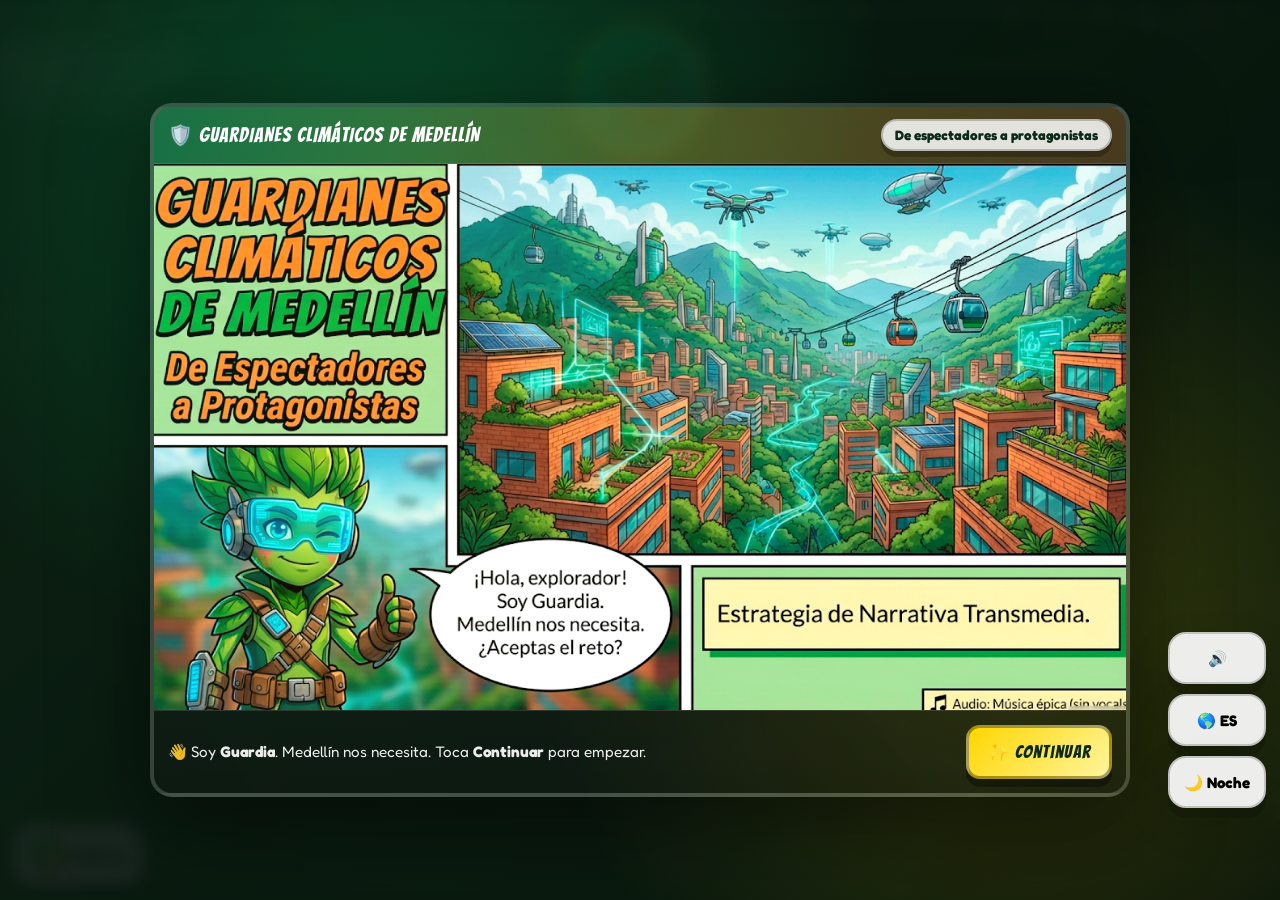
<file: index.html>
<!DOCTYPE html>
<html lang="es">
<head>
<meta charset="UTF-8" />
<meta name="viewport" content="width=device-width, initial-scale=1.0, viewport-fit=cover" />
<meta name="theme-color" content="#1a5e2a" />
<link rel="icon" href="favicon.ico" type="image/x-icon" />
<meta name="description" content="App educativa gamificada sobre causas, consecuencias y soluciones del cambio climático en Medellín." />

<title>Guardianes Climáticos de Medellín</title>
<link href="https://fonts.googleapis.com/css2?family=Bangers&family=Fredoka:wght@400;500;600;700&display=swap" rel="stylesheet">

<style>
:root{
  --verde-selva:#1a5e2a;
  --verde-claro:#4CAF50;
  --verde-neon:#00e676;
  --naranja:#FF6D00;
  --azul-cielo:#64B5F6;
  --azul-oscuro:#1565C0;
  --rojo-alerta:#EF5350;
  --amarillo:#FFD600;

  /* LIGHT */
  --fondo-base:#FFF8E1;
  --texto-base:#263238;
  --card:#ffffff;
  --card-soft:rgba(255,255,255,.92);
  --stroke:rgba(0,0,0,.18);
  --stroke-strong:#263238;

  --sombra:0 4px 20px rgba(0,0,0,.15);
  --sombra-fuerte:0 12px 44px rgba(0,0,0,.25);
  --borde-comic:3px solid var(--stroke-strong);

  /* ✅ IMÁGENES */
  --img-intro: url("./img/intro.png?v=gcfix9");
  --img-map: url("./img/map.png?v=gcfix9");
  --img-briefing: url("./img/briefing.png?v=gcfix9");
  --img-alert: url("./img/alert.png?v=gcfix9");
  --img-vision: url("./img/vision.png?v=gcfix9");
  --img-command-menu: url("./img/command.png?v=gcfix9");
  --img-causas: url("./img/causas.png?v=gcfix9");
  --img-consecuencias: url("./img/consecuencias.png?v=gcfix9");
  --img-sol: url("./img/sol.png?v=gcfix9");
  --img-cierre: url("./img/cierre.png?v=gcfix9");

  /* MOBILE SPACING (APP-LIKE) */
  --app-pad-x: 16px;
  --app-pad-y: 16px;
  --belt-h: 124px;
  --dock-gap: 10px;
}

/* DARK */
body.dark{
  --fondo-base:#0b1016;
  --texto-base:#e9f2fb;
  --card:rgba(17,24,32,.86);
  --card-soft:rgba(17,24,32,.86);
  --stroke:rgba(255,255,255,.14);
  --stroke-strong:rgba(255,255,255,.22);
  background:var(--fondo-base);
  color:var(--texto-base);
}
body.dark .speech-bubble{background:rgba(17,24,32,.92); color:var(--texto-base)}
body.dark #belt{background:rgba(17,24,32,.88); border-color:rgba(255,255,255,.14)}
body.dark .belt-btn, body.dark .belt-icon{background:rgba(17,24,32,.86); border-color:rgba(255,255,255,.18); color:var(--texto-base)}
body.dark .flow-card, body.dark .card-box{background:var(--card); border-color:rgba(255,255,255,.18)}
body.dark .flow-card p, body.dark .card-box p{color:rgba(233,242,251,.92)}
body.dark .flow-title{color:#b7f7cf}
body.dark .flow-sub{color:rgba(233,242,251,.85)}
body.dark .content-header p{color:rgba(233,242,251,.85)}
body.dark .hero .hero-caption{border-color:rgba(255,255,255,.35)}
body.dark .scene-chip{background:rgba(255,255,255,.92)}
body.dark #toast{background:rgba(0,0,0,.75)}
body.dark .mission-step{background:var(--card); border-color:rgba(255,255,255,.18)}
body.dark .choice, body.dark .tiny-choice, body.dark .commit-card{background:rgba(255,255,255,.06); color:rgba(233,242,251,.95); border-color:rgba(255,255,255,.14)}
body.dark .choice:hover, body.dark .tiny-choice:hover, body.dark .commit-card:hover{background:rgba(255,255,255,.10)}
body.dark .step-note{color:rgba(233,242,251,.82)}
body.dark .chip{background:rgba(255,255,255,.08); border-color:rgba(255,255,255,.18); color:rgba(233,242,251,.92)}
body.dark .util-btn{background:rgba(17,24,32,.88); color:rgba(233,242,251,.95); border-color:rgba(255,255,255,.18)}

/* ✅ FIX: color de fuentes legibles en modo oscuro para filas claras (vehículos) */
body.dark .vehicle-row{ color:#0b1016; }
body.dark .vehicle-row .vehicle-name{ color:#0b1016; }
body.dark .vehicle-row .tiny-choice{ color:#0b1016; }
body.dark .vehicle-row .tiny-choice.selected,
body.dark .vehicle-row .tiny-choice.correct,
body.dark .vehicle-row .tiny-choice.wrong{ color:#0b1016; }

/* BASE */
*{margin:0;padding:0;box-sizing:border-box}
html,body{min-height:100%}
html{scroll-behavior:smooth}
body{
  font-family:'Fredoka',sans-serif;
  background:var(--fondo-base);
  color:var(--texto-base);
  -webkit-tap-highlight-color: transparent;
  overscroll-behavior-y: contain;
}
.is-hidden{display:none !important}

button, .btn, .btn-start, .scene-btn, .end-btn, .belt-btn, .belt-icon, .choice, .tiny-choice, .commit-card, .seq-card{
  touch-action: manipulation;
}

/* Pantallas */
.screen{display:none !important;min-height:100dvh;animation:slideIn .6s ease-out}
.screen.active{display:block !important}
@keyframes slideIn{from{opacity:0;transform:translateY(20px)}to{opacity:1;transform:translateY(0)}}

/* Toast */
#toast{
  position:fixed;left:50%;
  bottom:calc(22px + env(safe-area-inset-bottom, 0px));
  transform:translateX(-50%) translateY(20px);
  opacity:0;pointer-events:none;z-index:2000;
  background:rgba(0,0,0,.72);color:#fff;padding:12px 16px;border-radius:14px;
  border:2px solid rgba(255,255,255,.25);box-shadow:0 14px 40px rgba(0,0,0,.25);
  font-weight:800;transition:opacity .25s ease, transform .25s ease;
  max-width:min(92vw,560px);text-align:center
}
#toast.show{opacity:1;transform:translateX(-50%) translateY(0)}

/* Loading */
#loading-screen{position:fixed;inset:0;background:linear-gradient(135deg,#1a5e2a 0%,#2E7D32 50%,#1B5E20 100%);
display:flex;flex-direction:column;align-items:center;justify-content:center;z-index:9999;
transition:opacity .8s,visibility .8s}
#loading-screen.hidden{opacity:0;visibility:hidden;pointer-events:none}
.loading-guardia{width:120px;height:120px;background:var(--verde-neon);border-radius:50%;display:flex;align-items:center;justify-content:center;font-size:60px;animation:pulse 1.5s ease-in-out infinite;border:4px solid var(--amarillo);box-shadow:0 0 40px rgba(0,230,118,.4)}
@keyframes pulse{0%,100%{transform:scale(1)}50%{transform:scale(1.15)}}
.loading-text{color:#fff;font-family:'Bangers',cursive;font-size:1.8rem;margin-top:20px;letter-spacing:2px;animation:fadeInOut 2s ease-in-out infinite}
@keyframes fadeInOut{0%,100%{opacity:.5}50%{opacity:1}}

/* Intro scene */
#intro-scene{position:fixed;inset:0;z-index:9998;display:flex;align-items:center;justify-content:center;padding:18px;
background:radial-gradient(circle at 30% 20%, rgba(0,230,118,.22), transparent 45%),
radial-gradient(circle at 80% 70%, rgba(255,214,0,.18), transparent 40%),
linear-gradient(135deg, rgba(9,25,17,.92), rgba(3,10,7,.92));
backdrop-filter: blur(8px);transition:opacity .45s ease, visibility .45s ease, transform .45s ease}
#intro-scene.hidden{opacity:0;visibility:hidden;pointer-events:none;transform:scale(.98)}
.scene-card{width:min(980px, 100%);border-radius:22px;border:4px solid rgba(255,255,255,.15);
box-shadow:0 24px 90px rgba(0,0,0,.55);background:linear-gradient(180deg, rgba(255,255,255,.10), rgba(255,255,255,.03));
overflow:hidden;position:relative}
.scene-header{display:flex;align-items:center;justify-content:space-between;padding:12px 14px;gap:10px;
background:linear-gradient(90deg, rgba(0,230,118,.25), rgba(255,214,0,.18), rgba(255,109,0,.18));
border-bottom:1px solid rgba(255,255,255,.12)}
.scene-title{display:flex;align-items:center;gap:10px;color:#fff;font-family:'Bangers',cursive;letter-spacing:1px;font-size:1.25rem}
.scene-chip{padding:6px 12px;border-radius:999px;font-weight:700;color:#0b2b18;background:rgba(255,255,255,.85);
border:2px solid rgba(0,0,0,.2);font-size:.85rem;box-shadow:0 6px 0 rgba(0,0,0,.25)}
.scene-body{position:relative;aspect-ratio: 16/9;background:#0b1f14;overflow:hidden}
.scene-body .img{width:100%;height:100%;background:center/cover no-repeat;transform:scale(1.06);
animation:kenburns 9s ease-in-out infinite alternate;filter:saturate(1.05) contrast(1.05)}
/* Fallback visual directo para imágenes críticas aunque falle JS */
[data-bg="--img-intro"]{background-image:var(--img-intro)}
[data-bg="--img-briefing"]{background-image:var(--img-briefing)}
[data-bg="--img-alert"]{background-image:var(--img-alert)}
[data-bg="--img-vision"]{background-image:var(--img-vision)}
[data-bg="--img-command-menu"]{background-image:var(--img-command-menu)}
[data-bg="--img-causas"]{background-image:var(--img-causas)}
[data-bg="--img-consecuencias"]{background-image:var(--img-consecuencias)}
[data-bg="--img-sol"]{background-image:var(--img-sol)}
@keyframes kenburns{0%{transform:scale(1.06) translate3d(-1%, -1%, 0)}100%{transform:scale(1.12) translate3d(1%, 1%, 0)}}
.scene-scanlines{position:absolute;inset:0;background:repeating-linear-gradient(to bottom,rgba(255,255,255,.05) 0px,rgba(255,255,255,.05) 1px,rgba(0,0,0,0) 3px,rgba(0,0,0,0) 6px);mix-blend-mode:overlay;opacity:.35;pointer-events:none}
.scene-glow{position:absolute;inset:-40%;background:conic-gradient(from 180deg,rgba(0,230,118,.0),rgba(0,230,118,.22),rgba(255,214,0,.18),rgba(21,101,192,.18),rgba(171,71,188,.18),rgba(0,230,118,.0));filter:blur(28px);animation:spinGlow 8s linear infinite;opacity:.55;pointer-events:none}
@keyframes spinGlow{to{transform:rotate(360deg)}}
.scene-holo-sweep{position:absolute;inset:-20%;background:linear-gradient(110deg,rgba(255,255,255,0) 0%,rgba(255,255,255,.10) 20%,rgba(0,230,118,.18) 40%,rgba(255,214,0,.12) 60%,rgba(255,255,255,0) 80%);transform:translateX(-30%);animation:holoSweep 3.8s ease-in-out infinite;opacity:.55;mix-blend-mode:screen;pointer-events:none}
@keyframes holoSweep{0%{transform:translateX(-55%) rotate(2deg)}50%{transform:translateX(10%) rotate(2deg)}100%{transform:translateX(55%) rotate(2deg)}}
.scene-footer{padding:14px;display:flex;gap:12px;align-items:center;justify-content:space-between;flex-wrap:wrap;background:rgba(0,0,0,.25);border-top:1px solid rgba(255,255,255,.12)}
.scene-footer p{color:rgba(255,255,255,.92);font-size:.95rem;line-height:1.35;max-width:720px}
.scene-btn{appearance:none;border:none;cursor:pointer;padding:14px 18px;border-radius:14px;font-family:'Bangers',cursive;
letter-spacing:1px;font-size:1.1rem;color:#0b2b18;background:linear-gradient(135deg, var(--amarillo), #fff59d);
box-shadow:0 8px 0 rgba(0,0,0,.35);border:3px solid rgba(0,0,0,.35);transition:transform .2s, box-shadow .2s}
.scene-btn:hover{transform:translateY(-2px);box-shadow:0 10px 0 rgba(0,0,0,.35)}
.scene-btn:active{transform:translateY(4px);box-shadow:0 4px 0 rgba(0,0,0,.35)}

/* Progress bar */
#progress-bar-container{position:fixed;top:0;left:0;right:0;height:6px;background:rgba(0,0,0,.10);z-index:1200}
#progress-bar{height:100%;background:linear-gradient(90deg,var(--verde-neon),var(--amarillo),var(--naranja));width:0%;
transition:width .5s ease;border-radius:0 3px 3px 0;box-shadow:0 0 10px var(--verde-neon)}

/* ✅ Belt: desktop top, mobile bottom (app-like) */
#belt{
  position:fixed;
  top:14px;left:14px;right:14px;
  z-index:1100;display:none;
  align-items:center;justify-content:space-between;gap:14px;
  padding:12px 14px;border-radius:22px;
  background:var(--card-soft);
  border:2px solid rgba(0,0,0,.12);
  box-shadow:0 14px 40px rgba(0,0,0,.18);
  backdrop-filter: blur(12px);
}
.belt-left{display:flex;align-items:center;gap:10px;overflow:auto;-webkit-overflow-scrolling:touch;scrollbar-width:none}
.belt-left::-webkit-scrollbar{display:none}
.belt-right{display:flex;align-items:center;gap:10px;flex:0 0 auto}
.belt-btn{
  appearance:none;border:none;cursor:pointer;
  display:inline-flex;align-items:center;gap:10px;
  padding:12px 18px;border-radius:18px;
  font-weight:900;font-size:1rem;
  background:rgba(255,255,255,.95);
  border:2px solid rgba(0,0,0,.18);
  box-shadow:0 6px 0 rgba(0,0,0,.10);
  transition:transform .2s, box-shadow .2s, border-color .2s, background .2s;
  white-space:nowrap;position:relative
}
.belt-btn:hover{transform:translateY(-2px);box-shadow:0 8px 0 rgba(0,0,0,.10)}
.belt-btn:active{transform:translateY(3px);box-shadow:0 4px 0 rgba(0,0,0,.10)}
.belt-btn.active{border-color:rgba(0,230,118,.95)}
.belt-btn.completed{border-color:rgba(0,230,118,.95);background:rgba(232,245,233,.9)}
.belt-btn.completed::after{
  content:"✅";position:absolute;right:-8px;top:-10px;
  width:28px;height:28px;border-radius:50%;
  display:flex;align-items:center;justify-content:center;
  background:rgba(255,255,255,.95);
  border:2px solid rgba(0,0,0,.22);
  box-shadow:0 10px 0 rgba(0,0,0,.12), 0 0 18px rgba(0,230,118,.25);
  font-size:1rem
}
@keyframes popWin{0%{transform:scale(1)}35%{transform:scale(1.12)}100%{transform:scale(1)}}
.belt-btn.just-completed{animation:popWin .45s ease-out}
.belt-brand{background:rgba(232,245,233,.9);border-color:rgba(76,175,80,.35);font-weight:900}
.belt-score{
  display:inline-flex;align-items:center;gap:8px;
  padding:12px 16px;border-radius:18px;color:#fff;
  background:rgba(26,94,42,.95);
  border:2px solid rgba(0,230,118,.65);
  font-weight:900;box-shadow:0 6px 0 rgba(0,0,0,.12);user-select:none
}
.belt-score.bump{transform:scale(1.12)}
.belt-icon{
  width:52px;height:52px;border-radius:18px;
  display:inline-flex;align-items:center;justify-content:center;
  font-size:1.15rem;background:rgba(255,255,255,.95);
  border:2px solid rgba(0,0,0,.18);box-shadow:0 6px 0 rgba(0,0,0,.10);
  cursor:pointer;transition:transform .2s, box-shadow .2s, border-color .2s
}
.belt-icon:hover{transform:translateY(-2px);box-shadow:0 8px 0 rgba(0,0,0,.10)}
.belt-icon:active{transform:translateY(3px);box-shadow:0 4px 0 rgba(0,0,0,.10)}
.belt-icon.active{border-color:rgba(0,230,118,.95)}
.belt-icon.danger{border-color:rgba(239,83,80,.55)}

/* Utility dock (floating) */
#utility-dock{
  position:fixed;
  right:14px;
  bottom:calc(92px + env(safe-area-inset-bottom, 0px));
  z-index:5000;
  display:flex;flex-direction:column;gap:10px;
}
.util-btn{
  border:none; cursor:pointer;
  padding:12px 14px; border-radius:18px;
  font-weight:900; font-size:.95rem;
  background:rgba(255,255,255,.92);
  border:2px solid rgba(0,0,0,.18);
  box-shadow:0 10px 0 rgba(0,0,0,.14), 0 18px 44px rgba(0,0,0,.14);
  backdrop-filter: blur(10px);
  transition:transform .18s ease, box-shadow .18s ease;
  display:inline-flex; align-items:center; justify-content:center; gap:8px;
  min-width:56px; min-height:52px;
}
.util-btn:hover{transform:translateY(-2px); box-shadow:0 12px 0 rgba(0,0,0,.14), 0 22px 50px rgba(0,0,0,.16)}
.util-btn:active{transform:translateY(4px); box-shadow:0 6px 0 rgba(0,0,0,.14), 0 12px 36px rgba(0,0,0,.12)}

/* Layout paddings (desktop defaults) */
.flow-screen{padding:120px 18px 98px;min-height:100dvh}
.content-screen{min-height:100dvh;padding:120px 20px 98px}

/* HOME */
#home{background:linear-gradient(170deg,#1a5e2a 0%,#2E7D32 40%,#43A047 70%,#66BB6A 100%);
min-height:100dvh;display:flex;flex-direction:column;align-items:center;justify-content:center;text-align:center;padding:20px;position:relative;overflow:hidden}
.mountains-bg{position:absolute;bottom:0;left:0;right:0;height:40%;background:linear-gradient(180deg,transparent 0%,rgba(0,0,0,.15) 100%)}
.mountain{position:absolute;bottom:0;width:0;height:0;border-left:solid transparent;border-right:solid transparent;border-bottom:solid}
.mountain-1{left:-5%;border-left-width:200px;border-right-width:200px;border-bottom-width:250px;border-bottom-color:#2E7D32;opacity:.5}
.mountain-2{left:15%;border-left-width:250px;border-right-width:250px;border-bottom-width:300px;border-bottom-color:#388E3C;opacity:.4}
.mountain-3{right:-5%;border-left-width:220px;border-right-width:220px;border-bottom-width:270px;border-bottom-color:#1B5E20;opacity:.5}
.mountain-4{right:20%;border-left-width:180px;border-right-width:180px;border-bottom-width:220px;border-bottom-color:#2E7D32;opacity:.35}
.clouds{position:absolute;top:0;left:0;right:0;height:200px;overflow:hidden;pointer-events:none}
.cloud{position:absolute;background:rgba(255,255,255,.15);border-radius:50px;animation:floatCloud linear infinite}
.cloud-1{width:200px;height:50px;top:30px;animation-duration:25s}
.cloud-2{width:150px;height:40px;top:80px;animation-duration:35s;animation-delay:-10s}
.cloud-3{width:180px;height:45px;top:50px;animation-duration:30s;animation-delay:-20s}
@keyframes floatCloud{from{transform:translateX(-250px)}to{transform:translateX(calc(100vw + 250px))}}
.floating-leaves{position:absolute;inset:0;pointer-events:none;overflow:hidden}
.leaf{position:absolute;font-size:1.5rem;animation:fallLeaf linear infinite;opacity:.4}
@keyframes fallLeaf{0%{transform:translateY(-50px) rotate(0deg);opacity:0}10%{opacity:.4}90%{opacity:.4}100%{transform:translateY(100dvh) rotate(360deg);opacity:0}}
.home-content{position:relative;z-index:2;width:min(100%,740px);max-width:740px;margin:0 auto;display:flex;flex-direction:column;align-items:center;justify-content:center;text-align:center}
.guardia-avatar{width:140px;height:140px;background:linear-gradient(135deg,var(--verde-neon),#69F0AE);border-radius:50%;margin:0 auto 18px;display:flex;
align-items:center;justify-content:center;font-size:72px;border:5px solid var(--amarillo);box-shadow:0 0 50px rgba(0,230,118,.3);animation:float 3s ease-in-out infinite}
@keyframes float{0%,100%{transform:translateY(0)}50%{transform:translateY(-12px)}}
.home-title{font-family:'Bangers',cursive;font-size:clamp(2.2rem,6vw,3.8rem);color:#fff;text-shadow:3px 3px 0 rgba(0,0,0,.35),0 0 20px rgba(0,0,0,.3);line-height:1.08;margin-bottom:8px}
.home-subtitle{font-family:'Bangers',cursive;font-size:clamp(1.1rem,3vw,1.6rem);color:var(--amarillo);text-shadow:2px 2px 0 rgba(0,0,0,.3);margin-bottom:18px}
.speech-bubble{background:#fff;border-radius:20px;padding:18px 22px;margin:0 auto 26px;max-width:560px;position:relative;border:var(--borde-comic);
font-size:1rem;color:rgba(0,0,0,.82);box-shadow:var(--sombra);line-height:1.5}
.speech-bubble::after{content:'';position:absolute;top:-15px;left:50%;transform:translateX(-50%);border-left:15px solid transparent;border-right:15px solid transparent;border-bottom:15px solid #fff}
.btn-start{
  background:linear-gradient(135deg,var(--naranja),#FF8F00);
  color:#fff;border:3px solid rgba(0,0,0,.65);
  padding:16px 40px;font-size:1.35rem;font-family:'Bangers',cursive;letter-spacing:2px;
  border-radius:50px;cursor:pointer;
  transition:all .25s;box-shadow:0 6px 0 #BF360C,var(--sombra);position:relative;top:0;
  min-height:52px;width:100%;max-width:520px;display:inline-flex;align-items:center;justify-content:center;text-align:center;
}
.btn-start:hover{top:-3px;box-shadow:0 9px 0 #BF360C,var(--sombra-fuerte)}
.btn-start:active{top:4px;box-shadow:0 2px 0 #BF360C}
.home-actions{display:flex;flex-direction:column;justify-content:center;align-items:center;gap:16px;flex-wrap:nowrap;width:min(100%,520px);margin:0 auto}
.home-actions .btn-propuesta{order:1}
.home-actions .btn-start{order:2}
.btn-propuesta{
  appearance:none;border:3px solid rgba(0,0,0,.62);cursor:pointer;
  display:inline-flex;align-items:center;justify-content:center;gap:10px;
  padding:15px 32px;border-radius:50px;
  font-family:'Bangers',cursive;font-size:1.22rem;letter-spacing:1.4px;
  color:#0d331a;background:linear-gradient(135deg,#FFD600,#FFF176);
  box-shadow:0 6px 0 #b79500,var(--sombra);position:relative;top:0;
  transition:all .25s;min-height:52px;width:100%;max-width:520px;text-align:center;text-shadow:0 1px 0 rgba(255,255,255,.65)
}
.btn-propuesta:hover{top:-3px;box-shadow:0 9px 0 #b79500,var(--sombra-fuerte)}
.btn-propuesta:active{top:4px;box-shadow:0 2px 0 #b79500}
.propuesta-modal{position:fixed;inset:0;z-index:2147483500;display:none;align-items:center;justify-content:center;padding:18px;background:rgba(3,10,7,.72);backdrop-filter:blur(8px)}
.propuesta-modal.is-open{display:flex}
.propuesta-modal-card{width:min(1120px,96vw);max-height:92dvh;overflow:auto;background:linear-gradient(180deg,rgba(255,255,255,.98),rgba(232,245,233,.98));border:4px solid #263238;border-radius:24px;box-shadow:0 24px 90px rgba(0,0,0,.45);position:relative}
.propuesta-modal-head{position:sticky;top:0;z-index:3;display:flex;align-items:center;justify-content:space-between;gap:12px;padding:14px 16px;background:linear-gradient(90deg,#1a5e2a,#43A047);border-bottom:3px solid #263238;color:#fff}
.propuesta-modal-title{font-family:'Bangers',cursive;font-size:clamp(1.35rem,4vw,2.2rem);letter-spacing:1.2px;text-shadow:2px 2px 0 rgba(0,0,0,.25)}
.propuesta-close{appearance:none;border:3px solid rgba(0,0,0,.5);cursor:pointer;width:46px;height:46px;border-radius:50%;background:#fff;color:#1a5e2a;font-size:1.35rem;font-weight:900;box-shadow:0 5px 0 rgba(0,0,0,.22);line-height:1}
.propuesta-close:hover{transform:translateY(-2px)}
.propuesta-close:active{transform:translateY(3px);box-shadow:0 2px 0 rgba(0,0,0,.22)}
.propuesta-modal-body{padding:16px}
.propuesta-section-title{margin:18px 4px 10px;font-family:'Bangers',cursive;font-size:clamp(1.15rem,3.3vw,1.75rem);letter-spacing:.8px;color:#1B5E20;text-shadow:1px 1px 0 rgba(255,255,255,.7)}
.propuesta-section-title:first-child{margin-top:0}
.propuesta-media-block{border:3px solid rgba(0,0,0,.28);border-radius:18px;overflow:hidden;background:#fff;box-shadow:0 10px 0 rgba(0,0,0,.10),0 18px 38px rgba(0,0,0,.12);margin-bottom:18px}
.propuesta-img{display:block;width:100%;height:auto}
.propuesta-video-wrap{position:relative;width:100%;aspect-ratio:16/9;border:3px solid rgba(0,0,0,.28);border-radius:18px;overflow:hidden;background:#0b1f14;box-shadow:0 10px 0 rgba(0,0,0,.10),0 18px 38px rgba(0,0,0,.12)}
.propuesta-video-wrap iframe{position:absolute;inset:0;width:100%;height:100%;border:0}
.propuesta-video-note{margin:10px 2px 0;text-align:center;font-weight:800;color:#255d2e}
.propuesta-video-note a{color:#1565C0;text-decoration:underline;text-underline-offset:3px}
body.dark .propuesta-modal-card{background:linear-gradient(180deg,rgba(17,24,32,.98),rgba(9,25,17,.98));color:var(--texto-base);border-color:rgba(255,255,255,.28)}
body.dark .propuesta-modal-head{border-bottom-color:rgba(255,255,255,.28)}
body.dark .propuesta-media-block,body.dark .propuesta-video-wrap{border-color:rgba(255,255,255,.20);background:rgba(255,255,255,.06)}
body.dark .propuesta-video-note{color:rgba(233,242,251,.88)}
body.dark .propuesta-section-title{color:#b9f6ca;text-shadow:1px 1px 0 rgba(0,0,0,.45)}

/* Cards */
.hero{max-width:1100px;margin:0 auto 18px;border-radius:22px;overflow:hidden;border:var(--borde-comic);box-shadow:0 10px 0 rgba(0,0,0,.12), var(--sombra-fuerte);position:relative;background:#0b1f14}
.hero .hero-media{width:100%;aspect-ratio:16/8;background:center/cover no-repeat;transform:scale(1.03);animation:kenburnsHero 10s ease-in-out infinite alternate;filter:saturate(1.05) contrast(1.05)}
@keyframes kenburnsHero{0%{transform:scale(1.03) translate3d(-.8%,-.6%,0)}100%{transform:scale(1.08) translate3d(.8%,.6%,0)}}
.hero::after{content:'';position:absolute;inset:0;background:radial-gradient(circle at 25% 25%, rgba(0,230,118,.22), transparent 45%),
radial-gradient(circle at 80% 70%, rgba(255,214,0,.18), transparent 40%),
repeating-linear-gradient(to bottom, rgba(255,255,255,.05) 0px, rgba(255,255,255,.05) 1px, rgba(0,0,0,0) 3px, rgba(0,0,0,0) 6px);
mix-blend-mode:overlay;opacity:.35;pointer-events:none}
.hero .hero-caption{position:absolute;left:14px;bottom:14px;padding:10px 14px;border-radius:14px;background:linear-gradient(135deg, rgba(0,0,0,.55), rgba(0,0,0,.18));
border:2px solid rgba(255,255,255,.55);color:#fff;font-weight:700;box-shadow:0 10px 0 rgba(0,0,0,.22)}
.hero .hero-caption b{font-family:'Bangers',cursive;letter-spacing:1px}

.flow-title{font-family:'Bangers',cursive;font-size:clamp(1.8rem,5vw,2.8rem);text-align:center;color:var(--verde-selva);
text-shadow:2px 2px 0 rgba(0,0,0,.08);margin-bottom:10px}
.flow-sub{max-width:920px;margin:0 auto 16px;text-align:center;color:rgba(0,0,0,.55);font-weight:600}
.flow-card{max-width:980px;margin:0 auto;background:var(--card);border-radius:22px;border:var(--borde-comic);box-shadow:var(--sombra);padding:18px 18px 22px}
.flow-card p{line-height:1.6;color:#37474F}
.flow-actions{display:flex;justify-content:center;gap:12px;flex-wrap:wrap;margin-top:14px}

.btn{display:inline-flex;align-items:center;gap:8px;padding:12px 28px;border-radius:14px;font-weight:900;font-size:1rem;cursor:pointer;transition:all .25s;border:2px solid;min-height:48px}
.btn-primary{background:var(--verde-claro);color:#fff;border-color:var(--verde-selva);box-shadow:0 4px 0 var(--verde-selva);position:relative;top:0}
.btn-primary:hover{top:-2px;box-shadow:0 6px 0 var(--verde-selva)}
.btn-primary:active{top:2px;box-shadow:0 2px 0 var(--verde-selva)}
.btn-orange{background:linear-gradient(135deg,var(--naranja),#FF8F00);color:#fff;border-color:#BF360C;box-shadow:0 4px 0 #BF360C;position:relative;top:0}
.btn-orange:hover{top:-2px;box-shadow:0 6px 0 #BF360C}
.btn-center{display:flex;justify-content:center;gap:12px;margin-top:16px;flex-wrap:wrap}
.btn-ghost{background:rgba(255,255,255,.85);border-color:rgba(0,0,0,.25);color:rgba(0,0,0,.75);box-shadow:0 4px 0 rgba(0,0,0,.12)}
body.dark .btn-ghost{background:rgba(255,255,255,.08);border-color:rgba(255,255,255,.18);color:rgba(233,242,251,.92)}
.btn[disabled]{opacity:.55;cursor:not-allowed;transform:none !important;box-shadow:none !important}

/* ✅ SOLO CAMBIO: hint con candado DENTRO del botón "Selecciona el cinturón..." */
.btn-command-info{
  display:flex;
  flex-direction:column;
  align-items:stretch;
  justify-content:center;
  gap:12px;
  padding:14px 16px;
  text-align:center;
  width:100%;
}
.btn-command-info .lock-inline{
  display:block;
  width:100%;
  padding:12px 14px;
  border-radius:999px;
  background:rgba(0,0,0,.55);
  color:#fff;
  font-weight:900;
  border:2px solid rgba(255,255,255,.25);
  box-shadow:0 8px 0 rgba(0,0,0,.24);
  backdrop-filter: blur(10px);
  line-height:1.25;
}
.btn-command-info .select-inline{
  display:block;
  font-weight:900;
  line-height:1.25;
}

/* Background themes */
.bg-causas{background:linear-gradient(180deg,#FFF3E0 0%,#FFE0B2 100%)}
.bg-consecuencias{background:linear-gradient(180deg,#E3F2FD 0%,#BBDEFB 100%)}
.bg-soluciones{background:linear-gradient(180deg,#E8F5E9 0%,#C8E6C9 100%)}
.bg-plan{background:linear-gradient(180deg,#F3E5F5 0%,#E1BEE7 100%)}
body.dark .bg-causas{background:linear-gradient(180deg,#0f141a 0%,#101c14 100%)}
body.dark .bg-consecuencias{background:linear-gradient(180deg,#0f141a 0%,#0f1820 100%)}
body.dark .bg-soluciones{background:linear-gradient(180deg,#0f141a 0%,#101c14 100%)}
body.dark .bg-plan{background:linear-gradient(180deg,#0f141a 0%,#161026 100%)}

.content-header{max-width:820px;margin:0 auto 18px;text-align:center}
.content-header h2{font-family:'Bangers',cursive;font-size:clamp(1.6rem,4vw,2.4rem);margin-bottom:10px}
.content-header p{font-size:1rem;line-height:1.5;opacity:.85}
.card-box{max-width:980px;margin:0 auto;background:var(--card);border-radius:22px;border:var(--borde-comic);box-shadow:var(--sombra);padding:18px 18px 22px}
.card-box p{line-height:1.6;color:#37474F}

/* Command menu */
.command-menu{max-width:1100px;margin:0 auto 16px;border-radius:22px;overflow:hidden;border:var(--borde-comic);
box-shadow:0 10px 0 rgba(0,0,0,.12), var(--sombra-fuerte);position:relative;background:#0b1f14}
.command-menu .menu-img{width:100%;aspect-ratio: 16/5;background:center/cover no-repeat;transform:scale(1.01);filter:saturate(1.05) contrast(1.05);pointer-events:none;user-select:none;-webkit-user-drag:none}
.command-menu::after{content:'';position:absolute;inset:0;background:radial-gradient(circle at 25% 25%, rgba(0,230,118,.20), transparent 45%),
radial-gradient(circle at 80% 70%, rgba(255,214,0,.16), transparent 40%),
repeating-linear-gradient(to bottom, rgba(255,255,255,.05) 0px, rgba(255,255,255,.05) 1px, rgba(0,0,0,0) 3px, rgba(0,0,0,0) 6px);
mix-blend-mode:overlay;opacity:.35;pointer-events:none}
.menu-hotspot{position:absolute;top:12%;height:76%;width:30%;border-radius:18px;border:3px solid transparent;background:rgba(255,255,255,0);
z-index:4;cursor:pointer;transition:transform .15s, border-color .15s, background .15s, box-shadow .15s;touch-action:manipulation}
.menu-hotspot:hover{transform:translateY(-2px);border-color:rgba(255,214,0,.85);background:rgba(255,255,255,.06)}
.menu-hotspot:active{transform:translateY(2px)}
.menu-hotspot.hs-causas{left:3%}
.menu-hotspot.hs-consecuencias{left:35%}
.menu-hotspot.hs-soluciones{left:67%}
@keyframes doneGlow{
  0%,100%{ box-shadow:0 0 0 6px rgba(0,230,118,.12), 0 0 24px rgba(0,230,118,.20); }
  50%{ box-shadow:0 0 0 12px rgba(0,230,118,.18), 0 0 46px rgba(0,230,118,.30); }
}
.menu-hotspot.done{border-color:rgba(0,230,118,.95);background:rgba(0,230,118,.08);animation:doneGlow 1.6s ease-in-out infinite}
.menu-hotspot.done::before{
  content:"COMPLETADO";position:absolute;left:10px;bottom:10px;padding:6px 10px;border-radius:999px;
  font-weight:900;font-size:.72rem;letter-spacing:.4px;color:#0b2b18;background:rgba(255,255,255,.94);
  border:2px solid rgba(0,0,0,.22);box-shadow:0 8px 0 rgba(0,0,0,.12), 0 0 18px rgba(0,230,118,.12);
  text-transform:uppercase;pointer-events:none
}
.menu-hotspot.done::after{
  content:"✅";position:absolute;right:10px;top:10px;width:34px;height:34px;border-radius:50%;
  display:flex;align-items:center;justify-content:center;background:rgba(255,255,255,.95);
  border:2px solid rgba(0,0,0,.22);box-shadow:0 10px 0 rgba(0,0,0,.12), 0 0 20px rgba(0,230,118,.18);
  pointer-events:none
}
.menu-hotspot.just-completed{animation:popWin .45s ease-out}
.plan-locked-hint{position:absolute;left:50%;bottom:10%;transform:translateX(-50%);padding:10px 16px;border-radius:999px;
z-index:5;
background:rgba(0,0,0,.55);color:#fff;font-weight:900;border:2px solid rgba(255,255,255,.25);box-shadow:0 12px 0 rgba(0,0,0,.24);
backdrop-filter: blur(10px);text-align:center;max-width:min(92%, 720px)}
.menu-plan{position:absolute;left:50%;bottom:10%;transform:translateX(-50%);padding:10px 18px;border-radius:999px;border:3px solid rgba(255,255,255,.75);
z-index:5;touch-action:manipulation;
background:linear-gradient(135deg, rgba(171,71,188,.35), rgba(21,101,192,.25));color:#fff;font-family:'Bangers',cursive;letter-spacing:1px;font-size:1.1rem;
cursor:pointer;box-shadow:0 12px 0 rgba(0,0,0,.28);backdrop-filter: blur(10px);transition:transform .2s, box-shadow .2s, border-color .2s}
.menu-plan::before{content:'';position:absolute;inset:-10px;border-radius:999px;border:2px solid rgba(206,147,216,.45);opacity:.7;animation:hsPulse 2.2s ease-in-out infinite;pointer-events:none}
@keyframes hsPulse{0%,100%{transform:scale(1);opacity:.55}50%{transform:scale(1.08);opacity:.15}}
.menu-plan:hover{transform:translateX(-50%) translateY(-2px);box-shadow:0 14px 0 rgba(0,0,0,.28);border-color:rgba(206,147,216,.95)}
.menu-plan:active{transform:translateX(-50%) translateY(4px);box-shadow:0 6px 0 rgba(0,0,0,.28)}
.menu-hotspot.hs-plan{position:absolute;left:32%;width:36%;top:62%;height:30%;border-radius:18px;border:3px solid transparent;background:rgba(255,255,255,0);z-index:5}
.appear{animation:riseFade .5s ease-out}
@keyframes riseFade{from{opacity:0;transform:translateX(-50%) translateY(10px) scale(.98)}to{opacity:1;transform:translateX(-50%) translateY(0) scale(1)}}

/* Missions */
.mission-wrap{max-width:980px;margin:0 auto;display:flex;flex-direction:column;gap:14px}
.mission-step{background:var(--card);border-radius:22px;border:var(--borde-comic);box-shadow:var(--sombra);padding:16px}
.step-head{display:flex;align-items:center;justify-content:space-between;gap:10px;flex-wrap:wrap}
.step-head h3{font-family:'Bangers',cursive;letter-spacing:.6px;font-size:1.35rem}
.chip{padding:8px 12px;border-radius:999px;font-weight:900;font-size:.85rem;border:2px solid rgba(0,0,0,.18);background:rgba(255,255,255,.75)}
.chip.done{border-color:rgba(0,230,118,.85); background:rgba(232,245,233,.85)}
.step-note{margin-top:8px;line-height:1.55;color:#37474F;font-weight:600}
.choice-grid{display:grid;grid-template-columns:repeat(auto-fit, minmax(170px,1fr));gap:10px;margin-top:12px}
.choice{
  border:2px solid rgba(0,0,0,.18);
  border-radius:18px;
  padding:14px 12px;
  cursor:pointer;
  background:rgba(255,255,255,.92);
  font-weight:900;
  text-align:left;
  transition:transform .14s, border-color .14s, background .14s;
  display:flex;gap:10px;align-items:flex-start;
  min-height:56px;
}
.choice:hover{transform:translateY(-2px)}
.choice .emoji{font-size:1.3rem;line-height:1}
.choice.selected{border-color:rgba(255,214,0,.95); background:rgba(255,253,231,.95)}
.choice.correct{border-color:rgba(0,230,118,.95); background:rgba(232,245,233,.92)}
.choice.wrong{border-color:rgba(239,83,80,.95); background:rgba(255,235,238,.92)}
.tiny-row{display:flex;flex-direction:column;gap:10px;margin-top:12px}
.vehicle-row{
  display:flex;align-items:center;justify-content:space-between;gap:10px;flex-wrap:wrap;
  border:2px solid rgba(0,0,0,.14); border-radius:18px; padding:12px;
  background:rgba(255,255,255,.78);
}
.vehicle-left{display:flex;align-items:center;gap:10px}
.vehicle-ico{font-size:1.6rem}
.vehicle-name{font-weight:900}
.level-choices{display:flex;gap:8px;flex-wrap:wrap}
.tiny-choice{
  border:2px solid rgba(0,0,0,.18);
  background:rgba(255,255,255,.92);
  border-radius:999px;
  padding:10px 12px;
  cursor:pointer;
  font-weight:900;
  transition:transform .14s, background .14s, border-color .14s;
  min-height:44px;
}
.tiny-choice:hover{transform:translateY(-1px)}
.tiny-choice.selected{border-color:rgba(255,214,0,.95); background:rgba(255,253,231,.95)}
.tiny-choice.correct{border-color:rgba(0,230,118,.95); background:rgba(232,245,233,.92)}
.tiny-choice.wrong{border-color:rgba(239,83,80,.95); background:rgba(255,235,238,.92)}
.vehicle-row-drag{align-items:stretch}
.drag-sim{display:flex;flex-direction:column;gap:8px;flex:1;min-width:min(100%,320px);position:relative}
.drag-instruction{font-size:.92rem;font-weight:800;color:rgba(0,0,0,.7)}
.drag-guide{display:grid;grid-template-columns:auto minmax(0,1fr) auto;gap:8px;align-items:center}
.drag-arrow{
  position:relative;
  z-index:6;
  pointer-events:auto;
  display:flex;
  align-items:center;
  justify-content:center;
  min-width:34px;
  min-height:72px;
  border-radius:16px;
  background:rgba(255,255,255,.88);
  border:2px solid rgba(0,0,0,.12);
  font-size:1.25rem;
  box-shadow:0 4px 0 rgba(0,0,0,.08);
  user-select:none;
  cursor:pointer;
  touch-action:manipulation;
}
.drag-arrow:focus-visible{outline:3px solid rgba(255,214,0,.95);outline-offset:2px}
.drag-arrow.left{animation:dragArrowLeft 1.4s ease-in-out infinite}
.drag-arrow.right{animation:dragArrowRight 1.4s ease-in-out infinite}
.drag-track{
  position:relative;
  display:grid;
  grid-template-columns:repeat(3,minmax(78px,1fr));
  gap:8px;
  align-items:end;
  background:linear-gradient(180deg,rgba(255,255,255,.92),rgba(255,248,225,.78));
  border:3px dashed rgba(255,179,0,.45);
  border-radius:20px;
  padding:64px 8px 10px;
  min-height:126px;
  overflow:hidden;
  box-shadow:inset 0 -12px 0 rgba(255,193,7,.10);
}
.drag-track::after{
  content:"";
  position:absolute;
  left:18px;
  right:18px;
  top:44px;
  height:10px;
  border-radius:999px;
  background:repeating-linear-gradient(90deg,rgba(255,193,7,.24) 0 18px, rgba(255,193,7,.06) 18px 32px);
  pointer-events:none;
}
.drag-track.drag-active{border-style:solid; box-shadow:inset 0 0 0 2px rgba(255,214,0,.2), 0 0 0 3px rgba(255,214,0,.12)}
.drag-lane-label{
  position:absolute;
  top:10px;
  left:50%;
  transform:translateX(-50%);
  background:rgba(255,255,255,.96);
  border:2px solid rgba(255,179,0,.32);
  border-radius:999px;
  padding:4px 10px;
  font-size:.82rem;
  font-weight:900;
  color:rgba(0,0,0,.72);
  z-index:1;
  white-space:nowrap;
  pointer-events:none;
}
.drag-hand{
  position:absolute;
  top:22px;
  left:14px;
  font-size:1.25rem;
  z-index:3;
  pointer-events:none;
  filter:drop-shadow(0 2px 0 rgba(0,0,0,.12));
  animation:dragHandCue 1.9s ease-in-out infinite;
}
.drag-sim.guide-hidden .drag-hand,
.drag-sim.guide-hidden .drag-arrow,
.drag-sim.guide-hidden .drag-lane-label{opacity:.18}
.drag-sim.guide-hidden .drag-hand{animation:none}
.drag-lane{
  position:relative;
  z-index:5;
  pointer-events:auto;
  min-height:56px;
  border:2px solid rgba(0,0,0,.15);
  border-radius:14px;
  background:rgba(255,255,255,.94);
  font-weight:900;
  cursor:pointer;
  transition:transform .14s, border-color .14s, background .14s;
}
.drag-lane:hover{transform:translateY(-1px)}
.drag-lane.selected{border-color:rgba(255,214,0,.95); background:rgba(255,253,231,.95)}
.drag-lane.preview{border-color:rgba(255,152,0,.65); background:rgba(255,243,224,.95)}
.drag-lane.correct{border-color:rgba(0,230,118,.95); background:rgba(232,245,233,.92)}
.drag-lane.wrong{border-color:rgba(239,83,80,.95); background:rgba(255,235,238,.92)}
.drag-bus{
  position:absolute;
  pointer-events:auto;
  top:10px;
  left:8px;
  width:66px;
  min-height:42px;
  border:2px solid rgba(0,0,0,.2);
  border-radius:999px;
  background:linear-gradient(135deg,#FFE082,#FFB300);
  font-size:1.45rem;
  display:flex;
  align-items:center;
  justify-content:center;
  box-shadow:0 6px 0 rgba(0,0,0,.14);
  cursor:grab;
  touch-action:none;
  user-select:none;
  transition:left .2s ease, transform .12s ease, box-shadow .12s ease;
  z-index:2;
}
.drag-bus.no-anim{transition:none}
.drag-bus.dragging{cursor:grabbing; transform:scale(1.06); box-shadow:0 8px 0 rgba(0,0,0,.14)}
.drag-bus.idle{animation:busNudge 1.8s ease-in-out infinite}
.drag-track.success-flash{animation:busTrackFlash .7s ease}
.drag-lane.success-hit{animation:busLaneSuccess .7s ease}
.drag-bus.success-hop{animation:busSuccessHop .7s ease}
@keyframes busNudge{0%,100%{transform:translateX(0)}35%{transform:translateX(8px)}70%{transform:translateX(0)}}
@keyframes busTrackFlash{0%{box-shadow:inset 0 0 0 0 rgba(0,230,118,0)}35%{box-shadow:inset 0 0 0 4px rgba(0,230,118,.28)}100%{box-shadow:inset 0 0 0 0 rgba(0,230,118,0)}}
@keyframes busLaneSuccess{0%{transform:scale(1); border-color:rgba(0,230,118,.65)}35%{transform:scale(1.03); border-color:rgba(0,230,118,.98); background:rgba(232,245,233,.98)}100%{transform:scale(1); border-color:rgba(0,230,118,.78)}}
@keyframes busSuccessHop{0%{transform:translateY(0) scale(1)}30%{transform:translateY(-8px) scale(1.06)}60%{transform:translateY(0) scale(1.03)}100%{transform:translateY(0) scale(1)}}
@keyframes dragArrowLeft{0%,100%{transform:translateX(0)}50%{transform:translateX(-4px)}}
@keyframes dragArrowRight{0%,100%{transform:translateX(0)}50%{transform:translateX(4px)}}
@keyframes dragHandCue{0%,100%{transform:translateX(0) rotate(0deg);opacity:.95}45%{transform:translateX(88px) rotate(-10deg);opacity:1}85%{transform:translateX(0) rotate(0deg);opacity:.9}}
body.dark .drag-instruction{color:#0b1016}
body.dark .drag-track{background:rgba(255,255,255,.84)}
body.dark .drag-lane{color:#0b1016}
body.dark .drag-bus{color:#0b1016}

.seq-grid{display:grid;grid-template-columns:repeat(auto-fit,minmax(190px,1fr));gap:10px;margin-top:12px}
.seq-card{
  border:2px solid rgba(0,0,0,.18);
  border-radius:18px;
  padding:14px 12px;
  background:rgba(255,255,255,.92);
  cursor:pointer;
  font-weight:900;
  transition:transform .14s, border-color .14s, background .14s;
  display:flex;align-items:flex-start;gap:10px;
  min-height:58px;
}
.seq-card:hover{transform:translateY(-2px)}
.seq-card.done{border-color:rgba(0,230,118,.95); background:rgba(232,245,233,.92); cursor:default}
.seq-card.selected{border-color:var(--blue); box-shadow:0 0 0 4px rgba(14,165,233,.18); transform:translateY(-2px) scale(1.01)}
.seq-card.dragging{opacity:.72; transform:scale(.98)}
.seq-card.drop-target{border-color:var(--yellow); box-shadow:0 0 0 4px rgba(255,193,7,.18)}
.seq-card .seq-handle{font-size:1.1rem; line-height:1}
.seq-card .seq-text{flex:1}
.seq-progress{margin-top:10px;font-weight:900}
.seq-progress b{font-family:'Bangers',cursive;letter-spacing:.6px}

.commit-kit-wrap{margin-top:12px;padding:14px;border-radius:22px;border:2px dashed rgba(21,101,192,.25);background:rgba(255,255,255,.58)}
body.dark .commit-kit-wrap{background:rgba(255,255,255,.04);border-color:rgba(144,202,249,.25)}
.commit-kit-head{display:flex;justify-content:space-between;align-items:center;gap:10px;flex-wrap:wrap}
.commit-kit-title{font-family:'Bangers',cursive;font-size:1.3rem;letter-spacing:.5px;color:var(--azul-profundo)}
body.dark .commit-kit-title{color:#90CAF9}
.commit-kit-help{font-weight:800;font-size:.96rem;opacity:.88}
.commit-dropzone{display:grid;grid-template-columns:repeat(3,minmax(0,1fr));gap:10px;margin-top:12px}
.commit-slot{border:2px dashed rgba(0,0,0,.18);border-radius:18px;min-height:88px;background:rgba(255,255,255,.82);padding:10px;display:flex;flex-direction:column;align-items:center;justify-content:center;text-align:center;gap:4px;font-weight:900;transition:transform .14s,border-color .14s,background .14s,box-shadow .14s}
.commit-slot.is-empty{color:rgba(11,26,43,.72)}
.commit-slot.has-card{border-style:solid;border-color:rgba(0,230,118,.65);background:rgba(232,245,233,.95)}
.commit-slot.drag-over{transform:translateY(-2px);border-color:rgba(255,214,0,.95);box-shadow:0 10px 24px rgba(21,101,192,.12)}
.commit-slot .slot-emoji{font-size:1.35rem;line-height:1}
.commit-slot .slot-remove{font-size:.78rem;font-weight:800;opacity:.72}
body.dark .commit-slot{background:rgba(255,255,255,.06);border-color:rgba(255,255,255,.18);color:rgba(233,242,251,.95)}
body.dark .commit-slot.is-empty{color:rgba(233,242,251,.76)}
body.dark .commit-slot.has-card{background:rgba(0,230,118,.14)}
.commit-grid{display:grid;grid-template-columns:repeat(auto-fit,minmax(190px,1fr));gap:10px;margin-top:12px}
.commit-card{
  border:2px solid rgba(0,0,0,.18);
  border-radius:18px;
  padding:14px 12px;
  background:rgba(255,255,255,.92);
  cursor:pointer;
  font-weight:900;
  transition:transform .14s, border-color .14s, background .14s, opacity .14s;
  display:flex;gap:10px;align-items:flex-start;
  min-height:58px;
}
.commit-card .commit-handle{font-size:1.02rem;line-height:1;opacity:.72}
.commit-card .commit-emoji{font-size:1.15rem;line-height:1.1}
.commit-card:hover{transform:translateY(-2px)}
.commit-card.selected{border-color:rgba(255,214,0,.95); background:rgba(255,253,231,.95); box-shadow:0 10px 18px rgba(255,214,0,.15)}
.commit-card.done{border-color:rgba(0,230,118,.95); background:rgba(232,245,233,.92); cursor:default}
.commit-card.is-dragging{opacity:.55;transform:scale(.98)}

.mission-footer{display:flex;align-items:center;justify-content:space-between;gap:12px;flex-wrap:wrap;margin-top:14px}
.mission-meter{font-weight:900;padding:10px 12px;border-radius:16px;background:rgba(0,0,0,.06);border:2px solid rgba(0,0,0,.12)}
body.dark .mission-meter{background:rgba(255,255,255,.06); border-color:rgba(255,255,255,.14)}
.small-actions{display:flex;gap:10px;flex-wrap:wrap}

/* Cierre */
#cierre{
  background:linear-gradient(170deg, rgba(21,101,192,.75) 0%, rgba(66,165,245,.65) 50%, rgba(144,202,249,.55) 100%),
    center/cover no-repeat;
  min-height:100dvh;position:relative;overflow:hidden;
  padding:50px 20px 70px;
  display:flex;align-items:center;justify-content:center;
}
#cierre::after{content:"";position:absolute;inset:0;background:linear-gradient(180deg, rgba(0,0,0,.18), rgba(0,0,0,.48));pointer-events:none}
.cierre-wrap{position:relative;z-index:2;color:#fff;max-width:1100px;width:100%;text-align:center}
.cierre-title{font-family:'Bangers',cursive;font-size:clamp(2.1rem,5vw,3.2rem);margin-bottom:10px;letter-spacing:1px;text-shadow:3px 3px 0 rgba(0,0,0,.35)}
.cierre-sub{font-size:1.1rem;line-height:1.6;opacity:.98;margin-bottom:26px;text-shadow:2px 2px 0 rgba(0,0,0,.25)}
.end-actions{display:flex;gap:18px;justify-content:center;flex-wrap:wrap;margin-top:10px}
.end-btn{
  border:none;cursor:pointer;min-width:min(360px, 92vw);
  padding:18px 22px;border-radius:26px;
  font-family:'Fredoka',sans-serif;font-weight:900;font-size:1.35rem;
  display:inline-flex;align-items:center;justify-content:center;gap:12px;
  border:4px solid rgba(0,0,0,.65);
  box-shadow:0 10px 0 rgba(0,0,0,.35), 0 18px 55px rgba(0,0,0,.25);
  transition:transform .18s ease, box-shadow .18s ease;
  min-height:56px;
}
.end-btn:hover{transform:translateY(-2px);box-shadow:0 12px 0 rgba(0,0,0,.35), 0 22px 60px rgba(0,0,0,.28)}
.end-btn:active{transform:translateY(4px);box-shadow:0 6px 0 rgba(0,0,0,.35), 0 12px 40px rgba(0,0,0,.22)}
.end-btn.green{background:linear-gradient(135deg, #43A047, #66BB6A);color:#fff}
.end-btn.green2{background:linear-gradient(135deg, #2E7D32, #66BB6A);color:#fff}
.end-btn.orange{background:linear-gradient(135deg, #FF6D00, #FF8F00);color:#fff}

/* ================================
   ✅ MOBILE-FIRST APP RESPONSIVE
   ================================ */
@media (max-width: 820px){
  :root{
    --app-pad-x: 14px;
    --app-pad-y: 14px;
    --belt-h: 138px;
  }

  /* Belt to bottom (like mobile app tab bar) */
  #belt{
    top:auto;
    bottom:calc(10px + env(safe-area-inset-bottom, 0px));
    left:10px; right:10px;
    padding:10px;
    border-radius:22px;
    flex-direction:column;
    gap:10px;
  }
  .belt-left, .belt-right{
    width:100%;
    justify-content:flex-start;
    gap:8px;
  }
  .belt-right{
    justify-content:space-between;
  }
  .belt-btn{
    padding:10px 12px;
    font-size:.92rem;
    border-radius:16px;
    min-height:46px;
  }
  .belt-score{
    padding:10px 12px;
    border-radius:16px;
  }
  .belt-icon{
    width:46px;height:46px;border-radius:16px;
  }

  /* ✅ FIX RESPONSIVE CINTURÓN (imagen del command): mantener proporción correcta para que no se recorte */
  .command-menu .menu-img{
    aspect-ratio: 16/5; /* antes 16/9 */
  }

  /* ✅ Utility dock: en pantallas SIN cinturón visible, baja para no tapar el “cinturón” (command) */
  #utility-dock{
    right:10px;
    bottom:calc(10px + env(safe-area-inset-bottom, 0px)); /* antes: + var(--belt-h) */
    gap:10px;
  }
  /* Cuando el cinturón SÍ está visible (misiones), súbelo por encima del cinturón */
  body.belt-on #utility-dock{
    bottom:calc(10px + env(safe-area-inset-bottom, 0px) + var(--belt-h));
  }

  .util-btn{border-radius:16px; min-width:54px; min-height:48px; padding:10px 12px}

  /* Content padding: allow space for bottom belt */
  .flow-screen{
    padding:
      calc(72px + env(safe-area-inset-top, 0px))
      var(--app-pad-x)
      calc(26px + env(safe-area-inset-bottom, 0px) + var(--belt-h));
  }
  .content-screen{
    padding:
      calc(72px + env(safe-area-inset-top, 0px))
      var(--app-pad-x)
      calc(38px + env(safe-area-inset-bottom, 0px) + var(--belt-h));
  }

  /* Home: more compact */
  #home{padding:18px}
  .guardia-avatar{width:120px;height:120px;font-size:60px;margin-bottom:14px}
  .speech-bubble{padding:16px 18px;font-size:1rem;border-radius:18px}
  .home-actions{width:100%;flex-direction:column;gap:12px}
  .btn-start,.btn-propuesta{width:100%;max-width:520px;padding:16px 18px;font-size:1.25rem}
  .propuesta-modal{padding:10px}
  .propuesta-modal-card{max-height:94dvh;border-radius:18px}
  .propuesta-modal-body{padding:12px}

  /* Intro scene card full width */
  .scene-card{border-radius:18px}
  .scene-body{aspect-ratio: 9/14}

  /* Hero on mobile more vertical */
  .hero{border-radius:18px}
  .hero .hero-media{aspect-ratio: 16/11}
  .hero .hero-caption{left:10px;bottom:10px;padding:8px 10px;border-radius:12px;font-size:.9rem}

  /* Buttons full width where makes sense */
  .flow-actions .btn{width:100%;max-width:520px;justify-content:center}
  .btn-center .btn{width:100%;max-width:520px;justify-content:center}

  /* Cards: reduce padding */
  .flow-card, .card-box, .mission-step{border-radius:18px;padding:14px}
  .flow-sub{padding:0 6px}
  .content-header{padding:0 6px}

  /* Grid to single-column feel */
  .choice-grid{grid-template-columns:1fr}
  .seq-grid{grid-template-columns:1fr}
  .commit-dropzone{grid-template-columns:1fr}
  .commit-grid{grid-template-columns:1fr}

  /* End screen buttons */
  .end-btn{min-width:92vw; max-width:540px; font-size:1.15rem; padding:16px 18px; border-radius:22px}
}

/* Small phones */
@media (max-width: 380px){
  .belt-btn{font-size:.86rem}
  .home-title{font-size:2.2rem}
  .flow-title{font-size:2rem}
}

/* Reduced motion */
@media (prefers-reduced-motion: reduce){
  *{animation:none !important; transition:none !important}
  html{scroll-behavior:auto}
}

/* === Plan Guardián mejorado === */
.plan-builder{display:grid;gap:16px;margin-top:14px}
.plan-builder.is-hidden{display:none}
.plan-intro{background:linear-gradient(135deg,rgba(76,175,80,.14),rgba(255,241,118,.25));border:2px dashed rgba(46,125,50,.35);border-radius:18px;padding:14px 16px;color:#234;font-weight:800;line-height:1.45}
body.dark .plan-intro{color:#eef7ee;background:linear-gradient(135deg,rgba(76,175,80,.12),rgba(255,241,118,.12));border-color:rgba(129,199,132,.45)}
.plan-form-grid{display:grid;gap:16px}
.plan-problem-box,.plan-photo-panel,.plan-ready-box{background:#fff;border:2px solid rgba(124,77,255,.14);border-radius:22px;padding:16px;box-shadow:0 10px 24px rgba(0,0,0,.08)}
body.dark .plan-problem-box,body.dark .plan-photo-panel,body.dark .plan-ready-box{background:rgba(17,24,39,.9);border-color:rgba(186,104,200,.28);box-shadow:none}
.plan-field-label{display:block;margin:0 0 8px;font-weight:900;color:#4A148C}
body.dark .plan-field-label{color:#e8c9ff}
.plan-help{font-size:.94rem;opacity:.84;line-height:1.4;margin-top:6px}
.plan-field{width:100%;border:2px solid rgba(124,77,255,.18);border-radius:16px;padding:12px 14px;font:inherit;background:#fff;color:#1f2937;transition:border-color .2s, box-shadow .2s}
.plan-field:focus{outline:none;border-color:#7C4DFF;box-shadow:0 0 0 4px rgba(124,77,255,.12)}
body.dark .plan-field{background:#0f172a;color:#f8fafc;border-color:rgba(186,104,200,.35)}
.plan-field[disabled],.plan-field[readonly]{opacity:.78;cursor:not-allowed}
.plan-actions-grid{display:grid;grid-template-columns:repeat(3,minmax(0,1fr));gap:14px}
.plan-action-card{background:linear-gradient(180deg,#ffffff 0%,#f7f2ff 100%);border:2px solid rgba(124,77,255,.12);border-radius:22px;padding:14px;box-shadow:0 8px 16px rgba(124,77,255,.08)}
body.dark .plan-action-card{background:linear-gradient(180deg,rgba(30,41,59,.92) 0%,rgba(17,24,39,.96) 100%);border-color:rgba(186,104,200,.22);box-shadow:none}
.plan-action-title{display:flex;align-items:center;gap:10px;margin:0 0 10px;font-size:1rem;font-weight:900;color:#311B92}
body.dark .plan-action-title{color:#f1ddff}
.plan-action-badge{display:inline-flex;align-items:center;justify-content:center;width:34px;height:34px;border-radius:999px;background:linear-gradient(135deg,#7C4DFF,#BA68C8);color:#fff;font-weight:900;box-shadow:0 8px 18px rgba(124,77,255,.22)}
.plan-photo-panel{display:grid;gap:12px}
.plan-photo-head{display:flex;justify-content:space-between;align-items:center;gap:12px;flex-wrap:wrap}
.plan-photo-title{font-weight:900;color:#1B5E20}
body.dark .plan-photo-title{color:#c4f2cb}
.plan-photo-preview{min-height:220px;border:2px dashed rgba(27,94,32,.28);border-radius:22px;display:grid;place-items:center;background:linear-gradient(180deg,rgba(232,245,233,.95),rgba(241,248,233,.95));overflow:hidden;position:relative}
body.dark .plan-photo-preview{background:linear-gradient(180deg,rgba(22,33,24,.92),rgba(18,28,22,.98));border-color:rgba(129,199,132,.32)}
.plan-photo-preview img{display:block;width:100%;height:100%;max-height:320px;object-fit:cover}
.plan-photo-placeholder{display:grid;gap:10px;justify-items:center;text-align:center;padding:18px;color:#2e5f32;font-weight:800}
body.dark .plan-photo-placeholder{color:#d8f5dc}
.plan-photo-placeholder .emoji{font-size:2.2rem}
.plan-photo-meta{font-size:.95rem;font-weight:700;color:#2e7d32}
body.dark .plan-photo-meta{color:#b9f6ca}
.gc-camera-overlay{position:fixed;inset:0;z-index:2147483600;background:rgba(3,12,24,.86);display:flex;align-items:center;justify-content:center;padding:18px;backdrop-filter:blur(8px)}
.gc-camera-panel{width:min(760px,100%);max-height:calc(100vh - 36px);overflow:auto;background:#fff;border-radius:24px;padding:18px;box-shadow:0 28px 90px rgba(0,0,0,.48);border:3px solid rgba(0,194,255,.34)}
body.dark .gc-camera-panel{background:#101923;color:#f5fbff;border-color:rgba(38,198,218,.42)}
.gc-camera-head{display:flex;justify-content:space-between;align-items:flex-start;gap:14px;margin-bottom:12px}
.gc-camera-title{font-size:1.25rem;font-weight:950;color:#0d4771}
body.dark .gc-camera-title{color:#bcecff}
.gc-camera-close{border:0;background:#eef5fb;color:#18364e;border-radius:14px;width:44px;height:44px;font-size:1.25rem;font-weight:950;cursor:pointer;flex:0 0 auto}
body.dark .gc-camera-close{background:#243342;color:#fff}
.gc-camera-stage{position:relative;border-radius:20px;overflow:hidden;background:#07121d;min-height:260px;display:grid;place-items:center}
.gc-camera-video{display:block;width:100%;max-height:58vh;object-fit:contain;background:#07121d}
.gc-camera-status{position:absolute;left:12px;right:12px;bottom:12px;padding:10px 12px;border-radius:14px;background:rgba(0,0,0,.68);color:#fff;font-weight:850;text-align:center;line-height:1.35}
.gc-camera-actions{display:flex;gap:10px;justify-content:center;flex-wrap:wrap;margin-top:14px}
.gc-camera-actions .btn{min-width:170px}
.gc-camera-actions a.btn{text-decoration:none}
.gc-camera-help{margin:12px 2px 0;color:#42627d;font-weight:750;line-height:1.4;text-align:center}
body.dark .gc-camera-help{color:#bed4e4}
@media(max-width:640px){.gc-camera-overlay{padding:8px}.gc-camera-panel{padding:12px;border-radius:18px;max-height:calc(100vh - 16px)}.gc-camera-stage{min-height:220px}.gc-camera-actions{display:grid;grid-template-columns:1fr}.gc-camera-actions .btn{width:100%;min-width:0}}
.plan-ready-box{display:grid;gap:12px}
.plan-ready-meter{padding:12px 14px;border-radius:16px;background:linear-gradient(135deg,rgba(255,214,0,.18),rgba(255,167,38,.22));font-weight:900;color:#7a4a00}
body.dark .plan-ready-meter{background:linear-gradient(135deg,rgba(255,214,0,.14),rgba(255,167,38,.16));color:#ffe082}
.plan-summary{display:grid;gap:10px}
.plan-summary-card{background:rgba(124,77,255,.07);border:1px solid rgba(124,77,255,.16);border-radius:18px;padding:12px 14px}
body.dark .plan-summary-card{background:rgba(124,77,255,.12);border-color:rgba(186,104,200,.24)}
.plan-summary-title{font-weight:900;color:#311B92;margin-bottom:4px}
body.dark .plan-summary-title{color:#f2d7ff}
.plan-summary-list{display:grid;gap:8px;margin:8px 0 0;padding:0;list-style:none}
.plan-summary-list li{padding:10px 12px;border-radius:14px;background:rgba(255,255,255,.7)}
body.dark .plan-summary-list li{background:rgba(15,23,42,.7)}
.plan-summary-empty{opacity:.8;font-weight:700}
.final-plan-card{margin-top:16px;background:rgba(255,255,255,.14);border:1px solid rgba(255,255,255,.22);border-radius:22px;padding:14px 16px;text-align:left;backdrop-filter:blur(8px)}
.final-plan-actions{display:flex;gap:10px;flex-wrap:wrap;justify-content:flex-start;margin-top:14px}
.pdf-email-note{margin-top:10px;padding:9px 12px;border-radius:14px;background:rgba(38,198,218,.12);border:1px solid rgba(38,198,218,.28);font-size:.9rem;font-weight:800;line-height:1.35}
.final-plan-photo-wrap{margin-top:12px}
.final-plan-photo{display:block;max-width:min(100%,340px);max-height:260px;border-radius:18px;border:2px solid rgba(255,255,255,.28);box-shadow:0 12px 28px rgba(0,0,0,.18);object-fit:cover;background:rgba(255,255,255,.08)}
.final-plan-title{font-weight:900;margin-bottom:8px}
.final-plan-summary{display:grid;gap:10px;font-weight:700}
.final-plan-summary ul{margin:0;padding-left:18px}
.final-plan-summary li{margin:4px 0}
.final-cert-card{margin-top:16px;background:rgba(255,255,255,.16);border:1px solid rgba(255,255,255,.24);border-radius:24px;padding:14px 16px;text-align:left;backdrop-filter:blur(8px)}
.final-cert-title{font-weight:900;margin-bottom:10px}
.final-cert-preview{display:grid;gap:12px}
.cert-sheet{background:linear-gradient(135deg,rgba(255,255,255,.96),rgba(243,248,255,.96));border:3px solid rgba(255,214,0,.75);border-radius:24px;padding:18px;box-shadow:0 16px 36px rgba(0,0,0,.16);color:#15304b;text-align:center;position:relative;overflow:hidden}
.cert-sheet::before,.cert-sheet::after{content:"";position:absolute;inset:10px;border:1px dashed rgba(21,48,75,.18);border-radius:18px;pointer-events:none}
.cert-chip{display:inline-flex;align-items:center;justify-content:center;padding:6px 12px;border-radius:999px;background:linear-gradient(135deg,#7C4DFF,#26C6DA);color:#fff;font-size:.78rem;font-weight:900;letter-spacing:.06em;text-transform:uppercase;margin-bottom:10px}
.cert-main-title{font-size:clamp(1.3rem,2vw,1.8rem);font-weight:1000;color:#254f7a;margin:0}
.cert-awarded{margin-top:8px;font-weight:800;color:#4a5f78}
.cert-name{font-size:clamp(1.8rem,4vw,2.6rem);font-weight:1000;line-height:1.08;color:#1c3555;margin:8px 0 10px}
.cert-text{max-width:700px;margin:0 auto;line-height:1.55;font-weight:700;color:#35506d}
.cert-problem{margin-top:12px;padding:12px 14px;border-radius:18px;background:rgba(124,77,255,.08);font-weight:800}
.cert-meta{display:flex;gap:10px;flex-wrap:wrap;justify-content:center;margin-top:12px}
.cert-meta-item{padding:10px 12px;border-radius:14px;background:#fff;border:1px solid rgba(21,48,75,.1);font-weight:900;color:#24496e;min-width:160px}
.cert-sign{margin-top:14px;font-weight:900;color:#2b587f}
body.dark .cert-sheet{background:linear-gradient(135deg,rgba(248,250,252,.98),rgba(230,238,247,.98));color:#15304b}
.plan-form-grid.is-complete .plan-action-card,.plan-form-grid.is-complete .plan-problem-box,.plan-form-grid.is-complete .plan-photo-panel{box-shadow:0 0 0 2px rgba(76,175,80,.12),0 12px 26px rgba(76,175,80,.08)}
@media (max-width: 920px){.plan-actions-grid{grid-template-columns:1fr}.plan-photo-preview{min-height:190px}}


/* === Responsive mobile app polish pack === */
html,body{max-width:100%;overflow-x:hidden}
img,svg,canvas,video{max-width:100%;height:auto}
input,textarea,select,button{font:inherit}
@media (max-width: 640px){
  :root{--app-pad-x:12px;--app-pad-y:12px;--belt-h:120px;--dock-gap:8px}
  body{font-size:16px}
  #intro-scene{padding:12px}
  .home-content,.flow-card,.card-box,.mission-wrap,.content-header,.cierre-wrap{width:100%}
  .scene-card,.flow-card,.card-box,.mission-step,.plan-problem-box,.plan-photo-panel,.plan-ready-box,.plan-action-card,.final-plan-card,.final-cert-card,.hero,.command-menu{border-radius:18px}
  .scene-header,.scene-footer,.step-head,.mission-footer,.plan-photo-head,.final-plan-actions,.end-actions{flex-direction:column;align-items:stretch}
  .scene-title{font-size:1.05rem;line-height:1.15}
  .scene-chip{align-self:flex-start;font-size:.76rem;padding:6px 10px}
  .scene-footer p{max-width:none}
  .scene-btn,.btn,.btn-start,.btn-propuesta,.end-btn{width:100%;justify-content:center}
  .hero .hero-caption{position:static;margin:10px;border-radius:14px;box-shadow:none}
  .flow-title{font-size:2rem}
  .flow-sub,.content-header p,.step-note,.plan-help,.drag-instruction{font-size:.95rem}
  .content-header{margin-bottom:14px}
  .card-box,.flow-card,.mission-step{padding:14px}
  .menu-hotspot{top:10%;height:58%;border-radius:16px}
  .menu-hotspot.done::before{left:8px;right:8px;bottom:8px;font-size:.64rem;padding:6px 8px;text-align:center}
  .menu-hotspot.done::after{top:8px;right:8px;width:30px;height:30px}
  .plan-locked-hint,.menu-plan{left:12px;right:12px;transform:none;max-width:none;width:auto;bottom:6%}
  .menu-plan:hover,.menu-plan:active{transform:none}
  #utility-dock{left:12px;right:12px;top:calc(14px + env(safe-area-inset-top, 0px));bottom:auto;flex-direction:row;justify-content:flex-end;gap:8px}
  body.belt-on #utility-dock{top:calc(14px + env(safe-area-inset-top, 0px));bottom:auto}
  .util-btn{flex:0 0 auto;min-width:48px;min-height:44px;padding:10px 12px;border-radius:14px;box-shadow:0 6px 0 rgba(0,0,0,.12),0 14px 28px rgba(0,0,0,.12)}
  #belt{left:8px;right:8px;bottom:calc(8px + env(safe-area-inset-bottom, 0px));padding:8px;border-radius:18px;gap:8px}
  .belt-left,.belt-right{flex-wrap:nowrap;overflow:auto;scroll-snap-type:x proximity;padding-bottom:2px}
  .belt-right{justify-content:flex-start}
  .belt-btn,.belt-score,.belt-icon{scroll-snap-align:start}
  .belt-btn{padding:10px 12px;font-size:.9rem;min-height:42px;border-radius:14px}
  .belt-score{padding:10px 12px;font-size:.9rem}
  .belt-icon{width:44px;height:44px;border-radius:14px}
  .choice-grid,.seq-grid,.commit-grid,.plan-actions-grid{grid-template-columns:1fr}
  .commit-dropzone{grid-template-columns:1fr}
  .commit-card,.seq-card,.choice{padding:12px}
  .commit-slot{min-height:72px}
  .vehicle-row,.vehicle-row-drag{align-items:stretch}
  .vehicle-left{width:100%}
  .level-choices{display:grid;grid-template-columns:repeat(3,minmax(0,1fr));width:100%}
  .tiny-choice{display:flex;justify-content:center;padding:10px 8px;font-size:.92rem}
  .drag-sim{min-width:0;width:100%}
  .drag-guide{grid-template-columns:1fr}
  .drag-arrow{display:none}
  .drag-track{grid-template-columns:repeat(3,minmax(0,1fr));padding:58px 8px 10px;min-height:118px}
  .drag-lane-label{font-size:.8rem}
  .mission-meter{width:100%;text-align:center}
  .small-actions{width:100%}
  .small-actions .btn,.mission-footer .btn{flex:1 1 100%}
  .plan-field{font-size:16px;padding:12px}
  .plan-action-title{font-size:.98rem}
  .plan-photo-preview{min-height:180px}
  .plan-photo-preview img,.final-plan-photo{max-height:220px;width:100%}
  .plan-ready-meter{font-size:.95rem}
  .final-plan-summary{font-size:.95rem}
  .cert-sheet{padding:16px}
  .cert-meta{flex-direction:column}
  .cert-meta-item{min-width:0;width:100%}
  .cert-name{font-size:clamp(1.5rem,9vw,2.1rem)}
  #cierre{padding:36px 12px 48px}
}
@media (max-width: 480px){
  :root{--app-pad-x:10px;--app-pad-y:10px;--belt-h:114px}
  .home-title{font-size:2.1rem}
  .home-subtitle{font-size:1rem}
  .guardia-avatar{width:104px;height:104px;font-size:52px;margin-bottom:12px}
  .speech-bubble{padding:14px 16px;border-radius:16px;font-size:.96rem}
  .flow-title{font-size:1.8rem}
  .flow-sub,.content-header p,.step-note,.plan-help,.drag-instruction{font-size:.92rem}
  .scene-body{aspect-ratio:4/5}
  .hero .hero-media{aspect-ratio:4/3}
  .scene-btn,.btn-start,.btn-propuesta,.btn,.end-btn{padding:14px 16px;border-radius:18px}
  .vehicle-row,.mission-step,.flow-card,.card-box,.plan-problem-box,.plan-photo-panel,.plan-ready-box,.plan-action-card{padding:12px}
  .drag-track{padding-top:54px;min-height:110px}
  .drag-bus{font-size:1.6rem}
  .drag-lane-label{font-size:.76rem}
  .plan-intro{padding:12px 14px;font-size:.95rem}
  .final-plan-card,.final-cert-card{padding:12px 14px}
  .cert-main-title{font-size:1.2rem}
  .cert-name{font-size:clamp(1.35rem,10vw,1.9rem)}
  .cierre-sub{font-size:1rem}
}


/* === GC v5: desplazamiento normal + responsive refinado ===
   Permite que las pantallas posteriores a “Misión aceptada” se muevan con
   scroll nativo de página, sin depender de contenedores con barra interna. */
html,
body{
  height:auto !important;
  min-height:100%;
  overflow-y:auto;
  -webkit-overflow-scrolling:touch;
  overscroll-behavior-y:auto;
}
body.modal-open{
  overflow:hidden !important;
}
body.mission-scroll{
  overflow-y:auto !important;
  height:auto !important;
  min-height:100%;
  touch-action:pan-y;
}
body.mission-scroll .screen.active:not(#home){
  display:block !important;
  height:auto !important;
  min-height:100svh;
  overflow:visible !important;
  touch-action:pan-y;
}
body.mission-scroll .flow-screen,
body.mission-scroll .content-screen{
  overflow:visible !important;
  scroll-margin-top:90px;
}
body.mission-scroll #cierre{
  overflow:visible !important;
  align-items:flex-start;
}
body.mission-scroll .flow-card,
body.mission-scroll .card-box,
body.mission-scroll .mission-wrap,
body.mission-scroll .plan-form-grid,
body.mission-scroll .cierre-wrap{
  max-width:min(1100px, 100%);
}

/* Cinturón sin scroll horizontal interno: se acomoda en filas responsivas. */
body.belt-on #belt{
  max-height:none;
  overflow:visible;
}
body.belt-on .belt-left,
body.belt-on .belt-right{
  overflow:visible !important;
  -webkit-overflow-scrolling:auto;
  scrollbar-width:none;
}

@media (max-width: 820px){
  :root{--belt-h:176px;}
  body.mission-scroll .flow-screen,
  body.mission-scroll .content-screen{
    padding-top:calc(72px + env(safe-area-inset-top, 0px));
    padding-bottom:calc(34px + env(safe-area-inset-bottom, 0px) + var(--belt-h));
  }
  body.belt-on #belt{
    flex-direction:column;
    align-items:stretch;
    justify-content:center;
    gap:8px;
    padding:8px;
    border-radius:18px;
  }
  body.belt-on .belt-left,
  body.belt-on .belt-right{
    width:100%;
    display:flex;
    flex-wrap:wrap;
    align-items:center;
    justify-content:center;
    gap:7px;
  }
  body.belt-on .belt-btn{
    flex:1 1 calc(50% - 8px);
    min-width:0;
    white-space:normal;
    text-align:center;
    justify-content:center;
    line-height:1.1;
    padding:10px 10px;
    min-height:42px;
  }
  body.belt-on .belt-brand{
    flex-basis:100%;
  }
  body.belt-on .belt-score{
    flex:1 1 auto;
    justify-content:center;
    min-height:42px;
  }
  body.belt-on .belt-icon{
    flex:0 0 42px;
    width:42px;
    height:42px;
  }
  #utility-dock{
    max-width:calc(100vw - 24px);
  }
}

@media (max-width: 640px){
  :root{--belt-h:190px;}
  #home{
    min-height:100svh;
    padding:calc(18px + env(safe-area-inset-top, 0px)) 14px calc(18px + env(safe-area-inset-bottom, 0px));
  }
  .home-content{
    width:min(100%, 560px);
  }
  .home-title{
    font-size:clamp(2.1rem, 11vw, 3.15rem);
  }
  .home-subtitle{
    font-size:clamp(1rem, 5vw, 1.35rem);
  }
  .speech-bubble{
    max-width:100%;
  }
  body.mission-scroll .hero .hero-media{
    aspect-ratio:4/3;
  }
  body.mission-scroll .flow-card,
  body.mission-scroll .card-box,
  body.mission-scroll .mission-step{
    width:100%;
  }
  body.belt-on #belt{
    left:8px;
    right:8px;
    bottom:calc(8px + env(safe-area-inset-bottom, 0px));
  }
}

@media (max-width: 480px){
  :root{--belt-h:206px;}
  body.belt-on .belt-left{
    display:grid;
    grid-template-columns:repeat(2, minmax(0,1fr));
  }
  body.belt-on .belt-brand{
    grid-column:1 / -1;
  }
  body.belt-on .belt-btn{
    font-size:.82rem;
    min-height:38px;
    padding:8px 8px;
    border-radius:13px;
  }
  body.belt-on .belt-right{
    display:flex;
    justify-content:center;
  }
  body.belt-on .belt-score{
    font-size:.82rem;
    padding:8px 10px;
    min-height:38px;
    border-radius:13px;
  }
  body.belt-on .belt-icon{
    flex:0 0 38px;
    width:38px;
    height:38px;
    min-height:38px;
    border-radius:13px;
  }
  body.mission-scroll .flow-screen,
  body.mission-scroll .content-screen{
    padding-top:calc(66px + env(safe-area-inset-top, 0px));
    padding-bottom:calc(28px + env(safe-area-inset-bottom, 0px) + var(--belt-h));
  }
}

</style>
</head>

<body>

<div id="toast" role="status" aria-live="polite"></div>

<!-- UTILIDADES: Idioma + Día/Noche + ✅ Audio explicativo por sección -->
<div id="utility-dock" aria-label="Controles rápidos">
  <button type="button" class="util-btn" id="btn-audio" aria-label="Reproducir audio de la sección" title="Reproducir audio de la sección" onclick="try{ if(window.GCQuick){ return window.GCQuick.toggleAudio(); } }catch(e){} return false;">🔊</button>
  <button type="button" class="util-btn" id="btn-lang" aria-label="Cambiar idioma" title="Cambiar idioma" onclick="try{ if(window.GCQuick){ return window.GCQuick.toggleLang(); } }catch(e){} return false;">🌎 ES</button>
  <button type="button" class="util-btn" id="btn-theme" aria-label="Cambiar modo día/noche" title="Cambiar modo día/noche" onclick="try{ if(window.GCQuick){ return window.GCQuick.toggleTheme(); } }catch(e){} return false;">🌙</button>
</div>

<div id="loading-screen">
  <div class="loading-guardia">🌿</div>
  <div class="loading-text" data-i18n="loading_text">Cargando misión...</div>
</div>

<div id="intro-scene" aria-hidden="false">
  <div class="scene-card" role="dialog" aria-label="Escena inicial">
    <div class="scene-header">
      <div class="scene-title" data-i18n="intro_title">🛡️ GUARDIANES CLIMÁTICOS DE MEDELLÍN</div>
      <div class="scene-chip" data-i18n="intro_chip">De espectadores a protagonistas</div>
    </div>
    <div class="scene-body">
      <div class="scene-glow"></div>
      <div class="img" data-bg="--img-intro" role="img" aria-label="Portada de la experiencia"></div>
      <div class="scene-scanlines"></div>
      <div class="scene-holo-sweep"></div>
    </div>
    <div class="scene-footer">
      <p data-i18n-html="intro_text">👋 Soy <b>Guardia</b>. Medellín nos necesita. Toca <b>Continuar</b> para empezar.</p>
      <button type="button" class="scene-btn" id="btn-close-intro" data-i18n="intro_continue" onclick="try{ if(window.GCRescue&&window.GCRescue.introToHome){ return window.GCRescue.introToHome(event); } if(window.closeIntroToHome){ window.closeIntroToHome(); return false; } }catch(e){ if(window.__gcFallbackContinue){ return window.__gcFallbackContinue(event); } } return false;">✨ Continuar</button>
    </div>
  </div>
</div>

<div id="progress-bar-container"><div id="progress-bar"></div></div>

<!-- ✅ CINTURÓN: SOLO en misiones -->
<div id="belt" aria-label="Cinturón de navegación">
  <div class="belt-left">
    <button type="button" class="belt-btn belt-brand" id="belt-btn-command" data-belt="command" data-i18n="belt_command" onclick="try{ if(window.GCRescue){ return window.GCRescue.go('command'); } if(window.nav){ window.nav.go('command'); } }catch(e){} return false;">🧭 CINTURÓN</button>
    <button type="button" class="belt-btn" id="belt-btn-causas" data-belt="causas" data-i18n="belt_causas" onclick="try{ if(window.GCRescue){ return window.GCRescue.go('causas'); } if(window.nav){ window.nav.go('causas'); } }catch(e){} return false;">🔥 Causas</button>
    <button type="button" class="belt-btn" id="belt-btn-consecuencias" data-belt="consecuencias" data-i18n="belt_consecuencias" onclick="try{ if(window.GCRescue){ return window.GCRescue.go('consecuencias'); } if(window.nav){ window.nav.go('consecuencias'); } }catch(e){} return false;">🌊 Consecuencias</button>
    <button type="button" class="belt-btn" id="belt-btn-soluciones" data-belt="soluciones" data-i18n="belt_soluciones" onclick="try{ if(window.GCRescue){ return window.GCRescue.go('soluciones'); } if(window.nav){ window.nav.go('soluciones'); } }catch(e){} return false;">💡 Soluciones</button>
    <button type="button" class="belt-btn plan-entry is-hidden" id="belt-plan" data-belt="plan" data-i18n="belt_plan" onclick="try{ if(window.GCRescue){ return window.GCRescue.go('plan'); } if(window.nav){ window.nav.go('plan'); } }catch(e){} return false;">📋 Plan</button>
  </div>

  <div class="belt-right">
    <div class="belt-score" id="belt-score" aria-label="Puntos"><span data-i18n="score_label">⭐</span> <span id="score-value">0</span></div>
    <button type="button" class="belt-icon" data-belt="briefing" aria-label="Misión aceptada">✅</button>
    <button type="button" class="belt-icon" data-belt="alert" aria-label="Señal climática">🚨</button>
    <button type="button" class="belt-icon" data-belt="vision" aria-label="Mapa de visión">👁️</button>
    <button type="button" class="belt-icon danger" data-action="reset" aria-label="Reiniciar">🔄</button>
  </div>
</div>

<!-- HOME -->
<div class="screen active" id="home">
  <div class="mountains-bg">
    <div class="mountain mountain-1"></div><div class="mountain mountain-2"></div>
    <div class="mountain mountain-3"></div><div class="mountain mountain-4"></div>
  </div>
  <div class="clouds"><div class="cloud cloud-1"></div><div class="cloud cloud-2"></div><div class="cloud cloud-3"></div></div>
  <div class="floating-leaves" id="leaves"></div>

  <div class="home-content">
    <div class="guardia-avatar">🌿</div>
    <h1 class="home-title" data-i18n-html="home_title">GUARDIANES CLIMÁTICOS<br>DE MEDELLÍN</h1>
    <p class="home-subtitle" data-i18n="home_subtitle">Una misión para el futuro de nuestra ciudad</p>
    <div class="speech-bubble" data-i18n-html="home_bubble">
      ¡Hola, explorador! Soy <strong>Guardia</strong>. Nuestra ciudad necesita tu ayuda.
      ¿Aceptas el reto de convertirte en <strong>Guardián Climático</strong>?
    </div>
    <div class="home-actions" aria-label="Acciones principales">
      <button type="button" class="btn-propuesta" id="btn-propuesta-ambiental" data-i18n="home_propuesta">🌎 Propuesta Ambiental</button>
      <button type="button" class="btn-start" id="btn-start-mission" data-i18n="home_accept" onclick="if(window.GCRescue&&window.GCRescue.startMission){ return window.GCRescue.startMission(event); } return false;">🚀 ¡ACEPTO LA MISIÓN!</button>
    </div>
  </div>
</div>

<!-- MODAL PROPUESTA AMBIENTAL -->
<div class="propuesta-modal" id="propuesta-modal" aria-hidden="true" role="dialog" aria-modal="true" aria-labelledby="propuesta-modal-title">
  <div class="propuesta-modal-card" role="document">
    <div class="propuesta-modal-head">
      <h2 class="propuesta-modal-title" id="propuesta-modal-title" data-i18n="propuesta_title">🌎 Propuesta Ambiental</h2>
      <button type="button" class="propuesta-close" id="propuesta-close" aria-label="Cerrar propuesta ambiental">×</button>
    </div>
    <div class="propuesta-modal-body">
      <div class="propuesta-section-title" data-i18n="propuesta_img_title">🖼️ Infografía de la propuesta</div>
      <div class="propuesta-media-block">
        <img class="propuesta-img" src="img/propuesta-ambiental.png" alt="Guardianes Climáticos de Medellín: de espectadores a protagonistas" loading="lazy">
      </div>

      <div class="propuesta-section-title" data-i18n="propuesta_video_title">🎬 Video principal</div>
      <div class="propuesta-video-wrap" aria-label="Video de la propuesta ambiental">
        <iframe class="propuesta-embed" id="propuesta-video" title="Video Propuesta Ambiental Guardianes Climáticos" loading="lazy" allowfullscreen allow="fullscreen; autoplay; clipboard-write; encrypted-media" data-src="https://www.canva.com/design/DAHHcO2T_ow/wx9_O9bKfneTvI-1kLsvFQ/watch?embed"></iframe>
      </div>
      <p class="propuesta-video-note" data-i18n-html="propuesta_video_note">Si el video no carga, <a href="https://www.canva.com/design/DAHHcO2T_ow/wx9_O9bKfneTvI-1kLsvFQ/watch?utm_content=DAHHcO2T_ow&amp;utm_campaign=designshare&amp;utm_medium=embeds&amp;utm_source=link" target="_blank" rel="noopener">Guardianes Climaticos ok</a> de Academia IA.</p>

      <div class="propuesta-section-title" data-i18n="propuesta_genially_title">🧩 Genially interactivo</div>
      <div class="propuesta-video-wrap" aria-label="Genially interactivo de Guardianes Climáticos">
        <iframe class="propuesta-embed" title="Genially Guardianes Climáticos" loading="lazy" allowfullscreen allow="fullscreen" data-src="https://view.genially.com/69e986ad77114efe83df5cc9"></iframe>
      </div>
      <p class="propuesta-video-note" data-i18n-html="propuesta_genially_note">Si el Genially no carga, <a href="https://view.genially.com/69e986ad77114efe83df5cc9" target="_blank" rel="noopener">ábrelo en Genially</a>.</p>

      <div class="propuesta-section-title" data-i18n="propuesta_reflexion_title">🎓 Reflexión Académica</div>
      <div class="propuesta-video-wrap" aria-label="Presentación Reflexión Académica en Canva">
        <iframe class="propuesta-embed" title="Reflexión Académica - Juan Carlos Blandón Vargas" loading="lazy" allowfullscreen allow="fullscreen" data-src="https://www.canva.com/design/DAHKmgNR0bo/KUvp9UYAtikZlJ-oD7haMw/watch?embed"></iframe>
      </div>
      <p class="propuesta-video-note" data-i18n-html="propuesta_reflexion_note">Si la presentación no carga, <a href="https://www.canva.com/design/DAHKmgNR0bo/KUvp9UYAtikZlJ-oD7haMw/watch?utm_content=DAHKmgNR0bo&amp;utm_campaign=designshare&amp;utm_medium=embeds&amp;utm_source=link" target="_blank" rel="noopener">abre Reflexión Académica en Canva</a>.</p>
    </div>
  </div>
</div>

<!-- BRIEFING -->
<div class="screen flow-screen bg-soluciones" id="briefing">
  <h2 class="flow-title" data-i18n="briefing_title">✅ MISIÓN ACEPTADA</h2>
  <p class="flow-sub" data-i18n="briefing_sub">Genial... ahora vamos a entender el problema y convertirlo en acción.</p>

  <div class="hero">
    <div class="hero-media" data-bg="--img-briefing"></div>
    <div class="hero-caption"><b data-i18n="briefing_caption_b">Briefing:</b> <span data-i18n="briefing_caption_t">Tu objetivo en 4 pasos</span></div>
  </div>

  <div class="flow-card">
    <p data-i18n-html="briefing_text">🎯 <b>Objetivo:</b> descubrir <b>causas</b>, reconocer <b>consecuencias</b>, proponer <b>soluciones</b> y crear tu <b>Plan Guardián</b>.</p>
    <div class="flow-actions">
      <button type="button" class="btn btn-primary" id="btn-briefing-next" data-i18n="briefing_next" onclick="if(window.GCRescue){ return window.GCRescue.go('alert'); } return false;">🚨 Señal climática</button>
    </div>
  </div>
</div>

<!-- ALERTA -->
<div class="screen flow-screen bg-consecuencias" id="alert">
  <h2 class="flow-title" data-i18n="alert_title">🚨 SEÑAL CLIMÁTICA</h2>
  <p class="flow-sub" data-i18n="alert_sub">Observa: estas señales nos dicen que el clima está cambiando.</p>

  <div class="hero">
    <div class="hero-media" data-bg="--img-alert"></div>
    <div class="hero-caption"><b data-i18n="alert_caption_b">Señal:</b> <span data-i18n="alert_caption_t">Algo cambió… ¿lo ves?</span></div>
  </div>

  <div class="flow-card">
    <p data-i18n-html="alert_text">👀 Cuando el planeta se calienta, cambian lluvias, temperaturas y ecosistemas. Ahora pasemos al <b>Mapa de Visión</b>.</p>
    <div class="flow-actions">
      <button type="button" class="btn btn-primary" id="btn-alert-next" data-i18n="alert_next" onclick="if(window.GCRescue){ return window.GCRescue.go('vision'); } return false;">👁️ Mapa de Visión</button>
    </div>
  </div>
</div>

<!-- VISIÓN -->
<div class="screen flow-screen bg-plan" id="vision">
  <h2 class="flow-title" data-i18n="vision_title">👁️ MAPA DE VISIÓN</h2>
  <p class="flow-sub" data-i18n="vision_sub">El futuro que construiremos depende de lo que decidamos hoy.</p>

  <div class="hero">
    <div class="hero-media" data-bg="--img-vision"></div>
    <div class="hero-caption"><b data-i18n="vision_caption_b">Visión:</b> <span data-i18n="vision_caption_t">Comprender → Decidir → Actuar</span></div>
  </div>

  <div class="flow-card">
    <p data-i18n-html="vision_text">🧭 Entender el problema, elegir acciones y convertir tu salón en un equipo de <b>Guardianes Climáticos</b>. Vamos al <b>Cinturón de Guardia</b>.</p>
    <div class="flow-actions">
      <button type="button" class="btn btn-primary" id="btn-vision-next" data-i18n="vision_next" onclick="if(window.GCRescue){ return window.GCRescue.go('command'); } return false;">🧭 Cinturón de Guardia</button>
    </div>
  </div>
</div>

<!-- COMMAND -->
<div class="screen flow-screen bg-causas" id="command">
  <h2 class="flow-title" data-i18n="command_title">🧭 CINTURÓN DE GUARDIA</h2>
  <p class="flow-sub" data-i18n="command_sub">Toca la imagen para elegir tu misión. (Causas / Consecuencias / Soluciones)</p>

  <div class="command-menu" aria-label="Menú de navegación">
    <div class="menu-img" data-bg="--img-command-menu" role="img" aria-label="Menú: Causas, Consecuencias, Soluciones"></div>

    <button type="button" class="menu-hotspot hs-causas" id="hs-causas" data-go="causas" aria-label="Ir a Causas" onclick="try{ if(window.GCRescue){ return window.GCRescue.go('causas'); } if(window.nav){ window.nav.go('causas'); } }catch(e){} return false;"></button>
    <button type="button" class="menu-hotspot hs-consecuencias" id="hs-consecuencias" data-go="consecuencias" aria-label="Ir a Consecuencias" onclick="try{ if(window.GCRescue){ return window.GCRescue.go('consecuencias'); } if(window.nav){ window.nav.go('consecuencias'); } }catch(e){} return false;"></button>
    <button type="button" class="menu-hotspot hs-soluciones" id="hs-soluciones" data-go="soluciones" aria-label="Ir a Soluciones" onclick="try{ if(window.GCRescue){ return window.GCRescue.go('soluciones'); } if(window.nav){ window.nav.go('soluciones'); } }catch(e){} return false;"></button>

    <button type="button" class="menu-hotspot hs-plan plan-entry is-hidden" id="hs-plan" data-go="plan" aria-label="Ir a Plan Guardián" onclick="try{ if(window.GCRescue){ return window.GCRescue.go('plan'); } if(window.nav){ window.nav.go('plan'); } }catch(e){} return false;"></button>
    <button type="button" class="menu-plan plan-entry is-hidden" id="menu-plan-btn" data-go="plan" aria-label="Ir a Plan Guardián" data-i18n="plan_btn" onclick="try{ if(window.GCRescue){ return window.GCRescue.go('plan'); } if(window.nav){ window.nav.go('plan'); } }catch(e){} return false;">📋 PLAN GUARDIÁN</button>
  </div>

  <div class="flow-card">
    <p data-i18n-html="command_text">🛰️ Usa el <b>Cinturón</b> para moverte. Completa Causas, Consecuencias y Soluciones para desbloquear el Plan.</p>
    <div class="flow-actions">
      <button type="button" class="btn btn-ghost btn-command-info" data-action="info-belt" id="btn-command-info">
        <span class="lock-inline plan-locked-hint-el" data-i18n="plan_locked_hint">🔒 Completa Causas + Consecuencias + Soluciones para desbloquear el Plan</span>
        <span class="select-inline" data-i18n="command_info_btn">Selecciona el cinturón de Guardia,: Causas - Consecuencias - Soluciones</span>
      </button>
    </div>
  </div>
</div>

<!-- CAUSAS -->
<div class="screen content-screen bg-causas" id="causas">
  <div class="content-header">
    <h2 data-i18n="causas_title">🔥 MISIÓN 1: CAUSAS</h2>
    <p data-i18n="causas_sub">Completa los retos para ganar puntos y luego marca la misión como lograda. (Navega con el Cinturón.)</p>
  </div>
  <div class="hero">
    <div class="hero-media" data-bg="--img-causas"></div>
    <div class="hero-caption"><b data-i18n="causas_caption_b">Causas:</b> <span data-i18n="causas_caption_t">¿qué sube la temperatura?</span></div>
  </div>

  <div class="mission-wrap">
    <div class="mission-step" id="causas-step-veh">
      <div class="step-head">
        <h3 data-i18n="c_r1_title">🎮 Reto 1: ¿Qué contamina más?</h3>
        <span class="chip" id="causas-chip-veh" data-i18n="chip_pending">⏳ Pendiente</span>
      </div>
      <div class="step-note" data-i18n="c_r1_note">Elige el nivel de contaminación (por persona) para cada transporte. Luego toca “Verificar”. (+5)</div>

      <div class="tiny-row" id="veh-rows">
        <div class="vehicle-row" data-veh="car">
          <div class="vehicle-left">
            <div class="vehicle-ico">🚗</div>
            <div class="vehicle-name" data-i18n="veh_car">Carro</div>
          </div>
          <div class="level-choices">
            <button class="tiny-choice" data-veh="car" data-level="low" data-i18n="lvl_low">Baja</button>
            <button class="tiny-choice" data-veh="car" data-level="mid" data-i18n="lvl_mid">Media</button>
            <button class="tiny-choice" data-veh="car" data-level="high" data-i18n="lvl_high">Alta</button>
          </div>
        </div>

        <div class="vehicle-row vehicle-row-drag" data-veh="bus">
          <div class="vehicle-left">
            <div class="vehicle-ico">🚌</div>
            <div class="vehicle-name" data-i18n="veh_bus">Bus</div>
          </div>
          <div class="drag-sim" data-drag-veh="bus">
            <div class="drag-instruction" data-i18n="drag_bus_hint">🫳 Arrastra o toca para mover el bus hacia el nivel correcto.</div>
            <div class="drag-guide">
              <button type="button" class="drag-arrow left" data-drag-step="-1" aria-label="Mover bus a la izquierda" title="Mover bus a la izquierda" onclick="return window.GCBusInlineStep(-1,event)">⬅️</button>
              <div class="drag-track" data-drag-track="bus" aria-hidden="false" onclick="return window.GCBusInlineTrack(event)">
                <div class="drag-lane-label" data-i18n="drag_bus_lane">↔️ Desliza aquí</div>
                <div class="drag-hand" aria-hidden="true">🫳</div>
                <button type="button" class="drag-lane" data-veh="bus" data-level="low" onclick="return window.GCBusInlineSet('low',event)">
                  <span data-i18n="lvl_low">Baja</span>
                </button>
                <button type="button" class="drag-lane" data-veh="bus" data-level="mid" onclick="return window.GCBusInlineSet('mid',event)">
                  <span data-i18n="lvl_mid">Media</span>
                </button>
                <button type="button" class="drag-lane" data-veh="bus" data-level="high" onclick="return window.GCBusInlineSet('high',event)">
                  <span data-i18n="lvl_high">Alta</span>
                </button>
                <button type="button" class="drag-bus" data-drag-bus="bus" role="slider" aria-orientation="horizontal" aria-valuemin="1" aria-valuemax="3" aria-valuenow="0" aria-label="Arrastra el bus hacia Baja, Media o Alta" onclick="return window.GCBusInlineStep(1,event)">🚌</button>
              </div>
              <button type="button" class="drag-arrow right" data-drag-step="1" aria-label="Mover bus a la derecha" title="Mover bus a la derecha" onclick="return window.GCBusInlineStep(1,event)">➡️</button>
            </div>
            <div class="drag-auto-hint" data-auto-hint="bus" aria-live="polite"></div>
          </div>
        </div>

        <div class="vehicle-row" data-veh="metro">
          <div class="vehicle-left">
            <div class="vehicle-ico">🚇</div>
            <div class="vehicle-name" data-i18n="veh_metro">Metro</div>
          </div>
          <div class="level-choices">
            <button class="tiny-choice" data-veh="metro" data-level="low" data-i18n="lvl_low">Baja</button>
            <button class="tiny-choice" data-veh="metro" data-level="mid" data-i18n="lvl_mid">Media</button>
            <button class="tiny-choice" data-veh="metro" data-level="high" data-i18n="lvl_high">Alta</button>
          </div>
        </div>
      </div>

      <div class="mission-footer">
        <div class="mission-meter"><span data-i18n="points_tip">⭐ Tip:</span> <span data-i18n="c_r1_tip">El Metro suele contaminar menos por persona.</span></div>
        <div class="small-actions">
          <button type="button" class="btn btn-primary" data-action="check-veh" data-i18n="btn_check">✅ Verificar</button>
          <button type="button" class="btn btn-ghost" data-action="reset-veh" data-i18n="btn_reset">↩️ Reiniciar</button>
        </div>
      </div>
    </div>

    <div class="mission-step" id="causas-step-q">
      <div class="step-head">
        <h3 data-i18n="c_r2_title">🧠 Mini-Quiz: La “manta” invisible</h3>
        <span class="chip" id="causas-chip-q" data-i18n="chip_pending">⏳ Pendiente</span>
      </div>
      <div class="step-note" data-i18n="c_r2_note">Pregunta: ¿Qué hace el CO₂ en la atmósfera? Elige 1 respuesta. (+5)</div>

      <div class="choice-grid" data-quiz="causas-q">
        <button class="choice" data-quiz-id="causas-q" data-correct="1">
          <span class="emoji">🧥</span><span data-i18n="c_q_correct">Atrapa el calor como una manta</span>
        </button>
        <button class="choice" data-quiz-id="causas-q">
          <span class="emoji">🧊</span><span data-i18n="c_q_w1">Congela la ciudad de inmediato</span>
        </button>
        <button class="choice" data-quiz-id="causas-q">
          <span class="emoji">🌧️</span><span data-i18n="c_q_w2">Hace que llueva siempre todos los días</span>
        </button>
      </div>
    </div>

    <div class="mission-step">
      <div class="step-head">
        <h3 data-i18n="mission_finish_title">🏁 Completar misión</h3>
        <span class="chip" id="causas-chip-m" data-i18n="chip_pending">⏳ Pendiente</span>
      </div>
      <div class="step-note" data-i18n="c_finish_note">Completa los 2 retos y luego marca la misión como lograda. (+20)</div>
      <div class="mission-footer">
        <div class="mission-meter" id="causas-progress">Retos: 0/2</div>
        <div class="small-actions">
          <button class="btn btn-primary" data-complete="causas" id="btn-complete-causas" disabled data-i18n="btn_complete_mission_20">🏁 Completar misión (+20)</button>
        </div>
      </div>
    </div>
  </div>
</div>

<!-- CONSECUENCIAS -->
<div class="screen content-screen bg-consecuencias" id="consecuencias">
  <div class="content-header">
    <h2 data-i18n="cons_title">🌊 MISIÓN 2: CONSECUENCIAS</h2>
    <p data-i18n="cons_sub">Descubre qué pasa cuando cambia el clima. Completa retos, gana puntos y marca la misión. (Usa el Cinturón.)</p>
  </div>
  <div class="hero">
    <div class="hero-media" data-bg="--img-consecuencias"></div>
    <div class="hero-caption"><b data-i18n="cons_caption_b">Consecuencias:</b> <span data-i18n="cons_caption_t">impactos reales en la ciudad</span></div>
  </div>

  <div class="mission-wrap">
    <div class="mission-step" id="cons-step-seq">
      <div class="step-head">
        <h3 data-i18n="cons_r1_title">🎮 Reto 1: Cadena de lluvia fuerte</h3>
        <span class="chip" id="cons-chip-seq" data-i18n="chip_pending">⏳ Pendiente</span>
      </div>
      <div class="step-note" data-i18n="cons_r1_note">Las tarjetas aparecen desordenadas. Ordénalas arrastrando o tocando dos tarjetas para intercambiarlas. Luego toca Verificar. (+5)</div>

      <div class="seq-grid" id="seq-cons">
        <button type="button" class="seq-card" data-seq="cons" data-step="1" draggable="true"><span class="seq-handle" aria-hidden="true">↕️</span><span class="seq-text" data-i18n="seq1">Hace más calor</span></button>
        <button type="button" class="seq-card" data-seq="cons" data-step="2" draggable="true"><span class="seq-handle" aria-hidden="true">↕️</span><span class="seq-text" data-i18n="seq2">Se evapora más agua</span></button>
        <button type="button" class="seq-card" data-seq="cons" data-step="3" draggable="true"><span class="seq-handle" aria-hidden="true">↕️</span><span class="seq-text" data-i18n="seq3">Se forman nubes cargadas</span></button>
        <button type="button" class="seq-card" data-seq="cons" data-step="4" draggable="true"><span class="seq-handle" aria-hidden="true">↕️</span><span class="seq-text" data-i18n="seq4">Lluvia muy intensa → inundaciones</span></button>
      </div>

      <div class="seq-progress" id="seq-cons-progress" data-i18n-html="seq_progress">Estado: <b>Ordena las 4 tarjetas</b></div>

      <div class="mission-footer">
        <div class="mission-meter"><span data-i18n="cons_r1_tip">Tip: En Medellín, la lluvia intensa puede causar deslizamientos en laderas.</span></div>
        <div class="small-actions">
          <button type="button" class="btn btn-ghost" data-action="check-seq-cons" data-i18n="btn_check_order">✅ Verificar orden</button>
          <button type="button" class="btn btn-ghost" data-action="reset-seq-cons" data-i18n="btn_reset">↩️ Reiniciar</button>
        </div>
      </div>
    </div>

    <div class="mission-step" id="cons-step-q">
      <div class="step-head">
        <h3 data-i18n="cons_r2_title">🧠 Mini-Quiz: ¿Cuál es una consecuencia?</h3>
        <span class="chip" id="cons-chip-q" data-i18n="chip_pending">⏳ Pendiente</span>
      </div>
      <div class="step-note" data-i18n="cons_r2_note">Elige la opción correcta. (+5)</div>

      <div class="choice-grid" data-quiz="cons-q">
        <button class="choice" data-quiz-id="cons-q" data-correct="1">
          <span class="emoji">🌧️</span><span data-i18n="cons_q_correct">Lluvias más fuertes y rápidas</span>
        </button>
        <button class="choice" data-quiz-id="cons-q">
          <span class="emoji">🌳</span><span data-i18n="cons_q_w1">Más bosques aparecen de la nada</span>
        </button>
        <button class="choice" data-quiz-id="cons-q">
          <span class="emoji">❄️</span><span data-i18n="cons_q_w2">Siempre hace frío todo el año</span>
        </button>
      </div>
    </div>

    <div class="mission-step">
      <div class="step-head">
        <h3 data-i18n="mission_finish_title">🏁 Completar misión</h3>
        <span class="chip" id="cons-chip-m" data-i18n="chip_pending">⏳ Pendiente</span>
      </div>
      <div class="step-note" data-i18n="cons_finish_note">Completa los 2 retos y luego marca la misión como lograda. (+20)</div>
      <div class="mission-footer">
        <div class="mission-meter" id="cons-progress">Retos: 0/2</div>
        <div class="small-actions">
          <button class="btn btn-primary" data-complete="consecuencias" id="btn-complete-cons" disabled data-i18n="btn_complete_mission_20">🏁 Completar misión (+20)</button>
        </div>
      </div>
    </div>
  </div>
</div>

<!-- SOLUCIONES -->
<div class="screen content-screen bg-soluciones" id="soluciones">
  <div class="content-header">
    <h2 data-i18n="sol_title">💡 MISIÓN 3: SOLUCIONES</h2>
    <p data-i18n="sol_sub">Elige soluciones reales y posibles. Completa retos, gana puntos y marca la misión. (Usa el Cinturón.)</p>
  </div>
  <div class="hero">
    <div class="hero-media" data-bg="--img-sol"></div>
    <div class="hero-caption"><b data-i18n="sol_caption_b">Soluciones:</b> <span data-i18n="sol_caption_t">pequeñas acciones, gran impacto</span></div>
  </div>

  <div class="mission-wrap">
    <div class="mission-step" id="sol-step-commit">
      <div class="step-head">
        <h3 data-i18n="sol_r1_title">🎮 Reto 1: Elige 3 compromisos</h3>
        <span class="chip" id="sol-chip-commit" data-i18n="chip_pending">⏳ Pendiente</span>
      </div>
      <div class="step-note" data-i18n="sol_r1_note">Arrastra o toca 3 tarjetas para llevarlas al Kit Guardián. Luego toca “Guardar”. (+5)</div>

      <div class="commit-kit-wrap">
        <div class="commit-kit-head">
          <div class="commit-kit-title" data-i18n="commit_drop_title">🎒 Kit Guardián</div>
          <div class="commit-kit-help" data-i18n="commit_drop_hint">Arrastra aquí 3 compromisos o tócalos para enviarlos.</div>
        </div>
        <div class="commit-dropzone" id="commit-dropzone" aria-label="Kit Guardián">
          <button type="button" class="commit-slot is-empty" data-slot="0"><span>+ Agrega un compromiso</span></button>
          <button type="button" class="commit-slot is-empty" data-slot="1"><span>+ Agrega un compromiso</span></button>
          <button type="button" class="commit-slot is-empty" data-slot="2"><span>+ Agrega un compromiso</span></button>
        </div>
      </div>

      <div class="commit-grid" id="commit-grid">
        <button class="commit-card" data-commit="lights" draggable="true"><span class="commit-handle" aria-hidden="true">↕️</span><span class="commit-emoji">💡</span><span data-i18n="commit1">Apagar luces al salir</span></button>
        <button class="commit-card" data-commit="recycle" draggable="true"><span class="commit-handle" aria-hidden="true">↕️</span><span class="commit-emoji">♻️</span><span data-i18n="commit2">Separar reciclaje</span></button>
        <button class="commit-card" data-commit="bottle" draggable="true"><span class="commit-handle" aria-hidden="true">↕️</span><span class="commit-emoji">🚰</span><span data-i18n="commit3">Usar botella reutilizable</span></button>
        <button class="commit-card" data-commit="walk" draggable="true"><span class="commit-handle" aria-hidden="true">↕️</span><span class="commit-emoji">🚶‍♀️</span><span data-i18n="commit4">Caminar o usar Metro</span></button>
        <button class="commit-card" data-commit="snack" draggable="true"><span class="commit-handle" aria-hidden="true">↕️</span><span class="commit-emoji">🥪</span><span data-i18n="commit5">Merienda sin empaques</span></button>
        <button class="commit-card" data-commit="plant" draggable="true"><span class="commit-handle" aria-hidden="true">↕️</span><span class="commit-emoji">🌱</span><span data-i18n="commit6">Cuidar una planta</span></button>
      </div>

      <div class="mission-footer">
        <div class="mission-meter" id="commit-counter" data-i18n="commit_counter">Seleccionadas: 0/3</div>
        <div class="small-actions">
          <button type="button" class="btn btn-primary" data-action="save-commit" data-i18n="btn_save">✅ Guardar</button>
          <button type="button" class="btn btn-ghost" data-action="reset-commit" data-i18n="btn_reset">↩️ Reiniciar</button>
        </div>
      </div>
    </div>

    <div class="mission-step" id="sol-step-q">
      <div class="step-head">
        <h3 data-i18n="sol_r2_title">🧠 Mini-Quiz: Energía en el salón</h3>
        <span class="chip" id="sol-chip-q" data-i18n="chip_pending">⏳ Pendiente</span>
      </div>
      <div class="step-note" data-i18n="sol_r2_note">¿Cuál acción ahorra más energía? (+5)</div>

      <div class="choice-grid" data-quiz="sol-q">
        <button class="choice" data-quiz-id="sol-q" data-correct="1">
          <span class="emoji">💡</span><span data-i18n="sol_q_correct">Apagar luces y pantalla cuando no se usan</span>
        </button>
        <button class="choice" data-quiz-id="sol-q">
          <span class="emoji">🔊</span><span data-i18n="sol_q_w1">Subir el volumen al máximo</span>
        </button>
        <button class="choice" data-quiz-id="sol-q">
          <span class="emoji">🧺</span><span data-i18n="sol_q_w2">Usar más papel por diversión</span>
        </button>
      </div>
    </div>

    <div class="mission-step">
      <div class="step-head">
        <h3 data-i18n="mission_finish_title">🏁 Completar misión</h3>
        <span class="chip" id="sol-chip-m" data-i18n="chip_pending">⏳ Pendiente</span>
      </div>
      <div class="step-note" data-i18n="sol_finish_note">Completa los 2 retos y luego marca la misión como lograda. (+20)</div>
      <div class="mission-footer">
        <div class="mission-meter" id="sol-progress">Retos: 0/2</div>
        <div class="small-actions">
          <button class="btn btn-primary" data-complete="soluciones" id="btn-complete-sol" disabled data-i18n="btn_complete_mission_20">🏁 Completar misión (+20)</button>
        </div>
      </div>
    </div>
  </div>
</div>

<!-- PLAN -->
<div class="screen content-screen bg-plan" id="plan">
  <div class="content-header">
    <h2 data-i18n="plan_title">📋 MISIÓN FINAL: PLAN GUARDIÁN</h2>
    <p data-i18n="plan_sub">Solo se desbloquea cuando completes Causas, Consecuencias y Soluciones.</p>
  </div>
  <div class="card-box">
    <p id="plan-lock-msg" data-i18n="plan_lock_msg">🔒 Completa primero las 3 misiones para desbloquear el Plan.</p>

    <div class="plan-builder is-hidden" id="plan-builder" aria-live="polite">
      <div class="plan-intro" data-i18n-html="plan_intro">🌳 <b>Ahora eres un Guardián del Clima.</b> Piensa en una problemática de tu contexto y plantea <b>3 acciones concretas</b> para transformarla. Cada acción debe tener <b>responsable</b> y <b>fecha de realización</b>. Al final, sube una <b>foto como evidencia</b> de tu trabajo. 📸</div>

      <div class="plan-form-grid" id="plan-form-grid">
        <div class="plan-problem-box">
          <label class="plan-field-label" for="plan-student-name" data-i18n="plan_student_label">🧒 Nombre del Guardián</label>
          <input id="plan-student-name" class="plan-field" maxlength="80" data-i18n-placeholder="plan_student_ph" />
          <div class="plan-help" data-i18n="plan_student_help">Escribe tu nombre para personalizar tu diploma final.</div>

          <label class="plan-field-label" for="plan-problem" style="margin-top:14px" data-i18n="plan_problem_label">🌍 ¿Qué problemática de tu contexto quieres transformar?</label>
          <textarea id="plan-problem" class="plan-field" rows="4" maxlength="240" data-i18n-placeholder="plan_problem_ph"></textarea>
          <div class="plan-help" data-i18n="plan_problem_help">Escribe una situación real de tu casa, salón, barrio o colegio.</div>

          <label class="plan-field-label" for="plan-context" style="margin-top:14px" data-i18n="plan_context_label">📍 ¿Dónde ocurre?</label>
          <input id="plan-context" class="plan-field" maxlength="120" data-i18n-placeholder="plan_context_ph" />
          <div class="plan-help" data-i18n="plan_context_help">Este campo es opcional, pero ayuda a ubicar mejor tu plan.</div>
        </div>

        <div class="plan-actions-grid">
          <div class="plan-action-card">
            <h3 class="plan-action-title"><span class="plan-action-badge">1</span><span data-i18n="plan_action_title_1">Acción 1</span></h3>
            <label class="plan-field-label" for="plan-action-1" data-i18n="plan_action_label">✅ Acción concreta</label>
            <textarea id="plan-action-1" class="plan-field" rows="3" maxlength="140" data-i18n-placeholder="plan_action_ph_1"></textarea>
            <label class="plan-field-label" for="plan-owner-1" style="margin-top:12px" data-i18n="plan_owner_label">👤 Responsable</label>
            <input id="plan-owner-1" class="plan-field" maxlength="80" data-i18n-placeholder="plan_owner_ph_1" />
            <label class="plan-field-label" for="plan-date-1" style="margin-top:12px" data-i18n="plan_date_label">📅 Fecha de realización</label>
            <input id="plan-date-1" class="plan-field" type="date" />
          </div>

          <div class="plan-action-card">
            <h3 class="plan-action-title"><span class="plan-action-badge">2</span><span data-i18n="plan_action_title_2">Acción 2</span></h3>
            <label class="plan-field-label" for="plan-action-2" data-i18n="plan_action_label">✅ Acción concreta</label>
            <textarea id="plan-action-2" class="plan-field" rows="3" maxlength="140" data-i18n-placeholder="plan_action_ph_2"></textarea>
            <label class="plan-field-label" for="plan-owner-2" style="margin-top:12px" data-i18n="plan_owner_label">👤 Responsable</label>
            <input id="plan-owner-2" class="plan-field" maxlength="80" data-i18n-placeholder="plan_owner_ph_2" />
            <label class="plan-field-label" for="plan-date-2" style="margin-top:12px" data-i18n="plan_date_label">📅 Fecha de realización</label>
            <input id="plan-date-2" class="plan-field" type="date" />
          </div>

          <div class="plan-action-card">
            <h3 class="plan-action-title"><span class="plan-action-badge">3</span><span data-i18n="plan_action_title_3">Acción 3</span></h3>
            <label class="plan-field-label" for="plan-action-3" data-i18n="plan_action_label">✅ Acción concreta</label>
            <textarea id="plan-action-3" class="plan-field" rows="3" maxlength="140" data-i18n-placeholder="plan_action_ph_3"></textarea>
            <label class="plan-field-label" for="plan-owner-3" style="margin-top:12px" data-i18n="plan_owner_label">👤 Responsable</label>
            <input id="plan-owner-3" class="plan-field" maxlength="80" data-i18n-placeholder="plan_owner_ph_3" />
            <label class="plan-field-label" for="plan-date-3" style="margin-top:12px" data-i18n="plan_date_label">📅 Fecha de realización</label>
            <input id="plan-date-3" class="plan-field" type="date" />
          </div>
        </div>

        <div class="plan-photo-panel">
          <div class="plan-photo-head">
            <div class="plan-photo-title" data-i18n="plan_photo_title">📸 Evidencia del trabajo</div>
            <div class="plan-help" data-i18n="plan_photo_help">Abre la cámara en una ventana segura para usar la cámara interna o externa del computador, incluso cuando la actividad esté incrustada en Google Sites. También puedes subir una imagen existente.</div>
          </div>
          <div class="plan-photo-preview" id="plan-photo-preview">
            <div class="plan-photo-placeholder">
              <div class="emoji">📷</div>
              <div data-i18n="plan_photo_empty">Aún no hay foto cargada.</div>
            </div>
          </div>
          <input type="file" id="plan-photo-input" accept="image/*" hidden />
          <div class="small-actions">
            <button type="button" class="btn btn-primary" id="btn-plan-camera" data-i18n="plan_camera_btn">📷 Abrir cámara del equipo</button>
            <button type="button" class="btn btn-ghost" id="btn-plan-photo" data-i18n="plan_photo_btn">🖼️ Subir imagen</button>
            <button type="button" class="btn btn-ghost" id="btn-plan-photo-remove" data-i18n="plan_photo_remove">🗑️ Quitar foto</button>
          </div>
          <div class="plan-photo-meta" id="plan-photo-meta" data-i18n="plan_photo_meta_empty">Sin evidencia cargada todavía.</div>
        </div>
      </div>

      <div class="plan-ready-box">
        <div class="plan-ready-meter" id="plan-ready-meter">Completa la problemática, las 3 acciones, responsables, fechas y la evidencia.</div>
        <div class="plan-summary" id="plan-summary"></div>
        <div class="btn-center">
          <button class="btn btn-orange" id="btn-complete-plan" disabled data-i18n="btn_finish_plan_40">🏁 Finalizar Plan (+40)</button>
        </div>
      </div>
    </div>
  </div>
</div>

<!-- CIERRE -->
<div class="screen" id="cierre">
  <div class="cierre-wrap">
    <div class="cierre-title" data-i18n="end_title">🏆 ¡MISIÓN CUMPLIDA!</div>
    <div class="cierre-sub" data-i18n-html="end_sub">
      ¡Ya eres un Guardián Climático! Tu puntaje final es: <b id="final-score">0</b> ⭐
    </div>

    <div class="final-plan-card" id="final-plan-card" style="display:none">
      <div class="final-plan-title" data-i18n="end_plan_title">📌 Tu Plan Guardián</div>
      <div class="final-plan-summary" id="final-plan-summary"></div>
      <div class="final-plan-actions">
        <button type="button" class="btn btn-ghost" id="btn-download-plan" onclick="downloadPlanEvidence(); return false;" data-i18n="plan_download_btn">⬇️ Descargar plan</button>
      </div>
      <div class="pdf-email-note">📧 Verificando el servicio de correo…</div>
    </div>

    <div class="final-cert-card" id="final-cert-card" style="display:none">
      <div class="final-cert-title" data-i18n="cert_title">🎓 Diploma Guardián Climático</div>
      <div class="final-cert-preview" id="final-cert-preview"></div>
      <div class="final-plan-actions">
        <button type="button" class="btn btn-primary" id="btn-print-cert" onclick="printGuardianCertificate(); return false;" data-i18n="cert_print_btn">🖨️ Imprimir diploma</button>
        <button type="button" class="btn btn-ghost" id="btn-download-cert" onclick="downloadGuardianCertificate(); return false;" data-i18n="cert_download_btn">⬇️ Descargar diploma</button>
      </div>
      <div class="pdf-email-note">📧 Verificando el servicio de correo…</div>
    </div>

    <div class="end-actions">
      <button type="button" class="end-btn green" data-go="command" data-i18n="end_back_belt">🧭 Volver al Cinturón</button>
      <button type="button" class="end-btn green2" data-go="home" data-i18n="end_back_home">🏠 Volver al inicio</button>
      <button type="button" class="end-btn orange" data-action="reset" data-i18n="end_reset">🔄 Reiniciar</button>
    </div>
  </div>
</div>

<script src="js/email-config.js"></script>
<script src="js/pdf-email.js"></script>
<script>
/* =========================
   I18N (ES/EN) – kids-friendly
========================= */
const I18N = {
  es: {
    loading_text:"Cargando misión...",
    intro_title:"🛡️ GUARDIANES CLIMÁTICOS DE MEDELLÍN",
    intro_chip:"De espectadores a protagonistas",
    intro_text:'👋 Soy <b>Guardia</b>. Medellín nos necesita. Toca <b>Continuar</b> para empezar.',
    intro_continue:"✨ Continuar",

    home_title:"GUARDIANES CLIMÁTICOS<br>DE MEDELLÍN",
    home_subtitle:"Una misión para el futuro de nuestra ciudad",
    home_bubble:'¡Hola, explorador! Soy <strong>Guardia</strong>. Nuestra ciudad necesita tu ayuda. ¿Aceptas el reto de convertirte en <strong>Guardián Climático</strong>?',
    home_accept:"🚀 ¡ACEPTO LA MISIÓN!",
    home_propuesta:"🌎 Propuesta Ambiental",
    propuesta_title:"🌎 Propuesta Ambiental",
    propuesta_img_title:"🖼️ Infografía de la propuesta",
    propuesta_video_title:"🎬 Video principal",
    propuesta_video_note:'Si el video no carga, <a href="https://www.canva.com/design/DAHHcO2T_ow/wx9_O9bKfneTvI-1kLsvFQ/watch?utm_content=DAHHcO2T_ow&amp;utm_campaign=designshare&amp;utm_medium=embeds&amp;utm_source=link" target="_blank" rel="noopener">Guardianes Climaticos ok</a> de Academia IA.',
    propuesta_genially_title:"🧩 Genially interactivo",
    propuesta_genially_note:'Si el Genially no carga, <a href="https://view.genially.com/69e986ad77114efe83df5cc9" target="_blank" rel="noopener">ábrelo en Genially</a>.',
    propuesta_reflexion_title:"🎓 Reflexión Académica",
    propuesta_reflexion_note:'Si la presentación no carga, <a href="https://www.canva.com/design/DAHKmgNR0bo/KUvp9UYAtikZlJ-oD7haMw/watch?utm_content=DAHKmgNR0bo&amp;utm_campaign=designshare&amp;utm_medium=embeds&amp;utm_source=link" target="_blank" rel="noopener">abre Reflexión Académica en Canva</a>.',

    briefing_title:"✅ MISIÓN ACEPTADA",
    briefing_sub:"Genial... ahora vamos a entender el problema y convertirlo en acción.",
    briefing_caption_b:"Briefing:",
    briefing_caption_t:"Tu objetivo en 4 pasos",
    briefing_text:'🎯 <b>Objetivo:</b> descubrir <b>causas</b>, reconocer <b>consecuencias</b>, proponer <b>soluciones</b> y crear tu <b>Plan Guardián</b>.',
    briefing_next:"🚨 Señal climática",

    alert_title:"🚨 SEÑAL CLIMÁTICA",
    alert_sub:"Observa: estas señales nos dicen que el clima está cambiando.",
    alert_caption_b:"Señal:",
    alert_caption_t:"Algo cambió… ¿lo ves?",
    alert_text:'👀 Cuando el planeta se calienta, cambian lluvias, temperaturas y ecosistemas. Ahora pasemos al <b>Mapa de Visión</b>.',
    alert_next:"👁️ Mapa de Visión",

    vision_title:"👁️ MAPA DE VISIÓN",
    vision_sub:"El futuro que construiremos depende de lo que decidamos hoy.",
    vision_caption_b:"Visión:",
    vision_caption_t:"Comprender → Decidir → Actuar",
    vision_text:'🧭 Entender el problema, elegir acciones y convertir tu salón en un equipo de <b>Guardianes Climáticos</b>. Vamos al <b>Cinturón de Guardia</b>.',
    vision_next:"🧭 Cinturón de Guardia",

    command_title:"🧭 CINTURÓN DE GUARDIA",
    command_sub:"Toca la imagen para elegir tu misión. (Causas / Consecuencias / Soluciones)",
    command_text:'🛰️ Usa el <b>Cinturón</b> para moverte. Completa Causas, Consecuencias y Soluciones para desbloquear el Plan.',
    command_info_btn:"Selecciona el cinturón de Guardia,: Causas - Consecuencias - Soluciones",

    belt_command:"🧭 CINTURÓN",
    belt_causas:"🔥 Causas",
    belt_consecuencias:"🌊 Consecuencias",
    belt_soluciones:"💡 Soluciones",
    belt_plan:"📋 Plan",
    score_label:"⭐",

    plan_locked_hint:"🔒 Completa Causas + Consecuencias + Soluciones para desbloquear el Plan",
    plan_btn:"📋 PLAN GUARDIÁN",
    plan_title:"📋 MISIÓN FINAL: PLAN GUARDIÁN",
    plan_sub:"Solo se desbloquea cuando completes Causas, Consecuencias y Soluciones.",
    plan_lock_msg:"🔒 Completa primero las 3 misiones para desbloquear el Plan.",
    btn_finish_plan_40:"🏁 Finalizar Plan (+40)",
    plan_student_label:'🧒 Nombre del Guardián',
    plan_student_ph:'Escribe tu nombre completo',
    plan_student_help:'Escribe tu nombre para personalizar tu diploma final.',

    plan_intro:'🌳 <b>Ahora eres un Guardián del Clima.</b> Piensa en una problemática de tu contexto y plantea <b>3 acciones concretas</b> para transformarla. Cada acción debe tener <b>responsable</b> y <b>fecha de realización</b>. Al final, sube una <b>foto como evidencia</b> de tu trabajo. 📸',
    plan_problem_label:'🌍 ¿Qué problemática de tu contexto quieres transformar?',
    plan_problem_ph:'Ejemplo: En mi salón se desperdicia mucha energía porque dejan luces y ventiladores encendidos.',
    plan_problem_help:'Escribe una situación real de tu casa, salón, barrio o colegio.',
    plan_context_label:'📍 ¿Dónde ocurre?',
    plan_context_ph:'Ejemplo: salón 5°A, patio del colegio, casa o barrio',
    plan_context_help:'Este campo es opcional, pero ayuda a ubicar mejor tu plan.',
    plan_action_title_1:'Acción 1',
    plan_action_title_2:'Acción 2',
    plan_action_title_3:'Acción 3',
    plan_action_label:'✅ Acción concreta',
    plan_action_ph_1:'Ejemplo: Hacer una campaña para apagar luces al salir.',
    plan_action_ph_2:'Ejemplo: Pegar recordatorios cerca de interruptores o canecas.',
    plan_action_ph_3:'Ejemplo: Revisar cada viernes si el cambio sí se cumplió.',
    plan_owner_label:'👤 Responsable',
    plan_owner_ph_1:'Ejemplo: curso 5°A o familia',
    plan_owner_ph_2:'Ejemplo: brigada ambiental',
    plan_owner_ph_3:'Ejemplo: docente y dos estudiantes',
    plan_date_label:'📅 Fecha de realización',
    plan_photo_title:'📸 Evidencia del trabajo',
    plan_photo_help:'Abre la cámara en una ventana segura para usar la cámara interna o externa del computador, incluso cuando la actividad esté incrustada en Google Sites. También puedes subir una imagen existente.',
    plan_photo_empty:'Aún no hay foto cargada.',
    plan_camera_btn:'📷 Abrir cámara del equipo',
    plan_photo_btn:'🖼️ Subir imagen',
    plan_photo_remove:'🗑️ Quitar foto',
    plan_photo_meta_empty:'Sin evidencia cargada todavía.',
    plan_ready_start:'Completa la problemática, las 3 acciones, responsables, fechas y la evidencia.',
    plan_ready_progress:'Avance del plan',
    plan_ready_done:'✅ ¡Tu Plan Guardián está completo y listo para finalizar!',
    plan_ready_missing:'Aún faltan elementos para finalizar el plan.',
    plan_summary_title:'🧩 Vista previa de tu plan',
    plan_summary_empty:'Tu resumen aparecerá aquí cuando empieces a escribir.',
    plan_summary_name:'Nombre del Guardián',
    plan_summary_problem:'Problemática',
    plan_summary_context:'Lugar o contexto',
    plan_summary_actions:'Tus 3 acciones',
    plan_summary_photo_yes:'📸 Evidencia cargada',
    plan_summary_photo_no:'📸 Falta subir la evidencia',
    end_plan_title:'📌 Tu Plan Guardián',
    plan_print_btn:'🖨️ Imprimir plan',
    plan_download_btn:'⬇️ Descargar plan',
    pdf_email_note:'📧 Al descargar el PDF, también se enviará automáticamente una copia a cd@iemanueljbetancur.edu.co.',
    plan_export_title:'Plan Guardián del Clima',
    plan_export_intro:'Ahora eres un Guardián del Clima. Este es tu plan final con acciones concretas para transformar una problemática de tu contexto.',
    plan_export_generated:'Fecha de generación',
    plan_export_score:'Puntaje final',
    plan_export_student:'Estudiante',
    plan_export_problem:'Problemática',
    plan_export_context:'Lugar o contexto',
    plan_export_actions:'Acciones del plan',
    plan_export_evidence:'Evidencia fotográfica',
    plan_export_no_photo:'No se adjuntó foto de evidencia.',
    plan_export_footer:'Sigue cuidando tu barrio, tu colegio y tu ciudad con acciones reales.',
    cert_title:'🎓 Diploma Guardián Climático',
    cert_preview_chip:'Reconocimiento final',
    cert_awarded_to:'Se reconoce a',
    cert_for_text:'por completar las misiones de Guardianes Climáticos de Medellín y presentar un Plan Guardián con acciones concretas para cuidar su contexto.',
    cert_problem_label:'Problemática elegida',
    cert_date_label:'Fecha',
    cert_score_label:'Puntaje',
    cert_name_missing:'Nombre pendiente',
    cert_print_btn:'🖨️ Imprimir diploma',
    cert_download_btn:'⬇️ Descargar diploma',
    cert_export_title:'Diploma Guardián Climático',
    cert_export_subtitle:'Reconocimiento por participación y acción climática',
    cert_export_footer:'Sigue actuando como Guardián del Clima con acciones reales en tu entorno.',

    causas_title:"🔥 MISIÓN 1: CAUSAS",
    causas_sub:"Completa los retos para ganar puntos y luego marca la misión como lograda. (Navega con el Cinturón.)",
    causas_caption_b:"Causas:",
    causas_caption_t:"¿qué sube la temperatura?",

    cons_title:"🌊 MISIÓN 2: CONSECUENCIAS",
    cons_sub:"Descubre qué pasa cuando cambia el clima. Completa retos, gana puntos y marca la misión. (Usa el Cinturón.)",
    cons_caption_b:"Consecuencias:",
    cons_caption_t:"impactos reales en la ciudad",

    sol_title:"💡 MISIÓN 3: SOLUCIONES",
    sol_sub:"Elige soluciones reales y posibles. Completa retos, gana puntos y marca la misión. (Usa el Cinturón.)",
    sol_caption_b:"Soluciones:",
    sol_caption_t:"pequeñas acciones, gran impacto",

    chip_pending:"⏳ Pendiente",
    chip_done:"✅ Listo",
    mission_finish_title:"🏁 Completar misión",

    points_tip:"⭐ Tip:",
    btn_check:"✅ Verificar",
    btn_reset:"↩️ Reiniciar",
    btn_check_order:"✅ Verificar orden",
    btn_save:"✅ Guardar",
    btn_complete_mission_20:"🏁 Completar misión (+20)",

    c_r1_title:"🎮 Reto 1: ¿Qué contamina más?",
    c_r1_note:"Elige el nivel de contaminación (por persona) para cada transporte. Luego toca “Verificar”. (+5)",
    c_r1_tip:"El Metro suele contaminar menos por persona.",
    veh_car:"Carro",
    veh_bus:"Bus",
    drag_bus_hint:"🫳 Arrastra o toca para mover el bus hacia el nivel correcto.",
    drag_bus_lane:"↔️ Desliza aquí",
    veh_metro:"Metro",
    lvl_low:"Baja",
    lvl_mid:"Media",
    lvl_high:"Alta",
    c_r2_title:"🧠 Mini-Quiz: La “manta” invisible",
    c_r2_note:"Pregunta: ¿Qué hace el CO₂ en la atmósfera? Elige 1 respuesta. (+5)",
    c_q_correct:"Atrapa el calor como una manta",
    c_q_w1:"Congela la ciudad de inmediato",
    c_q_w2:"Hace que llueva siempre todos los días",
    c_finish_note:"Completa los 2 retos y luego marca la misión como lograda. (+20)",

    cons_r1_title:"🎮 Reto 1: Cadena de lluvia fuerte",
    cons_r1_note:"Las tarjetas aparecen desordenadas. Ordénalas arrastrando o tocando dos tarjetas para intercambiarlas. Luego toca Verificar. (+5)",
    cons_r1_tip:"Tip: En Medellín, la lluvia intensa puede causar deslizamientos en laderas.",
    seq1:"Hace más calor",
    seq2:"Se evapora más agua",
    seq3:"Se forman nubes cargadas",
    seq4:"Lluvia muy intensa → inundaciones",
    seq_progress:'Estado: <b>Ordena las 4 tarjetas</b>',
    cons_r2_title:"🧠 Mini-Quiz: ¿Cuál es una consecuencia?",
    cons_r2_note:"Elige la opción correcta. (+5)",
    cons_q_correct:"Lluvias más fuertes y rápidas",
    cons_q_w1:"Más bosques aparecen de la nada",
    cons_q_w2:"Siempre hace frío todo el año",
    cons_finish_note:"Completa los 2 retos y luego marca la misión como lograda. (+20)",

    sol_r1_title:"🎮 Reto 1: Elige 3 compromisos",
    sol_r1_note:"Arrastra o toca 3 tarjetas para llevarlas al Kit Guardián. Luego toca “Guardar”. (+5)",
    commit_drop_title:"🎒 Kit Guardián",
    commit_drop_hint:"Arrastra aquí 3 compromisos o tócalos para enviarlos.",
    commit_drop_empty:"+ Agrega un compromiso",
    commit1:"Apagar luces al salir",
    commit2:"Separar reciclaje",
    commit3:"Usar botella reutilizable",
    commit4:"Caminar o usar Metro",
    commit5:"Merienda sin empaques",
    commit6:"Cuidar una planta",
    commit_counter:"Kit Guardián: 0/3",
    sol_r2_title:"🧠 Mini-Quiz: Energía en el salón",
    sol_r2_note:"¿Cuál acción ahorra más energía? (+5)",
    sol_q_correct:"Apagar luces y pantalla cuando no se usan",
    sol_q_w1:"Subir el volumen al máximo",
    sol_q_w2:"Usar más papel por diversión",
    sol_finish_note:"Completa los 2 retos y luego marca la misión como lograda. (+20)",

    end_title:"🏆 ¡MISIÓN CUMPLIDA!",
    end_sub:'¡Ya eres un Guardián Climático! Tu puntaje final es: <b id="final-score">0</b> ⭐',
    end_back_belt:"🧭 Volver al Cinturón",
    end_back_home:"🏠 Volver al inicio",
    end_reset:"🔄 Reiniciar",

    t_img_warn:"⚠️ Algunas imágenes no cargaron. Fondo de respaldo activo.",
    t_plan_locked:"🔒 Completa Causas, Consecuencias y Soluciones para desbloquear el Plan.",
    t_plan_unlocked:"✅ ¡Plan desbloqueado! Ya puedes entrar al PLAN GUARDIÁN.",
    t_need_challenges:"Completa los retos antes de marcar la misión. ¡Tú puedes!",
    t_correct:"+5 ⭐ ¡Correcto!",
    t_wrong:"Ups… intenta otra vez 🙂",
    t_saved:"+5 ⭐ ¡Compromisos guardados!",
    t_pick_3:"Elige exactamente 3 compromisos 🙂",
    t_commit_added:"Añadido al Kit Guardián ✅",
    t_commit_removed:"Compromiso retirado ↩️",
    t_info_belt:"Usa el cinturón para entrar a Causas, Consecuencias o Soluciones.",
    t_tts_not_supported:"⚠️ Tu navegador no soporta audio de voz."
  },

  en: {
    loading_text:"Loading mission...",
    intro_title:"🛡️ CLIMATE GUARDIANS OF MEDELLÍN",
    intro_chip:"From watchers to heroes",
    intro_text:'👋 I’m <b>Guardia</b>. Medellín needs us. Tap <b>Continue</b> to start.',
    intro_continue:"✨ Continue",

    home_title:"CLIMATE GUARDIANS<br>OF MEDELLÍN",
    home_subtitle:"A mission for our city’s future",
    home_bubble:'Hi, explorer! I’m <strong>Guardia</strong>. Our city needs your help. Will you accept the challenge to become a <strong>Climate Guardian</strong>?',
    home_accept:"🚀 I ACCEPT THE MISSION!",
    home_propuesta:"🌎 Environmental Proposal",
    propuesta_title:"🌎 Environmental Proposal",
    propuesta_img_title:"🖼️ Proposal infographic",
    propuesta_video_title:"🎬 Main video",
    propuesta_video_note:'If the video does not load, <a href="https://www.canva.com/design/DAHHcO2T_ow/wx9_O9bKfneTvI-1kLsvFQ/watch?utm_content=DAHHcO2T_ow&amp;utm_campaign=designshare&amp;utm_medium=embeds&amp;utm_source=link" target="_blank" rel="noopener">Guardianes Climaticos ok</a> by Academia IA.',
    propuesta_genially_title:"🧩 Interactive Genially",
    propuesta_genially_note:'If the Genially does not load, <a href="https://view.genially.com/69e986ad77114efe83df5cc9" target="_blank" rel="noopener">open it in Genially</a>.',
    propuesta_reflexion_title:"🎓 Academic Reflection",
    propuesta_reflexion_note:'If the presentation does not load, <a href="https://www.canva.com/design/DAHKmgNR0bo/KUvp9UYAtikZlJ-oD7haMw/watch?utm_content=DAHKmgNR0bo&amp;utm_campaign=designshare&amp;utm_medium=embeds&amp;utm_source=link" target="_blank" rel="noopener">open Academic Reflection in Canva</a>.',

    briefing_title:"✅ MISSION ACCEPTED",
    briefing_sub:"Awesome… now we’ll understand the problem and turn it into action.",
    briefing_caption_b:"Briefing:",
    briefing_caption_t:"Your goal in 4 steps",
    briefing_text:'🎯 <b>Goal:</b> discover <b>causes</b>, spot <b>consequences</b>, propose <b>solutions</b>, and build your <b>Guardian Plan</b>.',
    briefing_next:"🚨 Climate signal",

    alert_title:"🚨 CLIMATE SIGNAL",
    alert_sub:"Look closely: these signs tell us the climate is changing.",
    alert_caption_b:"Signal:",
    alert_caption_t:"Something changed… can you see it?",
    alert_text:'👀 When Earth warms up, rain, temperature, and ecosystems change. Next: the <b>Vision Map</b>.',
    alert_next:"👁️ Vision Map",

    vision_title:"👁️ VISION MAP",
    vision_sub:"The future depends on what we choose today.",
    vision_caption_b:"Vision:",
    vision_caption_t:"Understand → Choose → Act",
    vision_text:'🧭 Understand the problem, pick actions, and turn your class into a team of <b>Climate Guardians</b>. Let’s go to the <b>Guardian Belt</b>.',
    vision_next:"🧭 Guardian Belt",

    command_title:"🧭 GUARDIAN BELT",
    command_sub:"Tap the image to choose your mission. (Causes / Consequences / Solutions)",
    command_text:'🛰️ Use the <b>Belt</b> to move. Finish Causes, Consequences, and Solutions to unlock the Plan.',
    command_info_btn:"Select the Guardian Belt: Causes - Consequences - Solutions",

    belt_command:"🧭 BELT",
    belt_causas:"🔥 Causes",
    belt_consecuencias:"🌊 Consequences",
    belt_soluciones:"💡 Solutions",
    belt_plan:"📋 Plan",
    score_label:"⭐",

    plan_locked_hint:"🔒 Finish Causes + Consequences + Solutions to unlock the Plan",
    plan_btn:"📋 GUARDIAN PLAN",
    plan_title:"📋 FINAL MISSION: GUARDIAN PLAN",
    plan_sub:"It unlocks only after you finish Causes, Consequences, and Solutions.",
    plan_lock_msg:"🔒 Finish the 3 missions first to unlock the Plan.",
    btn_finish_plan_40:"🏁 Finish Plan (+40)",
    plan_student_label:'🧒 Guardian name',
    plan_student_ph:'Write your full name',
    plan_student_help:'Write your name to personalize your final certificate.',

    plan_intro:'🌳 <b>You are now a Climate Guardian.</b> Think about a problem from your context and design <b>3 concrete actions</b> to improve it. Each action must include a <b>person responsible</b> and a <b>date</b>. Finally, upload a <b>photo as evidence</b> of your work. 📸',
    plan_problem_label:'🌍 What problem from your context do you want to transform?',
    plan_problem_ph:'Example: In my classroom, a lot of energy is wasted because lights and fans stay on.',
    plan_problem_help:'Write a real situation from your home, classroom, neighborhood, or school.',
    plan_context_label:'📍 Where does it happen?',
    plan_context_ph:'Example: classroom 5A, school yard, home, or neighborhood',
    plan_context_help:'This field is optional, but it helps place your plan.',
    plan_action_title_1:'Action 1',
    plan_action_title_2:'Action 2',
    plan_action_title_3:'Action 3',
    plan_action_label:'✅ Concrete action',
    plan_action_ph_1:'Example: Start a campaign to turn lights off when leaving.',
    plan_action_ph_2:'Example: Put reminders near switches or recycling bins.',
    plan_action_ph_3:'Example: Check every Friday if the change really happened.',
    plan_owner_label:'👤 Person responsible',
    plan_owner_ph_1:'Example: class 5A or family',
    plan_owner_ph_2:'Example: green team',
    plan_owner_ph_3:'Example: teacher and two students',
    plan_date_label:'📅 Date',
    plan_photo_title:'📸 Evidence photo',
    plan_photo_help:'Open the camera in a secure window to use the computer built-in or external camera, even when the activity is embedded in Google Sites. You can also upload an existing image.',
    plan_photo_empty:'No photo uploaded yet.',
    plan_camera_btn:'📷 Open device camera',
    plan_photo_btn:'🖼️ Upload image',
    plan_photo_remove:'🗑️ Remove photo',
    plan_photo_meta_empty:'No evidence uploaded yet.',
    plan_ready_start:'Complete the problem, the 3 actions, responsible people, dates, and the evidence.',
    plan_ready_progress:'Plan progress',
    plan_ready_done:'✅ Your Guardian Plan is complete and ready to finish!',
    plan_ready_missing:'Some items are still missing before finishing the plan.',
    plan_summary_title:'🧩 Preview of your plan',
    plan_summary_empty:'Your summary will appear here when you start writing.',
    plan_summary_name:'Guardian name',
    plan_summary_problem:'Problem',
    plan_summary_context:'Place or context',
    plan_summary_actions:'Your 3 actions',
    plan_summary_photo_yes:'📸 Evidence uploaded',
    plan_summary_photo_no:'📸 Evidence still missing',
    end_plan_title:'📌 Your Guardian Plan',
    plan_print_btn:'🖨️ Print plan',
    plan_download_btn:'⬇️ Download plan',
    pdf_email_note:'📧 When the PDF is downloaded, a copy will also be sent automatically to cd@iemanueljbetancur.edu.co.',
    plan_export_title:'Climate Guardian Plan',
    plan_export_intro:'You are now a Climate Guardian. This is your final plan with concrete actions to improve a problem in your context.',
    plan_export_generated:'Date generated',
    plan_export_score:'Final score',
    plan_export_student:'Student',
    plan_export_problem:'Problem',
    plan_export_context:'Place or context',
    plan_export_actions:'Plan actions',
    plan_export_evidence:'Photo evidence',
    plan_export_no_photo:'No evidence photo was attached.',
    plan_export_footer:'Keep taking care of your neighborhood, school, and city with real actions.',
    cert_title:'🎓 Climate Guardian Certificate',
    cert_preview_chip:'Final recognition',
    cert_awarded_to:'This certificate is awarded to',
    cert_for_text:'for completing the Medellín Climate Guardians missions and presenting a Guardian Plan with concrete actions to care for their context.',
    cert_problem_label:'Chosen problem',
    cert_date_label:'Date',
    cert_score_label:'Score',
    cert_name_missing:'Name pending',
    cert_print_btn:'🖨️ Print certificate',
    cert_download_btn:'⬇️ Download certificate',
    cert_export_title:'Climate Guardian Certificate',
    cert_export_subtitle:'Recognition for participation and climate action',
    cert_export_footer:'Keep acting as a Climate Guardian with real actions in your environment.',

    causas_title:"🔥 MISSION 1: CAUSES",
    causas_sub:"Complete the challenges to earn points, then mark the mission as done. (Use the Belt.)",
    causas_caption_b:"Causes:",
    causas_caption_t:"what makes it warmer?",

    cons_title:"🌊 MISSION 2: CONSEQUENCES",
    cons_sub:"See what happens when climate changes. Do challenges, earn points, then mark the mission. (Use the Belt.)",
    cons_caption_b:"Consequences:",
    cons_caption_t:"real impacts in the city",

    sol_title:"💡 MISSION 3: SOLUTIONS",
    sol_sub:"Pick real, doable solutions. Do challenges, earn points, then mark the mission. (Use the Belt.)",
    sol_caption_b:"Solutions:",
    sol_caption_t:"small actions, big impact",

    chip_pending:"⏳ Pending",
    chip_done:"✅ Done",
    mission_finish_title:"🏁 Finish mission",

    points_tip:"⭐ Tip:",
    btn_check:"✅ Check",
    btn_reset:"↩️ Reset",
    btn_check_order:"✅ Check order",
    btn_save:"✅ Save",
    btn_complete_mission_20:"🏁 Finish mission (+20)",

    c_r1_title:"🎮 Challenge 1: Who pollutes more?",
    c_r1_note:"Choose the pollution level (per person) for each transport. Then tap “Check”. (+5)",
    c_r1_tip:"The Metro usually pollutes less per person.",
    veh_car:"Car",
    veh_bus:"Bus",
    drag_bus_hint:"🫳 Drag or tap to move the bus to the correct level.",
    drag_bus_lane:"↔️ Slide here",
    veh_metro:"Metro",
    lvl_low:"Low",
    lvl_mid:"Medium",
    lvl_high:"High",
    c_r2_title:"🧠 Mini-Quiz: The invisible “blanket”",
    c_r2_note:"Question: What does CO₂ do in the air? Choose 1 answer. (+5)",
    c_q_correct:"It traps heat like a blanket",
    c_q_w1:"It freezes the city instantly",
    c_q_w2:"It makes it rain every single day",
    c_finish_note:"Complete both challenges, then finish the mission. (+20)",

    cons_r1_title:"🎮 Challenge 1: Heavy rain chain",
    cons_r1_note:"The cards appear scrambled. Reorder them by dragging or by tapping two cards to swap them. Then tap Check order. (+5)",
    cons_r1_tip:"Tip: In Medellín, heavy rain can cause landslides on hills.",
    seq1:"It gets hotter",
    seq2:"More water evaporates",
    seq3:"Big, heavy clouds form",
    seq4:"Very strong rain → floods",
    seq_progress:'Status: <b>Arrange the 4 cards</b>',
    cons_r2_title:"🧠 Mini-Quiz: Which one is a consequence?",
    cons_r2_note:"Choose the correct option. (+5)",
    cons_q_correct:"Stronger, faster rains",
    cons_q_w1:"Forests appear out of nowhere",
    cons_q_w2:"It’s always cold all year",
    cons_finish_note:"Complete both challenges, then finish the mission. (+20)",

    sol_r1_title:"🎮 Challenge 1: Pick 3 promises",
    sol_r1_note:"Drag or tap 3 cards to move them into the Guardian Kit. Then tap “Save”. (+5)",
    commit_drop_title:"🎒 Guardian Kit",
    commit_drop_hint:"Drag 3 promises here or tap cards to send them.",
    commit_drop_empty:"+ Add a promise",
    commit1:"Turn off lights when leaving",
    commit2:"Sort recycling",
    commit3:"Use a reusable bottle",
    commit4:"Walk or use the Metro",
    commit5:"Snack with no wrappers",
    commit6:"Take care of a plant",
    commit_counter:"Guardian Kit: 0/3",
    sol_r2_title:"🧠 Mini-Quiz: Energy in class",
    sol_r2_note:"Which action saves the most energy? (+5)",
    sol_q_correct:"Turn off lights and screens when not used",
    sol_q_w1:"Max the volume",
    sol_q_w2:"Use extra paper for fun",
    sol_finish_note:"Complete both challenges, then finish the mission. (+20)",

    end_title:"🏆 MISSION COMPLETE!",
    end_sub:'You are a Climate Guardian! Your final score is: <b id="final-score">0</b> ⭐',
    end_back_belt:"🧭 Back to the Belt",
    end_back_home:"🏠 Back to Home",
    end_reset:"🔄 Restart",

    t_img_warn:"⚠️ Some images didn’t load. Backup background is on.",
    t_plan_locked:"🔒 Finish Causes, Consequences, and Solutions to unlock the Plan.",
    t_plan_unlocked:"✅ Plan unlocked! You can enter the GUARDIAN PLAN now.",
    t_need_challenges:"Complete the challenges before finishing the mission. You’ve got this!",
    t_correct:"+5 ⭐ Correct!",
    t_wrong:"Oops… try again 🙂",
    t_saved:"+5 ⭐ Promises saved!",
    t_pick_3:"Pick exactly 3 promises 🙂",
    t_commit_added:"Added to the Guardian Kit ✅",
    t_commit_removed:"Promise removed ↩️",
    t_info_belt:"Use the Belt buttons to enter Causes, Consequences, or Solutions.",
    t_tts_not_supported:"⚠️ Your browser doesn’t support voice audio."
  }
};

const PREF_LANG_KEY="gcmed_lang_v1";
const PREF_THEME_KEY="gcmed_theme_v1";
const PREF_AUDIO_KEY="gcmed_audio_v1";

let currentLang = "es";
let currentTheme = "light";
let audioEnabled = true;
let sectionNarrationTimer = null;

function t(key){
  const pack = I18N[currentLang] || I18N.es;
  return (pack && key in pack) ? pack[key] : (I18N.es[key] || key);
}
function applyI18n(){
  document.documentElement.lang = currentLang;
  document.querySelectorAll("[data-i18n]").forEach(el=>{
    const key = el.getAttribute("data-i18n");
    el.textContent = t(key);
  });
  document.querySelectorAll("[data-i18n-html]").forEach(el=>{
    const key = el.getAttribute("data-i18n-html");
    el.innerHTML = t(key);
  });
  document.querySelectorAll("[data-i18n-placeholder]").forEach(el=>{
    const key = el.getAttribute("data-i18n-placeholder");
    el.setAttribute("placeholder", t(key));
  });

  refreshMissionLocks();
  refreshPlanLock();
  renderCommitBag();
  refreshCommitCounter();
  updateSeqProgress("cons");
  updateUtilityLabels();
  syncBusDragUI();
  refreshBusAutoHintCopy();
  syncPlanFormFromState();
}

/* Toast */
let toastTimer=null;
function showToast(msg){
  const tEl=document.getElementById("toast");
  if(!tEl) return;
  tEl.textContent=msg;
  tEl.classList.add("show");
  clearTimeout(toastTimer);
  toastTimer=setTimeout(()=>tEl.classList.remove("show"),2400);
}

/* Audio (points) */
let audioCtx=null;
let audioUnlocked=false;
function initAudio(){
  if(!audioEnabled) return;
  if(audioUnlocked) return;
  try{
    audioCtx = audioCtx || new (window.AudioContext || window.webkitAudioContext)();
    if(audioCtx.state==="suspended") audioCtx.resume();
    audioUnlocked=true;
  }catch(e){ audioUnlocked=false; }
}
function playPointSound(amount=10){
  if(!audioEnabled || !audioUnlocked || !audioCtx) return;
  const now=audioCtx.currentTime;
  const base=520;
  const boost=Math.min(420, Math.max(0, amount*6));
  const o1=audioCtx.createOscillator(), g1=audioCtx.createGain();
  o1.type="triangle";
  o1.frequency.setValueAtTime(base, now);
  o1.frequency.exponentialRampToValueAtTime(base+boost, now+0.08);
  g1.gain.setValueAtTime(0.0001, now);
  g1.gain.exponentialRampToValueAtTime(0.22, now+0.02);
  g1.gain.exponentialRampToValueAtTime(0.0001, now+0.14);
  o1.connect(g1).connect(audioCtx.destination);
  o1.start(now); o1.stop(now+0.16);

  const o2=audioCtx.createOscillator(), g2=audioCtx.createGain();
  o2.type="sine";
  o2.frequency.setValueAtTime(base+120, now+0.06);
  o2.frequency.exponentialRampToValueAtTime(base+boost+260, now+0.14);
  g2.gain.setValueAtTime(0.0001, now+0.06);
  g2.gain.exponentialRampToValueAtTime(0.18, now+0.085);
  g2.gain.exponentialRampToValueAtTime(0.0001, now+0.22);
  o2.connect(g2).connect(audioCtx.destination);
  o2.start(now+0.06); o2.stop(now+0.24);
}

function scheduleSectionNarration(sectionId, delay=240){
  if(sectionNarrationTimer){
    clearTimeout(sectionNarrationTimer);
    sectionNarrationTimer = null;
  }
  if(!audioEnabled) return;
  sectionNarrationTimer = setTimeout(()=>{
    try{ playSectionNarration(sectionId || (nav && nav.current) || "home"); }catch(e){}
  }, Math.max(0, delay || 0));
}
function handleAudioButton(){
  if(narrationActive){
    stopNarration();
    showToast((currentLang==="en") ? "Audio stopped ⏹️" : "Audio detenido ⏹️");
    return false;
  }
  if(!audioEnabled){
    audioEnabled = true;
    safeSet(localStorage, PREF_AUDIO_KEY, "on");
  }
  audioUnlocked = false;
  initAudio();
  updateUtilityLabels();
  try{ playPointSound(4); }catch(e){}
  scheduleSectionNarration((nav && nav.current) ? nav.current : "home", 90);
  showToast((currentLang==="en") ? "Playing section audio 🔊" : "Reproduciendo audio de la sección 🔊");
  return false;
}

/* ✅ Audio explicativo por sección (ES/EN) usando Speech Synthesis */
const NARRATION = {
  home: {
    es: "Bienvenido. Aquí empieza la aventura. Toca Acepto la misión para comenzar y convertirte en Guardián Climático.",
    en: "Welcome. This is where the adventure starts. Tap I accept the mission to begin and become a Climate Guardian."
  },
  briefing: {
    es: "Misión aceptada. Tu objetivo es entender las causas del cambio climático, ver sus consecuencias, proponer soluciones y crear tu Plan Guardián.",
    en: "Mission accepted. Your goal is to understand the causes of climate change, see the consequences, propose solutions, and build your Guardian Plan."
  },
  alert: {
    es: "Señal climática. Observa las señales: más calor, lluvias raras o más fuertes, y cambios en la naturaleza. Eso nos dice que el clima está cambiando.",
    en: "Climate signal. Look for signs: more heat, strange or stronger rain, and changes in nature. That tells us the climate is changing."
  },
  vision: {
    es: "Mapa de visión. Aquí pensamos como guardianes: comprender el problema, decidir acciones y actuar para cuidar Medellín.",
    en: "Vision map. Here we think like guardians: understand the problem, choose actions, and act to protect Medellín."
  },
  command: {
    es: "Cinturón de Guardia. Elige tu misión: Causas, Consecuencias o Soluciones. Completa las tres para desbloquear el Plan Guardián.",
    en: "Guardian Belt. Choose your mission: Causes, Consequences, or Solutions. Finish all three to unlock the Guardian Plan."
  },
  causas: {
    es: "Misión de Causas. Descubre qué cosas calientan el planeta, como la contaminación y los gases. Completa los retos para ganar puntos.",
    en: "Causes mission. Discover what makes the planet warmer, like pollution and gases. Complete the challenges to earn points."
  },
  consecuencias: {
    es: "Misión de Consecuencias. Aprende qué pasa cuando el clima cambia: lluvias intensas, inundaciones y riesgos en la ciudad. Completa los retos.",
    en: "Consequences mission. Learn what happens when climate changes: heavy rain, floods, and risks in the city. Complete the challenges."
  },
  soluciones: {
    es: "Misión de Soluciones. Elige acciones reales que ayudan: ahorrar energía, reciclar y usar transporte limpio. Completa los retos y gana puntos.",
    en: "Solutions mission. Choose real actions that help: save energy, recycle, and use cleaner transport. Complete the challenges and earn points."
  },
  plan: {
    es: "Plan Guardián. Aquí defines una problemática de tu contexto, escribes tres acciones concretas con responsable y fecha, y subes una foto como evidencia final.",
    en: "Guardian Plan. Here you define a problem from your context, write three concrete actions with a responsible person and date, and upload a photo as final evidence."
  },
  cierre: {
    es: "Misión cumplida. Felicitaciones. Ya eres un Guardián Climático. Comparte tus acciones y sigue cuidando tu ciudad.",
    en: "Mission complete. Congratulations. You are now a Climate Guardian. Share your actions and keep protecting your city."
  }
};

let narrationActive = false;

function stopNarration(){
  try{
    if("speechSynthesis" in window){
      window.speechSynthesis.cancel();
    }
  }catch(e){}
  narrationActive = false;
}

function pickVoiceFor(langPrefix){
  try{
    const voices = window.speechSynthesis.getVoices ? window.speechSynthesis.getVoices() : [];
    if(!voices || !voices.length) return null;
    const pref = voices.find(v => (v.lang || "").toLowerCase().startsWith(langPrefix.toLowerCase()));
    return pref || null;
  }catch(e){
    return null;
  }
}

function speakText(text){
  if(!text) return;
  if(!audioEnabled){
    showToast((currentLang==="en") ? "Audio is muted 🔇" : "El audio está silenciado 🔇");
    return;
  }
  if(!("speechSynthesis" in window) || typeof SpeechSynthesisUtterance === "undefined"){
    showToast(t("t_tts_not_supported"));
    return;
  }

  stopNarration();

  const langCode = (currentLang === "en") ? "en-US" : "es-CO";
  const u = new SpeechSynthesisUtterance(text);
  u.lang = langCode;

  const v = pickVoiceFor(currentLang === "en" ? "en" : "es");
  if(v) u.voice = v;

  u.rate = 0.98;
  u.pitch = 1.04;
  u.volume = 1;

  u.onend = ()=>{ narrationActive=false; };
  u.onerror = ()=>{ narrationActive=false; };

  narrationActive = true;
  window.speechSynthesis.speak(u);
}

function playSectionNarration(sectionId){
  const pack = NARRATION[sectionId] || NARRATION.home;
  const text = (pack && pack[currentLang]) ? pack[currentLang] : (pack.es || "");
  speakText(text);
}

/* Estado */
const STORAGE_KEY="gcmed_state_v27";
const SESSION_KEY="gcmed_state_session_v27";

const PLAN_FORM_VERSION = 3;
function defaultPlanData(){
  return {
    version: PLAN_FORM_VERSION,
    studentName: "",
    problem: "",
    context: "",
    actions: [
      { what:"", who:"", when:"" },
      { what:"", who:"", when:"" },
      { what:"", who:"", when:"" }
    ],
    photoData: "",
    photoName: ""
  };
}

const defaultState=()=>({
  missionStarted:false,
  score:0,
  completed:{ causas:false, consecuencias:false, soluciones:false, plan:false },
  tasks:{
    causas:{veh:false, quiz:false},
    consecuencias:{seq:false, quiz:false},
    soluciones:{commit:false, quiz:false}
  },
  commitChoices:[],
  planData: defaultPlanData(),
  lastScreen:"home",
  introClosed:false
});
const state=defaultState();

function safeSet(store,key,val){ try{store.setItem(key,val);}catch(e){} }
function safeGet(store,key){ try{return store.getItem(key);}catch(e){return null;} }
function safeRemove(store,key){ try{store.removeItem(key);}catch(e){} }

function normalizePlanData(data){
  const base = defaultPlanData();
  if(!data || typeof data !== "object") return base;
  base.studentName = String(data.studentName || "").slice(0,80);
  base.problem = String(data.problem || "").slice(0,240);
  base.context = String(data.context || "").slice(0,120);
  base.actions = [0,1,2].map((idx)=>{
    const src = Array.isArray(data.actions) && data.actions[idx] && typeof data.actions[idx] === "object" ? data.actions[idx] : {};
    return {
      what: String(src.what || "").slice(0,140),
      who: String(src.who || "").slice(0,80),
      when: String(src.when || "").slice(0,20)
    };
  });
  base.photoData = typeof data.photoData === "string" ? data.photoData : "";
  base.photoName = typeof data.photoName === "string" ? data.photoName : "";
  return base;
}
function escapeHtml(str){
  return String(str || "").replace(/[&<>"']/g, (ch)=>({"&":"&amp;","<":"&lt;",">":"&gt;","\"":"&quot;","'":"&#39;"}[ch]));
}
function formatPlanDate(value){
  if(!value) return (currentLang==="en") ? "No date" : "Sin fecha";
  try{
    const dt = new Date(value + "T12:00:00");
    return new Intl.DateTimeFormat(currentLang==="en" ? "en-US" : "es-CO", {year:"numeric",month:"short",day:"numeric"}).format(dt);
  }catch(err){ return value; }
}
function countPlanReadyFields(){
  let total = 0;
  if((state.planData.studentName || "").trim()) total++;
  if((state.planData.problem || "").trim()) total++;
  state.planData.actions.forEach(item=>{
    if((item.what || "").trim()) total++;
    if((item.who || "").trim()) total++;
    if((item.when || "").trim()) total++;
  });
  if(state.planData.photoData) total++;
  return total;
}
function isPlanDataReady(){
  return countPlanReadyFields() === 12;
}
function getPlanInputs(){
  return {
    student: document.getElementById("plan-student-name"),
    problem: document.getElementById("plan-problem"),
    context: document.getElementById("plan-context"),
    actions: [0,1,2].map(i=>({
      what: document.getElementById(`plan-action-${i+1}`),
      who: document.getElementById(`plan-owner-${i+1}`),
      when: document.getElementById(`plan-date-${i+1}`)
    }))
  };
}
function syncPlanFormFromState(force=false){
  const inputs = getPlanInputs();
  if(inputs.student && (force || document.activeElement !== inputs.student)) inputs.student.value = state.planData.studentName || "";
  if(inputs.problem && (force || document.activeElement !== inputs.problem)) inputs.problem.value = state.planData.problem || "";
  if(inputs.context && (force || document.activeElement !== inputs.context)) inputs.context.value = state.planData.context || "";
  inputs.actions.forEach((group, idx)=>{
    const data = state.planData.actions[idx] || {what:"",who:"",when:""};
    if(group.what && (force || document.activeElement !== group.what)) group.what.value = data.what || "";
    if(group.who && (force || document.activeElement !== group.who)) group.who.value = data.who || "";
    if(group.when && (force || document.activeElement !== group.when)) group.when.value = data.when || "";
  });
  renderPlanPhotoPreview();
  renderPlanStatus();
}
function renderPlanPhotoPreview(){
  const box = document.getElementById("plan-photo-preview");
  const meta = document.getElementById("plan-photo-meta");
  const removeBtn = document.getElementById("btn-plan-photo-remove");
  if(!box || !meta || !removeBtn) return;
  box.innerHTML = "";
  if(state.planData.photoData){
    const img = document.createElement("img");
    img.src = state.planData.photoData;
    img.alt = currentLang === "en" ? "Evidence photo" : "Foto de evidencia";
    box.appendChild(img);
    meta.textContent = (currentLang === "en")
      ? `Evidence uploaded: ${state.planData.photoName || "photo"}`
      : `Evidencia cargada: ${state.planData.photoName || "foto"}`;
    removeBtn.disabled = !!state.completed.plan;
  }else{
    const placeholder = document.createElement("div");
    placeholder.className = "plan-photo-placeholder";
    placeholder.innerHTML = `<div class="emoji">📷</div><div>${t("plan_photo_empty")}</div>`;
    box.appendChild(placeholder);
    meta.textContent = t("plan_photo_meta_empty");
    removeBtn.disabled = true;
  }
}
function buildPlanSummaryHtml(){
  const pd = state.planData;
  const hasContent = (pd.studentName || "").trim() || (pd.problem || "").trim() || pd.actions.some(item=>(item.what||"").trim() || (item.who||"").trim() || (item.when||"").trim()) || pd.photoData;
  if(!hasContent){
    return `<div class="plan-summary-card"><div class="plan-summary-title">${escapeHtml(t("plan_summary_title"))}</div><div class="plan-summary-empty">${escapeHtml(t("plan_summary_empty"))}</div></div>`;
  }
  const items = pd.actions.map((item, idx)=>{
    const what = (item.what || "").trim() || ((currentLang === "en") ? `Pending action ${idx+1}` : `Acción ${idx+1} pendiente`);
    const who = (item.who || "").trim() || ((currentLang === "en") ? "No person yet" : "Sin responsable");
    const when = item.when ? formatPlanDate(item.when) : ((currentLang === "en") ? "No date yet" : "Sin fecha");
    return `<li><b>${escapeHtml((currentLang === "en") ? `Action ${idx+1}:` : `Acción ${idx+1}:`)}</b> ${escapeHtml(what)}<br><span>${escapeHtml((currentLang === "en") ? "Responsible:" : "Responsable:")} ${escapeHtml(who)} · ${escapeHtml((currentLang === "en") ? "Date:" : "Fecha:")} ${escapeHtml(when)}</span></li>`;
  }).join("");
  const nameLine = `<div><b>${escapeHtml(t("plan_summary_name"))}:</b> ${escapeHtml((pd.studentName || "").trim() || t("cert_name_missing"))}</div>`;
  const contextLine = (pd.context || "").trim()
    ? `<div><b>${escapeHtml(t("plan_summary_context"))}:</b> ${escapeHtml(pd.context.trim())}</div>`
    : "";
  return `<div class="plan-summary-card"><div class="plan-summary-title">${escapeHtml(t("plan_summary_title"))}</div>${nameLine}<div><b>${escapeHtml(t("plan_summary_problem"))}:</b> ${escapeHtml((pd.problem || "").trim() || ((currentLang === "en") ? "No problem written yet" : "Todavía no has escrito la problemática"))}</div>${contextLine}<div style="margin-top:8px"><b>${escapeHtml(t("plan_summary_actions"))}:</b></div><ul class="plan-summary-list">${items}</ul><div style="margin-top:8px">${escapeHtml(pd.photoData ? t("plan_summary_photo_yes") : t("plan_summary_photo_no"))}</div></div>`;
}
function renderPlanStatus(){
  const unlocked = isPlanUnlocked();
  const builder = document.getElementById("plan-builder");
  const formGrid = document.getElementById("plan-form-grid");
  const meter = document.getElementById("plan-ready-meter");
  const summary = document.getElementById("plan-summary");
  const completeBtn = document.getElementById("btn-complete-plan");
  if(builder) builder.classList.toggle("is-hidden", !unlocked);
  if(formGrid) formGrid.classList.toggle("is-complete", isPlanDataReady());
  if(summary) summary.innerHTML = buildPlanSummaryHtml();
  const readyCount = countPlanReadyFields();
  const total = 12;
  if(meter){
    meter.textContent = isPlanDataReady()
      ? t("plan_ready_done")
      : `${t("plan_ready_progress")}: ${readyCount}/${total} · ${t("plan_ready_missing")}`;
  }
  if(completeBtn){
    completeBtn.disabled = !(unlocked && isPlanDataReady()) || !!state.completed.plan;
  }
  lockPlanInputs(!!state.completed.plan || !unlocked);
  renderEndPlanSummary();
}
function lockPlanInputs(locked){
  document.querySelectorAll('#plan-builder .plan-field').forEach(el=>{
    if(el.tagName === 'TEXTAREA' || el.tagName === 'INPUT'){
      if(el.type === 'date') el.disabled = locked;
      else el.readOnly = locked;
      if(el.type !== 'date') el.disabled = locked;
    }
  });
  const cameraBtn = document.getElementById('btn-plan-camera');
  const uploadBtn = document.getElementById('btn-plan-photo');
  const removeBtn = document.getElementById('btn-plan-photo-remove');
  if(cameraBtn) cameraBtn.disabled = locked;
  if(uploadBtn) uploadBtn.disabled = locked;
  if(removeBtn) removeBtn.disabled = locked || !state.planData.photoData;
}
function updatePlanStateFromInputs(){
  const inputs = getPlanInputs();
  if(inputs.student) state.planData.studentName = inputs.student.value.trim().slice(0,80);
  if(inputs.problem) state.planData.problem = inputs.problem.value.trim().slice(0,240);
  if(inputs.context) state.planData.context = inputs.context.value.trim().slice(0,120);
  inputs.actions.forEach((group, idx)=>{
    state.planData.actions[idx].what = group.what ? group.what.value.trim().slice(0,140) : "";
    state.planData.actions[idx].who = group.who ? group.who.value.trim().slice(0,80) : "";
    state.planData.actions[idx].when = group.when ? group.when.value : "";
  });
  saveState();
  renderPlanStatus();
}
function renderEndPlanSummary(){
  const card = document.getElementById('final-plan-card');
  const box = document.getElementById('final-plan-summary');
  if(!card || !box) return;
  if(!state.completed.plan){
    card.style.display = 'none';
    box.innerHTML = '';
    return;
  }
  card.style.display = 'block';
  const pd = state.planData;
  const items = pd.actions.map((item, idx)=>`<li><b>${escapeHtml((currentLang==='en') ? `Action ${idx+1}:` : `Acción ${idx+1}:`)}</b> ${escapeHtml(item.what)} — ${escapeHtml((currentLang==='en') ? 'Responsible:' : 'Responsable:')} ${escapeHtml(item.who)} — ${escapeHtml((currentLang==='en') ? 'Date:' : 'Fecha:')} ${escapeHtml(formatPlanDate(item.when))}</li>`).join('');
  const photoBlock = pd.photoData
    ? `<div class="final-plan-photo-wrap"><img class="final-plan-photo" src="${pd.photoData}" alt="${escapeHtml((currentLang==='en') ? 'Evidence photo' : 'Foto de evidencia')}" /></div>`
    : `<div style="margin-top:10px">${escapeHtml(t('plan_summary_photo_no'))}</div>`;
  box.innerHTML = `<div><b>${escapeHtml(t('plan_summary_name'))}:</b> ${escapeHtml((pd.studentName || '').trim() || t('cert_name_missing'))}</div><div><b>${escapeHtml(t('plan_summary_problem'))}:</b> ${escapeHtml(pd.problem)}</div>${pd.context ? `<div><b>${escapeHtml(t('plan_summary_context'))}:</b> ${escapeHtml(pd.context)}</div>` : ''}<div><b>${escapeHtml(t('plan_summary_actions'))}:</b><ul>${items}</ul></div>${photoBlock}`;
  renderFinalCertificate();
}
function renderFinalCertificate(){
  const card = document.getElementById('final-cert-card');
  const box = document.getElementById('final-cert-preview');
  if(!card || !box) return;
  if(!state.completed.plan){
    card.style.display = 'none';
    box.innerHTML = '';
    return;
  }
  const pd = state.planData || defaultPlanData();
  const studentName = (pd.studentName || '').trim() || t('cert_name_missing');
  const generatedOn = new Intl.DateTimeFormat(currentLang==='en' ? 'en-US' : 'es-CO', { year:'numeric', month:'long', day:'numeric' }).format(new Date());
  card.style.display = 'block';
  box.innerHTML = `<div class="cert-sheet"><div class="cert-chip">${escapeHtml(t('cert_preview_chip'))}</div><div class="cert-main-title">${escapeHtml(t('cert_export_title'))}</div><div class="cert-awarded">${escapeHtml(t('cert_awarded_to'))}</div><div class="cert-name">${escapeHtml(studentName)}</div><div class="cert-text">${escapeHtml(t('cert_for_text'))}</div><div class="cert-problem"><b>${escapeHtml(t('cert_problem_label'))}:</b> ${escapeHtml((pd.problem || '').trim() || ((currentLang==='en') ? 'No problem written yet.' : 'Todavía no hay una problemática escrita.'))}</div><div class="cert-meta"><div class="cert-meta-item"><b>${escapeHtml(t('cert_date_label'))}:</b><br>${escapeHtml(generatedOn)}</div><div class="cert-meta-item"><b>${escapeHtml(t('cert_score_label'))}:</b><br>${escapeHtml(String(state.score || 0))} ⭐</div></div><div class="cert-sign">Guardianes Climáticos de Medellín</div></div>`;
}
function buildPlanEvidenceDocument(){
  const pd = state.planData || defaultPlanData();
  const generatedOn = new Intl.DateTimeFormat(currentLang==='en' ? 'en-US' : 'es-CO', { year:'numeric', month:'long', day:'numeric' }).format(new Date());
  const actionItems = pd.actions.map((item, idx)=>`<li><div class="action-title">${escapeHtml((currentLang==='en') ? `Action ${idx+1}` : `Acción ${idx+1}`)}</div><div>${escapeHtml((item.what || '').trim() || ((currentLang==='en') ? 'Pending action' : 'Acción pendiente'))}</div><div class="meta">${escapeHtml((currentLang==='en') ? 'Responsible:' : 'Responsable:')} ${escapeHtml((item.who || '').trim() || ((currentLang==='en') ? 'Not assigned yet' : 'Sin responsable'))} · ${escapeHtml((currentLang==='en') ? 'Date:' : 'Fecha:')} ${escapeHtml(item.when ? formatPlanDate(item.when) : ((currentLang==='en') ? 'No date yet' : 'Sin fecha'))}</div></li>`).join('');
  const photoSection = pd.photoData
    ? `<div class="photo-box"><img src="${pd.photoData}" alt="${escapeHtml((currentLang==='en') ? 'Evidence photo' : 'Foto de evidencia')}" /></div>`
    : `<div class="empty-photo">${escapeHtml(t('plan_export_no_photo'))}</div>`;
  return `<!doctype html>
<html lang="${currentLang}">
<head>
<meta charset="utf-8" />
<meta name="viewport" content="width=device-width, initial-scale=1" />
<title>${escapeHtml(t('plan_export_title'))}</title>
<style>
  :root{color-scheme:light only;}
  *{box-sizing:border-box} body{margin:0;font-family:Arial,Helvetica,sans-serif;background:#eef6ff;color:#15304b;padding:24px} .sheet{max-width:900px;margin:0 auto;background:#fff;border-radius:24px;padding:28px;box-shadow:0 18px 48px rgba(0,0,0,.14)} .hero{background:linear-gradient(135deg,#00c2ff,#7c4dff);color:#fff;border-radius:22px;padding:22px 24px;margin-bottom:18px} h1{margin:0 0 8px;font-size:30px;line-height:1.15} p{line-height:1.5} .meta-grid{display:grid;grid-template-columns:repeat(auto-fit,minmax(220px,1fr));gap:12px;margin:18px 0} .meta-card,.block{background:#f7fbff;border:1px solid #d7e8fb;border-radius:18px;padding:16px} .label{font-size:12px;letter-spacing:.08em;text-transform:uppercase;color:#5a718a;font-weight:700;margin-bottom:6px} .value{font-size:17px;font-weight:700;color:#15304b} .block h2{margin:0 0 10px;font-size:20px;color:#123a63} ul{margin:10px 0 0;padding-left:18px} li{margin-bottom:12px} .action-title{font-weight:700;margin-bottom:4px} .meta{font-size:14px;color:#45617f;margin-top:4px} .photo-box{margin-top:12px;border-radius:18px;overflow:hidden;border:1px solid #d7e8fb;background:#fff;text-align:center} .photo-box img{display:block;width:100%;max-height:420px;object-fit:contain;background:#f4f8fc} .empty-photo{margin-top:12px;padding:16px;border-radius:16px;background:#f7fbff;border:1px dashed #b5cbe3;color:#486a8b} .footer{margin-top:20px;padding-top:14px;border-top:1px solid #d7e8fb;color:#486a8b;font-size:14px} @media print{body{background:#fff;padding:0}.sheet{box-shadow:none;max-width:none;border-radius:0;padding:0}.hero{print-color-adjust:exact;-webkit-print-color-adjust:exact}} @media (max-width:640px){body{padding:12px}.sheet{padding:16px;border-radius:18px}.hero{padding:18px 16px;border-radius:18px}h1{font-size:24px}.meta-grid{grid-template-columns:1fr}.meta-card,.block{padding:14px}}
</style>
</head>
<body>
  <main class="sheet">
    <section class="hero">
      <h1>${escapeHtml(t('plan_export_title'))}</h1>
      <p>${escapeHtml(t('plan_export_intro'))}</p>
    </section>

    <section class="meta-grid">
      <div class="meta-card"><div class="label">${escapeHtml(t('plan_export_generated'))}</div><div class="value">${escapeHtml(generatedOn)}</div></div>
      <div class="meta-card"><div class="label">${escapeHtml(t('plan_export_score'))}</div><div class="value">${escapeHtml(String(state.score || 0))} ⭐</div></div>
      <div class="meta-card"><div class="label">${escapeHtml(t('plan_export_student'))}</div><div class="value">${escapeHtml((pd.studentName || '').trim() || t('cert_name_missing'))}</div></div>
    </section>

    <section class="block">
      <h2>${escapeHtml(t('plan_export_problem'))}</h2>
      <p>${escapeHtml((pd.problem || '').trim() || ((currentLang==='en') ? 'No problem written yet.' : 'Todavía no hay una problemática escrita.'))}</p>
      ${(pd.context || '').trim() ? `<p><b>${escapeHtml(t('plan_export_context'))}:</b> ${escapeHtml(pd.context.trim())}</p>` : ''}
    </section>

    <section class="block">
      <h2>${escapeHtml(t('plan_export_actions'))}</h2>
      <ul>${actionItems}</ul>
    </section>

    <section class="block">
      <h2>${escapeHtml(t('plan_export_evidence'))}</h2>
      ${photoSection}
    </section>

    <div class="footer">${escapeHtml(t('plan_export_footer'))}</div>
  </main>
</body>
</html>`;
}
function sanitizeFilenamePart(value){
  const raw = String(value || '').trim();
  if(!raw) return currentLang==='en' ? 'student' : 'estudiante';
  return raw.normalize('NFD').replace(/[\u0300-\u036f]/g,'').replace(/[^a-zA-Z0-9]+/g,'_').replace(/^_+|_+$/g,'').toLowerCase() || (currentLang==='en' ? 'student' : 'estudiante');
}
function buildGuardianCertificateDocument(){
  const pd = state.planData || defaultPlanData();
  const studentName = (pd.studentName || '').trim() || t('cert_name_missing');
  const generatedOn = new Intl.DateTimeFormat(currentLang==='en' ? 'en-US' : 'es-CO', { year:'numeric', month:'long', day:'numeric' }).format(new Date());
  return `<!doctype html>
<html lang="${currentLang}">
<head>
<meta charset="utf-8" />
<meta name="viewport" content="width=device-width, initial-scale=1" />
<title>${escapeHtml(t('cert_export_title'))}</title>
<style>
  :root{color-scheme:light only;}*{box-sizing:border-box}body{margin:0;font-family:Arial,Helvetica,sans-serif;background:#eef6ff;color:#15304b;padding:24px}.sheet{max-width:980px;margin:0 auto;background:#fff;border-radius:28px;padding:26px;box-shadow:0 18px 48px rgba(0,0,0,.14)}.cert{border:4px solid rgba(255,214,0,.86);border-radius:28px;padding:28px 24px;background:linear-gradient(135deg,#ffffff,#f4f8ff);text-align:center;position:relative;overflow:hidden}.cert:before,.cert:after{content:"";position:absolute;inset:12px;border:1px dashed rgba(21,48,75,.16);border-radius:20px;pointer-events:none}.chip{display:inline-block;padding:7px 14px;border-radius:999px;background:linear-gradient(135deg,#7C4DFF,#26C6DA);color:#fff;font-size:12px;font-weight:900;letter-spacing:.08em;text-transform:uppercase}.title{font-size:36px;font-weight:1000;color:#24496e;margin:18px 0 8px}.subtitle{font-size:16px;font-weight:800;color:#54718f}.awarded{margin-top:18px;font-size:18px;font-weight:800;color:#4f6680}.name{font-size:48px;line-height:1.05;font-weight:1000;color:#15304b;margin:10px 0 16px}.text{max-width:760px;margin:0 auto;font-size:18px;line-height:1.6;font-weight:700;color:#35506d}.problem{margin:18px auto 0;max-width:760px;padding:14px 16px;border-radius:18px;background:rgba(124,77,255,.08);font-weight:800}.meta{display:flex;justify-content:center;gap:14px;flex-wrap:wrap;margin-top:20px}.meta-item{min-width:180px;padding:14px 16px;border-radius:18px;background:#fff;border:1px solid rgba(21,48,75,.1);font-weight:900}.signature{margin-top:26px;font-size:18px;font-weight:900;color:#2b587f}.footer{margin-top:16px;color:#486a8b;font-size:14px}@media print{body{background:#fff;padding:0}.sheet{box-shadow:none;max-width:none;border-radius:0;padding:0}}@media (max-width:640px){body{padding:12px}.sheet{padding:16px;border-radius:18px}.cert{padding:20px 16px;border-radius:22px}.title{font-size:26px}.subtitle,.awarded,.text{font-size:15px}.name{font-size:34px}.meta{flex-direction:column}.meta-item{min-width:0}}
</style>
</head>
<body>
  <main class="sheet">
    <section class="cert">
      <div class="chip">${escapeHtml(t('cert_preview_chip'))}</div>
      <div class="title">${escapeHtml(t('cert_export_title'))}</div>
      <div class="subtitle">${escapeHtml(t('cert_export_subtitle'))}</div>
      <div class="awarded">${escapeHtml(t('cert_awarded_to'))}</div>
      <div class="name">${escapeHtml(studentName)}</div>
      <div class="text">${escapeHtml(t('cert_for_text'))}</div>
      <div class="problem"><b>${escapeHtml(t('cert_problem_label'))}:</b> ${escapeHtml((pd.problem || '').trim() || ((currentLang==='en') ? 'No problem written yet.' : 'Todavía no hay una problemática escrita.'))}</div>
      <div class="meta"><div class="meta-item"><b>${escapeHtml(t('cert_date_label'))}:</b><br>${escapeHtml(generatedOn)}</div><div class="meta-item"><b>${escapeHtml(t('cert_score_label'))}:</b><br>${escapeHtml(String(state.score || 0))} ⭐</div></div>
      <div class="signature">Guardianes Climáticos de Medellín</div>
      <div class="footer">${escapeHtml(t('cert_export_footer'))}</div>
    </section>
  </main>
</body>
</html>`;
}
function downloadHtmlDocument(html, filename, okEs, okEn){
  try{
    const blob = new Blob([html], { type:'text/html;charset=utf-8' });
    const url = URL.createObjectURL(blob);
    const a = document.createElement('a');
    a.href = url;
    a.download = filename;
    document.body.appendChild(a);
    a.click();
    a.remove();
    setTimeout(()=>URL.revokeObjectURL(url), 2000);
    showToast((currentLang==='en') ? okEn : okEs);
  }catch(err){
    console.error('downloadHtmlDocument error', err);
    showToast((currentLang==='en') ? 'The file could not be downloaded.' : 'No se pudo descargar el archivo.');
  }
}
function ensurePrintPreviewStyles(){
  if(document.getElementById('gc-print-preview-style')) return;
  const style=document.createElement('style');
  style.id='gc-print-preview-style';
  style.textContent=`
    .gc-print-overlay{position:fixed;inset:0;z-index:2147483500;background:rgba(7,22,38,.82);display:flex;align-items:center;justify-content:center;padding:12px}
    .gc-print-panel{width:min(1100px,100%);height:min(94vh,900px);background:#fff;border-radius:22px;overflow:hidden;display:flex;flex-direction:column;box-shadow:0 24px 80px rgba(0,0,0,.42)}
    .gc-print-toolbar{display:flex;gap:10px;align-items:center;justify-content:space-between;flex-wrap:wrap;padding:12px 14px;background:#eef6ff;border-bottom:1px solid #cfe2f5;color:#15304b}
    .gc-print-toolbar strong{font:900 17px Arial,sans-serif}.gc-print-actions{display:flex;gap:8px;flex-wrap:wrap}
    .gc-print-actions button{border:0;border-radius:999px;padding:10px 16px;font:800 15px Arial,sans-serif;cursor:pointer}
    .gc-print-now{background:#1565c0;color:#fff}.gc-print-close{background:#dfe8f2;color:#15304b}
    .gc-print-frame{width:100%;flex:1;border:0;background:#fff}
    @media(max-width:560px){.gc-print-panel{height:96vh;border-radius:16px}.gc-print-toolbar{align-items:stretch}.gc-print-actions{width:100%}.gc-print-actions button{flex:1}}
  `;
  document.head.appendChild(style);
}
function closePrintPreview(){
  const old=document.getElementById('gc-print-overlay');
  if(old) old.remove();
}
function printHtmlDocument(html, title){
  try{
    ensurePrintPreviewStyles();
    closePrintPreview();
    const overlay=document.createElement('div');
    overlay.id='gc-print-overlay';
    overlay.className='gc-print-overlay';
    overlay.setAttribute('role','dialog');
    overlay.setAttribute('aria-modal','true');
    overlay.innerHTML=`<div class="gc-print-panel"><div class="gc-print-toolbar"><strong>${escapeHtml(title || ((currentLang==='en') ? 'Print preview' : 'Vista para imprimir'))}</strong><div class="gc-print-actions"><button type="button" class="gc-print-now">🖨️ ${(currentLang==='en') ? 'Print now' : 'Imprimir ahora'}</button><button type="button" class="gc-print-close">✖ ${(currentLang==='en') ? 'Close' : 'Cerrar'}</button></div></div><iframe class="gc-print-frame" title="${escapeHtml(title || 'print-frame')}"></iframe></div>`;
    document.body.appendChild(overlay);
    const frame=overlay.querySelector('.gc-print-frame');
    const printBtn=overlay.querySelector('.gc-print-now');
    const closeBtn=overlay.querySelector('.gc-print-close');
    const runPrint=()=>{
      try{
        const win=frame.contentWindow;
        if(!win) throw new Error('print-window-unavailable');
        win.focus();
        win.print();
      }catch(err){
        console.error('print preview error', err);
        showToast((currentLang==='en') ? 'Printing is not available. Use the PDF download button.' : 'No se pudo abrir la impresión. Usa el botón de descarga PDF.');
      }
    };
    printBtn.addEventListener('click', runPrint);
    closeBtn.addEventListener('click', closePrintPreview);
    overlay.addEventListener('click',(event)=>{ if(event.target===overlay) closePrintPreview(); });
    frame.addEventListener('load',()=>{
      printBtn.focus();
      showToast((currentLang==='en') ? 'Preview ready. Press “Print now”.' : 'Vista lista. Pulsa “Imprimir ahora”.');
    },{once:true});
    if('srcdoc' in frame){
      frame.srcdoc=html;
    }else{
      const blob=new Blob([html],{type:'text/html;charset=utf-8'});
      frame.src=URL.createObjectURL(blob);
    }
  }catch(err){
    console.error('printHtmlDocument error', err);
    showToast((currentLang==='en') ? 'Printing could not be prepared.' : 'No se pudo preparar la impresión.');
  }
}
function printPlanEvidence(){
  if(!state.completed.plan){
    showToast((currentLang==='en') ? 'Finish your plan first.' : 'Primero finaliza tu plan.');
    return;
  }
  printHtmlDocument(buildPlanEvidenceDocument(), (currentLang==='en') ? 'Guardian Plan' : 'Plan Guardián');
}
function buildPlanPdfData(){
  const pd = state.planData || defaultPlanData();
  const generatedOn = new Intl.DateTimeFormat(currentLang==='en' ? 'en-US' : 'es-CO', { year:'numeric', month:'long', day:'numeric' }).format(new Date());
  return {
    title:t('plan_export_title'),
    intro:t('plan_export_intro'),
    generatedLabel:t('plan_export_generated'),
    generatedOn,
    scoreLabel:t('plan_export_score'),
    score:Number(state.score || 0),
    studentLabel:t('plan_export_student'),
    studentName:(pd.studentName || '').trim() || t('cert_name_missing'),
    problemLabel:t('plan_export_problem'),
    problem:(pd.problem || '').trim(),
    problemMissing:(currentLang==='en') ? 'No problem written yet.' : 'Todavía no hay una problemática escrita.',
    contextLabel:t('plan_export_context'),
    context:(pd.context || '').trim(),
    actionsLabel:t('plan_export_actions'),
    actionWord:(currentLang==='en') ? 'Action' : 'Acción',
    actionMissing:(currentLang==='en') ? 'No action written.' : 'No se escribió la acción.',
    ownerLabel:t('plan_owner_label').replace(/^\S+\s*/,''),
    dateLabel:t('plan_date_label').replace(/^\S+\s*/,''),
    actions:(pd.actions || []).map((item,index)=>({
      title:`${(currentLang==='en') ? 'Action' : 'Acción'} ${index+1}`,
      what:(item.what || '').trim(),
      who:(item.who || '').trim(),
      when:(item.when || '').trim()
    })),
    evidenceLabel:t('plan_export_evidence'),
    noPhotoLabel:t('plan_export_no_photo'),
    photoData:pd.photoData || '',
    footer:t('plan_export_footer')
  };
}
function buildDiplomaPdfData(){
  const pd = state.planData || defaultPlanData();
  const generatedOn = new Intl.DateTimeFormat(currentLang==='en' ? 'en-US' : 'es-CO', { year:'numeric', month:'long', day:'numeric' }).format(new Date());
  return {
    chip:t('cert_preview_chip'),
    title:t('cert_export_title'),
    subtitle:t('cert_export_subtitle'),
    awardedTo:t('cert_awarded_to'),
    studentName:(pd.studentName || '').trim() || t('cert_name_missing'),
    forText:t('cert_for_text'),
    problemLabel:t('cert_problem_label'),
    problem:(pd.problem || '').trim(),
    problemMissing:(currentLang==='en') ? 'No problem written yet.' : 'Todavía no hay una problemática escrita.',
    dateLabel:t('cert_date_label'),
    generatedOn,
    scoreLabel:t('cert_score_label'),
    score:Number(state.score || 0),
    footer:t('cert_export_footer')
  };
}
async function deliverPdfDocument(options){
  const button=document.getElementById(options.buttonId);
  const oldText=button ? button.textContent : '';
  if(button){
    button.disabled=true;
    button.textContent=(currentLang==='en') ? '⏳ Creating PDF...' : '⏳ Creando PDF...';
  }
  try{
    if(!window.GCPdfEmail) throw new Error('pdf-module-unavailable');
    const blob=await options.createPdf();
    if(!(blob instanceof Blob) || !blob.size) throw new Error('empty-pdf');
    window.GCPdfEmail.downloadBlob(blob,options.filename,{
      title:(currentLang==='en') ? 'PDF ready' : 'PDF listo',
      message:(currentLang==='en') ? 'The automatic download was requested. If your browser blocked it, use the blue download button.' : 'Se solicitó la descarga automática. Si el navegador la bloqueó, usa el botón azul para descargar.',
      emailState:(currentLang==='en') ? '📧 Sending the email copy…' : '📧 Enviando la copia por correo…'
    });
    showToast((currentLang==='en') ? 'PDF ready. You can download it from the open panel.' : 'PDF listo. Puedes descargarlo desde el panel abierto.');

    try{
      const sent=await window.GCPdfEmail.sendPdf(blob,{
        filename:options.filename,
        documentType:options.documentType,
        studentName:options.studentName,
        generatedAt:new Date().toISOString()
      });
      if(sent.ok){
        window.GCPdfEmail.setPdfDialogEmailState((currentLang==='en') ? '✅ Email confirmed and sent successfully.' : '✅ Correo confirmado y enviado correctamente.','ok');
        showToast((currentLang==='en') ? 'PDF sent successfully by email.' : 'PDF enviado correctamente por correo.');
      }else if(!sent.configured){
        window.GCPdfEmail.setPdfDialogEmailState((currentLang==='en') ? '⚠️ PDF ready, but the Apps Script /exec URL has not been configured.' : '⚠️ PDF listo, pero falta configurar la URL /exec de Google Apps Script.','warning');
        showToast((currentLang==='en') ? 'PDF ready. Email service not configured.' : 'PDF listo. El servicio de correo no está configurado.');
      }else if(sent.reason==='too-large'){
        window.GCPdfEmail.setPdfDialogEmailState((currentLang==='en') ? '⚠️ The PDF is too large to email.' : '⚠️ El PDF es demasiado grande para enviarlo por correo.','warning');
      }else if(sent.pending){
        window.GCPdfEmail.setPdfDialogEmailState((currentLang==='en') ? '⚠️ The request was delivered, but the server did not confirm it within 30 seconds. Check Apps Script executions and the inbox.' : '⚠️ La solicitud fue entregada, pero el servidor no la confirmó en 30 segundos. Revisa las ejecuciones de Apps Script y el correo.','warning');
      }else{
        const detail=sent.error ? ` ${sent.error}` : '';
        window.GCPdfEmail.setPdfDialogEmailState(((currentLang==='en') ? '❌ The server rejected the email.' : '❌ El servidor rechazó el envío.')+detail,'error');
        showToast((currentLang==='en') ? 'The PDF was created, but the email failed.' : 'El PDF se creó, pero falló el correo.');
      }
    }catch(emailError){
      console.error('Automatic PDF email failed',emailError);
      window.GCPdfEmail.setPdfDialogEmailState((currentLang==='en') ? '❌ The PDF is available, but the email connection failed.' : '❌ El PDF está disponible, pero falló la conexión con el correo.','error');
      showToast((currentLang==='en') ? 'PDF ready, but the email could not be sent.' : 'PDF listo, pero no se pudo enviar el correo.');
    }
  }catch(err){
    console.error('PDF generation error',err);
    showToast((currentLang==='en') ? 'The PDF could not be created.' : 'No se pudo crear el PDF.');
  }finally{
    if(button){ button.disabled=false; button.textContent=oldText; }
  }
}
function getBogotaDateStamp(){
  try{
    const parts=new Intl.DateTimeFormat('en-CA',{timeZone:'America/Bogota',year:'numeric',month:'2-digit',day:'2-digit'}).formatToParts(new Date());
    const map={}; parts.forEach(function(part){if(part.type!=='literal') map[part.type]=part.value;});
    return `${map.year}-${map.month}-${map.day}`;
  }catch(_e){
    const now=new Date();
    return `${now.getFullYear()}-${String(now.getMonth()+1).padStart(2,'0')}-${String(now.getDate()).padStart(2,'0')}`;
  }
}
async function downloadPlanEvidence(){
  if(!state.completed.plan){
    showToast((currentLang==='en') ? 'Finish your plan first.' : 'Primero finaliza tu plan.');
    return;
  }
  const stamp = getBogotaDateStamp();
  const namePart = sanitizeFilenamePart(state.planData && state.planData.studentName);
  const data = buildPlanPdfData();
  await deliverPdfDocument({
    buttonId:'btn-download-plan',
    filename:`${currentLang==='en' ? 'guardian_plan' : 'plan_guardian'}_${namePart}_${stamp}.pdf`,
    documentType:(currentLang==='en') ? 'Climate Guardian Plan' : 'Plan Guardián del Clima',
    studentName:data.studentName,
    createPdf:()=>window.GCPdfEmail.createPlanPdf(data)
  });
}
function printGuardianCertificate(){
  if(!state.completed.plan){
    showToast((currentLang==='en') ? 'Finish your plan first.' : 'Primero finaliza tu plan.');
    return;
  }
  printHtmlDocument(buildGuardianCertificateDocument(), (currentLang==='en') ? 'Climate Guardian Certificate' : 'Diploma Guardián Climático');
}
async function downloadGuardianCertificate(){
  if(!state.completed.plan){
    showToast((currentLang==='en') ? 'Finish your plan first.' : 'Primero finaliza tu plan.');
    return;
  }
  const stamp = getBogotaDateStamp();
  const namePart = sanitizeFilenamePart(state.planData && state.planData.studentName);
  const data = buildDiplomaPdfData();
  await deliverPdfDocument({
    buttonId:'btn-download-cert',
    filename:`${currentLang==='en' ? 'guardian_certificate' : 'diploma_guardian'}_${namePart}_${stamp}.pdf`,
    documentType:(currentLang==='en') ? 'Climate Guardian Certificate' : 'Diploma Guardián Climático',
    studentName:data.studentName,
    createPdf:()=>window.GCPdfEmail.createDiplomaPdf(data)
  });
}
function downscaleImageFile(file){
  return new Promise((resolve, reject)=>{
    const reader = new FileReader();
    reader.onerror = ()=>reject(new Error('file-read'));
    reader.onload = ()=>{
      const img = new Image();
      img.onerror = ()=>reject(new Error('image-load'));
      img.onload = ()=>{
        try{
          const maxSide = 960;
          let { width, height } = img;
          const scale = Math.min(1, maxSide / Math.max(width, height));
          width = Math.max(1, Math.round(width * scale));
          height = Math.max(1, Math.round(height * scale));
          const canvas = document.createElement('canvas');
          canvas.width = width;
          canvas.height = height;
          const ctx = canvas.getContext('2d');
          ctx.drawImage(img, 0, 0, width, height);
          resolve(canvas.toDataURL('image/jpeg', 0.74));
        }catch(err){ reject(err); }
      };
      img.src = reader.result;
    };
    reader.readAsDataURL(file);
  });
}
const CAMERA_TRANSFER_KEY = 'gcmed_camera_transfer_v2';
const CAMERA_CHANNEL_NAME = 'gcmed_camera_channel_v2';
let cameraCaptureSessionId = '';
let cameraCaptureWindow = null;
let cameraBroadcastChannel = null;

function cameraEvidenceFilename(){
  const now = new Date();
  const pad = value=>String(value).padStart(2,'0');
  return `evidencia_camara_${now.getFullYear()}-${pad(now.getMonth()+1)}-${pad(now.getDate())}_${pad(now.getHours())}-${pad(now.getMinutes())}.jpg`;
}

function isEmbeddedCameraContext(){
  try{ return window.self !== window.top; }catch(_err){ return true; }
}

function validCameraPayload(payload){
  if(!payload || payload.type !== 'gc-camera-photo') return false;
  if(typeof payload.dataUrl !== 'string' || !/^data:image\/(jpeg|jpg|png|webp);base64,/i.test(payload.dataUrl)) return false;
  if(payload.sessionId && cameraCaptureSessionId && payload.sessionId !== cameraCaptureSessionId) return false;
  const createdAt = Number(payload.createdAt || 0);
  if(createdAt && Math.abs(Date.now() - createdAt) > 20 * 60 * 1000) return false;
  return true;
}

function applyCameraEvidencePayload(payload){
  if(!validCameraPayload(payload) || state.completed.plan) return false;
  state.planData.photoData = payload.dataUrl;
  state.planData.photoName = payload.fileName || cameraEvidenceFilename();
  saveState();
  renderPlanPhotoPreview();
  renderPlanStatus();
  try{ localStorage.removeItem(CAMERA_TRANSFER_KEY); }catch(_err){}
  showToast(currentLang === 'en'
    ? 'Photo received from the camera and added as evidence.'
    : 'Foto recibida desde la cámara y agregada como evidencia.');
  return true;
}

function readPendingCameraEvidence(){
  try{
    const raw = localStorage.getItem(CAMERA_TRANSFER_KEY);
    if(!raw) return;
    const payload = JSON.parse(raw);
    applyCameraEvidencePayload(payload);
  }catch(_err){}
}

function setupCameraEvidenceBridge(){
  window.addEventListener('message', event=>{
    if(event.origin !== window.location.origin) return;
    applyCameraEvidencePayload(event.data);
  });
  window.addEventListener('storage', event=>{
    if(event.key !== CAMERA_TRANSFER_KEY || !event.newValue) return;
    try{ applyCameraEvidencePayload(JSON.parse(event.newValue)); }catch(_err){}
  });
  if('BroadcastChannel' in window){
    try{
      cameraBroadcastChannel = new BroadcastChannel(CAMERA_CHANNEL_NAME);
      cameraBroadcastChannel.addEventListener('message', event=>applyCameraEvidencePayload(event.data));
    }catch(_err){ cameraBroadcastChannel = null; }
  }
  window.addEventListener('focus', ()=>setTimeout(readPendingCameraEvidence, 120));
  document.addEventListener('visibilitychange', ()=>{
    if(!document.hidden) setTimeout(readPendingCameraEvidence, 120);
  });
  setTimeout(readPendingCameraEvidence, 350);
}

function closeCameraLaunchFallback(){
  const overlay = document.getElementById('gc-camera-launch-fallback');
  if(overlay) overlay.remove();
}

function showCameraLaunchFallback(url){
  closeCameraLaunchFallback();
  const isEn = currentLang === 'en';
  const overlay = document.createElement('div');
  overlay.id = 'gc-camera-launch-fallback';
  overlay.className = 'gc-camera-overlay';
  overlay.setAttribute('role','dialog');
  overlay.setAttribute('aria-modal','true');
  overlay.innerHTML = `
    <div class="gc-camera-panel" style="max-width:620px">
      <div class="gc-camera-head">
        <div>
          <div class="gc-camera-title">${isEn ? '📷 Open camera in a new tab' : '📷 Abrir cámara en una pestaña nueva'}</div>
          <div class="gc-camera-help">${isEn
            ? 'Google Sites does not grant camera permission to the embedded activity. Open the secure camera page, take the photo, and return here.'
            : 'Google Sites no concede el permiso de cámara a la actividad incrustada. Abre la página segura, toma la foto y regresa aquí.'}</div>
        </div>
        <button type="button" class="gc-camera-close" aria-label="${isEn ? 'Close' : 'Cerrar'}">✕</button>
      </div>
      <div class="gc-camera-actions">
        <a class="btn btn-primary" href="${escapeHtml(url)}" target="_blank" rel="opener">${isEn ? '📷 Open secure camera' : '📷 Abrir cámara segura'}</a>
        <button type="button" class="btn btn-ghost gc-camera-cancel">${isEn ? 'Cancel' : 'Cancelar'}</button>
      </div>
      <p class="gc-camera-help">${isEn
        ? 'Keep this activity open. The captured photo will return automatically whenever the browser keeps the connection between both tabs.'
        : 'Mantén esta actividad abierta. La foto capturada regresará automáticamente cuando el navegador conserve la conexión entre las dos pestañas.'}</p>
    </div>`;
  document.body.appendChild(overlay);
  overlay.querySelector('.gc-camera-close').addEventListener('click',closeCameraLaunchFallback);
  overlay.querySelector('.gc-camera-cancel').addEventListener('click',closeCameraLaunchFallback);
  overlay.addEventListener('click',event=>{ if(event.target === overlay) closeCameraLaunchFallback(); });
}

function openPlanCamera(){
  if(state.completed.plan) return;
  const isEn = currentLang === 'en';
  cameraCaptureSessionId = (window.crypto && typeof window.crypto.randomUUID === 'function')
    ? window.crypto.randomUUID()
    : `${Date.now()}-${Math.random().toString(36).slice(2)}`;
  const url = new URL('camera-capture.html', document.baseURI);
  url.searchParams.set('lang', currentLang === 'en' ? 'en' : 'es');
  url.searchParams.set('session', cameraCaptureSessionId);
  url.searchParams.set('embedded', isEmbeddedCameraContext() ? '1' : '0');
  const features = 'popup=yes,width=980,height=780,resizable=yes,scrollbars=yes';
  cameraCaptureWindow = window.open(url.href, `gc_camera_${cameraCaptureSessionId.replace(/[^a-z0-9]/gi,'_')}`, features);
  if(cameraCaptureWindow){
    try{ cameraCaptureWindow.focus(); }catch(_err){}
    showToast(isEn
      ? 'The camera opened in a secure window. Take the photo and return to the activity.'
      : 'La cámara se abrió en una ventana segura. Toma la foto y regresa a la actividad.');
  }else{
    showCameraLaunchFallback(url.href);
    showToast(isEn
      ? 'The browser blocked the camera window. Use the button shown on screen.'
      : 'El navegador bloqueó la ventana de cámara. Usa el botón que aparece en pantalla.');
  }
}

setupCameraEvidenceBridge();


function wirePlanInputs(){
  const builder = document.getElementById('plan-builder');
  if(!builder || builder.dataset.planBound === '1') return;
  builder.dataset.planBound = '1';
  const inputs = getPlanInputs();
  [inputs.problem, inputs.context].filter(Boolean).forEach(el=>{
    el.addEventListener('input', updatePlanStateFromInputs);
    el.addEventListener('change', updatePlanStateFromInputs);
  });
  inputs.actions.forEach(group=>{
    [group.what, group.who, group.when].filter(Boolean).forEach(el=>{
      el.addEventListener('input', updatePlanStateFromInputs);
      el.addEventListener('change', updatePlanStateFromInputs);
    });
  });
  const cameraBtn = document.getElementById('btn-plan-camera');
  const photoBtn = document.getElementById('btn-plan-photo');
  const photoInput = document.getElementById('plan-photo-input');
  const photoRemove = document.getElementById('btn-plan-photo-remove');
  if(cameraBtn){
    cameraBtn.addEventListener('click',()=>{
      if(state.completed.plan) return;
      openPlanCamera();
    });
  }
  if(photoBtn && photoInput){
    photoBtn.addEventListener('click', ()=>{
      if(state.completed.plan) return;
      photoInput.click();
    });
    photoInput.addEventListener('change', async ()=>{
      const file = photoInput.files && photoInput.files[0];
      if(!file) return;
      if(!/^image\//i.test(file.type)){
        showToast((currentLang==='en') ? 'Please upload an image file.' : 'Por favor sube un archivo de imagen.');
        photoInput.value = '';
        return;
      }
      try{
        const dataUrl = await downscaleImageFile(file);
        state.planData.photoData = dataUrl;
        state.planData.photoName = file.name || ((currentLang==='en') ? 'evidence.jpg' : 'evidencia.jpg');
        saveState();
        renderPlanPhotoPreview();
        renderPlanStatus();
        showToast((currentLang==='en') ? 'Evidence photo uploaded.' : 'Foto de evidencia cargada.');
      }catch(err){
        showToast((currentLang==='en') ? 'We could not process the photo.' : 'No pudimos procesar la foto.');
      }
      photoInput.value = '';
    });
  }
  if(photoRemove){
    photoRemove.addEventListener('click', ()=>{
      if(state.completed.plan || !state.planData.photoData) return;
      state.planData.photoData = '';
      state.planData.photoName = '';
      saveState();
      renderPlanPhotoPreview();
      renderPlanStatus();
      showToast((currentLang==='en') ? 'Evidence photo removed.' : 'Foto de evidencia eliminada.');
    });
  }
}


function anyCompleted(){ return Object.values(state.completed).some(Boolean); }
function saveState(){
  const payload=JSON.stringify({
    missionStarted:state.missionStarted,
    score:state.score,
    completed:state.completed,
    tasks:state.tasks,
    commitChoices:state.commitChoices,
    planData:state.planData,
    lastScreen:state.lastScreen,
    introClosed:state.introClosed
  });
  safeSet(localStorage,STORAGE_KEY,payload);
  safeSet(sessionStorage,SESSION_KEY,payload);
}
function loadState(){
  const raw=safeGet(sessionStorage,SESSION_KEY) || safeGet(localStorage,STORAGE_KEY);
  if(!raw) return;
  try{
    const d=JSON.parse(raw);
    state.missionStarted=!!d.missionStarted;
    state.score=Number(d.score||0);
    state.completed=Object.assign(state.completed,d.completed||{});
    state.tasks = Object.assign(state.tasks, d.tasks||{});
    state.tasks.causas = Object.assign({veh:false,quiz:false}, state.tasks.causas||{});
    state.tasks.consecuencias = Object.assign({seq:false,quiz:false}, state.tasks.consecuencias||{});
    state.tasks.soluciones = Object.assign({commit:false,quiz:false}, state.tasks.soluciones||{});
    state.commitChoices = Array.isArray(d.commitChoices)
      ? d.commitChoices.filter(v=> typeof v === "string")
      : [];
    state.planData = normalizePlanData(d.planData);
    if(state.completed.plan && (!isPlanDataReady() || !d.planData || Number(d.planData.version||0) < PLAN_FORM_VERSION)) state.completed.plan = false;
    state.lastScreen=(typeof d.lastScreen==="string"?d.lastScreen:"home");
    state.introClosed=!!d.introClosed;
    if(state.score>0 || anyCompleted()) state.missionStarted=true;
    if(!state.completed.plan && state.lastScreen==="cierre"){
      state.lastScreen = isPlanUnlocked() ? "plan" : (state.missionStarted ? "command" : "home");
    }
  }catch(e){}
}

/* Imágenes con fallback */
let bgWarned=false;
function parseCssUrl(v){
  const m = (v||"").match(/url\((['"]?)(.*?)\1\)/i);
  return m && m[2] ? m[2] : null;
}
function getVarUrl(varName){
  const raw = getComputedStyle(document.documentElement).getPropertyValue(varName).trim();
  return parseCssUrl(raw);
}
function setBgEl(el, varName, fallback){
  if(!el) return;
  const url = getVarUrl(varName);
  if(!url){
    el.style.backgroundImage = fallback || "linear-gradient(135deg, rgba(0,230,118,.18), rgba(255,214,0,.18))";
    return;
  }
  el.style.backgroundImage = `url("${url}")`;
  const probe = new Image();
  probe.onerror = () => {
    el.style.backgroundImage = fallback || "linear-gradient(135deg, rgba(0,230,118,.18), rgba(255,214,0,.18))";
    if(!bgWarned){ bgWarned=true; showToast(t("t_img_warn")); }
  };
  probe.src = url;
}
function applyAllBgs(){
  document.querySelectorAll("[data-bg]").forEach(el=>{
    const v = el.getAttribute("data-bg");
    setBgEl(el, v, "linear-gradient(135deg, rgba(0,230,118,.18), rgba(255,214,0,.18))");
  });

  const cierre = document.getElementById("cierre");
  if(cierre){
    const url = getVarUrl("--img-cierre");
    if(url){
      cierre.style.backgroundImage =
        `linear-gradient(170deg, rgba(21,101,192,.75) 0%, rgba(66,165,245,.65) 50%, rgba(144,202,249,.55) 100%), url("${url}")`;
    }else{
      cierre.style.backgroundImage =
        `linear-gradient(170deg, rgba(21,101,192,.75) 0%, rgba(66,165,245,.65) 50%, rgba(144,202,249,.55) 100%)`;
    }
  }
}

/* Plan unlock */
function isPlanUnlocked(){ return !!(state.completed.causas && state.completed.consecuencias && state.completed.soluciones); }
let prevPlanUnlocked=false;
function updatePlanVisibility(){
  const unlocked=isPlanUnlocked();
  if(unlocked && !prevPlanUnlocked){
    document.querySelectorAll(".plan-entry").forEach(el=>{
      el.classList.add("appear");
      setTimeout(()=>el.classList.remove("appear"),600);
    });
  }
  prevPlanUnlocked = unlocked;
  document.querySelectorAll(".plan-entry").forEach(el=>el.classList.toggle("is-hidden", !unlocked));
  document.querySelectorAll(".plan-locked-hint-el").forEach(el=>el.classList.toggle("is-hidden", unlocked));
  if(!unlocked && nav.current==="plan"){ nav.go("command"); }
}

/* NAV */
const nav={
  current:"home",
  go(screenId, opts={}){
    stopNarration();

    if(screenId==="plan" && !isPlanUnlocked()){
      showToast(t("t_plan_locked"));
      screenId="command";
    }
    if(screenId==="cierre" && !state.completed.plan){
      screenId = state.missionStarted ? "command" : "home";
    }
    if(!document.getElementById(screenId)){
      screenId = state.missionStarted ? "command" : "home";
    }
    if(screenId!=="home") state.missionStarted = true;

    document.querySelectorAll(".screen").forEach(s=>s.classList.remove("active"));
    document.getElementById(screenId).classList.add("active");

    this.current=screenId;
    state.lastScreen=screenId;

    if(opts.updateHash!==false){
      const newHash="#"+encodeURIComponent(screenId);
      if(location.hash!==newHash){
        try{ history.replaceState(null,"",newHash); }catch(e){ location.hash=newHash; }
      }
    }

    setTopUIVisibility();
    updateBeltActive();
    updateProgress();
    refreshCommandMenuBadges();
    refreshPlanLock();
    updatePlanVisibility();
    refreshMissionLocks();

    if(screenId==="cierre"){
      const fs=document.getElementById("final-score");
      if(fs) fs.textContent = String(state.score);
      renderEndPlanSummary();
    }

    saveState();
    const reduceMotion = window.matchMedia && window.matchMedia("(prefers-reduced-motion: reduce)").matches;
    window.scrollTo({top:0, behavior: reduceMotion ? "auto" : "smooth"});

    applyAllBgs();
    if(screenId==="causas") scheduleBusAutoHint(2800);
    else hideBusAutoHint();
    if(audioEnabled && screenId!=="home") scheduleSectionNarration(screenId, 260);
  }
};
window.nav=nav;

/* Belt visible only on mission screens */
function isMissionScreen(id){
  return (id==="command" || id==="causas" || id==="consecuencias" || id==="soluciones" || id==="plan");
}
function setTopUIVisibility(){
  const belt = document.getElementById("belt");
  const on = (state.missionStarted && isMissionScreen(nav.current));
  belt.style.display = on ? "flex" : "none";

  /* ✅ para responsive: mover/ajustar el dock según si el cinturón está visible */
  document.body.classList.toggle("belt-on", on);
}
function updateBeltActive(){
  const cur=nav.current;
  document.querySelectorAll(".belt-btn[data-belt]").forEach(btn=>{
    const tId=btn.getAttribute("data-belt");
    btn.classList.toggle("active", tId===cur);
    btn.classList.toggle("completed", !!state.completed[tId]);
  });
  document.querySelectorAll(".belt-icon[data-belt]").forEach(btn=>{
    const tId=btn.getAttribute("data-belt");
    btn.classList.toggle("active", tId===cur);
  });
}
function updateProgress(){
  const total=Object.values(state.completed).filter(Boolean).length;
  document.getElementById("progress-bar").style.width = ((total/4)*100) + "%";
}
function refreshCommandMenuBadges(){
  const c=document.querySelector(".menu-hotspot.hs-causas");
  const e=document.querySelector(".menu-hotspot.hs-consecuencias");
  const s=document.querySelector(".menu-hotspot.hs-soluciones");
  if(c) c.classList.toggle("done", !!state.completed.causas);
  if(e) e.classList.toggle("done", !!state.completed.consecuencias);
  if(s) s.classList.toggle("done", !!state.completed.soluciones);
}
function refreshPlanLock(){
  const ok=isPlanUnlocked();
  const msg=document.getElementById("plan-lock-msg");
  const btn=document.getElementById("btn-complete-plan");
  const builder=document.getElementById("plan-builder");
  if(!msg || !btn) return;
  if(ok){
    msg.innerHTML = (currentLang==="en")
      ? "✅ Plan unlocked. Define a problem, your <b>3 actions</b>, <b>responsible people</b>, <b>dates</b>, and upload <b>one photo</b> as evidence."
      : "✅ Plan desbloqueado. Define una problemática, tus <b>3 acciones</b>, <b>responsables</b>, <b>fechas</b> y sube <b>una foto</b> como evidencia.";
  } else {
    msg.textContent = t("plan_lock_msg");
  }
  if(builder) builder.classList.toggle("is-hidden", !ok);
  renderPlanStatus();
}

/* SCORE */
let lastSoundAt=0;
function addScore(points){
  state.score += points;
  document.getElementById("score-value").textContent = state.score;
  const el=document.getElementById("belt-score");
  if(el){
    el.classList.add("bump");
    setTimeout(()=>el.classList.remove("bump"),180);
  }
  const now=performance.now();
  if(now-lastSoundAt>90){ playPointSound(points); lastSoundAt=now; }
  saveState();
}

/* Intro/start/reset */
function closeIntroToHome(){
  state.introClosed=true;
  state.lastScreen="home";
  saveState();
  const intro=document.getElementById("intro-scene");
  intro.classList.add("hidden");
  intro.setAttribute("aria-hidden","true");
  nav.go("home",{updateHash:true});
}
window.closeIntroToHome = closeIntroToHome;
function showIntro(){
  state.introClosed=false;
  const intro=document.getElementById("intro-scene");
  intro.classList.remove("hidden");
  intro.setAttribute("aria-hidden","false");
}
function resetApp(){
  initAudio();
  stopNarration();
  safeRemove(localStorage,STORAGE_KEY);
  safeRemove(sessionStorage,SESSION_KEY);

  const fresh=defaultState();
  state.missionStarted=fresh.missionStarted;
  state.score=fresh.score;
  state.completed=fresh.completed;
  state.tasks=fresh.tasks;
  state.lastScreen=fresh.lastScreen;
  state.introClosed=fresh.introClosed;

  document.getElementById("score-value").textContent="0";
  document.getElementById("progress-bar").style.width="0%";

  resetVehUI(true);
  resetQuizUI("causas-q", true);
  resetSeqUI("cons", true);
  resetQuizUI("cons-q", true);
  resetCommitUI(true);
  resetQuizUI("sol-q", true);

  refreshCommandMenuBadges();
  refreshPlanLock();
  updatePlanVisibility();
  refreshMissionLocks();

  showIntro();
  try{ history.replaceState(null,"",location.pathname+location.search+"#home"); }catch(e){ location.hash="#home"; }

  nav.current="home";
  document.querySelectorAll(".screen").forEach(s=>s.classList.remove("active"));
  document.getElementById("home").classList.add("active");

  setTopUIVisibility();
  updateBeltActive();
  updateProgress();
  saveState();

  const reduceMotion = window.matchMedia && window.matchMedia("(prefers-reduced-motion: reduce)").matches;
  window.scrollTo({top:0, behavior: reduceMotion ? "auto" : "smooth"});

  applyAllBgs();
}
function startMission(){
  const hasProgress = (state.score>0 || Object.values(state.completed).some(Boolean));
  if(!state.missionStarted){
    state.missionStarted=true;
    if(!hasProgress) addScore(10);
  }
  saveState();
  nav.go("briefing");
}

/* Leaves */
function createLeaves(){
  const container=document.getElementById("leaves");
  const emojis=["🍃","🌿","🍂","☘️"];
  for(let i=0;i<15;i++){
    const leaf=document.createElement("span");
    leaf.className="leaf";
    leaf.textContent=emojis[Math.floor(Math.random()*emojis.length)];
    leaf.style.left=(Math.random()*100)+"%";
    leaf.style.animationDuration=(6+Math.random()*8)+"s";
    leaf.style.animationDelay=(Math.random()*10)+"s";
    leaf.style.fontSize=(1+Math.random())+"rem";
    container.appendChild(leaf);
  }
}

/* Mission locks */
function missionTasksDone(m){
  const pack = state.tasks[m] || {};
  return Object.values(pack).filter(Boolean).length;
}
function isMissionReady(m){
  const pack = state.tasks[m] || {};
  return Object.values(pack).every(Boolean);
}
function setChip(el, done){
  if(!el) return;
  el.textContent = done ? t("chip_done") : t("chip_pending");
  el.classList.toggle("done", !!done);
}
function refreshMissionLocks(){
  setChip(document.getElementById("causas-chip-veh"), state.tasks.causas.veh);
  setChip(document.getElementById("causas-chip-q"), state.tasks.causas.quiz);
  setChip(document.getElementById("causas-chip-m"), state.completed.causas);
  const cProg = document.getElementById("causas-progress");
  if(cProg) cProg.textContent = (currentLang==="en")
    ? `Challenges: ${missionTasksDone("causas")}/2`
    : `Retos: ${missionTasksDone("causas")}/2`;
  const cBtn = document.getElementById("btn-complete-causas");
  if(cBtn) cBtn.disabled = state.completed.causas ? true : !isMissionReady("causas");
  if(state.completed.causas) setChip(document.getElementById("causas-chip-m"), true);

  setChip(document.getElementById("cons-chip-seq"), state.tasks.consecuencias.seq);
  setChip(document.getElementById("cons-chip-q"), state.tasks.consecuencias.quiz);
  setChip(document.getElementById("cons-chip-m"), state.completed.consecuencias);
  const eProg = document.getElementById("cons-progress");
  if(eProg) eProg.textContent = (currentLang==="en")
    ? `Challenges: ${missionTasksDone("consecuencias")}/2`
    : `Retos: ${missionTasksDone("consecuencias")}/2`;
  const eBtn = document.getElementById("btn-complete-cons");
  if(eBtn) eBtn.disabled = state.completed.consecuencias ? true : !isMissionReady("consecuencias");
  if(state.completed.consecuencias) setChip(document.getElementById("cons-chip-m"), true);

  setChip(document.getElementById("sol-chip-commit"), state.tasks.soluciones.commit);
  setChip(document.getElementById("sol-chip-q"), state.tasks.soluciones.quiz);
  setChip(document.getElementById("sol-chip-m"), state.completed.soluciones);
  const sProg = document.getElementById("sol-progress");
  if(sProg) sProg.textContent = (currentLang==="en")
    ? `Challenges: ${missionTasksDone("soluciones")}/2`
    : `Retos: ${missionTasksDone("soluciones")}/2`;
  const sBtn = document.getElementById("btn-complete-sol");
  if(sBtn) sBtn.disabled = state.completed.soluciones ? true : !isMissionReady("soluciones");
  if(state.completed.soluciones) setChip(document.getElementById("sol-chip-m"), true);
}

/* CAUSAS – vehicles */
const vehPick = {car:null,bus:null,metro:null};
const dragVehState = {active:false,veh:null,pointerId:null,offsetX:0};
function laneText(level){
  const map={low:t("lvl_low"),mid:t("lvl_mid"),high:t("lvl_high")};
  return map[level] || level || "";
}
function getDragTrack(veh="bus"){
  return document.querySelector(`[data-drag-track="${veh}"]`);
}
function getDragBus(veh="bus"){
  return document.querySelector(`[data-drag-bus="${veh}"]`);
}
function getDragLanes(veh="bus"){
  return Array.from(document.querySelectorAll(`.drag-lane[data-veh="${veh}"]`));
}
function syncBusAria(level){
  const bus=getDragBus("bus");
  if(!bus) return;
  const idxMap={low:1,mid:2,high:3};
  bus.setAttribute("aria-valuenow", String(idxMap[level] || 0));
  bus.setAttribute("aria-valuetext", level ? laneText(level) : ((currentLang==="en") ? "Not selected" : "Sin seleccionar"));
  bus.setAttribute("aria-label", t("drag_bus_hint"));
}
function positionDragBus(level, instant=false){
  const track=getDragTrack("bus");
  const bus=getDragBus("bus");
  if(!track || !bus) return;
  const lanes=getDragLanes("bus");
  let left=8;
  if(level){
    const lane=lanes.find(l=>l.getAttribute("data-level")===level);
    if(lane){
      left=lane.offsetLeft + Math.max(0,(lane.offsetWidth-bus.offsetWidth)/2);
    }
  }
  if(instant) bus.classList.add("no-anim");
  bus.style.left=`${left}px`;
  bus.classList.toggle("idle", !level);
  syncBusAria(level);
  if(instant){
    requestAnimationFrame(()=>bus.classList.remove("no-anim"));
  }
}
function highlightBusPreview(level){
  getDragLanes("bus").forEach(l=>{
    l.classList.toggle("preview", !!level && l.getAttribute("data-level")===level && vehPick.bus!==l.getAttribute("data-level"));
  });
}
function setBusGuideVisibility(hidden){
  document.querySelectorAll('.drag-sim[data-drag-veh="bus"]').forEach(el=>el.classList.toggle("guide-hidden", !!hidden));
}
function syncBusDragUI(){
  const level=vehPick.bus;
  const bus=getDragBus("bus");
  getDragLanes("bus").forEach(l=>{
    l.classList.toggle("selected", level===l.getAttribute("data-level"));
    l.classList.remove("preview");
  });
  if(bus) bus.classList.toggle("idle", !level);
  setBusGuideVisibility(!!level || state.tasks.causas.veh);
  positionDragBus(level, false);
  if(level || state.tasks.causas.veh || nav.current!=="causas") hideBusAutoHint();
  else scheduleBusAutoHint();
}
let busSuccessFxTimer=null;
let busAutoHintTimer=null;
function getBusAutoHintEl(){
  return document.querySelector('[data-auto-hint="bus"]');
}
function getBusAutoHintText(){
  return (currentLang==="en") ? "💡 Move the bus to the correct option." : "💡 Mueve el bus hacia la opción correcta.";
}
function refreshBusAutoHintCopy(){
  const el=getBusAutoHintEl();
  if(el && el.classList.contains("show")){
    el.textContent=getBusAutoHintText();
  }
}
function hideBusAutoHint(preserveText=false){
  if(busAutoHintTimer){
    clearTimeout(busAutoHintTimer);
    busAutoHintTimer=null;
  }
  const el=getBusAutoHintEl();
  if(!el) return;
  el.classList.remove("show");
  if(!preserveText) el.textContent="";
}
function scheduleBusAutoHint(delay=3600){
  hideBusAutoHint(true);
  const el=getBusAutoHintEl();
  if(!el) return;
  if(nav.current!=="causas" || state.tasks.causas.veh || !!vehPick.bus) return;
  busAutoHintTimer=setTimeout(()=>{
    if(nav.current!=="causas" || state.tasks.causas.veh || !!vehPick.bus) return;
    const msg=getBusAutoHintText();
    el.textContent=msg;
    el.classList.add("show");
    showToast(msg);
  }, delay);
}
function triggerBusSuccessFx(level, previousLevel){
  if(level!=="mid" || state.tasks.causas.veh) return;
  if(previousLevel==="mid") return;
  const track=getDragTrack("bus");
  const lane=document.querySelector('.drag-lane[data-veh="bus"][data-level="mid"]');
  const bus=getDragBus("bus");
  if(busSuccessFxTimer) clearTimeout(busSuccessFxTimer);
  track && track.classList.remove("success-flash");
  lane && lane.classList.remove("success-hit");
  bus && bus.classList.remove("success-hop");
  void (track && track.offsetWidth);
  track && track.classList.add("success-flash");
  lane && lane.classList.add("success-hit");
  bus && bus.classList.add("success-hop");
  busSuccessFxTimer=setTimeout(()=>{
    track && track.classList.remove("success-flash");
    lane && lane.classList.remove("success-hit");
    bus && bus.classList.remove("success-hop");
  }, 760);
  hideBusAutoHint();
  showToast((currentLang==="en") ? "Nice! The bus is in Medium. Now tap Verify." : "¡Bien! El bus quedó en Media. Ahora toca Verificar.");
}
function setBusLevel(level, announce=false){
  hideBusAutoHint();
  const previousLevel=vehPick.bus;
  vehPick.bus=level;
  updateVehSelected();
  triggerBusSuccessFx(level, previousLevel);
  if(announce){
    const msg=(currentLang==="en") ? `Bus moved to ${laneText(level)}.` : `Bus movido a ${laneText(level)}.`;
    showToast(msg);
  }
}
function getNearestBusLevel(clientX){
  const lanes=getDragLanes("bus");
  if(!lanes.length) return null;
  let best=null;
  let bestDist=Infinity;
  lanes.forEach(l=>{
    const r=l.getBoundingClientRect();
    const center=r.left+(r.width/2);
    const dist=Math.abs(clientX-center);
    if(dist<bestDist){
      bestDist=dist;
      best=l.getAttribute("data-level");
    }
  });
  return best;
}

function shiftBusLevel(direction=1, announce=true){
  const levels=["low","mid","high"];
  const currentIdx=levels.indexOf(vehPick.bus || "");
  let idx=currentIdx;
  if(idx<0) idx = direction > 0 ? -1 : levels.length;
  idx = Math.max(0, Math.min(levels.length-1, idx + (direction >= 0 ? 1 : -1)));
  setBusGuideVisibility(true);
  setBusLevel(levels[idx], announce);
}
function finishBusDrag(clientX){
  if(!dragVehState.active || dragVehState.veh!=="bus") return;
  const bus=getDragBus("bus");
  const track=getDragTrack("bus");
  if(bus){
    bus.classList.remove("dragging");
    if(dragVehState.pointerId!=null && bus.releasePointerCapture){
      try{ bus.releasePointerCapture(dragVehState.pointerId); }catch(err){}
    }
  }
  if(track) track.classList.remove("drag-active");
  highlightBusPreview(null);
  dragVehState.active=false;
  dragVehState.veh=null;
  dragVehState.pointerId=null;
  const level=(typeof clientX==="number") ? getNearestBusLevel(clientX) : vehPick.bus;
  if(level) setBusLevel(level, false);
  else updateVehSelected();
}
function initBusDragSimulation(){
  const bus=getDragBus("bus");
  const track=getDragTrack("bus");
  if(!bus || !track) return;
  if(bus.dataset.dragReady==="1"){
    syncBusDragUI();
    return;
  }
  bus.dataset.dragReady="1";
  positionDragBus(vehPick.bus, true);

  bus.addEventListener("pointerdown", (e)=>{
    if(state.tasks.causas.veh){
      showToast((currentLang==="en") ? "Already done ✅" : "Ya está listo ✅");
      return;
    }
    setBusGuideVisibility(true);
    hideBusAutoHint();
    dragVehState.active=true;
    dragVehState.veh="bus";
    dragVehState.pointerId=e.pointerId;
    const rect=bus.getBoundingClientRect();
    dragVehState.offsetX=e.clientX-rect.left;
    bus.classList.add("dragging");
    track.classList.add("drag-active");
    if(bus.setPointerCapture){
      try{ bus.setPointerCapture(e.pointerId); }catch(err){}
    }
    e.preventDefault();
  });

  bus.addEventListener("keydown", (e)=>{
    if(state.tasks.causas.veh) return;
    const levels=["low","mid","high"];
    let idx=levels.indexOf(vehPick.bus || "mid");
    if(idx<0) idx=1;
    if(e.key==="ArrowRight" || e.key==="ArrowUp"){
      idx=Math.min(levels.length-1, idx+1);
      setBusGuideVisibility(true);
      setBusLevel(levels[idx], true);
      e.preventDefault();
    }
    if(e.key==="ArrowLeft" || e.key==="ArrowDown"){
      idx=Math.max(0, idx-1);
      setBusGuideVisibility(true);
      setBusLevel(levels[idx], true);
      e.preventDefault();
    }
    if(e.key===" " || e.key==="Enter"){
      if(!vehPick.bus){
        setBusGuideVisibility(true);
        setBusLevel("mid", true);
      }else{
        shiftBusLevel(1, true);
      }
      e.preventDefault();
    }
  });

  bus.addEventListener("click", (e)=>{
    if(e.defaultPrevented) return;
    if(state.tasks.causas.veh) return;
    setBusGuideVisibility(true);
    shiftBusLevel(1, true);
    e.preventDefault();
  });

  track.addEventListener("click", (e)=>{
    if(e.defaultPrevented) return;
    if(state.tasks.causas.veh) return;
    if(e.target && e.target.closest && e.target.closest('.drag-lane[data-veh="bus"], .drag-bus, .drag-arrow')) return;
    const level=getNearestBusLevel(typeof e.clientX==="number" ? e.clientX : (track.getBoundingClientRect().left + (track.clientWidth/2)));
    if(level){
      setBusGuideVisibility(true);
      setBusLevel(level, true);
    }
  });

  document.querySelectorAll('.drag-arrow[data-drag-step]').forEach((arrow)=>{
    if(arrow.dataset.busArrowReady==="1") return;
    arrow.dataset.busArrowReady="1";
    const dir=Number(arrow.getAttribute('data-drag-step') || '1');
    const move=(e)=>{
      if(e && e.defaultPrevented) return;
      if(state.tasks.causas.veh) return;
      setBusGuideVisibility(true);
      shiftBusLevel(dir, true);
      if(e){ e.preventDefault(); e.stopPropagation(); }
    };
    arrow.addEventListener('click', move);
    arrow.addEventListener('pointerup', move);
    arrow.addEventListener('keydown', (e)=>{
      if(e.key==='Enter' || e.key===' '){ move(e); }
    });
  });

  track.querySelectorAll('.drag-lane[data-veh="bus"]').forEach(lane=>{
    lane.addEventListener("click", (e)=>{
      if(e.defaultPrevented) return;
      if(state.tasks.causas.veh) return;
      setBusGuideVisibility(true);
      setBusLevel(lane.getAttribute("data-level"), true);
    });
  });

  document.addEventListener("pointermove", (e)=>{
    if(!dragVehState.active || dragVehState.veh!=="bus") return;
    const dragBus=getDragBus("bus");
    const dragTrack=getDragTrack("bus");
    if(!dragBus || !dragTrack) return;
    const rect=dragTrack.getBoundingClientRect();
    const min=8;
    const max=Math.max(min, dragTrack.clientWidth-dragBus.offsetWidth-8);
    let left=e.clientX-rect.left-dragVehState.offsetX;
    left=Math.max(min, Math.min(max, left));
    dragBus.classList.remove("no-anim");
    dragBus.style.left=`${left}px`;
    highlightBusPreview(getNearestBusLevel(e.clientX));
    e.preventDefault();
  });

  const endDrag=(e)=>{
    if(!dragVehState.active || dragVehState.veh!=="bus") return;
    finishBusDrag(typeof e.clientX==="number" ? e.clientX : null);
  };
  document.addEventListener("pointerup", endDrag);
  document.addEventListener("pointercancel", endDrag);
}
function clearVehMarks(){
  document.querySelectorAll('.tiny-choice[data-veh], .drag-lane[data-veh]').forEach(b=> b.classList.remove("correct","wrong","preview"));
}
function resetVehUI(silent=false){
  vehPick.car=vehPick.bus=vehPick.metro=null;
  document.querySelectorAll('.tiny-choice[data-veh], .drag-lane[data-veh]').forEach(b=>b.classList.remove("selected","correct","wrong","preview"));
  const track=getDragTrack("bus");
  const bus=getDragBus("bus");
  if(track) track.classList.remove("drag-active");
  if(bus) bus.classList.remove("dragging");
  updateVehSelected();
  if(nav.current==="causas" && !state.tasks.causas.veh) scheduleBusAutoHint();
  if(!silent) showToast((currentLang==="en") ? "Reset!" : "¡Reiniciado!");
}
function updateVehSelected(){
  document.querySelectorAll('.tiny-choice[data-veh]').forEach(b=>{
    const v=b.getAttribute("data-veh");
    const lvl=b.getAttribute("data-level");
    b.classList.toggle("selected", vehPick[v]===lvl);
  });
  syncBusDragUI();
}
window.GCBusInlineSet=function(level,e){
  try{
    if(e){ e.preventDefault(); e.stopPropagation(); }
    if(state && state.tasks && state.tasks.causas && state.tasks.causas.veh){
      showToast((currentLang==="en") ? "Already done ✅" : "Ya está listo ✅");
      return false;
    }
    setBusGuideVisibility(true);
    setBusLevel(level, true);
    return false;
  }catch(err){
    console.error("[GC bus inline set]", err);
    try{ vehPick.bus=level; updateVehSelected(); }catch(_e){}
    return false;
  }
};
window.GCBusInlineStep=function(dir,e){
  try{
    if(e){ e.preventDefault(); e.stopPropagation(); }
    if(state && state.tasks && state.tasks.causas && state.tasks.causas.veh){
      showToast((currentLang==="en") ? "Already done ✅" : "Ya está listo ✅");
      return false;
    }
    setBusGuideVisibility(true);
    shiftBusLevel(Number(dir)||1, true);
    return false;
  }catch(err){
    console.error("[GC bus inline step]", err);
    try{ shiftBusLevel(Number(dir)||1, false); }catch(_e){}
    return false;
  }
};
window.GCBusInlineTrack=function(e){
  try{
    if(e && e.target && e.target.closest && e.target.closest('.drag-lane[data-veh="bus"], .drag-bus, .drag-arrow')) return false;
    if(state && state.tasks && state.tasks.causas && state.tasks.causas.veh){
      showToast((currentLang==="en") ? "Already done ✅" : "Ya está listo ✅");
      return false;
    }
    const track=getDragTrack("bus");
    if(!track) return false;
    const x=(e && typeof e.clientX==="number") ? e.clientX : (track.getBoundingClientRect().left + (track.clientWidth/2));
    const level=getNearestBusLevel(x) || "mid";
    setBusGuideVisibility(true);
    setBusLevel(level, true);
    if(e){ e.preventDefault(); e.stopPropagation(); }
    return false;
  }catch(err){
    console.error("[GC bus inline track]", err);
    return false;
  }
};


let gcBusActionTs=0;
function gcBusBlockRepeat(){
  const now=Date.now();
  if(now-gcBusActionTs<140) return true;
  gcBusActionTs=now;
  return false;
}
function gcBusHardStop(e){
  if(!e) return;
  try{ if(e.cancelable) e.preventDefault(); }catch(_e){}
  try{ e.stopPropagation(); }catch(_e){}
  try{ if(e.stopImmediatePropagation) e.stopImmediatePropagation(); }catch(_e){}
}
function gcBusApplyUI(level){
  try{
    vehPick.bus=level;
    document.querySelectorAll('.drag-lane[data-veh="bus"]').forEach(l=>{
      l.classList.toggle('selected', l.getAttribute('data-level')===level);
      l.classList.remove('preview');
    });
    const track=getDragTrack('bus');
    const bus=getDragBus('bus');
    if(track && bus){
      const lane=track.querySelector(`.drag-lane[data-veh="bus"][data-level="${level}"]`);
      let left=8;
      if(lane){
        left = lane.offsetLeft + Math.max(0,(lane.offsetWidth-bus.offsetWidth)/2);
      }else{
        const map={low:.08,mid:.38,high:.70};
        left=Math.max(8, (track.clientWidth-bus.offsetWidth)*(map[level] ?? .38));
      }
      bus.style.left=`${left}px`;
      bus.classList.remove('dragging');
      bus.classList.toggle('idle', !level);
    }
    try{ syncBusAria(level); }catch(_e){}
  }catch(err){ console.error('[GC bus apply ui]', err); }
}
function gcBusReliableSet(level, announce=true){
  if(state && state.tasks && state.tasks.causas && state.tasks.causas.veh){
    showToast((currentLang==='en') ? 'Already done ✅' : 'Ya está listo ✅');
    return false;
  }
  setBusGuideVisibility(true);
  hideBusAutoHint();
  gcBusApplyUI(level);
  if(announce){
    showToast((currentLang==='en') ? `Bus moved to ${laneText(level)}.` : `Bus movido a ${laneText(level)}.`);
  }
  return false;
}
function gcBusReliableStep(dir=1, announce=true){
  const levels=['low','mid','high'];
  let idx=levels.indexOf(vehPick.bus||'');
  if(idx<0) idx = dir >= 0 ? -1 : levels.length;
  idx = Math.max(0, Math.min(levels.length-1, idx + (dir >= 0 ? 1 : -1)));
  return gcBusReliableSet(levels[idx], announce);
}
function gcBusReliableTrack(clientX, announce=true){
  const track=getDragTrack('bus');
  if(!track) return false;
  const rect=track.getBoundingClientRect();
  const x=(typeof clientX==='number') ? clientX : (rect.left + rect.width/2);
  const level=getNearestBusLevel(x) || 'mid';
  return gcBusReliableSet(level, announce);
}
window.GCBusInlineSet=function(level,e){ gcBusHardStop(e); return gcBusReliableSet(level,true); };
window.GCBusInlineStep=function(dir,e){ gcBusHardStop(e); return gcBusReliableStep(Number(dir)||1,true); };
window.GCBusInlineTrack=function(e){
  if(e && e.target && e.target.closest && e.target.closest('.drag-lane[data-veh="bus"], .drag-bus, .drag-arrow')) return false;
  gcBusHardStop(e);
  return gcBusReliableTrack(e && typeof e.clientX==='number' ? e.clientX : null, true);
};
function bindReliableBusControls(){
  const track=getDragTrack('bus');
  const bus=getDragBus('bus');
  if(!track || !bus || track.dataset.gcReliableBound==='1') return;
  track.dataset.gcReliableBound='1';
  const left=document.querySelector('.drag-arrow.left[data-drag-step="-1"]');
  const right=document.querySelector('.drag-arrow.right[data-drag-step="1"]');
  const bindAction=(el, fn)=>{
    if(!el) return;
    el.addEventListener('pointerdown', (e)=>{
      if(gcBusBlockRepeat()) { gcBusHardStop(e); return; }
      gcBusHardStop(e);
      fn(e);
    }, true);
    el.addEventListener('keydown', (e)=>{
      if(e.key==='Enter' || e.key===' ' || e.key==='Spacebar'){
        gcBusHardStop(e);
        fn(e);
      }
    }, true);
  };
  bindAction(left, ()=>gcBusReliableStep(-1,true));
  bindAction(right, ()=>gcBusReliableStep(1,true));
  track.querySelectorAll('.drag-lane[data-veh="bus"]').forEach(lane=>{
    bindAction(lane, ()=>gcBusReliableSet(lane.getAttribute('data-level'), true));
  });
  bindAction(bus, ()=>gcBusReliableStep(1,true));
  track.addEventListener('pointerdown', (e)=>{
    if(e.target && e.target.closest && e.target.closest('.drag-lane[data-veh="bus"], .drag-bus, .drag-arrow')) return;
    if(gcBusBlockRepeat()) { gcBusHardStop(e); return; }
    gcBusHardStop(e);
    gcBusReliableTrack(typeof e.clientX==='number' ? e.clientX : null, true);
  }, true);
}

function checkVeh(){
  if(state.tasks.causas.veh) { showToast((currentLang==="en") ? "Already done ✅" : "Ya está listo ✅"); return; }
  const ans={car:"high",bus:"mid",metro:"low"};
  clearVehMarks();
  let ok=true;

  ["car","bus","metro"].forEach(v=>{
    const chosen=vehPick[v];
    if(!chosen){ ok=false; return; }
    const btn = document.querySelector(`.tiny-choice[data-veh="${v}"][data-level="${chosen}"], .drag-lane[data-veh="${v}"][data-level="${chosen}"]`);
    if(chosen===ans[v]) btn && btn.classList.add("correct");
    else { ok=false; btn && btn.classList.add("wrong"); }
  });

  if(ok){
    state.tasks.causas.veh=true;
    addScore(5);
    showToast(t("t_correct"));
    saveState();
    refreshMissionLocks();
  }else{
    showToast(t("t_wrong"));
  }
}

/* QUIZ */
function resetQuizUI(quizId, silent=false){
  document.querySelectorAll(`.choice[data-quiz-id="${quizId}"]`).forEach(b=>{
    b.classList.remove("selected","correct","wrong");
  });
  if(!silent) showToast((currentLang==="en") ? "Quiz reset!" : "¡Quiz reiniciado!");
}
function markQuizDone(quizId){
  if(quizId==="causas-q") state.tasks.causas.quiz=true;
  if(quizId==="cons-q") state.tasks.consecuencias.quiz=true;
  if(quizId==="sol-q") state.tasks.soluciones.quiz=true;
  addScore(5);
  showToast(t("t_correct"));
  saveState();
  refreshMissionLocks();
}

/* CONSECUENCIAS – sequence */
const SEQ_CORRECT = { cons:["1","2","3","4"] };
const seqState = { cons:{done:false, selected:null, dragEl:null} };
function getSeqContainer(kind){ return document.getElementById(`seq-${kind}`); }
function getSeqCards(kind){ return Array.from(document.querySelectorAll(`#seq-${kind} .seq-card[data-seq="${kind}"]`)); }
function getSeqOrder(kind){ return getSeqCards(kind).map(card=>card.getAttribute("data-step")); }
function shuffleArray(arr){
  for(let i=arr.length-1;i>0;i--){
    const j=Math.floor(Math.random()*(i+1));
    [arr[i],arr[j]]=[arr[j],arr[i]];
  }
  return arr;
}
function swapSeqCards(cardA, cardB){
  if(!cardA || !cardB || cardA===cardB || cardA.parentNode!==cardB.parentNode) return;
  const parent=cardA.parentNode;
  const marker=document.createElement("span");
  parent.replaceChild(marker, cardA);
  parent.replaceChild(cardA, cardB);
  parent.replaceChild(cardB, marker);
}
function clearSeqCardStates(kind){
  getSeqCards(kind).forEach(card=>card.classList.remove("selected","dragging","drop-target"));
}
function updateSeqProgress(kind, mode="auto") {
  const box=document.getElementById(`seq-${kind}-progress`);
  if(!box) return;
  if(seqState[kind].done || state.tasks.consecuencias.seq){
    box.innerHTML = (currentLang==="en")
      ? 'Status: <b>Correct order! 4/4</b>'
      : 'Estado: <b>¡Orden correcto! 4/4</b>';
    return;
  }
  if(mode==="selected"){
    box.innerHTML = (currentLang==="en")
      ? 'Status: <b>Card selected. Tap another to swap.</b>'
      : 'Estado: <b>Tarjeta seleccionada. Toca otra para intercambiar.</b>';
    return;
  }
  if(mode==="wrong"){
    box.innerHTML = (currentLang==="en")
      ? 'Status: <b>Not yet. Keep organizing and check again.</b>'
      : 'Estado: <b>Aún no. Sigue organizando y verifica de nuevo.</b>';
    return;
  }
  const order=getSeqOrder(kind);
  let inPlace=0;
  order.forEach((step,idx)=>{ if(step===SEQ_CORRECT[kind][idx]) inPlace++; });
  box.innerHTML = (currentLang==="en")
    ? `In place: <b>${inPlace}/4</b>`
    : `En su lugar: <b>${inPlace}/4</b>`;
}
function setSeqDone(kind){
  seqState[kind].done=true;
  seqState[kind].selected=null;
  clearSeqCardStates(kind);
  getSeqCards(kind).forEach(card=>{
    card.classList.add("done");
    card.disabled=true;
    card.draggable=false;
  });
}
function shuffleSeq(kind){
  if(state.tasks.consecuencias.seq) return;
  const container=getSeqContainer(kind);
  if(!container) return;
  const cards=getSeqCards(kind);
  let shuffled=cards.slice();
  let guard=0;
  do{
    shuffled=shuffleArray(shuffled.slice());
    guard++;
  }while(guard<12 && shuffled.map(card=>card.getAttribute("data-step")).join(",")===SEQ_CORRECT[kind].join(","));
  shuffled.forEach(card=>container.appendChild(card));
  seqState[kind].selected=null;
  seqState[kind].dragEl=null;
  getSeqCards(kind).forEach(card=>{
    card.classList.remove("done","selected","dragging","drop-target");
    card.disabled=false;
    card.draggable=true;
  });
  updateSeqProgress(kind);
}
function resetSeqUI(kind, silent=false){
  seqState[kind].done=false;
  shuffleSeq(kind);
  if(!silent) showToast((currentLang==="en") ? "Cards reshuffled!" : "¡Tarjetas mezcladas otra vez!");
}
function handleSeqTap(btn){
  const kind=btn.getAttribute("data-seq");
  if(state.tasks.consecuencias.seq || seqState[kind].done) return;
  if(seqState[kind].selected===btn){
    btn.classList.remove("selected");
    seqState[kind].selected=null;
    updateSeqProgress(kind);
    return;
  }
  if(!seqState[kind].selected){
    clearSeqCardStates(kind);
    btn.classList.add("selected");
    seqState[kind].selected=btn;
    updateSeqProgress(kind, "selected");
    return;
  }
  const first=seqState[kind].selected;
  seqState[kind].selected=null;
  first.classList.remove("selected");
  swapSeqCards(first, btn);
  updateSeqProgress(kind);
}
function checkSeqOrder(kind){
  if(state.tasks.consecuencias.seq || seqState[kind].done) return;
  const ok=getSeqOrder(kind).join(",")===SEQ_CORRECT[kind].join(",");
  if(ok){
    state.tasks.consecuencias.seq=true;
    setSeqDone(kind);
    addScore(5);
    showToast(t("t_correct"));
    saveState();
    refreshMissionLocks();
    updateSeqProgress(kind);
  }else{
    showToast(t("t_wrong"));
    updateSeqProgress(kind, "wrong");
    setTimeout(()=>updateSeqProgress(kind), 1200);
  }
}
function sortSeqToCorrect(kind){
  const container=getSeqContainer(kind);
  if(!container) return;
  const cards=getSeqCards(kind).sort((a,b)=>Number(a.getAttribute("data-step"))-Number(b.getAttribute("data-step")));
  cards.forEach(card=>container.appendChild(card));
}
function bindSeqDnD(kind){
  const container=getSeqContainer(kind);
  if(!container || container.dataset.seqBound==="1") return;
  container.dataset.seqBound="1";

  container.addEventListener("dragstart", (e)=>{
    const card=e.target.closest(`.seq-card[data-seq="${kind}"]`);
    if(!card || state.tasks.consecuencias.seq || seqState[kind].done) return;
    seqState[kind].dragEl=card;
    card.classList.add("dragging");
    try{ e.dataTransfer.setData("text/plain", card.getAttribute("data-step")); }catch(_e){}
    if(e.dataTransfer) e.dataTransfer.effectAllowed="move";
  });

  container.addEventListener("dragover", (e)=>{
    if(!seqState[kind].dragEl || state.tasks.consecuencias.seq || seqState[kind].done) return;
    e.preventDefault();
  });

  container.addEventListener("dragenter", (e)=>{
    const target=e.target.closest(`.seq-card[data-seq="${kind}"]`);
    if(!target || target===seqState[kind].dragEl) return;
    getSeqCards(kind).forEach(card=>card.classList.remove("drop-target"));
    target.classList.add("drop-target");
  });

  container.addEventListener("drop", (e)=>{
    if(!seqState[kind].dragEl || state.tasks.consecuencias.seq || seqState[kind].done) return;
    e.preventDefault();
    const target=e.target.closest(`.seq-card[data-seq="${kind}"]`);
    if(target && target!==seqState[kind].dragEl){
      swapSeqCards(seqState[kind].dragEl, target);
      updateSeqProgress(kind);
    }
    clearSeqCardStates(kind);
    seqState[kind].dragEl=null;
  });

  container.addEventListener("dragend", ()=>{
    clearSeqCardStates(kind);
    seqState[kind].dragEl=null;
  });
}

/* SOLUCIONES – commits */
const commitsPicked = new Set();
const commitBag = [];
let commitDragId = null;

function getCommitCard(id){
  return document.querySelector(`.commit-card[data-commit="${id}"]`);
}
function shuffleCommitCards(){
  const grid=document.getElementById("commit-grid");
  if(!grid) return;
  const cards=[...grid.querySelectorAll(".commit-card[data-commit]")];
  for(let i=cards.length-1;i>0;i--){
    const j=Math.floor(Math.random()*(i+1));
    [cards[i],cards[j]]=[cards[j],cards[i]];
  }
  cards.forEach(card=>grid.appendChild(card));
}
function refreshCommitCounter(){
  const el=document.getElementById("commit-counter");
  if(!el) return;
  const n=commitsPicked.size;
  el.textContent = (currentLang==="en") ? `Guardian Kit: ${n}/3` : `Kit Guardián: ${n}/3`;
}
function renderCommitBag(){
  const slots=document.querySelectorAll(".commit-slot[data-slot]");
  slots.forEach((slot,idx)=>{
    const id=commitBag[idx] || null;
    slot.classList.toggle("is-empty", !id);
    slot.classList.toggle("has-card", !!id);
    slot.classList.remove("drag-over");
    slot.innerHTML = "";
    if(!id){
      const empty=document.createElement("span");
      empty.textContent=t("commit_drop_empty");
      slot.appendChild(empty);
      return;
    }
    const card=getCommitCard(id);
    const emoji=(card && card.querySelector(".commit-emoji")) ? card.querySelector(".commit-emoji").textContent : "🌱";
    const labelEl=card ? card.querySelector("[data-i18n]") : null;
    const label=labelEl ? labelEl.textContent : id;
    const emojiEl=document.createElement("span");
    emojiEl.className="slot-emoji";
    emojiEl.textContent=emoji;
    const labelSpan=document.createElement("span");
    labelSpan.className="slot-label";
    labelSpan.textContent=label;
    const removeSpan=document.createElement("span");
    removeSpan.className="slot-remove";
    removeSpan.textContent = state.tasks.soluciones.commit
      ? ((currentLang==="en") ? "Saved" : "Guardado")
      : ((currentLang==="en") ? "Tap to remove" : "Toca para quitar");
    slot.appendChild(emojiEl);
    slot.appendChild(labelSpan);
    slot.appendChild(removeSpan);
  });
  document.querySelectorAll(".commit-card[data-commit]").forEach(card=>{
    const picked=commitsPicked.has(card.getAttribute("data-commit"));
    card.classList.toggle("selected", picked);
    card.setAttribute("aria-pressed", picked ? "true" : "false");
  });
  refreshCommitCounter();
}
function clearCommitDragStates(){
  document.querySelectorAll(".commit-slot.drag-over").forEach(slot=>slot.classList.remove("drag-over"));
  document.querySelectorAll(".commit-card.is-dragging").forEach(card=>card.classList.remove("is-dragging"));
}
function addCommitToBag(id, silent=false){
  if(state.tasks.soluciones.commit) return false;
  if(commitsPicked.has(id)) return true;
  if(commitBag.length>=3){
    showToast(t("t_pick_3"));
    return false;
  }
  commitsPicked.add(id);
  commitBag.push(id);
  renderCommitBag();
  if(!silent) showToast(t("t_commit_added"));
  return true;
}
function removeCommitFromBag(id, silent=false){
  if(state.tasks.soluciones.commit) return;
  if(!commitsPicked.has(id)) return;
  commitsPicked.delete(id);
  const idx=commitBag.indexOf(id);
  if(idx>-1) commitBag.splice(idx,1);
  renderCommitBag();
  if(!silent) showToast(t("t_commit_removed"));
}
function hydrateCommitUIFromState(){
  commitsPicked.clear();
  commitBag.length=0;
  document.querySelectorAll(".commit-card[data-commit]").forEach(card=> card.classList.remove("selected","done","is-dragging"));
  const savedChoices = Array.isArray(state.commitChoices) ? state.commitChoices.filter(v=> !!getCommitCard(v)) : [];
  if(state.tasks.soluciones.commit && savedChoices.length){
    savedChoices.slice(0,3).forEach(id=>{
      commitsPicked.add(id);
      commitBag.push(id);
    });
    document.querySelectorAll(".commit-card[data-commit]").forEach(card=>{
      if(commitsPicked.has(card.getAttribute("data-commit"))) card.classList.add("done");
    });
  }else if(!state.tasks.soluciones.commit){
    shuffleCommitCards();
  }
  renderCommitBag();
}
function resetCommitUI(silent=false){
  if(state.tasks.soluciones.commit){ if(!silent) showToast((currentLang==="en") ? "Already saved ✅" : "Ya guardado ✅"); return; }
  commitsPicked.clear();
  commitBag.length=0;
  state.commitChoices=[];
  document.querySelectorAll(".commit-card[data-commit]").forEach(b=> b.classList.remove("selected","done","is-dragging"));
  shuffleCommitCards();
  renderCommitBag();
  if(!silent) showToast((currentLang==="en") ? "Reset!" : "¡Reiniciado!");
}
function saveCommits(){
  if(state.tasks.soluciones.commit){ showToast((currentLang==="en") ? "Already saved ✅" : "Ya guardado ✅"); return; }
  if(commitsPicked.size!==3){
    showToast(t("t_pick_3"));
    return;
  }
  state.tasks.soluciones.commit=true;
  state.commitChoices=[...commitBag];
  addScore(5);
  showToast(t("t_saved"));
  saveState();
  refreshMissionLocks();
  document.querySelectorAll(".commit-card[data-commit]").forEach(b=>{
    if(commitsPicked.has(b.getAttribute("data-commit"))){
      b.classList.add("done");
    }
  });
  renderCommitBag();
}
function bindCommitDnD(){
  const grid=document.getElementById("commit-grid");
  const zone=document.getElementById("commit-dropzone");
  if(!grid || !zone || grid.dataset.dndBound==="1") return;
  grid.dataset.dndBound="1";

  grid.addEventListener("dragstart", (e)=>{
    const card=e.target.closest(".commit-card[data-commit]");
    if(!card || state.tasks.soluciones.commit) return;
    commitDragId=card.getAttribute("data-commit");
    card.classList.add("is-dragging");
    if(e.dataTransfer){
      e.dataTransfer.effectAllowed="move";
      try{ e.dataTransfer.setData("text/plain", commitDragId); }catch(err){}
    }
  });
  grid.addEventListener("dragend", ()=>{
    commitDragId=null;
    clearCommitDragStates();
  });

  zone.addEventListener("dragover", (e)=>{
    if(state.tasks.soluciones.commit || !commitDragId) return;
    e.preventDefault();
    const slot=e.target.closest(".commit-slot[data-slot]");
    clearCommitDragStates();
    if(slot) slot.classList.add("drag-over");
  });
  zone.addEventListener("dragleave", (e)=>{
    const leavingSlot=e.target.closest(".commit-slot[data-slot]");
    if(leavingSlot) leavingSlot.classList.remove("drag-over");
  });
  zone.addEventListener("drop", (e)=>{
    if(state.tasks.soluciones.commit) return;
    e.preventDefault();
    const droppedId = commitDragId || (e.dataTransfer ? e.dataTransfer.getData("text/plain") : "");
    clearCommitDragStates();
    commitDragId=null;
    if(!droppedId) return;
    addCommitToBag(droppedId);
  });
}

/* Complete missions */
function completeMission(key){
  if(state.completed[key]) return;

  if(key==="causas" && !isMissionReady("causas")){ showToast(t("t_need_challenges")); return; }
  if(key==="consecuencias" && !isMissionReady("consecuencias")){ showToast(t("t_need_challenges")); return; }
  if(key==="soluciones" && !isMissionReady("soluciones")){ showToast(t("t_need_challenges")); return; }

  state.completed[key]=true;
  addScore(20);
  updateProgress();
  refreshCommandMenuBadges();
  refreshPlanLock();
  const wasLocked=!prevPlanUnlocked;
  updatePlanVisibility();
  saveState();

  if(isPlanUnlocked() && wasLocked){
    showToast(t("t_plan_unlocked"));
  }
  nav.go("command");
}

/* Theme + language */
function loadPrefs(){
  const sLang = safeGet(localStorage, PREF_LANG_KEY);
  const sTheme = safeGet(localStorage, PREF_THEME_KEY);
  const sAudio = safeGet(localStorage, PREF_AUDIO_KEY);
  currentLang = (sLang==="en" || sLang==="es") ? sLang : "es";
  currentTheme = (sTheme==="dark" || sTheme==="light") ? sTheme : "light";
  audioEnabled = (sAudio===null) ? true : !(String(sAudio).toLowerCase()==="off" || String(sAudio).toLowerCase()==="false" || String(sAudio)==="0");
  document.body.classList.toggle("dark", currentTheme==="dark");
}
function updateUtilityLabels(){
  const langBtn=document.getElementById("btn-lang");
  const themeBtn=document.getElementById("btn-theme");
  const audioBtn=document.getElementById("btn-audio");
  if(langBtn){
    langBtn.textContent = (currentLang==="en") ? "🌎 EN" : "🌎 ES";
    langBtn.setAttribute("aria-label", (currentLang==="en") ? "Change language" : "Cambiar idioma");
    langBtn.setAttribute("title", (currentLang==="en") ? "Change language" : "Cambiar idioma");
  }
  if(themeBtn){
    themeBtn.textContent = (currentTheme==="dark")
      ? ((currentLang==="en") ? "☀️ Day" : "☀️ Día")
      : ((currentLang==="en") ? "🌙 Night" : "🌙 Noche");
    themeBtn.setAttribute("aria-label", (currentLang==="en") ? "Toggle day and night mode" : "Cambiar modo día y noche");
    themeBtn.setAttribute("title", (currentLang==="en") ? "Toggle day and night mode" : "Cambiar modo día y noche");
    themeBtn.setAttribute("aria-pressed", currentTheme==="dark" ? "true" : "false");
  }
  if(audioBtn){
    audioBtn.textContent = audioEnabled ? "🔊" : "🔇";
    audioBtn.setAttribute("aria-label", (currentLang==="en") ? "Play section audio" : "Reproducir audio de la sección");
    audioBtn.setAttribute("title", (currentLang==="en") ? "Play section audio" : "Reproducir audio de la sección");
    audioBtn.setAttribute("aria-pressed", audioEnabled ? "true" : "false");
  }
}
function toggleTheme(){
  currentTheme = (currentTheme==="dark") ? "light" : "dark";
  document.body.classList.toggle("dark", currentTheme==="dark");
  safeSet(localStorage, PREF_THEME_KEY, currentTheme);
  updateUtilityLabels();
  applyAllBgs();
  showToast((currentLang==="en")
    ? (currentTheme==="dark" ? "Night mode activated 🌙" : "Day mode activated ☀️")
    : (currentTheme==="dark" ? "Modo noche activado 🌙" : "Modo día activado ☀️"));
  return false;
}
function toggleLang(){
  stopNarration();
  currentLang = (currentLang==="es") ? "en" : "es";
  safeSet(localStorage, PREF_LANG_KEY, currentLang);
  applyI18n();
  refreshPlanLock();
  applyAllBgs();
  showToast((currentLang==="en") ? "Language changed to English 🌎" : "Idioma cambiado a Español 🌎");
  return false;
}

function toggleAudio(){
  return handleAudioButton();
}

/* Events */
function wireButtons(){
  const unlock=()=>{
    initAudio();
    document.removeEventListener("pointerdown", unlock);
    document.removeEventListener("keydown", unlock);
  };
  document.addEventListener("pointerdown", unlock, {passive:true});
  document.addEventListener("keydown", unlock);

  document.getElementById("btn-theme").addEventListener("click", ()=>{ initAudio(); toggleTheme(); });
  document.getElementById("btn-lang").addEventListener("click", ()=>{ initAudio(); toggleLang(); });

  document.getElementById("btn-audio").addEventListener("click", ()=>{
    toggleAudio();
  });

  document.getElementById("btn-close-intro").addEventListener("click", ()=>{ initAudio(); closeIntroToHome(); });
  document.getElementById("intro-scene").addEventListener("click",(e)=>{
    if(e.target.id==="intro-scene"){ initAudio(); closeIntroToHome(); }
  });

  document.getElementById("btn-start-mission").addEventListener("click", ()=>startMission());
  document.getElementById("btn-briefing-next").addEventListener("click", ()=>nav.go("alert"));
  document.getElementById("btn-alert-next").addEventListener("click", ()=>nav.go("vision"));
  document.getElementById("btn-vision-next").addEventListener("click", ()=>nav.go("command"));

  document.getElementById("btn-complete-plan").addEventListener("click", ()=>{
    if(state.completed.plan) return;
    updatePlanStateFromInputs();
    if(!isPlanDataReady()){
      showToast((currentLang==="en") ? "Complete your name, the problem, 3 actions, responsible people, dates, and the evidence photo first." : "Completa primero tu nombre, la problemática, las 3 acciones, responsables, fechas y la foto de evidencia.");
      return;
    }
    state.completed.plan=true;
    addScore(40);
    updateProgress();
    refreshCommandMenuBadges();
    refreshPlanLock();
    saveState();
    nav.go("cierre");
  });


  document.addEventListener("click",(e)=>{
    const resetBtn=e.target.closest('[data-action="reset"]');
    if(resetBtn){ e.preventDefault(); e.stopPropagation(); resetApp(); return; }

    const infoBtn=e.target.closest('[data-action="info-belt"]');
    if(infoBtn){ e.preventDefault(); e.stopPropagation(); showToast(t("t_info_belt")); return; }

    const tiny=e.target.closest(".tiny-choice[data-veh]");
    if(tiny){
      e.preventDefault(); e.stopPropagation();
      if(state.tasks.causas.veh) return;
      const v=tiny.getAttribute("data-veh");
      const lvl=tiny.getAttribute("data-level");
      vehPick[v]=lvl;
      updateVehSelected();
      return;
    }

    const act=e.target.closest("[data-action]");
    if(act){
      const a=act.getAttribute("data-action");
      if(a==="check-veh"){ e.preventDefault(); e.stopPropagation(); checkVeh(); return; }
      if(a==="reset-veh"){ e.preventDefault(); e.stopPropagation(); resetVehUI(); return; }
      if(a==="check-seq-cons"){ e.preventDefault(); e.stopPropagation(); checkSeqOrder("cons"); return; }
      if(a==="reset-seq-cons"){ e.preventDefault(); e.stopPropagation(); resetSeqUI("cons"); return; }
      if(a==="save-commit"){ e.preventDefault(); e.stopPropagation(); saveCommits(); return; }
      if(a==="reset-commit"){ e.preventDefault(); e.stopPropagation(); resetCommitUI(); return; }
    }

    const seqCard=e.target.closest(".seq-card[data-seq]");
    if(seqCard){
      e.preventDefault(); e.stopPropagation();
      handleSeqTap(seqCard);
      return;
    }

    const commitSlot=e.target.closest(".commit-slot[data-slot]");
    if(commitSlot){
      e.preventDefault(); e.stopPropagation();
      if(state.tasks.soluciones.commit) return;
      const idx=Number(commitSlot.getAttribute("data-slot"));
      const id=commitBag[idx];
      if(id) removeCommitFromBag(id);
      return;
    }

    const commitCard=e.target.closest(".commit-card[data-commit]");
    if(commitCard){
      e.preventDefault(); e.stopPropagation();
      if(state.tasks.soluciones.commit) return;
      const id=commitCard.getAttribute("data-commit");
      if(commitsPicked.has(id)) removeCommitFromBag(id, true);
      else addCommitToBag(id, true);
      renderCommitBag();
      return;
    }

    const choice=e.target.closest(".choice[data-quiz-id]");
    if(choice){
      e.preventDefault(); e.stopPropagation();
      const quizId=choice.getAttribute("data-quiz-id");

      if((quizId==="causas-q" && state.tasks.causas.quiz) ||
         (quizId==="cons-q" && state.tasks.consecuencias.quiz) ||
         (quizId==="sol-q" && state.tasks.soluciones.quiz)){
        showToast((currentLang==="en") ? "Already done ✅" : "Ya está listo ✅");
        return;
      }

      document.querySelectorAll(`.choice[data-quiz-id="${quizId}"]`).forEach(b=>{
        b.classList.remove("selected","correct","wrong");
      });
      choice.classList.add("selected");
      const isCorrect = choice.hasAttribute("data-correct");
      if(isCorrect){
        choice.classList.add("correct");
        markQuizDone(quizId);
      }else{
        choice.classList.add("wrong");
        showToast(t("t_wrong"));
      }
      return;
    }

    const completeBtn=e.target.closest("[data-complete]");
    if(completeBtn){
      e.preventDefault(); e.stopPropagation();
      const key=completeBtn.getAttribute("data-complete");
      completeMission(key);
      return;
    }

    const goBtn=e.target.closest("[data-go]");
    if(goBtn){ e.preventDefault(); e.stopPropagation(); nav.go(goBtn.getAttribute("data-go")); return; }

    const beltBtn=e.target.closest("[data-belt]");
    if(beltBtn){ e.preventDefault(); e.stopPropagation(); nav.go(beltBtn.getAttribute("data-belt")); return; }
  });

  window.addEventListener("hashchange", ()=>{
    const h=(location.hash||"").replace("#","").trim();
    if(!h) return;
    let target=h; try{ target=decodeURIComponent(h); }catch(e){}
    nav.go(target,{updateHash:false});
  });

  if("speechSynthesis" in window){
    window.speechSynthesis.onvoiceschanged = ()=>{};
  }
}

/* INIT */
window.addEventListener("load", ()=>{
  const bootErrors=[];
  const safeStep=(name, fn)=>{
    try{ if(typeof fn === "function") fn(); }
    catch(err){ console.error("[GC boot]", name, err); bootErrors.push(name); }
  };

  safeStep("loadPrefs", loadPrefs);
  safeStep("loadState", loadState);

  const scoreEl=document.getElementById("score-value");
  if(scoreEl) scoreEl.textContent = state.score;
  prevPlanUnlocked = isPlanUnlocked();

  safeStep("createLeaves", createLeaves);
  safeStep("wireButtons", wireButtons);
  safeStep("applyAllBgs", applyAllBgs);
  safeStep("applyI18n", applyI18n);
  safeStep("wirePlanInputs", wirePlanInputs);
  safeStep("syncPlanFormFromState", ()=>syncPlanFormFromState(true));
  safeStep("initBusDragSimulation", initBusDragSimulation);
  safeStep("bindReliableBusControls", bindReliableBusControls);
  safeStep("resizeHook", ()=>window.addEventListener("resize", ()=>{ try{ syncBusDragUI(); }catch(_e){} }));
  safeStep("bindSeqDnD", ()=>bindSeqDnD("cons"));
  safeStep("bindCommitDnD", bindCommitDnD);
  safeStep("hydrateConsecuencias", ()=>{
    if(state.tasks.consecuencias.seq){ sortSeqToCorrect("cons"); setSeqDone("cons"); updateSeqProgress("cons"); }
    else { shuffleSeq("cons"); }
  });
  safeStep("hydrateCommitUIFromState", hydrateCommitUIFromState);
  safeStep("refreshMissionLocks", refreshMissionLocks);
  safeStep("refreshPlanLock", refreshPlanLock);
  safeStep("updatePlanVisibility", updatePlanVisibility);

  setTimeout(()=>{ const loader=document.getElementById("loading-screen"); if(loader) loader.classList.add("hidden"); },450);

  if(!state.introClosed){
    state.lastScreen="home";
    safeStep("introNavHome", ()=>nav.go("home",{updateHash:true}));
    const intro=document.getElementById("intro-scene");
    if(intro){ intro.classList.remove("hidden"); intro.setAttribute("aria-hidden","false"); }
    const belt=document.getElementById("belt");
    if(belt) belt.style.display="none";
    document.body.classList.remove("belt-on");
    safeStep("updateProgress", updateProgress);
    safeStep("refreshCommandMenuBadges", refreshCommandMenuBadges);
    safeStep("refreshPlanLock2", refreshPlanLock);
    safeStep("updatePlanVisibility2", updatePlanVisibility);
    if(bootErrors.length && typeof showToast === "function") setTimeout(()=>showToast("La app se recuperó de un error de carga y seguirá funcionando."),800);
    return;
  }

  let hash=(location.hash||"").replace("#","").trim();
  let hashScreen=hash ? decodeURIComponent(hash) : null;

  if(hashScreen==="plan" && !isPlanUnlocked()){
    hashScreen="command";
    try{ showToast(t("t_plan_locked")); }catch(_e){}
    try{ history.replaceState(null,"",location.pathname+location.search+"#command"); }catch(e){ location.hash="#command"; }
  }
  if(hashScreen==="cierre" && !state.completed.plan){
    hashScreen="command";
    try{ history.replaceState(null,"",location.pathname+location.search+"#command"); }catch(e){ location.hash="#command"; }
  }

  if(hashScreen && document.getElementById(hashScreen)) safeStep("navHash", ()=>nav.go(hashScreen,{updateHash:false}));
  else if(state.lastScreen && document.getElementById(state.lastScreen)) safeStep("navLast", ()=>nav.go(state.lastScreen,{updateHash:true}));
  else safeStep("navHome", ()=>nav.go("home",{updateHash:true}));

  const intro=document.getElementById("intro-scene");
  if(intro){ intro.classList.add("hidden"); intro.setAttribute("aria-hidden","true"); }

  safeStep("setTopUIVisibility", setTopUIVisibility);
  safeStep("updateProgress2", updateProgress);
  safeStep("refreshCommandMenuBadges2", refreshCommandMenuBadges);
  safeStep("refreshPlanLock3", refreshPlanLock);
  safeStep("updatePlanVisibility3", updatePlanVisibility);
  safeStep("refreshMissionLocks2", refreshMissionLocks);

  if(bootErrors.length){
    console.warn("Guardianes boot recovered from:", bootErrors.join(", "));
    if(typeof showToast === "function") setTimeout(()=>showToast("La app cargó en modo seguro. Revisa la caché si ves algo raro."),800);
  }
});
</script>

<script>
window.GCQuick = {
  toggleAudio: function(ev){
    try{
      if(ev){ ev.preventDefault(); ev.stopPropagation(); }
      if(typeof toggleAudio === "function") return toggleAudio();
    }catch(err){ console.warn("[GC quick] toggleAudio", err); }
    return false;
  },
  toggleLang: function(ev){
    try{
      if(ev){ ev.preventDefault(); ev.stopPropagation(); }
      if(typeof initAudio === "function") initAudio();
      if(typeof toggleLang === "function") return toggleLang();
    }catch(err){ console.warn("[GC quick] toggleLang", err); }
    return false;
  },
  toggleTheme: function(ev){
    try{
      if(ev){ ev.preventDefault(); ev.stopPropagation(); }
      if(typeof initAudio === "function") initAudio();
      if(typeof toggleTheme === "function") return toggleTheme();
    }catch(err){ console.warn("[GC quick] toggleTheme", err); }
    return false;
  }
};
</script>

<script>
(function(){
  const BUILD = 'gcfix9';
  const BG = {
    intro: './img/intro.png?v=' + BUILD,
    briefing: './img/briefing.png?v=' + BUILD,
    alert: './img/alert.png?v=' + BUILD,
    vision: './img/vision.png?v=' + BUILD,
    command: './img/command.png?v=' + BUILD,
    causas: './img/causas.png?v=' + BUILD,
    consecuencias: './img/consecuencias.png?v=' + BUILD,
    soluciones: './img/sol.png?v=' + BUILD,
    cierre: './img/cierre.png?v=' + BUILD
  };

  function hideLoader(){
    var loader = document.getElementById('loading-screen');
    if(loader) loader.classList.add('hidden');
  }
  function introEl(){ return document.getElementById('intro-scene'); }
  function softHideIntro(){
    var intro = introEl();
    if(!intro) return;
    intro.classList.add('hidden');
    intro.setAttribute('aria-hidden','true');
    intro.style.opacity = '0';
    intro.style.visibility = 'hidden';
    intro.style.pointerEvents = 'none';
  }
  function softShowIntro(){
    var intro = introEl();
    if(!intro) return;
    intro.classList.remove('hidden');
    intro.setAttribute('aria-hidden','false');
    intro.style.opacity = '';
    intro.style.visibility = '';
    intro.style.pointerEvents = '';
  }
  function activateScreen(id){
    document.querySelectorAll('.screen').forEach(function(s){ s.classList.remove('active'); });
    var target = document.getElementById(id);
    if(target) target.classList.add('active');
  }
  function setHash(id){
    var h = '#' + encodeURIComponent(id);
    try{ history.replaceState(null,'',location.pathname + location.search + h); }
    catch(e){ location.hash = h; }
  }
  function setBg(selector, url){
    document.querySelectorAll(selector).forEach(function(el){
      el.style.backgroundImage = 'url("' + url + '")';
      el.style.backgroundPosition = 'center';
      el.style.backgroundSize = 'cover';
      el.style.backgroundRepeat = 'no-repeat';
    });
  }
  function ensureCriticalBgs(){
    setBg('#intro-scene [data-bg="--img-intro"]', BG.intro);
    setBg('#briefing .hero-media', BG.briefing);
    setBg('#alert .hero-media', BG.alert);
    setBg('#vision .hero-media', BG.vision);
    setBg('#command .menu-img', BG.command);
    setBg('#causas .hero-media', BG.causas);
    setBg('#consecuencias .hero-media', BG.consecuencias);
    setBg('#soluciones .hero-media', BG.soluciones);
    var cierre = document.getElementById('cierre');
    if(cierre){
      cierre.style.backgroundImage = 'linear-gradient(170deg, rgba(21,101,192,.75) 0%, rgba(66,165,245,.65) 50%, rgba(144,202,249,.55) 100%), url("' + BG.cierre + '")';
      cierre.style.backgroundPosition = 'center';
      cierre.style.backgroundSize = 'cover';
      cierre.style.backgroundRepeat = 'no-repeat';
    }
  }
  function beltOff(){
    var belt = document.getElementById('belt');
    if(belt) belt.style.display = 'none';
    document.body.classList.remove('belt-on');
  }
  function beltAuto(){
    try{ if(typeof window.setTopUIVisibility === 'function') window.setTopUIVisibility(); }catch(e){}
  }
  function rescueGo(id){
    hideLoader();
    ensureCriticalBgs();
    try{
      if(window.nav && typeof window.nav.go === 'function'){
        window.nav.go(id, { updateHash: true });
        if(id === 'home') softHideIntro();
        beltAuto();
        ensureCriticalBgs();
        return true;
      }
    }catch(err){ console.warn('[GC rescue] nav.go failed', err); }
    activateScreen(id);
    if(id === 'home'){
      softHideIntro();
      beltOff();
    }
    setHash(id);
    ensureCriticalBgs();
    return false;
  }
  function rescueIntroToHome(ev){
    if(ev){ ev.preventDefault(); ev.stopPropagation(); }
    hideLoader();
    ensureCriticalBgs();
    try{
      if(typeof window.closeIntroToHome === 'function'){
        window.closeIntroToHome();
        softHideIntro();
        beltOff();
        ensureCriticalBgs();
        return false;
      }
    }catch(err){ console.warn('[GC rescue] closeIntroToHome failed', err); }
    activateScreen('home');
    softHideIntro();
    beltOff();
    setHash('home');
    return false;
  }
  function rescueStartMission(ev){
    if(ev){ ev.preventDefault(); ev.stopPropagation(); }
    hideLoader();
    ensureCriticalBgs();
    try{
      if(typeof window.startMission === 'function'){
        window.startMission();
        ensureCriticalBgs();
        return false;
      }
    }catch(err){ console.warn('[GC rescue] startMission failed', err); }
    rescueGo('briefing');
    return false;
  }
  function bindClick(id, fn){
    var el = document.getElementById(id);
    if(!el) return;
    el.onclick = fn;
    el.addEventListener('click', fn, true);
  }
  function bindAll(){
    bindClick('btn-close-intro', rescueIntroToHome);
    bindClick('btn-start-mission', rescueStartMission);
    bindClick('btn-briefing-next', function(e){ e.preventDefault(); e.stopPropagation(); rescueGo('alert'); return false; });
    bindClick('btn-alert-next', function(e){ e.preventDefault(); e.stopPropagation(); rescueGo('vision'); return false; });
    bindClick('btn-vision-next', function(e){ e.preventDefault(); e.stopPropagation(); rescueGo('command'); return false; });
    bindClick('hs-causas', function(e){ e.preventDefault(); e.stopPropagation(); rescueGo('causas'); return false; });
    bindClick('hs-consecuencias', function(e){ e.preventDefault(); e.stopPropagation(); rescueGo('consecuencias'); return false; });
    bindClick('hs-soluciones', function(e){ e.preventDefault(); e.stopPropagation(); rescueGo('soluciones'); return false; });
    bindClick('hs-plan', function(e){ e.preventDefault(); e.stopPropagation(); rescueGo('plan'); return false; });
    bindClick('menu-plan-btn', function(e){ e.preventDefault(); e.stopPropagation(); rescueGo('plan'); return false; });
    bindClick('belt-btn-command', function(e){ e.preventDefault(); e.stopPropagation(); rescueGo('command'); return false; });
    bindClick('belt-btn-causas', function(e){ e.preventDefault(); e.stopPropagation(); rescueGo('causas'); return false; });
    bindClick('belt-btn-consecuencias', function(e){ e.preventDefault(); e.stopPropagation(); rescueGo('consecuencias'); return false; });
    bindClick('belt-btn-soluciones', function(e){ e.preventDefault(); e.stopPropagation(); rescueGo('soluciones'); return false; });
    bindClick('belt-plan', function(e){ e.preventDefault(); e.stopPropagation(); rescueGo('plan'); return false; });
  }

  window.__gcFallbackContinue = rescueIntroToHome;
  window.GCRescue = {
    introToHome: rescueIntroToHome,
    startMission: rescueStartMission,
    go: rescueGo,
    ensureCriticalBgs: ensureCriticalBgs,
    bindAll: bindAll
  };

  if(typeof window.showIntro === 'function'){
    var originalShowIntro = window.showIntro;
    window.showIntro = function(){
      softShowIntro();
      ensureCriticalBgs();
      return originalShowIntro.apply(this, arguments);
    };
  }

  window.addEventListener('DOMContentLoaded', function(){
    bindAll();
    ensureCriticalBgs();
    setTimeout(ensureCriticalBgs, 250);
    setTimeout(ensureCriticalBgs, 1200);
    setTimeout(hideLoader, 1800);
  });
  window.addEventListener('load', function(){
    bindAll();
    ensureCriticalBgs();
    setTimeout(ensureCriticalBgs, 350);
    setTimeout(hideLoader, 100);
  });
  window.addEventListener('pageshow', function(){
    bindAll();
    ensureCriticalBgs();
    hideLoader();
  });
  window.addEventListener('hashchange', function(){
    ensureCriticalBgs();
  });
})();
</script>



<!-- ✅ GC v5: Scroll normal después de aceptar la misión -->
<script>
(function(){
  function activeId(){
    var active = document.querySelector('.screen.active');
    return active ? active.id : 'home';
  }
  function isMissionLike(id){
    return id && id !== 'home';
  }
  function applyScrollFix(id){
    id = id || activeId();
    var modal = document.getElementById('propuesta-modal');
    var modalOpen = !!(modal && modal.classList.contains('is-open'));

    document.documentElement.style.overflowX = 'hidden';
    document.body.style.overflowX = 'hidden';
    document.documentElement.style.overflowY = 'auto';

    if(modalOpen){
      document.body.classList.add('modal-open');
      document.body.style.overflow = 'hidden';
      return;
    }

    document.body.classList.remove('modal-open');
    document.body.style.overflow = '';
    document.body.style.overflowY = 'auto';
    document.body.classList.toggle('mission-scroll', isMissionLike(id));
  }
  function topAfterNav(){
    applyScrollFix();
    try{ window.scrollTo({top:0, left:0, behavior:'auto'}); }catch(_e){ window.scrollTo(0,0); }
  }
  function patchNav(){
    if(window.nav && typeof window.nav.go === 'function' && !window.nav.__gcScrollPatched){
      var originalGo = window.nav.go.bind(window.nav);
      window.nav.go = function(screenId, opts){
        var result = originalGo(screenId, opts || {});
        setTimeout(function(){ applyScrollFix(screenId); }, 0);
        setTimeout(function(){ applyScrollFix(screenId); }, 120);
        return result;
      };
      window.nav.__gcScrollPatched = true;
    }
    if(window.GCRescue && !window.GCRescue.__gcScrollPatched){
      if(typeof window.GCRescue.go === 'function'){
        var rescueGo = window.GCRescue.go;
        window.GCRescue.go = function(id){
          var result = rescueGo.apply(this, arguments);
          setTimeout(function(){ applyScrollFix(id); }, 0);
          setTimeout(function(){ applyScrollFix(id); }, 120);
          return result;
        };
      }
      if(typeof window.GCRescue.startMission === 'function'){
        var rescueStart = window.GCRescue.startMission;
        window.GCRescue.startMission = function(ev){
          var result = rescueStart.apply(this, arguments);
          setTimeout(function(){ applyScrollFix('briefing'); }, 0);
          setTimeout(function(){ applyScrollFix(activeId()); }, 150);
          return result;
        };
      }
      window.GCRescue.__gcScrollPatched = true;
    }
  }
  window.GCScrollFix = { apply: applyScrollFix, patch: patchNav, topAfterNav: topAfterNav };
  document.addEventListener('DOMContentLoaded', function(){ patchNav(); applyScrollFix(); setTimeout(patchNav, 400); setTimeout(applyScrollFix, 500); });
  window.addEventListener('load', function(){ patchNav(); applyScrollFix(); });
  window.addEventListener('hashchange', function(){ setTimeout(function(){ applyScrollFix(); }, 40); });
  window.addEventListener('pageshow', function(){ patchNav(); applyScrollFix(); });
})();
</script>

<!-- ✅ Modal Propuesta Ambiental -->
<script>
(function(){
  function byId(id){ return document.getElementById(id); }
  function openPropuesta(){
    var modal=byId('propuesta-modal');
    var closeBtn=byId('propuesta-close');
    if(!modal) return false;
    modal.querySelectorAll('iframe[data-src]').forEach(function(frame){
      if(!frame.getAttribute('src')) frame.setAttribute('src', frame.getAttribute('data-src'));
    });
    modal.classList.add('is-open');
    modal.setAttribute('aria-hidden','false');
    document.body.classList.add('modal-open');
    document.body.style.overflow='hidden';
    setTimeout(function(){ try{ closeBtn && closeBtn.focus(); }catch(_e){} },40);
    return false;
  }
  function closePropuesta(){
    var modal=byId('propuesta-modal');
    if(!modal) return false;
    modal.classList.remove('is-open');
    modal.setAttribute('aria-hidden','true');
    document.body.classList.remove('modal-open');
    document.body.style.overflow='';
    if(window.GCScrollFix && window.GCScrollFix.apply){ window.GCScrollFix.apply(); }
    return false;
  }
  function bindPropuesta(){
    var btn=byId('btn-propuesta-ambiental');
    var closeBtn=byId('propuesta-close');
    var modal=byId('propuesta-modal');
    if(btn && btn.dataset.propuestaBound!=='1'){
      btn.dataset.propuestaBound='1';
      btn.addEventListener('click', function(e){ e.preventDefault(); e.stopPropagation(); openPropuesta(); });
    }
    if(closeBtn && closeBtn.dataset.propuestaBound!=='1'){
      closeBtn.dataset.propuestaBound='1';
      closeBtn.addEventListener('click', function(e){ e.preventDefault(); closePropuesta(); });
    }
    if(modal && modal.dataset.propuestaBound!=='1'){
      modal.dataset.propuestaBound='1';
      modal.addEventListener('click', function(e){ if(e.target===modal) closePropuesta(); });
    }
  }
  window.openPropuestaAmbiental=openPropuesta;
  window.closePropuestaAmbiental=closePropuesta;
  window.addEventListener('DOMContentLoaded', bindPropuesta);
  window.addEventListener('load', bindPropuesta);
  document.addEventListener('keydown', function(e){
    if(e.key==='Escape'){ closePropuesta(); }
  });
})();
</script>

<!-- ✅ Botón siempre visible: Guía + Rúbrica -->
<script>
(function(){
  async function cleanupWebAppOnly(){
    try{
      if('serviceWorker' in navigator){
        const regs = await navigator.serviceWorker.getRegistrations();
        await Promise.all(regs.map(r => r.unregister().catch(() => false)));
      }
      if('caches' in window){
        const keys = await caches.keys();
        await Promise.all(keys.filter(k => /guardianes|gcmed|climatic|pwa/i.test(k)).map(k => caches.delete(k)));
      }
    }catch(err){
      console.warn('Limpieza web app only:', err);
    }
  }
  window.addEventListener('load', cleanupWebAppOnly, { once:true });
})();
</script>

<script>
(function(){
  function refreshPdfEmailNotes(){
    var configured=!!(window.GCPdfEmail && window.GCPdfEmail.isEmailConfigured && window.GCPdfEmail.isEmailConfigured());
    document.querySelectorAll('.pdf-email-note').forEach(function(note){
      if(configured){
        note.textContent=(typeof currentLang!=='undefined' && currentLang==='en')
          ? '📧 Active service: downloading also sends a confirmed copy to cd@iemanueljbetancur.edu.co.'
          : '📧 Servicio activo: al descargar también se envía una copia confirmada a cd@iemanueljbetancur.edu.co.';
        note.style.background='rgba(0,168,107,.12)';
      }else{
        note.innerHTML=((typeof currentLang!=='undefined' && currentLang==='en')
          ? '⚠️ Email service pending. The PDF can be downloaded, but automatic email requires the Apps Script /exec URL. '
          : '⚠️ Servicio de correo pendiente. El PDF se puede descargar, pero el envío automático requiere la URL /exec de Apps Script. ')
          + '<a href="configurar-correo.html" target="_blank" rel="noopener">Configurar</a>';
        note.style.background='rgba(255,193,7,.18)';
      }
    });
  }
  window.refreshPdfEmailNotes=refreshPdfEmailNotes;
  window.addEventListener('load',function(){setTimeout(refreshPdfEmailNotes,100);});
  document.addEventListener('visibilitychange',function(){if(!document.hidden)refreshPdfEmailNotes();});
})();
</script>

<!-- ✅ Botón siempre visible: Guía + Rúbrica -->
<script src="js/rubrica.js"></script>


<style id="gc-utility-fix-style">
#utility-dock{z-index:2147483000!important;pointer-events:auto!important}#utility-dock .util-btn{position:relative;z-index:2147483001!important;pointer-events:auto!important;touch-action:manipulation!important;-webkit-user-select:none;user-select:none}
</style>
<script id="gc-utility-fix-script">
(function(){
  function safeSet(k,v){ try{ localStorage.setItem(k,v); }catch(_e){} }
  function safeToast(msg){ try{ if(typeof showToast==='function'){ showToast(msg); return; } }catch(_e){} try{ var t=document.getElementById('toast'); if(!t) return; t.textContent=msg; t.classList.add('show'); clearTimeout(window.__gcToastTimer2); window.__gcToastTimer2=setTimeout(function(){ t.classList.remove('show'); },2200); }catch(_e){} }
  function getLang(){ try{ return currentLang==='en' ? 'en' : 'es'; }catch(_e){ return window.currentLang==='en' ? 'en' : 'es'; } }
  function getTheme(){ try{ return currentTheme==='dark' ? 'dark' : 'light'; }catch(_e){ return window.currentTheme==='dark' ? 'dark' : 'light'; } }
  function getAudio(){ try{ return (typeof audioEnabled==='undefined') ? true : !!audioEnabled; }catch(_e){ return !!window.audioEnabled; } }
  function updateUtilityButtonsHard(){ var langBtn=document.getElementById('btn-lang'), themeBtn=document.getElementById('btn-theme'), audioBtn=document.getElementById('btn-audio'); var lang=getLang(), theme=getTheme(), audio=getAudio(); if(langBtn){ langBtn.textContent=(lang==='en')?'🌎 EN':'🌎 ES'; langBtn.setAttribute('title', lang==='en'?'Change language':'Cambiar idioma'); langBtn.setAttribute('aria-label', lang==='en'?'Change language':'Cambiar idioma'); } if(themeBtn){ themeBtn.textContent=(theme==='dark') ? (lang==='en'?'☀️ Day':'☀️ Día') : (lang==='en'?'🌙 Night':'🌙 Noche'); themeBtn.setAttribute('title', lang==='en'?'Toggle day and night mode':'Cambiar modo día y noche'); themeBtn.setAttribute('aria-label', lang==='en'?'Toggle day and night mode':'Cambiar modo día y noche'); } if(audioBtn){ audioBtn.textContent=audio?'🔊':'🔇'; audioBtn.setAttribute('title', lang==='en'?'Play section audio':'Reproducir audio de la sección'); audioBtn.setAttribute('aria-label', lang==='en'?'Play section audio':'Reproducir audio de la sección'); } }
  function hardToggleLang(){ try{ currentLang=(getLang()==='en')?'es':'en'; safeSet((typeof PREF_LANG_KEY!=='undefined'?PREF_LANG_KEY:'gcmed_lang_v1'), currentLang); }catch(_e){ window.currentLang=(getLang()==='en')?'es':'en'; safeSet('gcmed_lang_v1', window.currentLang); } try{ if(typeof applyI18n==='function') applyI18n(); }catch(err){ console.warn('[GC util hard] applyI18n failed', err); } try{ if(typeof updateUtilityLabels==='function') updateUtilityLabels(); }catch(_e){} try{ if(typeof refreshPlanLock==='function') refreshPlanLock(); }catch(_e){} try{ if(typeof applyAllBgs==='function') applyAllBgs(); }catch(_e){} updateUtilityButtonsHard(); safeToast(getLang()==='en' ? 'Language changed to English 🌎' : 'Idioma cambiado a Español 🌎'); return false; }
  function hardToggleTheme(){ try{ currentTheme=(getTheme()==='dark')?'light':'dark'; document.body.classList.toggle('dark', currentTheme==='dark'); safeSet((typeof PREF_THEME_KEY!=='undefined'?PREF_THEME_KEY:'gcmed_theme_v1'), currentTheme); }catch(_e){ var isDark=document.body.classList.toggle('dark'); window.currentTheme=isDark?'dark':'light'; safeSet('gcmed_theme_v1', window.currentTheme); } try{ if(typeof applyAllBgs==='function') applyAllBgs(); }catch(_e){} try{ if(typeof updateUtilityLabels==='function') updateUtilityLabels(); }catch(_e){} updateUtilityButtonsHard(); safeToast(getLang()==='en' ? (getTheme()==='dark' ? 'Night mode activated 🌙' : 'Day mode activated ☀️') : (getTheme()==='dark' ? 'Modo noche activado 🌙' : 'Modo día activado ☀️')); return false; }
  function hardToggleAudio(){ try{ if(typeof handleAudioButton==='function') return handleAudioButton(); }catch(_e){} try{ if(typeof audioEnabled==='undefined') audioEnabled=true; audioEnabled=true; safeSet((typeof PREF_AUDIO_KEY!=='undefined'?PREF_AUDIO_KEY:'gcmed_audio_v1'),'on'); if(typeof initAudio==='function') initAudio(); if(typeof playPointSound==='function') playPointSound(4); if(typeof playSectionNarration==='function') setTimeout(function(){ try{ playSectionNarration((window.nav&&nav.current)?nav.current:'home'); }catch(__e){} },90); }catch(_e){ window.audioEnabled=true; safeSet('gcmed_audio_v1','on'); } try{ if(typeof updateUtilityLabels==='function') updateUtilityLabels(); }catch(_e){} updateUtilityButtonsHard(); safeToast(getLang()==='en' ? 'Playing section audio 🔊' : 'Reproduciendo audio de la sección 🔊'); return false; }
  function wrap(handler){ return function(e){ try{ if(e){ if(typeof e.preventDefault==='function') e.preventDefault(); if(typeof e.stopPropagation==='function') e.stopPropagation(); if(typeof e.stopImmediatePropagation==='function') e.stopImmediatePropagation(); } }catch(_e){} return handler(); }; }
  function bind(id, handler){ var el=document.getElementById(id); if(!el || el.dataset.gcFixBound==='1') return; el.dataset.gcFixBound='1'; var fn=wrap(handler); el.onclick=fn; ['pointerup','click','touchend','mouseup'].forEach(function(type){ try{ el.addEventListener(type, fn, {capture:true, passive:false}); }catch(_e){ try{ el.addEventListener(type, fn, true); }catch(_e2){} } }); el.addEventListener('keydown', function(e){ if(e.key==='Enter' || e.key===' '){ fn(e); } }, true); }
  window.GCQuick={ toggleLang:hardToggleLang, toggleTheme:hardToggleTheme, toggleAudio:hardToggleAudio, refresh:updateUtilityButtonsHard };
  function bindAll(){ updateUtilityButtonsHard(); bind('btn-lang', hardToggleLang); bind('btn-theme', hardToggleTheme); bind('btn-audio', hardToggleAudio); }
  window.addEventListener('DOMContentLoaded', bindAll); window.addEventListener('load', bindAll); setTimeout(bindAll,1200);
})();
</script>
</body>
</html>
</file>
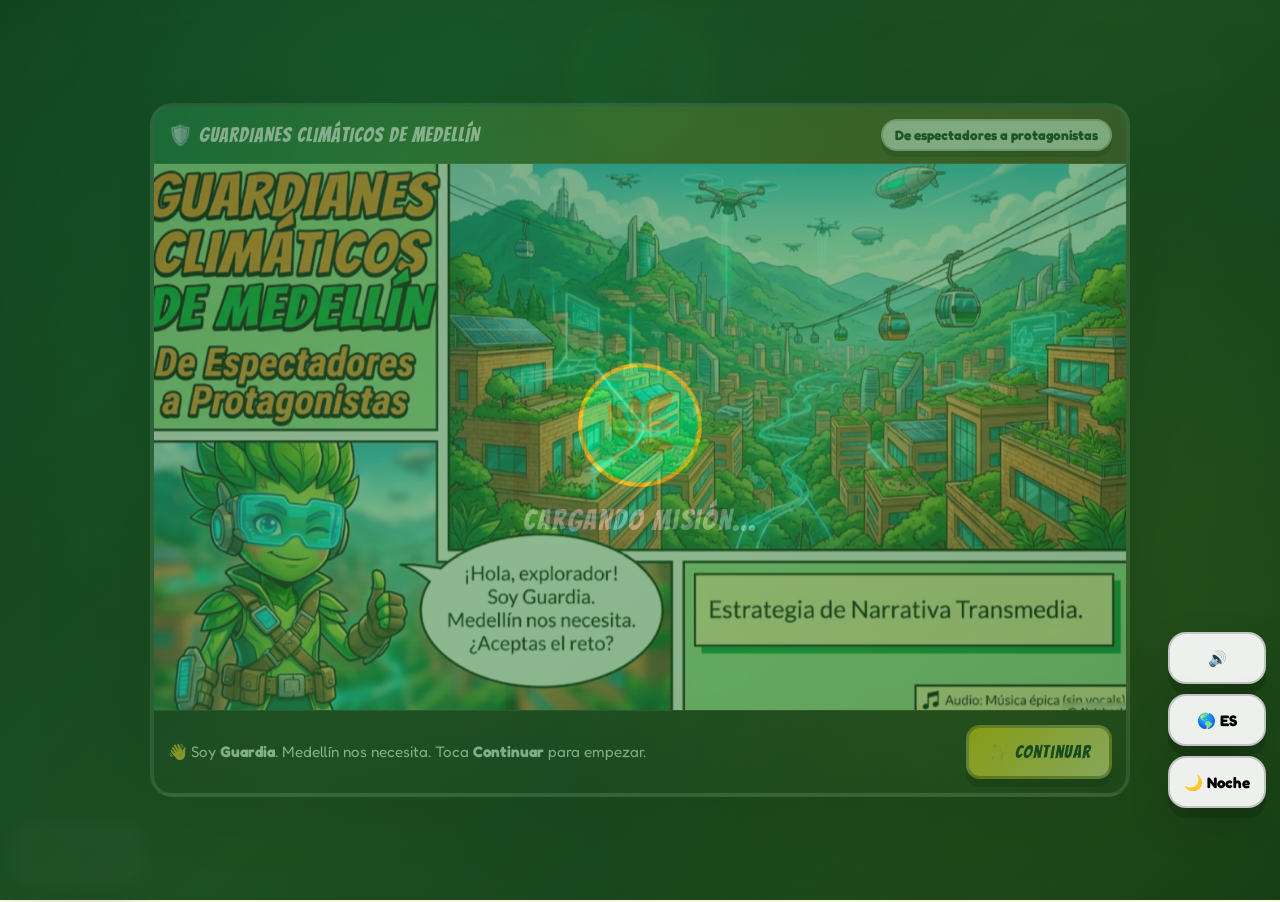
<file: avatar.html>
<!DOCTYPE html>
<html lang="es">
<head>
<meta charset="UTF-8" />
<meta name="viewport" content="width=device-width, initial-scale=1.0, viewport-fit=cover" />
<meta http-equiv="refresh" content="1; url=./index.html#home" />
<title>Redirección de Avatar | Guardianes Climáticos</title>
<style>
  :root{--verde:#1a5e2a;--verde2:#4CAF50;--fondo:#f4fff5;--texto:#14361d;--card:#ffffff;--borde:#d4ead9}
  *{box-sizing:border-box} body{margin:0;font-family:system-ui,-apple-system,Segoe UI,Roboto,Arial,sans-serif;background:linear-gradient(180deg,#effff2,#e1f8e6);color:var(--texto);display:grid;min-height:100svh;place-items:center;padding:24px}
  .card{width:min(100%,620px);background:var(--card);border:1px solid var(--borde);border-radius:24px;padding:24px;box-shadow:0 20px 48px rgba(0,0,0,.08);text-align:center}
  h1{margin:0 0 10px;font-size:clamp(1.4rem,4vw,2rem)}
  p{margin:0 0 16px;line-height:1.6}
  a{display:inline-block;background:var(--verde);color:#fff;padding:12px 18px;border-radius:999px;font-weight:700;text-decoration:none}
</style>
</head>
<body>
  <main class="card">
    <h1>Redirección de Avatar</h1>
    <p id="legacy-note">La selección de avatar ahora está integrada dentro de la experiencia principal.</p>
    <p>Serás redirigido automáticamente en un momento.</p>
    <a href="./index.html#home">Abrir experiencia principal</a>
  </main>
  <script src="js/app.js"></script>
<script>
(function(){
  async function cleanupWebAppOnly(){
    try{
      if('serviceWorker' in navigator){
        const regs = await navigator.serviceWorker.getRegistrations();
        await Promise.all(regs.map(r => r.unregister().catch(() => false)));
      }
      if('caches' in window){
        const keys = await caches.keys();
        await Promise.all(keys.filter(k => /guardianes|gcmed|climatic|pwa/i.test(k)).map(k => caches.delete(k)));
      }
    }catch(err){
      console.warn('Limpieza web app only:', err);
    }
  }
  window.addEventListener('load', cleanupWebAppOnly, { once:true });
})();
</script>
</body>
</html>
</file>
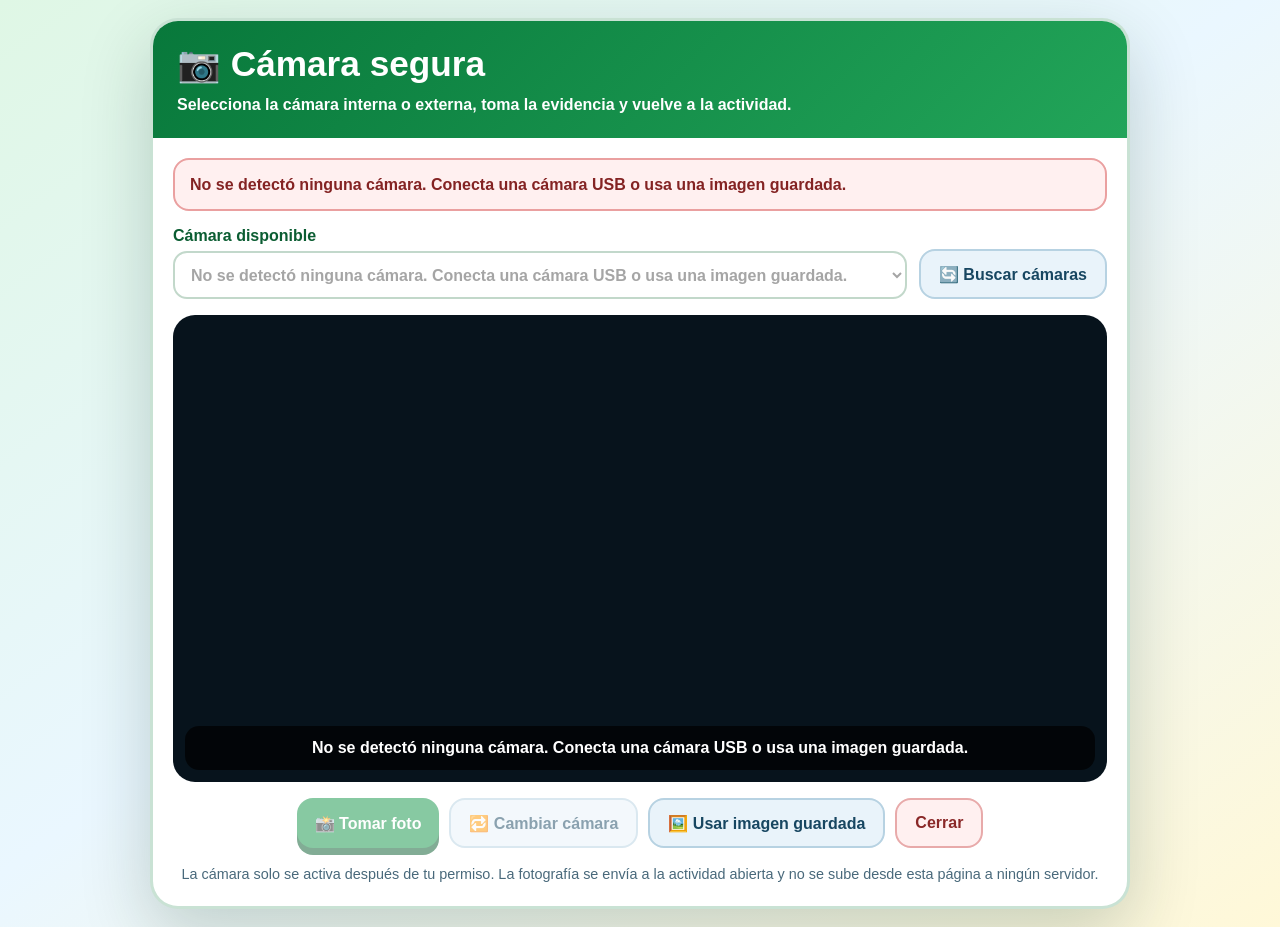
<file: camera-capture.html>
<!doctype html>
<html lang="es">
<head>
  <meta charset="utf-8" />
  <meta name="viewport" content="width=device-width,initial-scale=1,viewport-fit=cover" />
  <meta name="theme-color" content="#0b5d32" />
  <title>Cámara segura · Guardianes Climáticos</title>
  <style>
    :root{font-family:Arial,Helvetica,sans-serif;color-scheme:light;--green:#0b7a3e;--dark:#073b25;--sky:#eaf7ff;--ink:#123047}
    *{box-sizing:border-box}body{margin:0;min-height:100vh;background:linear-gradient(145deg,#dff7e5,#eaf7ff 48%,#fff8d8);color:var(--ink);padding:18px}
    .shell{width:min(980px,100%);margin:0 auto;background:#fff;border:3px solid rgba(11,122,62,.22);border-radius:28px;box-shadow:0 24px 70px rgba(4,45,31,.2);overflow:hidden}
    header{background:linear-gradient(135deg,#08783b,#22a559);color:#fff;padding:22px 24px}h1{margin:0;font-size:clamp(1.5rem,4vw,2.2rem)}header p{margin:8px 0 0;font-weight:700;line-height:1.45}
    main{padding:20px;display:grid;gap:16px}.notice{padding:13px 15px;border-radius:16px;background:#eaf7ff;border:2px solid #b6ddf5;font-weight:750;line-height:1.45}.notice.warning{background:#fff4d6;border-color:#f1cd6a}.notice.success{background:#e8f8ec;border-color:#8fd29e;color:#0b5d32}.notice.error{background:#fff0f0;border-color:#eaa0a0;color:#842323}
    .toolbar{display:grid;grid-template-columns:minmax(220px,1fr) auto;gap:12px;align-items:end}.field{display:grid;gap:6px}.field label{font-weight:900;color:#0b5d32}.field select{width:100%;min-height:48px;border:2px solid #a9c8b5;border-radius:14px;padding:10px 12px;background:#fff;font-size:1rem;font-weight:700}
    .stage{position:relative;border-radius:22px;overflow:hidden;min-height:320px;background:#07131c;display:grid;place-items:center}.stage video,.stage img{display:block;width:100%;max-height:62vh;object-fit:contain;background:#07131c}.status{position:absolute;left:12px;right:12px;bottom:12px;background:rgba(0,0,0,.72);color:#fff;padding:11px 13px;border-radius:14px;text-align:center;font-weight:800;line-height:1.4}.actions{display:flex;gap:10px;justify-content:center;flex-wrap:wrap}.btn{border:0;border-radius:16px;padding:13px 18px;min-height:50px;font-size:1rem;font-weight:900;cursor:pointer;text-decoration:none;display:inline-flex;align-items:center;justify-content:center}.btn:disabled{opacity:.5;cursor:not-allowed}.primary{background:#119447;color:#fff;box-shadow:0 7px 0 #075c2d}.secondary{background:#e9f3fa;color:#174661;border:2px solid #b7d2e2}.danger{background:#fff0f0;color:#8a2828;border:2px solid #e8aaaa}.file-input{position:absolute;opacity:0;pointer-events:none}.small{font-size:.9rem;color:#49697b;line-height:1.5;text-align:center;margin:0}.hidden{display:none!important}
    @media(max-width:650px){body{padding:8px}.shell{border-radius:19px}header{padding:18px 16px}main{padding:12px}.toolbar{grid-template-columns:1fr}.stage{min-height:240px}.actions{display:grid;grid-template-columns:1fr}.btn{width:100%}}
  </style>
</head>
<body>
  <section class="shell">
    <header>
      <h1 id="title">📷 Cámara segura</h1>
      <p id="subtitle">Selecciona la cámara interna o externa, toma la evidencia y vuelve a la actividad.</p>
    </header>
    <main>
      <div class="notice" id="contextNotice">Esta página se abre fuera del marco de Google Sites para que Chrome pueda solicitar el permiso de cámara.</div>
      <div class="toolbar">
        <div class="field">
          <label for="cameraSelect" id="cameraLabel">Cámara disponible</label>
          <select id="cameraSelect" disabled><option>Buscando cámaras…</option></select>
        </div>
        <button class="btn secondary" id="refreshBtn" type="button">🔄 Buscar cámaras</button>
      </div>
      <div class="stage" id="stage">
        <video id="video" autoplay playsinline muted></video>
        <img id="photoPreview" class="hidden" alt="Foto capturada" />
        <div class="status" id="status" role="status" aria-live="polite">Preparando la cámara…</div>
      </div>
      <div class="actions">
        <button class="btn primary" id="captureBtn" type="button" disabled>📸 Tomar foto</button>
        <button class="btn secondary" id="switchBtn" type="button" disabled>🔁 Cambiar cámara</button>
        <button class="btn secondary hidden" id="retryBtn" type="button">↩️ Tomar otra</button>
        <button class="btn secondary hidden" id="downloadBtn" type="button">⬇️ Descargar foto</button>
        <label class="btn secondary" for="fileInput" id="uploadLabel">🖼️ Usar imagen guardada</label>
        <input class="file-input" id="fileInput" type="file" accept="image/*" />
        <button class="btn danger" id="closeBtn" type="button">Cerrar</button>
      </div>
      <p class="small" id="privacyText">La cámara solo se activa después de tu permiso. La fotografía se envía a la actividad abierta y no se sube desde esta página a ningún servidor.</p>
    </main>
  </section>
<script>
(function(){
  'use strict';
  const params = new URLSearchParams(location.search);
  const lang = params.get('lang') === 'en' ? 'en' : 'es';
  const sessionId = params.get('session') || '';
  const TRANSFER_KEY = 'gcmed_camera_transfer_v2';
  const CHANNEL_NAME = 'gcmed_camera_channel_v2';
  const $ = id=>document.getElementById(id);
  const video=$('video'), preview=$('photoPreview'), status=$('status'), select=$('cameraSelect');
  const captureBtn=$('captureBtn'), switchBtn=$('switchBtn'), retryBtn=$('retryBtn'), downloadBtn=$('downloadBtn');
  const refreshBtn=$('refreshBtn'), closeBtn=$('closeBtn'), fileInput=$('fileInput');
  let stream=null, devices=[], currentDeviceId='', capturedDataUrl='', channel=null;

  const T = lang === 'en' ? {
    title:'📷 Secure camera', subtitle:'Choose the built-in or external camera, capture the evidence, and return to the activity.',
    context:'This page opens outside the Google Sites frame so Chrome can request camera permission.', label:'Available camera', search:'🔄 Find cameras',
    capture:'📸 Take photo', switch:'🔁 Switch camera', retry:'↩️ Take another', download:'⬇️ Download photo', upload:'🖼️ Use saved image', close:'Close',
    privacy:'The camera starts only after your permission. The photo is returned to the open activity and is not uploaded from this page to a server.',
    preparing:'Preparing camera…', requesting:'Allow camera access in the browser message.', ready:'Camera ready. Frame your evidence and press “Take photo”.',
    noDevices:'No camera was detected. Connect a USB camera or use a saved image.', denied:'Camera permission was denied. Click the camera icon in the address bar, allow access, and try again.',
    busy:'The camera is busy in another app. Close it there and try again.', insecure:'The camera requires an HTTPS page opened directly in the browser.', unsupported:'This browser does not support camera access.',
    captured:'Photo captured and sent to the activity. You may return now.', transferFallback:'Photo captured. Return to the activity; if it does not appear automatically, download it here and use “Upload image”.',
    searching:'Searching for connected cameras…', choose:'Choose a camera', camera:'Camera', internal:'Built-in', external:'External / USB', processing:'Processing image…', badFile:'Choose a valid image file.'
  } : {
    title:'📷 Cámara segura', subtitle:'Selecciona la cámara interna o externa, toma la evidencia y vuelve a la actividad.',
    context:'Esta página se abre fuera del marco de Google Sites para que Chrome pueda solicitar el permiso de cámara.', label:'Cámara disponible', search:'🔄 Buscar cámaras',
    capture:'📸 Tomar foto', switch:'🔁 Cambiar cámara', retry:'↩️ Tomar otra', download:'⬇️ Descargar foto', upload:'🖼️ Usar imagen guardada', close:'Cerrar',
    privacy:'La cámara solo se activa después de tu permiso. La fotografía se envía a la actividad abierta y no se sube desde esta página a ningún servidor.',
    preparing:'Preparando la cámara…', requesting:'Permite el acceso a la cámara en el mensaje del navegador.', ready:'Cámara lista. Encuadra tu evidencia y pulsa “Tomar foto”.',
    noDevices:'No se detectó ninguna cámara. Conecta una cámara USB o usa una imagen guardada.', denied:'Se negó el permiso. Pulsa el icono de cámara de la barra de direcciones, permite el acceso e inténtalo otra vez.',
    busy:'La cámara está ocupada por otra aplicación. Ciérrala allí e inténtalo nuevamente.', insecure:'La cámara requiere una página HTTPS abierta directamente en el navegador.', unsupported:'Este navegador no permite acceder a la cámara.',
    captured:'Foto capturada y enviada a la actividad. Ya puedes regresar.', transferFallback:'Foto capturada. Regresa a la actividad; si no aparece automáticamente, descárgala aquí y usa “Subir imagen”.',
    searching:'Buscando cámaras conectadas…', choose:'Selecciona una cámara', camera:'Cámara', internal:'Integrada', external:'Externa / USB', processing:'Procesando imagen…', badFile:'Selecciona un archivo de imagen válido.'
  };

  document.documentElement.lang=lang;
  $('title').textContent=T.title; $('subtitle').textContent=T.subtitle; $('contextNotice').textContent=T.context; $('cameraLabel').textContent=T.label;
  refreshBtn.textContent=T.search; captureBtn.textContent=T.capture; switchBtn.textContent=T.switch; retryBtn.textContent=T.retry; downloadBtn.textContent=T.download;
  $('uploadLabel').textContent=T.upload; closeBtn.textContent=T.close; $('privacyText').textContent=T.privacy;

  function setStatus(message,kind){ status.textContent=message; const notice=$('contextNotice'); notice.className='notice'+(kind?' '+kind:''); if(kind) notice.textContent=message; }
  function stopStream(){ if(stream){ stream.getTracks().forEach(track=>track.stop()); stream=null; } video.srcObject=null; }
  function labelForDevice(device,index){
    const raw=(device.label||'').trim();
    const lower=raw.toLowerCase();
    let kind='';
    if(/facetime|built.?in|integrated|internal|frontal|interna|integrada/.test(lower)) kind=T.internal;
    else if(/usb|external|externa|webcam|logitech|obs|capture/.test(lower)) kind=T.external;
    return raw ? `${raw}${kind ? ' · '+kind : ''}` : `${T.camera} ${index+1}`;
  }
  async function enumerateCameras(){
    if(!navigator.mediaDevices || !navigator.mediaDevices.enumerateDevices) return [];
    const all=await navigator.mediaDevices.enumerateDevices();
    devices=all.filter(device=>device.kind==='videoinput');
    select.innerHTML='';
    if(!devices.length){
      const opt=document.createElement('option'); opt.textContent=T.noDevices; opt.value=''; select.appendChild(opt); select.disabled=true; switchBtn.disabled=true; return devices;
    }
    devices.forEach((device,index)=>{ const opt=document.createElement('option'); opt.value=device.deviceId; opt.textContent=labelForDevice(device,index); select.appendChild(opt); });
    select.disabled=devices.length<2; switchBtn.disabled=devices.length<2;
    if(currentDeviceId && devices.some(d=>d.deviceId===currentDeviceId)) select.value=currentDeviceId;
    else { const active=stream && stream.getVideoTracks()[0]; const settings=active && active.getSettings ? active.getSettings() : {}; currentDeviceId=settings.deviceId || devices[0].deviceId; select.value=currentDeviceId; }
    return devices;
  }
  function cameraError(error){
    if(!window.isSecureContext) return T.insecure;
    if(!navigator.mediaDevices || !navigator.mediaDevices.getUserMedia) return T.unsupported;
    const name=error&&error.name||'';
    if(name==='NotAllowedError'||name==='SecurityError') return T.denied;
    if(name==='NotFoundError'||name==='DevicesNotFoundError') return T.noDevices;
    if(name==='NotReadableError'||name==='TrackStartError'||name==='AbortError') return T.busy;
    return `${lang==='en'?'The camera could not start':'No se pudo iniciar la cámara'}${error&&error.message?': '+error.message:''}`;
  }
  async function startCamera(deviceId){
    stopStream(); capturedDataUrl=''; preview.classList.add('hidden'); video.classList.remove('hidden'); retryBtn.classList.add('hidden'); downloadBtn.classList.add('hidden');
    captureBtn.disabled=true; setStatus(T.requesting);
    if(window.self!==window.top){ setStatus(T.insecure,'error'); return; }
    if(!window.isSecureContext || !navigator.mediaDevices || !navigator.mediaDevices.getUserMedia){ setStatus(cameraError(null),'error'); return; }
    const videoConstraints=deviceId ? {deviceId:{exact:deviceId},width:{ideal:1920},height:{ideal:1080}} : {width:{ideal:1920},height:{ideal:1080},facingMode:{ideal:'environment'}};
    try{
      stream=await navigator.mediaDevices.getUserMedia({audio:false,video:videoConstraints});
      video.srcObject=stream; await video.play().catch(()=>{});
      const active=stream.getVideoTracks()[0], settings=active&&active.getSettings?active.getSettings():{}; currentDeviceId=settings.deviceId||deviceId||'';
      await enumerateCameras();
      captureBtn.disabled=false; setStatus(T.ready,'success');
    }catch(error){ console.error(error); setStatus(cameraError(error),'error'); await enumerateCameras().catch(()=>{}); }
  }
  function makeDataUrl(source,width,height){
    const maxSide=1280, scale=Math.min(1,maxSide/Math.max(width,height));
    const canvas=document.createElement('canvas'); canvas.width=Math.max(1,Math.round(width*scale)); canvas.height=Math.max(1,Math.round(height*scale));
    const ctx=canvas.getContext('2d'); if(!ctx) throw new Error('canvas'); ctx.drawImage(source,0,0,canvas.width,canvas.height); return canvas.toDataURL('image/jpeg',0.78);
  }
  function fileName(){ const d=new Date(),p=n=>String(n).padStart(2,'0'); return `evidencia_camara_${d.getFullYear()}-${p(d.getMonth()+1)}-${p(d.getDate())}_${p(d.getHours())}-${p(d.getMinutes())}.jpg`; }
  function publishPhoto(dataUrl){
    const payload={type:'gc-camera-photo',sessionId,dataUrl,fileName:fileName(),createdAt:Date.now()};
    let direct=false;
    try{ if(window.opener && !window.opener.closed){ window.opener.postMessage(payload,location.origin); direct=true; } }catch(error){ console.warn('opener transfer',error); }
    try{ localStorage.setItem(TRANSFER_KEY,JSON.stringify(payload)); }catch(error){ console.warn('storage transfer',error); }
    try{ if(!channel && 'BroadcastChannel' in window) channel=new BroadcastChannel(CHANNEL_NAME); if(channel) channel.postMessage(payload); }catch(error){ console.warn('channel transfer',error); }
    return direct;
  }
  function showCaptured(dataUrl){
    capturedDataUrl=dataUrl; preview.src=dataUrl; preview.classList.remove('hidden'); video.classList.add('hidden'); captureBtn.disabled=true; switchBtn.disabled=true; select.disabled=true; retryBtn.classList.remove('hidden'); downloadBtn.classList.remove('hidden'); stopStream();
    const direct=publishPhoto(dataUrl); setStatus(direct?T.captured:T.transferFallback,direct?'success':'warning');
    if(direct) setTimeout(()=>{ try{ window.close(); }catch(_err){} },1800);
  }
  captureBtn.addEventListener('click',()=>{
    try{ const w=video.videoWidth||1280,h=video.videoHeight||720; if(!w||!h) throw new Error('no-frame'); showCaptured(makeDataUrl(video,w,h)); }catch(error){ setStatus(lang==='en'?'The photo could not be captured. Try again.':'No se pudo capturar la foto. Inténtalo nuevamente.','error'); }
  });
  select.addEventListener('change',()=>{ if(select.value) startCamera(select.value); });
  switchBtn.addEventListener('click',()=>{ if(!devices.length)return; let i=devices.findIndex(d=>d.deviceId===currentDeviceId); i=(i+1)%devices.length; startCamera(devices[i].deviceId); });
  refreshBtn.addEventListener('click',async()=>{ setStatus(T.searching); await startCamera(currentDeviceId||''); });
  retryBtn.addEventListener('click',()=>startCamera(currentDeviceId||''));
  downloadBtn.addEventListener('click',()=>{ if(!capturedDataUrl)return; const a=document.createElement('a'); a.href=capturedDataUrl; a.download=fileName(); document.body.appendChild(a); a.click(); a.remove(); });
  fileInput.addEventListener('change',()=>{
    const file=fileInput.files&&fileInput.files[0]; if(!file)return; if(!/^image\//i.test(file.type)){setStatus(T.badFile,'error');return;}
    setStatus(T.processing); const reader=new FileReader(); reader.onerror=()=>setStatus(T.badFile,'error'); reader.onload=()=>{ const img=new Image(); img.onerror=()=>setStatus(T.badFile,'error'); img.onload=()=>showCaptured(makeDataUrl(img,img.naturalWidth||img.width,img.naturalHeight||img.height)); img.src=reader.result; }; reader.readAsDataURL(file); fileInput.value='';
  });
  closeBtn.addEventListener('click',()=>{ stopStream(); try{window.close();}catch(_err){} });
  window.addEventListener('beforeunload',stopStream);
  navigator.mediaDevices && navigator.mediaDevices.addEventListener && navigator.mediaDevices.addEventListener('devicechange',()=>enumerateCameras().catch(()=>{}));
  setStatus(T.preparing); startCamera('');
})();
</script>
</body>
</html>
</file>
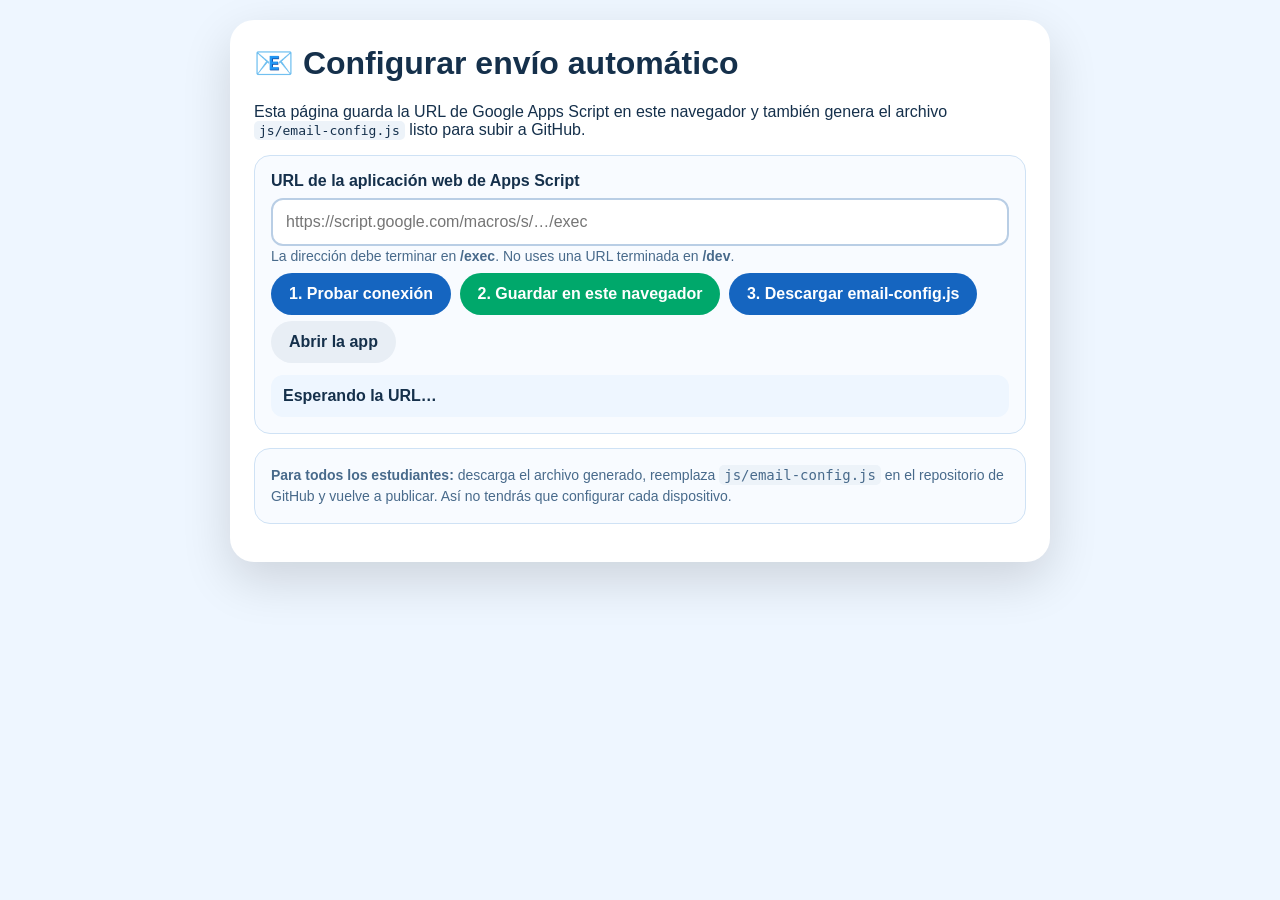
<file: configurar-correo.html>
<!doctype html>
<html lang="es">
<head>
<meta charset="utf-8">
<meta name="viewport" content="width=device-width,initial-scale=1">
<title>Configurar correo — Guardianes Climáticos</title>
<style>
*{box-sizing:border-box}body{margin:0;font-family:Arial,sans-serif;background:#eef6ff;color:#15304b;padding:20px}.card{max-width:820px;margin:auto;background:#fff;border-radius:24px;padding:24px;box-shadow:0 18px 50px rgba(0,0,0,.14)}h1{margin-top:0}.step{padding:16px;border:1px solid #cfe2f5;border-radius:16px;margin:14px 0;background:#f8fbff}label{display:block;font-weight:800;margin-bottom:8px}input{width:100%;padding:13px;border:2px solid #b9cee5;border-radius:12px;font-size:16px}button,a.btn{display:inline-block;border:0;border-radius:999px;padding:12px 18px;font-weight:800;font-size:16px;cursor:pointer;text-decoration:none;margin:6px 4px 0 0}.primary{background:#1565c0;color:#fff}.green{background:#00a86b;color:#fff}.ghost{background:#e8eef5;color:#15304b}.status{margin-top:12px;padding:12px;border-radius:12px;background:#eef6ff;font-weight:700;white-space:pre-wrap}.ok{background:#e8f7ef}.bad{background:#fff0f0}.warn{background:#fff8df}code{background:#edf3f9;padding:2px 5px;border-radius:5px}.small{font-size:14px;color:#486a8b;line-height:1.5}
</style>
</head>
<body>
<main class="card">
<h1>📧 Configurar envío automático</h1>
<p>Esta página guarda la URL de Google Apps Script en este navegador y también genera el archivo <code>js/email-config.js</code> listo para subir a GitHub.</p>
<div class="step">
<label for="url">URL de la aplicación web de Apps Script</label>
<input id="url" type="url" placeholder="https://script.google.com/macros/s/…/exec" autocomplete="off">
<div class="small">La dirección debe terminar en <b>/exec</b>. No uses una URL terminada en <b>/dev</b>.</div>
<div>
<button class="primary" id="test">1. Probar conexión</button>
<button class="green" id="save">2. Guardar en este navegador</button>
<button class="primary" id="download">3. Descargar email-config.js</button>
<a class="btn ghost" href="index.html">Abrir la app</a>
</div>
<div id="status" class="status">Esperando la URL…</div>
</div>
<div class="step small">
<b>Para todos los estudiantes:</b> descarga el archivo generado, reemplaza <code>js/email-config.js</code> en el repositorio de GitHub y vuelve a publicar. Así no tendrás que configurar cada dispositivo.
</div>
</main>
<script>
(function(){
  'use strict';
  const TOKEN='L8UEHKN4iTLxc3PurPREbA-igOs--Gn4zQOaq4f76UBEzrXg';
  const input=document.getElementById('url');
  const status=document.getElementById('status');
  try{ input.value=localStorage.getItem('gc_email_webapp_url')||''; }catch(_e){}
  function endpoint(){ return input.value.trim(); }
  function valid(url){ return /^https:\/\/script\.google\.com\/macros\/s\/.+\/exec(?:\?.*)?$/i.test(url); }
  function setStatus(message,kind){ status.textContent=message; status.className='status '+(kind||''); }
  function jsonpHealth(url){
    return new Promise((resolve,reject)=>{
      const cb='__gcHealth_'+Date.now()+'_'+Math.random().toString(36).slice(2,7);
      const script=document.createElement('script');
      let done=false;
      const finish=()=>{if(done)return;done=true;clearTimeout(timer);try{delete window[cb]}catch(_e){};script.remove();};
      window[cb]=(data)=>{finish();resolve(data||{})};
      script.onerror=()=>{finish();reject(new Error('No se pudo abrir el servicio.'))};
      script.src=url+(url.includes('?')?'&':'?')+'action=health&callback='+encodeURIComponent(cb)+'&_='+Date.now();
      const timer=setTimeout(()=>{finish();reject(new Error('El servicio no respondió.'))},10000);
      document.head.appendChild(script);
    });
  }
  document.getElementById('test').addEventListener('click',async()=>{
    const url=endpoint();
    if(!valid(url)){setStatus('La URL no es válida o no termina en /exec.','bad');return;}
    setStatus('Probando conexión…','warn');
    try{
      const result=await jsonpHealth(url);
      if(result.ok){setStatus('✅ Servicio conectado. Destinatario: '+(result.recipient||'cd@iemanueljbetancur.edu.co')+'\nVersión: '+(result.version||'sin dato'),'ok');}
      else setStatus('El servicio respondió, pero no confirmó que esté activo.','bad');
    }catch(error){setStatus('❌ '+error.message+' Revisa que la implementación tenga acceso para “Cualquier persona”.','bad');}
  });
  document.getElementById('save').addEventListener('click',()=>{
    const url=endpoint();
    if(!valid(url)){setStatus('La URL no es válida o no termina en /exec.','bad');return;}
    try{localStorage.setItem('gc_email_webapp_url',url);setStatus('✅ URL guardada en este navegador. Ya puedes probar la app.','ok');}
    catch(error){setStatus('No se pudo guardar en este navegador. Usa el archivo descargable.','bad');}
  });
  document.getElementById('download').addEventListener('click',()=>{
    const url=endpoint();
    if(!valid(url)){setStatus('La URL no es válida o no termina en /exec.','bad');return;}
    const content=`/* Configuración Guardianes Climáticos */\nwindow.GC_EMAIL_CONFIG = Object.freeze({\n  recipient: 'cd@iemanueljbetancur.edu.co',\n  webAppUrl: '${url.replace(/'/g,"\\'")}',\n  appToken: '${TOKEN}',\n  maxPdfBytes: 8 * 1024 * 1024\n});\n`;
    const blob=new Blob([content],{type:'text/javascript;charset=utf-8'});
    const a=document.createElement('a');a.href=URL.createObjectURL(blob);a.download='email-config.js';document.body.appendChild(a);a.click();a.remove();setTimeout(()=>URL.revokeObjectURL(a.href),2000);
    setStatus('✅ Archivo email-config.js generado. Súbelo a la carpeta js/ del repositorio.','ok');
  });
})();
</script>
</body>
</html>
</file>
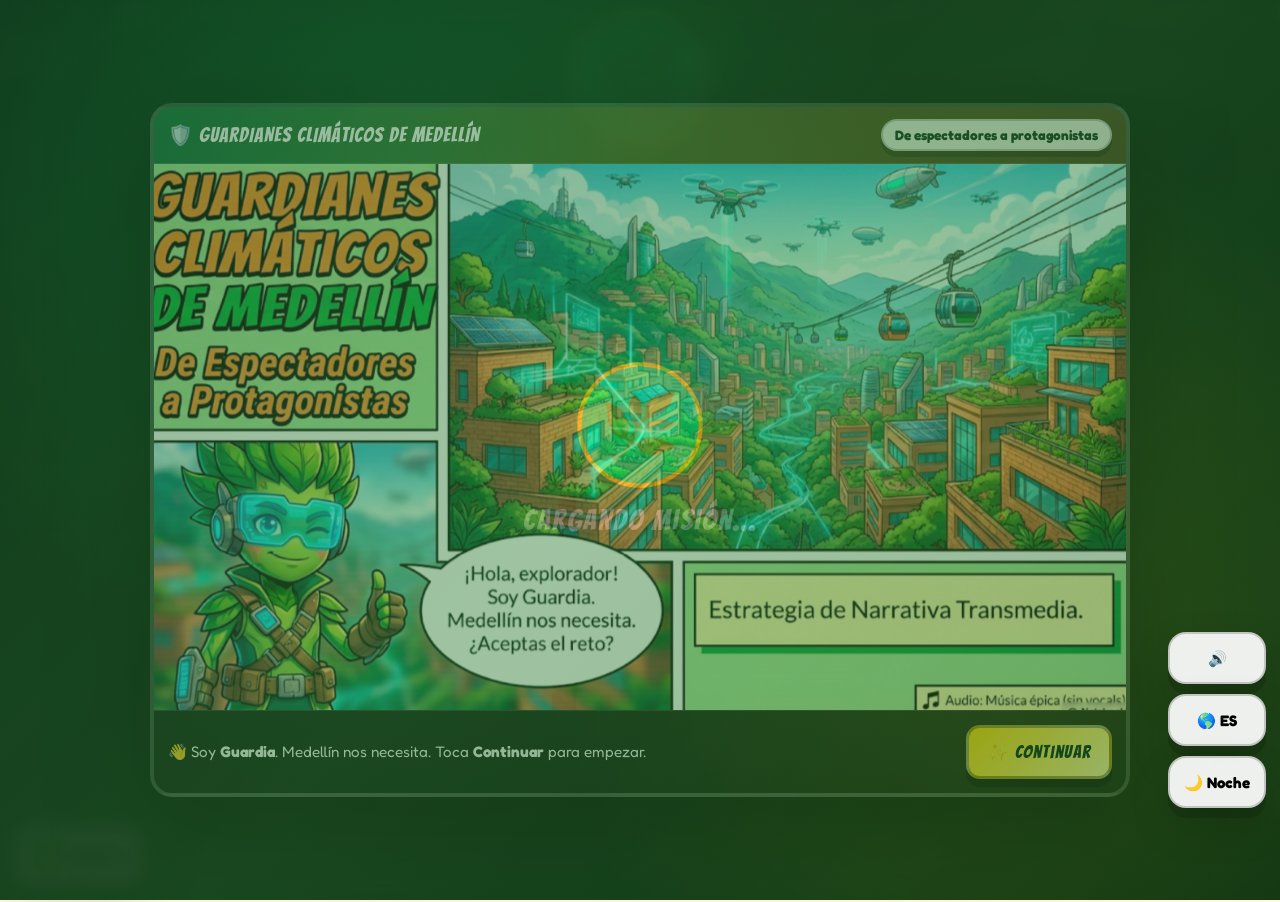
<file: final.html>
<!DOCTYPE html>
<html lang="es">
<head>
<meta charset="UTF-8" />
<meta name="viewport" content="width=device-width, initial-scale=1.0, viewport-fit=cover" />
<meta http-equiv="refresh" content="1; url=./index.html#plan" />
<title>Redirección de Final | Guardianes Climáticos</title>
<style>
  :root{--verde:#1a5e2a;--verde2:#4CAF50;--fondo:#f4fff5;--texto:#14361d;--card:#ffffff;--borde:#d4ead9}
  *{box-sizing:border-box} body{margin:0;font-family:system-ui,-apple-system,Segoe UI,Roboto,Arial,sans-serif;background:linear-gradient(180deg,#effff2,#e1f8e6);color:var(--texto);display:grid;min-height:100svh;place-items:center;padding:24px}
  .card{width:min(100%,620px);background:var(--card);border:1px solid var(--borde);border-radius:24px;padding:24px;box-shadow:0 20px 48px rgba(0,0,0,.08);text-align:center}
  h1{margin:0 0 10px;font-size:clamp(1.4rem,4vw,2rem)}
  p{margin:0 0 16px;line-height:1.6}
  a{display:inline-block;background:var(--verde);color:#fff;padding:12px 18px;border-radius:999px;font-weight:700;text-decoration:none}
</style>
</head>
<body>
  <main class="card">
    <h1>Redirección de Final</h1>
    <p id="legacy-note">El cierre y el plan final ahora viven dentro de la app principal.</p>
    <p>Serás redirigido automáticamente en un momento.</p>
    <a href="./index.html#plan">Abrir experiencia principal</a>
  </main>
  <script src="js/app.js"></script>
<script>
(function(){
  async function cleanupWebAppOnly(){
    try{
      if('serviceWorker' in navigator){
        const regs = await navigator.serviceWorker.getRegistrations();
        await Promise.all(regs.map(r => r.unregister().catch(() => false)));
      }
      if('caches' in window){
        const keys = await caches.keys();
        await Promise.all(keys.filter(k => /guardianes|gcmed|climatic|pwa/i.test(k)).map(k => caches.delete(k)));
      }
    }catch(err){
      console.warn('Limpieza web app only:', err);
    }
  }
  window.addEventListener('load', cleanupWebAppOnly, { once:true });
})();
</script>
</body>
</html>
</file>
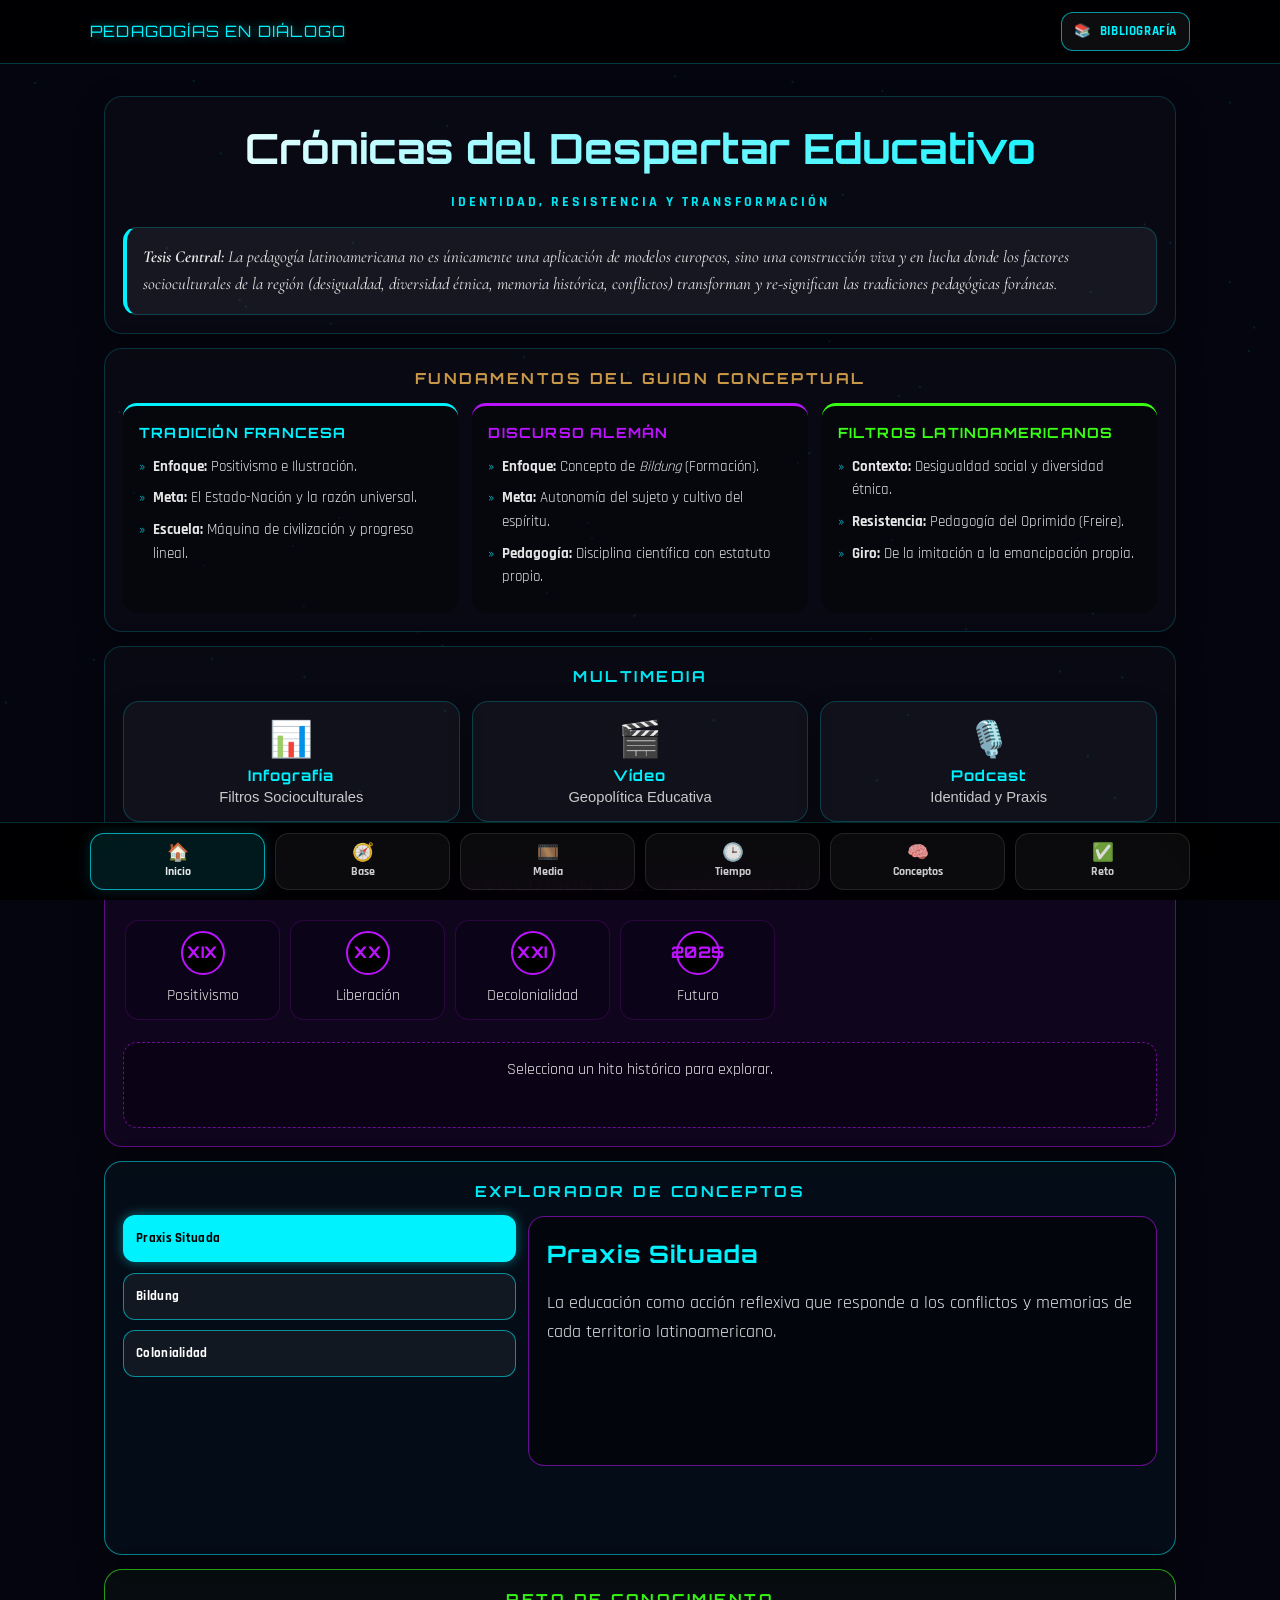
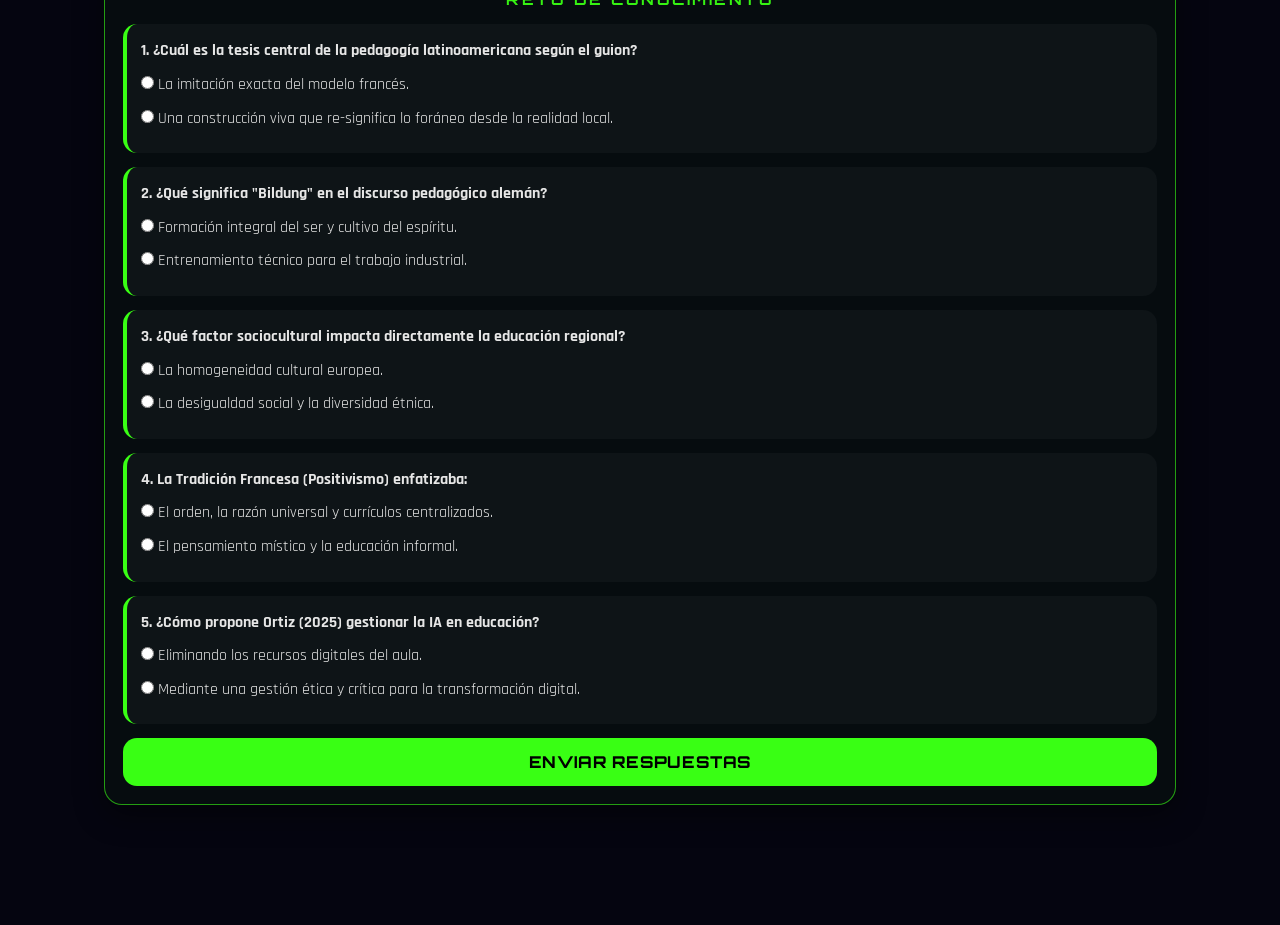
<file: latinoamerica.html>
<!DOCTYPE html>
<html lang="es">
<head>
  <meta charset="UTF-8" />
  <meta name="viewport" content="width=device-width, initial-scale=1.0, viewport-fit=cover" />
  <meta name="theme-color" content="#050510" />
  <title>Pedagogía Latinoamericana v12.0 - Presentación Interactiva</title>

  <link href="https://fonts.googleapis.com/css2?family=Orbitron:wght@400;700&family=Rajdhani:wght@300;500;700&family=Cormorant+Garamond:ital,wght@1,600&display=swap" rel="stylesheet">

  <style>
    :root {
      --neon-blue: #00f2ff;
      --neon-purple: #bc13fe;
      --neon-green: #39ff14;
      --neon-red: #ff3d7f;
      --neon-ocre: #D4A04A;

      --deep-space: #050510;
      --glass: rgba(255, 255, 255, 0.06);
      --glass-2: rgba(255, 255, 255, 0.035);
      --glass-border: rgba(0, 242, 255, 0.22);

      --shadow: 0 10px 30px rgba(0,0,0,0.45);
      --radius: 18px;

      --safe-top: env(safe-area-inset-top);
      --safe-right: env(safe-area-inset-right);
      --safe-bottom: env(safe-area-inset-bottom);
      --safe-left: env(safe-area-inset-left);
    }

    * { margin: 0; padding: 0; box-sizing: border-box; }
    html { scroll-behavior: smooth; }
    body {
      background-color: var(--deep-space);
      color: #e6e6e6;
      font-family: 'Rajdhani', sans-serif;
      overflow-x: hidden;
      line-height: 1.6;
      min-height: 100vh;

      /* espacio para barra inferior tipo app */
      padding-bottom: calc(76px + var(--safe-bottom));
    }

    /* Fondo animado */
    #canvas-bg { position: fixed; inset: 0; width: 100%; height: 100%; z-index: -1; }

    /* ===== App Shell ===== */
    header {
      position: sticky;
      top: 0;
      z-index: 1000;
      padding-top: calc(12px + var(--safe-top));
      padding-left: calc(14px + var(--safe-left));
      padding-right: calc(14px + var(--safe-right));
      padding-bottom: 12px;

      background: rgba(0, 0, 0, 0.85);
      backdrop-filter: blur(16px);
      border-bottom: 1px solid rgba(0,242,255,0.25);
    }

    .topbar {
      display: flex;
      align-items: center;
      justify-content: space-between;
      gap: 10px;
      max-width: 1100px;
      margin: 0 auto;
    }

    .logo {
      font-family: 'Orbitron', sans-serif;
      color: var(--neon-blue);
      text-shadow: 0 0 10px rgba(0,242,255,0.6);
      font-size: 0.98rem;
      letter-spacing: 1.2px;
      white-space: nowrap;
      overflow: hidden;
      text-overflow: ellipsis;
      max-width: 70vw;
    }

    .btn {
      -webkit-tap-highlight-color: transparent;
      appearance: none;
      border: 1px solid rgba(0,242,255,0.6);
      background: rgba(255,255,255,0.05);
      color: var(--neon-blue);
      padding: 10px 12px;
      border-radius: 12px;
      cursor: pointer;
      font-family: 'Rajdhani', sans-serif;
      font-weight: 700;
      letter-spacing: 0.6px;
      transition: transform .15s ease, box-shadow .2s ease, background .2s ease;
      display: inline-flex;
      align-items: center;
      gap: 8px;
      white-space: nowrap;
    }
    .btn:active { transform: scale(0.98); }
    .btn:hover { box-shadow: 0 0 14px rgba(0,242,255,0.20); background: rgba(0,242,255,0.08); }

    .main-container {
      max-width: 1100px;
      margin: 0 auto;
      padding: 18px 14px 30px;
    }

    /* Secciones estilo “pantallas” */
    .screen {
      background: rgba(255, 255, 255, 0.02);
      border: 1px solid rgba(0,242,255,0.18);
      border-radius: var(--radius);
      padding: 18px;
      margin: 14px 0;
      box-shadow: var(--shadow);
    }

    .screen-title {
      font-family: 'Orbitron', sans-serif;
      font-size: 0.95rem;
      letter-spacing: 2.5px;
      text-transform: uppercase;
      margin-bottom: 12px;
      text-align: center;
      opacity: 0.95;
    }

    /* HERO */
    .hero { text-align: center; }
    .hero h1 {
      font-family: 'Orbitron', sans-serif;
      font-size: clamp(1.55rem, 5vw, 2.6rem);
      margin-bottom: 10px;
      background: linear-gradient(to right, #fff, var(--neon-blue));
      -webkit-background-clip: text;
      -webkit-text-fill-color: transparent;
    }
    .hero .sub {
      color: var(--neon-blue);
      letter-spacing: 3px;
      font-weight: 800;
      font-size: 0.85rem;
      margin-bottom: 14px;
      opacity: 0.95;
    }
    .tesis-box {
      background: var(--glass);
      border: 1px solid rgba(0,242,255,0.20);
      padding: 16px;
      border-radius: 14px;
      border-left: 4px solid var(--neon-blue);
      text-align: left;
      margin-top: 10px;
      font-size: 1.05rem;
      font-family: 'Cormorant Garamond', serif;
      font-style: italic;
    }

    /* FUNDAMENTOS */
    .pres-title { color: var(--neon-ocre); }
    .pres-grid {
      display: grid;
      grid-template-columns: repeat(3, minmax(0, 1fr));
      gap: 14px;
    }
    .pres-card {
      background: rgba(0,0,0,0.35);
      padding: 16px;
      border-radius: 14px;
      border-top: 3px solid var(--neon-blue);
      transition: transform 0.2s ease, background 0.2s ease, box-shadow 0.2s ease;
      min-height: 160px;
    }
    .pres-card:hover {
      transform: translateY(-3px);
      background: rgba(0, 242, 255, 0.06);
      box-shadow: 0 0 18px rgba(0,242,255,0.12);
    }
    .pres-card h3 {
      font-family: 'Orbitron', sans-serif;
      font-size: 0.88rem;
      margin-bottom: 10px;
      color: var(--neon-blue);
      letter-spacing: 1.2px;
    }
    .pres-card ul { list-style: none; font-size: 0.92rem; }
    .pres-card li { margin-bottom: 8px; padding-left: 14px; position: relative; }
    .pres-card li::before { content: "»"; position: absolute; left: 0; color: var(--neon-blue); opacity: 0.9; }

    /* NAVEGACIÓN MULTIMEDIA */
    .nav-grid {
      display: grid;
      grid-template-columns: repeat(3, minmax(0, 1fr));
      gap: 12px;
    }

    .nav-card {
      -webkit-tap-highlight-color: transparent;
      appearance: none;
      border: 1px solid rgba(0,242,255,0.20);
      background: var(--glass-2);
      border-radius: 16px;
      padding: 16px;
      text-align: center;
      cursor: pointer;
      transition: transform .2s ease, box-shadow .2s ease, border-color .2s ease, background .2s ease;
      box-shadow: 0 8px 22px rgba(0,0,0,0.35);
      color: #eaeaea;
    }
    .nav-card:hover {
      transform: translateY(-3px);
      border-color: rgba(0,242,255,0.55);
      box-shadow: 0 0 16px rgba(0,242,255,0.18);
      background: rgba(0,242,255,0.06);
    }
    .nav-emoji { font-size: 2.2rem; margin-bottom: 6px; }
    .nav-card h3 {
      font-family: 'Orbitron', sans-serif;
      font-size: 0.92rem;
      margin-bottom: 4px;
      color: var(--neon-blue);
      letter-spacing: 1px;
    }
    .nav-card p { opacity: 0.85; font-size: 0.92rem; }

    /* LÍNEA DE TIEMPO */
    .timeline-section {
      border: 1px solid rgba(188, 19, 254, 0.45);
      background: rgba(188, 19, 254, 0.055);
    }
    .timeline-title { color: var(--neon-purple); }
    .timeline-container {
      display: flex;
      gap: 10px;
      padding: 10px 2px;
      overflow-x: auto;
      scroll-snap-type: x mandatory;
      -webkit-overflow-scrolling: touch;
    }
    .timeline-container::-webkit-scrollbar { height: 8px; }
    .timeline-container::-webkit-scrollbar-thumb { background: rgba(188,19,254,0.35); border-radius: 20px; }
    .time-node {
      flex: 0 0 auto;
      width: 155px;
      text-align: center;
      cursor: pointer;
      scroll-snap-align: start;
      padding: 10px 8px;
      border-radius: 14px;
      border: 1px solid rgba(188,19,254,0.18);
      background: rgba(0,0,0,0.20);
      transition: transform .18s ease, border-color .2s ease, background .2s ease;
    }
    .time-node:hover {
      transform: translateY(-2px);
      border-color: rgba(188,19,254,0.55);
      background: rgba(188,19,254,0.08);
    }
    .time-circle {
      width: 44px;
      height: 44px;
      background: #000;
      border: 2px solid var(--neon-purple);
      border-radius: 50%;
      margin: 0 auto 8px;
      display: flex;
      align-items: center;
      justify-content: center;
      font-weight: 800;
      color: var(--neon-purple);
      transition: 0.3s;
      font-family: 'Orbitron', sans-serif;
      letter-spacing: 0.5px;
    }
    .time-node:hover .time-circle {
      background: var(--neon-purple);
      color: #000;
      box-shadow: 0 0 16px rgba(188,19,254,0.55);
    }

    #timeline-display {
      margin-top: 12px;
      text-align: center;
      padding: 14px;
      background: rgba(0,0,0,0.26);
      border-radius: 14px;
      min-height: 86px;
      border: 1px dashed rgba(188,19,254,0.55);
    }

    /* GLOSARIO */
    .interactive-section { border: 1px solid rgba(0,242,255,0.50); background: rgba(0, 242, 255, 0.03); }
    .glossary-title { color: var(--neon-blue); }

    .data-viewer {
      display: grid;
      grid-template-columns: 1fr 1.6fr;
      gap: 12px;
      min-height: 320px;
      align-items: start;
    }

    .glossary-btn {
      -webkit-tap-highlight-color: transparent;
      background: rgba(255,255,255,0.05);
      border: 1px solid rgba(0,242,255,0.55);
      color: #fff;
      padding: 14px 12px;
      text-align: left;
      cursor: pointer;
      border-radius: 12px;
      font-family: 'Rajdhani', sans-serif;
      font-weight: 800;
      margin-bottom: 10px;
      transition: 0.25s ease;
      width: 100%;
      letter-spacing: 0.3px;
    }
    .glossary-btn.active, .glossary-btn:hover {
      background: var(--neon-blue);
      color: #000;
      box-shadow: 0 0 12px rgba(0,242,255,0.45);
      transform: translateY(-1px);
    }

    .display-panel {
      background: rgba(0,0,0,0.45);
      border: 1px solid rgba(188,19,254,0.55);
      border-radius: 16px;
      padding: 18px;
      min-height: 250px;
    }

    /* QUIZ */
    .quiz-section { border: 1px solid rgba(57,255,20,0.60); background: rgba(57, 255, 20, 0.03); }
    .quiz-title { color: var(--neon-green); }

    .question-card {
      margin-bottom: 14px;
      padding: 14px;
      background: rgba(255,255,255,0.03);
      border-radius: 14px;
      border-left: 4px solid var(--neon-green);
    }
    .question-card p { margin-bottom: 8px; }
    .question-card label { display:block; margin:8px 0; cursor:pointer; }

    .submit-btn {
      -webkit-tap-highlight-color: transparent;
      background: var(--neon-green);
      color: #000;
      border: none;
      padding: 14px 14px;
      font-family: 'Orbitron', sans-serif;
      font-weight: 800;
      cursor: pointer;
      border-radius: 14px;
      width: 100%;
      font-size: 1.02rem;
      transition: transform 0.15s ease, filter 0.2s ease;
      letter-spacing: 0.8px;
    }
    .submit-btn:active { transform: scale(0.99); }
    .submit-btn:hover { filter: brightness(1.05); }

    .hint {
      display: none;
      margin-top: 10px;
      padding: 12px;
      border-radius: 14px;
      border: 1px solid rgba(255, 61, 127, 0.75);
      background: rgba(255, 61, 127, 0.08);
      color: #ffd4e2;
      font-weight: 700;
      text-align: center;
    }

    /* MODALES */
    .modal {
      position: fixed;
      inset: 0;
      background: rgba(0,0,0,0.95);
      display: none;
      align-items: center;
      justify-content: center;
      z-index: 3000;
      padding: 16px;
      padding-top: calc(16px + var(--safe-top));
      padding-bottom: calc(16px + var(--safe-bottom));
    }
    .modal.active { display: flex; }

    .modal-content {
      width: 100%;
      max-width: 900px;
      background: #0a0a1a;
      padding: 18px;
      border: 1px solid rgba(0,242,255,0.65);
      border-radius: 16px;
      position: relative;
      max-height: 85vh;
      overflow-y: auto;
      box-shadow: 0 0 28px rgba(0,242,255,0.14);
    }

    .close-btn {
      position: sticky;
      top: 0;
      float: right;
      color: var(--neon-blue);
      cursor: pointer;
      font-family: 'Orbitron', sans-serif;
      border: 1px solid rgba(0,242,255,0.65);
      background: rgba(255,255,255,0.04);
      padding: 8px 10px;
      border-radius: 12px;
      z-index: 2;
    }

    .iframe-wrap {
      margin-top: 10px;
      border-radius: 14px;
      overflow: hidden;
      border: 1px solid rgba(255,255,255,0.10);
      background: rgba(0,0,0,0.25);
    }

    .iframe-wrap iframe {
      width: 100%;
      height: min(60vh, 520px);
      border: 0;
      display: block;
    }

    /* ===== Barra inferior tipo app ===== */
    .bottom-nav {
      position: fixed;
      left: 0; right: 0;
      bottom: 0;
      z-index: 1200;

      padding-left: calc(10px + var(--safe-left));
      padding-right: calc(10px + var(--safe-right));
      padding-bottom: calc(10px + var(--safe-bottom));
      padding-top: 10px;

      background: rgba(0,0,0,0.88);
      backdrop-filter: blur(16px);
      border-top: 1px solid rgba(0,242,255,0.18);
    }

    .tabs {
      max-width: 1100px;
      margin: 0 auto;
      display: grid;
      grid-template-columns: repeat(6, minmax(0, 1fr));
      gap: 10px;
    }

    .tab {
      -webkit-tap-highlight-color: transparent;
      appearance: none;
      border: 1px solid rgba(255,255,255,0.10);
      background: rgba(255,255,255,0.04);
      color: rgba(255,255,255,0.88);
      border-radius: 14px;
      padding: 10px 8px;
      cursor: pointer;
      transition: transform .15s ease, background .2s ease, border-color .2s ease, box-shadow .2s ease;
      text-align: center;
      font-family: 'Rajdhani', sans-serif;
      font-weight: 800;
      line-height: 1.1;
      min-height: 48px;
    }
    .tab small { display:block; font-weight: 700; opacity: 0.9; margin-top: 3px; font-size: 0.72rem; }
    .tab span { font-size: 1.1rem; display:block; }
    .tab:active { transform: scale(0.98); }

    .tab.active {
      border-color: rgba(0,242,255,0.65);
      background: rgba(0,242,255,0.10);
      box-shadow: 0 0 14px rgba(0,242,255,0.15);
      color: #fff;
    }

    /* ===== Responsive ===== */
    @media (max-width: 980px) {
      .pres-grid { grid-template-columns: 1fr; }
      .nav-grid { grid-template-columns: 1fr; }
      .data-viewer { grid-template-columns: 1fr; }
      .tabs { grid-template-columns: repeat(3, minmax(0, 1fr)); }
      body { padding-bottom: calc(124px + var(--safe-bottom)); } /* barra más alta en móvil (dos filas virtuales) */
    }

    @media (max-width: 420px) {
      .main-container { padding: 14px 12px 26px; }
      .screen { padding: 14px; }
      .logo { font-size: 0.9rem; }
      .btn { padding: 9px 10px; border-radius: 12px; }
    }

    /* Respeta usuarios con menos animación */
    @media (prefers-reduced-motion: reduce) {
      html { scroll-behavior: auto; }
      .pres-card, .nav-card, .time-node, .glossary-btn, .btn, .tab { transition: none !important; }
    }
  </style>
</head>

<body>
  <canvas id="canvas-bg" aria-hidden="true"></canvas>

  <header>
    <div class="topbar">
      <div class="logo">PEDAGOGÍAS EN DIÁLOGO</div>
      <button class="btn" type="button" onclick="openM('m-biblio')" aria-haspopup="dialog" aria-controls="m-biblio">
        📚 <span>BIBLIOGRAFÍA</span>
      </button>
    </div>
  </header>

  <main class="main-container">
    <!-- HERO -->
    <section id="inicio" class="screen hero" data-screen>
      <h1>Crónicas del Despertar Educativo</h1>
      <div class="sub">IDENTIDAD, RESISTENCIA Y TRANSFORMACIÓN</div>
      <div class="tesis-box">
        <strong>Tesis Central:</strong> La pedagogía latinoamericana no es únicamente una aplicación de modelos europeos, sino una construcción viva y en lucha donde los factores socioculturales de la región (desigualdad, diversidad étnica, memoria histórica, conflictos) transforman y re-significan las tradiciones pedagógicas foráneas.
      </div>
    </section>

    <!-- FUNDAMENTOS -->
    <section id="fundamentos" class="screen" data-screen>
      <h2 class="screen-title pres-title">FUNDAMENTOS DEL GUION CONCEPTUAL</h2>

      <div class="pres-grid">
        <div class="pres-card" style="border-top-color: var(--neon-blue);">
          <h3>TRADICIÓN FRANCESA</h3>
          <ul>
            <li><strong>Enfoque:</strong> Positivismo e Ilustración.</li>
            <li><strong>Meta:</strong> El Estado-Nación y la razón universal.</li>
            <li><strong>Escuela:</strong> Máquina de civilización y progreso lineal.</li>
          </ul>
        </div>

        <div class="pres-card" style="border-top-color: var(--neon-purple);">
          <h3 style="color: var(--neon-purple);">DISCURSO ALEMÁN</h3>
          <ul>
            <li><strong>Enfoque:</strong> Concepto de <em>Bildung</em> (Formación).</li>
            <li><strong>Meta:</strong> Autonomía del sujeto y cultivo del espíritu.</li>
            <li><strong>Pedagogía:</strong> Disciplina científica con estatuto propio.</li>
          </ul>
        </div>

        <div class="pres-card" style="border-top-color: var(--neon-green);">
          <h3 style="color: var(--neon-green);">FILTROS LATINOAMERICANOS</h3>
          <ul>
            <li><strong>Contexto:</strong> Desigualdad social y diversidad étnica.</li>
            <li><strong>Resistencia:</strong> Pedagogía del Oprimido (Freire).</li>
            <li><strong>Giro:</strong> De la imitación a la emancipación propia.</li>
          </ul>
        </div>
      </div>
    </section>

    <!-- MULTIMEDIA -->
    <section id="multimedia" class="screen" data-screen>
      <h2 class="screen-title" style="color: var(--neon-blue);">MULTIMEDIA</h2>

      <div class="nav-grid" role="navigation" aria-label="Contenido multimedia">
        <button class="nav-card" type="button" onclick="openM('m-info')" aria-haspopup="dialog" aria-controls="m-info">
          <div class="nav-emoji">📊</div>
          <h3>Infografía</h3>
          <p>Filtros Socioculturales</p>
        </button>

        <button class="nav-card" type="button" onclick="openM('m-video')" aria-haspopup="dialog" aria-controls="m-video">
          <div class="nav-emoji">🎬</div>
          <h3>Vídeo</h3>
          <p>Geopolítica Educativa</p>
        </button>

        <button class="nav-card" type="button" onclick="openM('m-podcast')" aria-haspopup="dialog" aria-controls="m-podcast">
          <div class="nav-emoji">🎙️</div>
          <h3>Podcast</h3>
          <p>Identidad y Praxis</p>
        </button>
      </div>
    </section>

    <!-- TIMELINE -->
    <section id="timeline" class="screen timeline-section" data-screen>
      <h2 class="screen-title timeline-title">EVOLUCIÓN DEL PENSAMIENTO</h2>

      <div class="timeline-container" aria-label="Línea de tiempo (desliza horizontalmente)">
        <div class="time-node" tabindex="0" role="button"
             onclick="showTime('Siglo XIX', 'Llegada del Positivismo Francés: Orden y currículos centralizados para el progreso del Estado-Nación.')"
             onkeydown="if(event.key==='Enter'||event.key===' '){event.preventDefault(); this.click();}">
          <div class="time-circle">XIX</div>
          <p>Positivismo</p>
        </div>

        <div class="time-node" tabindex="0" role="button"
             onclick="showTime('Siglo XX', 'Emergencia de la Pedagogía del Oprimido (Freire): Educación como práctica de la libertad.')"
             onkeydown="if(event.key==='Enter'||event.key===' '){event.preventDefault(); this.click();}">
          <div class="time-circle">XX</div>
          <p>Liberación</p>
        </div>

        <div class="time-node" tabindex="0" role="button"
             onclick="showTime('Siglo XXI', 'Giro Decolonial: Reconocimiento de saberes subalternos e interculturalidad.')"
             onkeydown="if(event.key==='Enter'||event.key===' '){event.preventDefault(); this.click();}">
          <div class="time-circle">XXI</div>
          <p>Decolonialidad</p>
        </div>

        <div class="time-node" tabindex="0" role="button"
             onclick="showTime('2025+', 'Era Digital y Situada: Gestión ética de la IA bajo una mirada crítica (Ortiz, 2025).')"
             onkeydown="if(event.key==='Enter'||event.key===' '){event.preventDefault(); this.click();}">
          <div class="time-circle">2025</div>
          <p>Futuro</p>
        </div>
      </div>

      <div id="timeline-display">
        Selecciona un hito histórico para explorar.
      </div>
    </section>

    <!-- GLOSARIO -->
    <section id="conceptos" class="screen interactive-section" data-screen>
      <h2 class="screen-title glossary-title">EXPLORADOR DE CONCEPTOS</h2>

      <div class="data-viewer">
        <div class="data-menu" id="glossary-btns" aria-label="Menú de conceptos"></div>

        <div class="display-panel" id="glossary-panel" aria-live="polite">
          <div style="text-align:center; margin-top:90px; opacity:0.55;">
            Selecciona un eje temático para visualizar la información.
          </div>
        </div>
      </div>
    </section>

    <!-- QUIZ -->
    <section id="quiz" class="screen quiz-section" data-screen>
      <h2 class="screen-title quiz-title">RETO DE CONOCIMIENTO</h2>

      <form id="quiz-form">
        <div class="question-card">
          <p><strong>1. ¿Cuál es la tesis central de la pedagogía latinoamericana según el guion?</strong></p>
          <label><input type="radio" name="q1" value="a"> La imitación exacta del modelo francés.</label>
          <label><input type="radio" name="q1" value="b"> Una construcción viva que re-significa lo foráneo desde la realidad local.</label>
        </div>

        <div class="question-card">
          <p><strong>2. ¿Qué significa "Bildung" en el discurso pedagógico alemán?</strong></p>
          <label><input type="radio" name="q2" value="a"> Formación integral del ser y cultivo del espíritu.</label>
          <label><input type="radio" name="q2" value="b"> Entrenamiento técnico para el trabajo industrial.</label>
        </div>

        <div class="question-card">
          <p><strong>3. ¿Qué factor sociocultural impacta directamente la educación regional?</strong></p>
          <label><input type="radio" name="q3" value="a"> La homogeneidad cultural europea.</label>
          <label><input type="radio" name="q3" value="b"> La desigualdad social y la diversidad étnica.</label>
        </div>

        <div class="question-card">
          <p><strong>4. La Tradición Francesa (Positivismo) enfatizaba:</strong></p>
          <label><input type="radio" name="q4" value="a"> El orden, la razón universal y currículos centralizados.</label>
          <label><input type="radio" name="q4" value="b"> El pensamiento místico y la educación informal.</label>
        </div>

        <div class="question-card">
          <p><strong>5. ¿Cómo propone Ortiz (2025) gestionar la IA en educación?</strong></p>
          <label><input type="radio" name="q5" value="a"> Eliminando los recursos digitales del aula.</label>
          <label><input type="radio" name="q5" value="b"> Mediante una gestión ética y crítica para la transformación digital.</label>
        </div>

        <button type="button" class="submit-btn" onclick="evaluarQuiz()">ENVIAR RESPUESTAS</button>
        <div id="quiz-hint" class="hint">⚠️ Responde todas las preguntas antes de enviar.</div>
      </form>

      <div id="quiz-results" style="display:none; text-align:center; margin-top:14px; padding:16px; border: 2px solid var(--neon-green); border-radius:16px; background: rgba(0,0,0,0.25);">
        <h2 id="res-score" style="font-family:'Orbitron',sans-serif;"></h2>
        <button class="submit-btn" style="background:transparent; border:1px solid var(--neon-green); color:var(--neon-green); margin-top:12px;" type="button" onclick="resetQuiz()">REINTENTAR</button>
      </div>
    </section>
  </main>

  <!-- ===== MODALES ===== -->
  <div id="m-biblio" class="modal" role="dialog" aria-modal="true" aria-label="Bibliografía">
    <div class="modal-content" tabindex="-1">
      <button class="close-btn" type="button" onclick="closeM()">X</button>
      <h2 style="color:var(--neon-blue); font-family:'Orbitron',sans-serif; margin: 10px 0 16px;">REFERENCIAS BIBLIOGRÁFICAS (APA)</h2>
      <ul style="list-style:none;">
        <li style="margin-bottom:12px; border-left:3px solid var(--neon-blue); padding-left:14px; font-size: 0.95rem;">
          <strong>Castro, J. A. (2023).</strong> Formación docente y pensamiento crítico en contextos de cambio. <em>Estudios y Perspectivas Revista Científica y Académica, 5(1)</em>, 3085-3115.
        </li>
        <li style="margin-bottom:12px; border-left:3px solid var(--neon-purple); padding-left:14px; font-size: 0.95rem;">
          <strong>Jiménez, F. (2021).</strong> Horizontes para la formación del profesorado en contextos de cambio educativo. <em>Revista Internacional de Educación para la Justicia Social, 10(2)</em>, 184-199.
        </li>
        <li style="margin-bottom:12px; border-left:3px solid var(--neon-green); padding-left:14px; font-size: 0.95rem;">
          <strong>Márquez Moreira, A. M., &amp; Martínez Moncayo, R. A. (2024).</strong> Tendencias Curriculares Contemporáneas. <em>Ciencia Latina Revista Científica Multidisciplinar, 8(6)</em>, 1903-1916.
        </li>
        <li style="margin-bottom:12px; border-left:3px solid var(--neon-blue); padding-left:14px; font-size: 0.95rem;">
          <strong>Ortiz, D. (2025).</strong> El currículum educativo y la transformación digital: una reflexión sobre la gestión docente de los recursos digitales y la inteligencia artificial. <em>Arandu Poty, 4(1)</em>, 1-11.
        </li>
        <li style="margin-bottom:12px; border-left:3px solid var(--neon-purple); padding-left:14px; font-size: 0.95rem;">
          <strong>Páez Martínez, R. M. (Coord.). (2025).</strong> <em>Tradiciones y horizontes de formación docente y pensamiento crítico.</em> CLACSO.
        </li>
      </ul>
    </div>
  </div>

  <div id="m-info" class="modal" role="dialog" aria-modal="true" aria-label="Infografía">
    <div class="modal-content" tabindex="-1">
      <button class="close-btn" type="button" onclick="closeM()">X</button>
      <div class="iframe-wrap">
        <iframe src="https://www.canva.com/design/DAHA7hC8WQE/uYGJ8p40HRHOpcxqmR3sfg/watch?embed" allowfullscreen></iframe>
      </div>
    </div>
  </div>

  <div id="m-video" class="modal" role="dialog" aria-modal="true" aria-label="Vídeo">
    <div class="modal-content" tabindex="-1">
      <button class="close-btn" type="button" onclick="closeM()">X</button>
      <div class="iframe-wrap">
        <iframe src="https://www.canva.com/design/DAHA70IPqCo/4gyQEf-nz4OK8s9arqgMxA/watch?embed" allowfullscreen></iframe>
      </div>
    </div>
  </div>

  <div id="m-podcast" class="modal" role="dialog" aria-modal="true" aria-label="Podcast">
    <div class="modal-content" tabindex="-1">
      <button class="close-btn" type="button" onclick="closeM()">X</button>
      <div class="iframe-wrap">
        <iframe src="https://www.canva.com/design/DAHA7kuqzeE/f5a2Mk4hr9s7ViRrx3GdxQ/watch?embed" allowfullscreen></iframe>
      </div>
    </div>
  </div>

  <!-- ===== Barra inferior (App Nav) ===== -->
  <nav class="bottom-nav" aria-label="Navegación inferior">
    <div class="tabs">
      <button class="tab active" type="button" data-target="inicio" onclick="goTo('inicio')"><span>🏠</span><small>Inicio</small></button>
      <button class="tab" type="button" data-target="fundamentos" onclick="goTo('fundamentos')"><span>🧭</span><small>Base</small></button>
      <button class="tab" type="button" data-target="multimedia" onclick="goTo('multimedia')"><span>🎞️</span><small>Media</small></button>
      <button class="tab" type="button" data-target="timeline" onclick="goTo('timeline')"><span>🕒</span><small>Tiempo</small></button>
      <button class="tab" type="button" data-target="conceptos" onclick="goTo('conceptos')"><span>🧠</span><small>Conceptos</small></button>
      <button class="tab" type="button" data-target="quiz" onclick="goTo('quiz')"><span>✅</span><small>Reto</small></button>
    </div>
  </nav>

  <script>
    /* ===== Modal System (mejorado) ===== */
    let lastFocus = null;

    function lockScroll(lock) {
      document.body.style.overflow = lock ? 'hidden' : '';
      // mantiene el padding-bottom para barra inferior
    }

    function openM(id) {
      lastFocus = document.activeElement;
      const modal = document.getElementById(id);
      modal.classList.add('active');
      lockScroll(true);

      // foco al contenido del modal
      const content = modal.querySelector('.modal-content');
      if (content) setTimeout(() => content.focus(), 0);
    }

    function closeM() {
      document.querySelectorAll('.modal').forEach(m => m.classList.remove('active'));
      lockScroll(false);
      if (lastFocus && typeof lastFocus.focus === 'function') lastFocus.focus();
    }

    // click fuera del contenido
    window.addEventListener('click', (e) => {
      if (e.target.classList && e.target.classList.contains('modal')) closeM();
    });

    // ESC para cerrar
    window.addEventListener('keydown', (e) => {
      if (e.key === 'Escape') closeM();
    });

    /* ===== Timeline ===== */
    function showTime(year, text) {
      document.getElementById('timeline-display').innerHTML =
        `<h3 style="color:var(--neon-purple); font-family:'Orbitron',sans-serif; margin-bottom:6px;">${year}</h3><p>${text}</p>`;
    }

    /* ===== Glosario (clases aisladas) ===== */
    const concepts = [
      { t: "Praxis Situada", d: "La educación como acción reflexiva que responde a los conflictos y memorias de cada territorio latinoamericano.", c: "#00f2ff" },
      { t: "Bildung", d: "Tradición alemana enfocada en la formación humana integral y la autonomía del espíritu crítico.", c: "#bc13fe" },
      { t: "Colonialidad", d: "La persistencia de modelos de poder y saber heredados que subvaloran la identidad local frente a lo foráneo.", c: "#39ff14" }
    ];

    const gBtns = document.getElementById('glossary-btns');
    concepts.forEach((item, idx) => {
      const b = document.createElement('button');
      b.type = 'button';
      b.className = 'glossary-btn';
      b.innerText = item.t;

      b.addEventListener('click', () => {
        // solo botones del glosario
        gBtns.querySelectorAll('.glossary-btn').forEach(btn => btn.classList.remove('active'));
        b.classList.add('active');

        document.getElementById('glossary-panel').innerHTML =
          `<h2 style="color:${item.c}; font-family:'Orbitron',sans-serif; letter-spacing:1px;">${item.t}</h2>
           <p style="font-size:1.15rem; margin-top:14px;">${item.d}</p>`;
      });

      gBtns.appendChild(b);

      // auto-selección del primero en desktop amplio (opcional, sin romper)
      if (idx === 0 && window.innerWidth > 980) setTimeout(() => b.click(), 0);
    });

    /* ===== Quiz (validación + score) ===== */
    function evaluarQuiz() {
      const form = document.getElementById('quiz-form');
      const hint = document.getElementById('quiz-hint');
      const data = new FormData(form);

      // Validación: todas respondidas
      const required = ['q1','q2','q3','q4','q5'];
      const missing = required.some(k => !data.get(k));
      if (missing) {
        hint.style.display = 'block';
        // vibra suave (si existe)
        if (navigator.vibrate) navigator.vibrate(40);
        return;
      }
      hint.style.display = 'none';

      let score = 0;
      if (data.get('q1') === 'b') score++;
      if (data.get('q2') === 'a') score++;
      if (data.get('q3') === 'b') score++;
      if (data.get('q4') === 'a') score++;
      if (data.get('q5') === 'b') score++;

      form.style.display = 'none';
      const res = document.getElementById('quiz-results');
      res.style.display = 'block';
      document.getElementById('res-score').innerText = `CALIFICACIÓN: ${score.toFixed(1)} / 5.0`;

      // baja a resultados (app-like)
      res.scrollIntoView({ behavior: 'smooth', block: 'center' });
    }

    function resetQuiz() {
      const form = document.getElementById('quiz-form');
      form.reset();
      form.style.display = 'block';
      document.getElementById('quiz-results').style.display = 'none';
      document.getElementById('quiz-hint').style.display = 'none';
      goTo('quiz');
    }

    /* ===== Navegación tipo App ===== */
    function goTo(id) {
      const el = document.getElementById(id);
      if (!el) return;

      // Ajuste para header sticky
      const header = document.querySelector('header');
      const headerH = header ? header.getBoundingClientRect().height : 0;
      const top = el.getBoundingClientRect().top + window.scrollY - headerH - 10;

      window.scrollTo({ top, behavior: 'smooth' });
    }

    // resaltar tab activo al hacer scroll
    const tabs = Array.from(document.querySelectorAll('.tab'));
    const screens = Array.from(document.querySelectorAll('[data-screen]'));

    function setActiveTab(targetId) {
      tabs.forEach(t => t.classList.toggle('active', t.dataset.target === targetId));
    }

    if ('IntersectionObserver' in window) {
      const obs = new IntersectionObserver((entries) => {
        // escoge la más visible
        const visible = entries
          .filter(e => e.isIntersecting)
          .sort((a,b) => b.intersectionRatio - a.intersectionRatio)[0];
        if (visible) setActiveTab(visible.target.id);
      }, { threshold: [0.25, 0.35, 0.5, 0.65] });

      screens.forEach(s => obs.observe(s));
    }

    /* ===== Canvas background (optimizado) ===== */
    const canvas = document.getElementById('canvas-bg');
    const ctx = canvas.getContext('2d', { alpha: true });

    let pts = [];
    let rafId = null;

    function resizeCanvas() {
      const dpr = Math.min(window.devicePixelRatio || 1, 2);
      canvas.width = Math.floor(window.innerWidth * dpr);
      canvas.height = Math.floor(window.innerHeight * dpr);
      canvas.style.width = window.innerWidth + 'px';
      canvas.style.height = window.innerHeight + 'px';
      ctx.setTransform(dpr, 0, 0, dpr, 0, 0);
    }

    function initPoints() {
      pts = [];
      const n = Math.min(Math.max(Math.floor(window.innerWidth / 18), 45), 85); // se ajusta a pantalla
      for (let i = 0; i < n; i++) {
        pts.push({
          x: Math.random() * window.innerWidth,
          y: Math.random() * window.innerHeight,
          v: 0.25 + Math.random() * 0.65
        });
      }
    }

    function draw() {
      ctx.clearRect(0, 0, window.innerWidth, window.innerHeight);
      ctx.fillStyle = "rgba(0, 242, 255, 0.10)";
      for (const p of pts) {
        p.y -= p.v;
        if (p.y < -2) p.y = window.innerHeight + 2;
        ctx.beginPath();
        ctx.arc(p.x, p.y, 1.2, 0, Math.PI * 2);
        ctx.fill();
      }
      rafId = requestAnimationFrame(draw);
    }

    function startCanvas() {
      if (window.matchMedia && window.matchMedia('(prefers-reduced-motion: reduce)').matches) return;
      if (rafId) cancelAnimationFrame(rafId);
      draw();
    }

    function stopCanvas() {
      if (rafId) cancelAnimationFrame(rafId);
      rafId = null;
    }

    window.addEventListener('resize', () => {
      resizeCanvas();
      initPoints();
    });

    // pausa en pestaña oculta
    document.addEventListener('visibilitychange', () => {
      if (document.hidden) stopCanvas();
      else startCanvas();
    });

    // inicializar
    resizeCanvas();
    initPoints();
    startCanvas();
  </script>
</body>
</html>
</file>
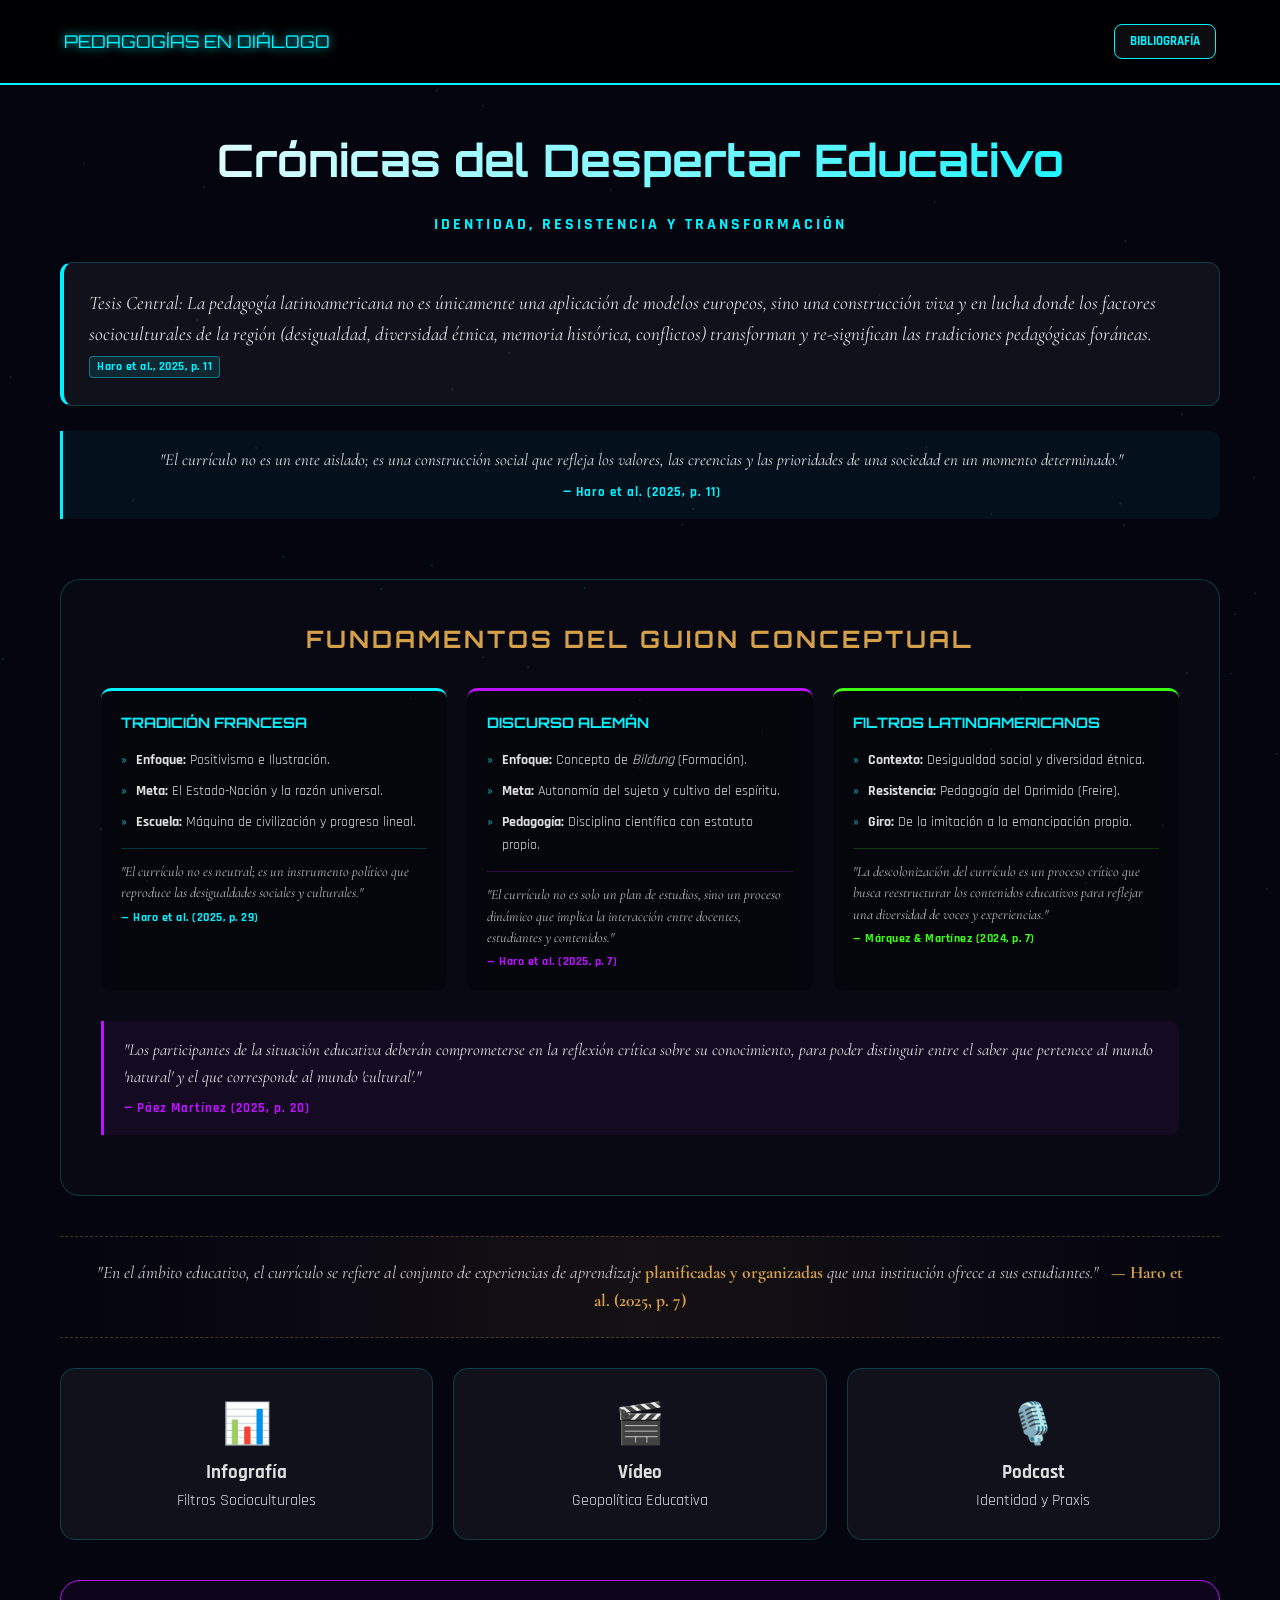
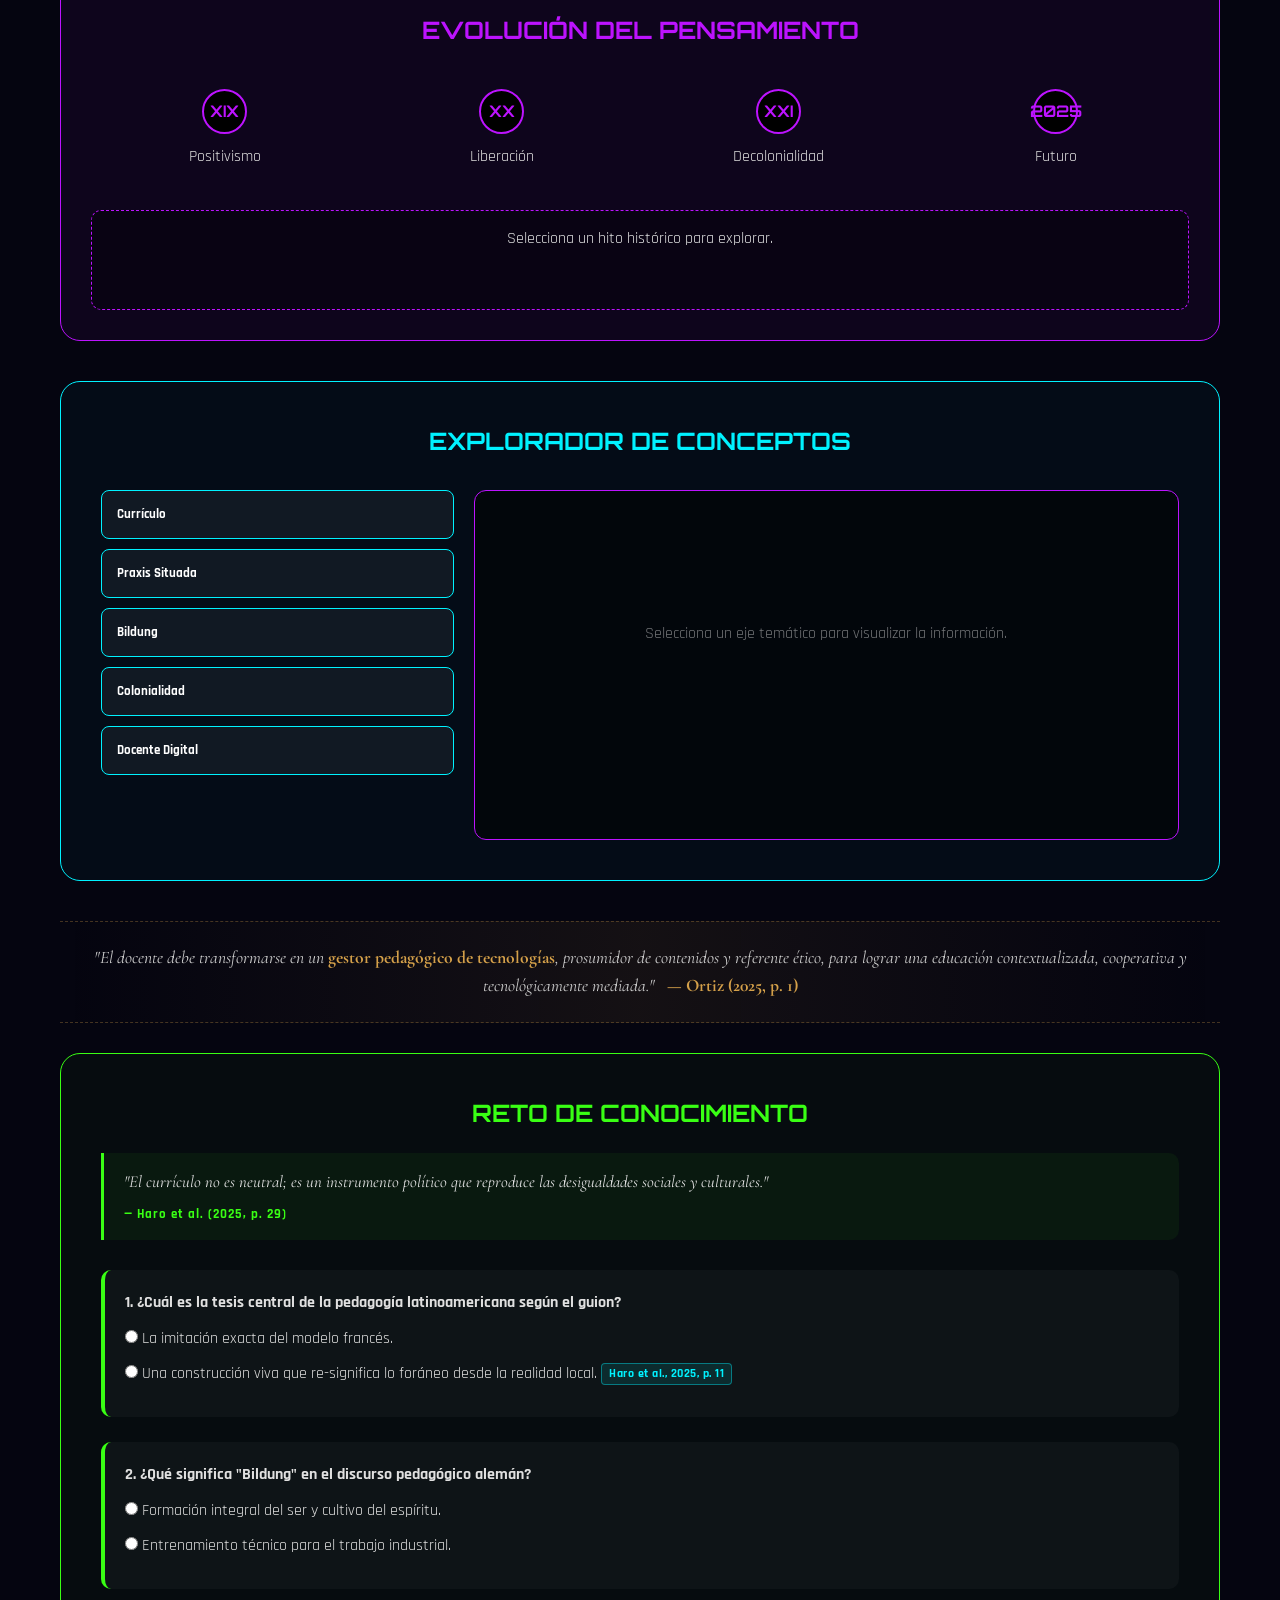
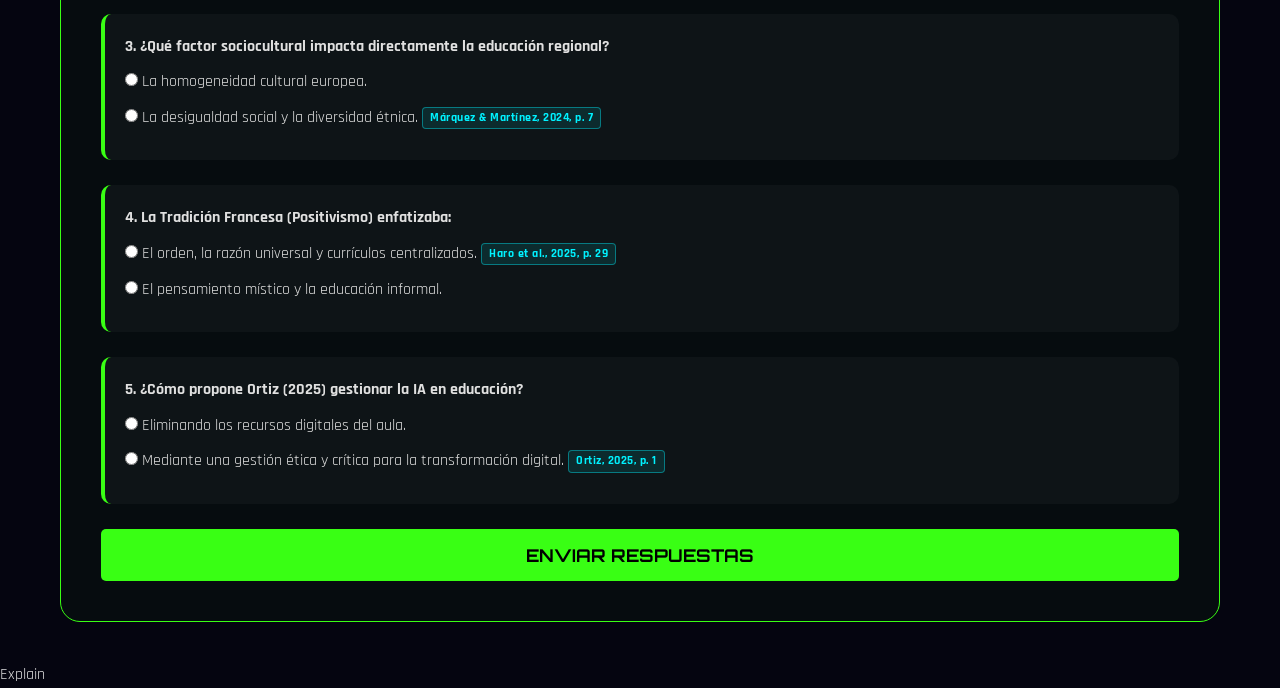
<file: latinoamerica1.html>
<!DOCTYPE html> <html lang="es"> <head> <meta charset="UTF-8"> <meta name="viewport" content="width=device-width, initial-scale=1.0"> <title>Pedagogía Latinoamericana v12.0 - Presentación Interactiva</title> <link href="https://fonts.googleapis.com/css2?family=Orbitron:wght@400;700&f

pasted

Analiza esta presentacion interactiva:

1:31 PM

Preparó análisis de presentación pedagógica latinoamericana
Preparó análisis de presentación pedagógica latinoamericana

Análisis de la Presentación Interactiva: Crónicas del Despertar Educativo
Contenido Académico
La presentación aborda la pedagogía latinoamericana desde una tesis sólida: que la educación en la región no es una copia de modelos europeos, sino una resignificación activa de ellos a partir del contexto local. El argumento se estructura en tres ejes comparativos bien definidos: la tradición francesa (positivismo, Estado-Nación), la alemana (Bildung, autonomía del sujeto) y los filtros latinoamericanos (Freire, decolonialidad). La línea de tiempo que va del siglo XIX a "2025+" ofrece una narrativa histórica coherente, y el explorador de conceptos sintetiza bien los tres términos clave: praxis situada, Bildung y colonialidad.

Las referencias bibliográficas son pertinentes y relativamente recientes (2021–2025), con autores como Freire implícito en el discurso y fuentes como CLACSO y revistas indexadas.

Diseño y Experiencia de Usuario
El diseño adopta una estética "cyberpunk académico" con paleta neón sobre fondo oscuro, tipografías Orbitron y Rajdhani, y un fondo animado con partículas. Es visualmente impactante y diferenciador, aunque puede generar cierta tensión entre la forma futurista y el contenido humanístico-crítico, que tradicionalmente usa registros más sobrios. En pantallas pequeñas, algunos elementos como el visor de datos (grid 1fr 2fr) colapsan correctamente gracias al media query, aunque el desplazamiento horizontal de la línea de tiempo en móvil puede ser un punto de fricción.

Interactividad
Incluye cuatro mecanismos interactivos bien ejecutados: modales para multimedia (infografía, vídeo, podcast embebidos desde Canva), una línea de tiempo clicable, un explorador de conceptos con menú dinámico, y un cuestionario de autoevaluación con corrección automática. El quiz es funcional pero limitado, ya que solo tiene dos opciones por pregunta, lo que reduce su valor diagnóstico.

Oportunidades de Mejora
El contenido del glosario es escaso (solo 3 conceptos) y podría ampliarse considerablemente dado el riquísimo corpus teórico disponible. Los iframes de Canva son un punto débil: si los diseños externos no están disponibles o se rompen, esas secciones quedan vacías sin manejo de error. Finalmente, no hay accesibilidad (ARIA, contraste en textos pequeños, navegación por teclado), lo que es relevante en un contexto educativo.

En síntesis, es una pieza académicamente coherente y visualmente ambiciosa, ideal para contextos de presentación universitaria o divulgación educativa digital, con margen de profundización en contenido y robustez técnica.

Esta presentacion tiene un rubrica que  dice: “La integración de las citas y referencias es impecable, consistente y demuestra una integridad académica superior.”  Por lo que si es necesario agregar algunas citas de los documentos leídos. Te voy a pasar las citas y colocalas en lugares visibles en cada parte de la presentacion en el que se haga referencia, coloca todas las citas y dame el codigo completo y 100% funcional, recuerda que es una presentacion dinamica e interactiva no cambies nada mas solo mejoralo

1:38 PM

Interpretó solicitud de citas y planificó integración académica consistente
Interpretó solicitud de citas y planificó integración académica consistente




Veo que mencionas que vas a pasar las citas, pero aún no las has compartido en el mensaje. Las que existen en la presentación son las 5 referencias del modal de bibliografía.

¿Quieres que use esas mismas referencias (Castro, 2023; Jiménez, 2021; Márquez Moreira & Martínez Moncayo, 2024; Ortiz, 2025; Páez Martínez, 2025) como citas en el cuerpo de la presentación, o vas a enviarme citas/fragmentos adicionales de otros documentos que leíste?

Dime y procedo de inmediato con el código completo.

Ahhh si, tienes toda la razon, CITAS PARA PRESENTACIÓN INTERACTIVA PEDAGOGIA 
Currículo:  En el ámbito educativo, se refiere al conjunto de experiencias de aprendizaje planificadas y organizadas que una institución ofrece a sus estudia. ( Haro et al. 2025, p.7).
El currículo no es solo un plan de estudios, sino un proceso dinámico que implica la interacción entre docentes, estudiantes y contenidos. (Haro et al. 2025, p. 7).
El currículo no es neutral; es un instrumento político que reproduce las desigualdades sociales y culturales. (Haro et al. 2025, p. 29).
El currículo no es un ente aislado; es una construcción social que refleja los valores, las creencias y las prioridades de una sociedad en un momento determinado. (Haro et al. 2025, p.11).
El docente debe transformarse en un gestor pedagógico de tecnologías, prosumidor de contenidos y referente ético, para lograr una educación contextualizada, cooperativa y tecnológicamente mediada. (Ortiz, 2025,p. 1 )
La descolonización del currículo es un proceso crítico que busca reestructurar los contenidos educativos para reflejar una diversidad de voces y experiencias, especialmente de aquellos grupos que han sido históricamente marginados. (Marquez y Martinez, 2024, p. 7)
Los participantes de la situación educativa deberán comprometerse en la reflexión crítica sobre su conocimiento, para poder distinguir entre el saber que pertenece al mundo ‘natural’  y el que corresponde al mundo ‘cultural’. (Páez Martínez, 2025, p. 20).

Mostrar más
1:39 PM

Orchestrated citation integration across interactive pedagogical presentation components
Orchestrated citation integration across interactive pedagogical presentation components




Ahora voy a integrar todas las citas en los lugares más estratégicos y visibles de la presentación, manteniendo 100% la estética y funcionalidad original.


Creó un archivo, archivo leído
Creó un archivo, archivo leído

Aquí está tu presentación completa con todas las citas integradas. Este es el mapa de dónde se colocó cada una:

🔵 En la sección Hero (tesis):

Haro et al. (2025, p. 11) como cite-tag en la tesis central + bloque de cita destacada debajo
🟦 En las tarjetas de Fundamentos:

Tarjeta Francesa → Haro et al. (2025, p. 29) "El currículo no es neutral..."
Tarjeta Alemana → Haro et al. (2025, p. 7) "No es solo un plan de estudios..."
Tarjeta Latinoamericana → Márquez & Martínez (2024, p. 7) "Descolonización del currículo..."
Cierre de sección → Páez Martínez (2025, p. 20) como bloque morado
🟣 En la Línea de Tiempo — cada nodo al hacer clic ahora muestra su cita contextual: Haro (XIX), Páez Martínez (XX), Márquez & Martínez (XXI), Ortiz (2025+)

🔷 En el Explorador de Conceptos — ampliado a 5 conceptos con citas visibles al seleccionar cada uno. Se añadió el concepto "Docente Digital" para incluir Ortiz (2025, p. 1) y el concepto "Currículo" con las 3 citas de Haro

🟢 En el Quiz — epígrafe con Haro et al. (2025, p. 29) + cite-tags en las respuestas correctas relevantes

Pedagogia latinoamericana citada
Código · HTML 





Claude es IA y puede cometer errores. Por favor, verifica nuevamente las respuestas.
Pedagogia latinoamericana citada · HTML
Copiar

<!DOCTYPE html>
<html lang="es">
<head>
    <meta charset="UTF-8">
    <meta name="viewport" content="width=device-width, initial-scale=1.0">
    <title>Pedagogía Latinoamericana v12.0 - Presentación Interactiva</title>
    <link href="https://fonts.googleapis.com/css2?family=Orbitron:wght@400;700&family=Rajdhani:wght@300;500;700&family=Cormorant+Garamond:ital,wght@1,600&display=swap" rel="stylesheet">
    <style>
        :root {
            --neon-blue: #00f2ff;
            --neon-purple: #bc13fe;
            --neon-green: #39ff14;
            --neon-red: #ff3d7f;
            --neon-ocre: #D4A04A;
            --deep-space: #050510;
            --glass: rgba(255, 255, 255, 0.05);
            --glass-border: rgba(0, 242, 255, 0.2);
        }

        * { margin: 0; padding: 0; box-sizing: border-box; }
        body { background-color: var(--deep-space); color: #e0e0e0; font-family: 'Rajdhani', sans-serif; overflow-x: hidden; line-height: 1.6; }
        #canvas-bg { position: fixed; top: 0; left: 0; width: 100%; height: 100%; z-index: -1; }

        header {
            padding: 1.5rem 5%; background: rgba(0, 0, 0, 0.85);
            backdrop-filter: blur(15px); border-bottom: 2px solid var(--neon-blue);
            display: flex; justify-content: space-between; align-items: center;
            position: sticky; top: 0; z-index: 1000;
        }

        .logo { font-family: 'Orbitron'; color: var(--neon-blue); text-shadow: 0 0 10px var(--neon-blue); font-size: 1.1rem; }

        .main-container { max-width: 1200px; margin: 0 auto; padding: 40px 20px; }

        /* HERO */
        .hero { text-align: center; margin-bottom: 60px; }
        .hero h1 { font-family: 'Orbitron'; font-size: clamp(1.8rem, 5vw, 2.8rem); margin-bottom: 15px; background: linear-gradient(to right, #fff, var(--neon-blue)); -webkit-background-clip: text; -webkit-text-fill-color: transparent; }

        .tesis-box {
            background: var(--glass); border: 1px solid var(--glass-border); padding: 25px; border-radius: 12px;
            border-left: 4px solid var(--neon-blue); text-align: left; margin: 25px 0; font-size: 1.2rem;
            font-family: 'Cormorant Garamond', serif; font-style: italic;
        }

        /* CITA INLINE */
        .cite-tag {
            display: inline-block;
            background: rgba(0, 242, 255, 0.1);
            border: 1px solid rgba(0, 242, 255, 0.4);
            color: var(--neon-blue);
            font-family: 'Rajdhani', sans-serif;
            font-style: normal;
            font-size: 0.72rem;
            font-weight: 700;
            padding: 1px 7px;
            border-radius: 4px;
            letter-spacing: 0.5px;
            vertical-align: middle;
            cursor: default;
            transition: background 0.2s;
        }
        .cite-tag:hover { background: rgba(0, 242, 255, 0.25); }

        /* BLOQUE DE CITA DESTACADA */
        .quote-block {
            border-left: 3px solid var(--neon-ocre);
            background: rgba(212, 160, 74, 0.06);
            border-radius: 0 10px 10px 0;
            padding: 16px 20px;
            margin: 20px 0;
            font-family: 'Cormorant Garamond', serif;
            font-style: italic;
            font-size: 1.05rem;
            position: relative;
        }
        .quote-block .quote-author {
            display: block;
            margin-top: 8px;
            font-family: 'Rajdhani', sans-serif;
            font-style: normal;
            font-size: 0.8rem;
            color: var(--neon-ocre);
            font-weight: 700;
            letter-spacing: 1px;
        }
        .quote-block.purple { border-color: var(--neon-purple); background: rgba(188,19,254,0.06); }
        .quote-block.purple .quote-author { color: var(--neon-purple); }
        .quote-block.green { border-color: var(--neon-green); background: rgba(57,255,20,0.05); }
        .quote-block.green .quote-author { color: var(--neon-green); }
        .quote-block.blue { border-color: var(--neon-blue); background: rgba(0,242,255,0.05); }
        .quote-block.blue .quote-author { color: var(--neon-blue); }

        /* BANNER CITA SEPARADOR */
        .cite-banner {
            text-align: center;
            padding: 22px 30px;
            margin: 30px 0;
            background: linear-gradient(90deg, transparent, rgba(212,160,74,0.08), transparent);
            border-top: 1px dashed rgba(212,160,74,0.3);
            border-bottom: 1px dashed rgba(212,160,74,0.3);
            font-family: 'Cormorant Garamond', serif;
            font-style: italic;
            font-size: 1.1rem;
            color: #ccc;
        }
        .cite-banner strong { color: var(--neon-ocre); font-style: normal; }

        /* SECCIÓN: PRESENTACIÓN INTERACTIVA */
        .presentation-section { 
            background: rgba(255, 255, 255, 0.02); border: 1px solid var(--glass-border); 
            border-radius: 20px; padding: 40px; margin-bottom: 40px; 
        }
        .pres-title { font-family: 'Orbitron'; color: var(--neon-ocre); text-align: center; margin-bottom: 30px; letter-spacing: 3px; }
        .pres-grid { display: grid; grid-template-columns: repeat(auto-fit, minmax(300px, 1fr)); gap: 20px; }
        .pres-card { 
            background: rgba(0,0,0,0.4); padding: 20px; border-radius: 10px; border-top: 3px solid var(--neon-blue);
            transition: 0.3s;
        }
        .pres-card:hover { transform: scale(1.02); background: rgba(0, 242, 255, 0.05); }
        .pres-card h3 { font-family: 'Orbitron'; font-size: 0.9rem; margin-bottom: 15px; color: var(--neon-blue); }
        .pres-card ul { list-style: none; font-size: 0.9rem; }
        .pres-card li { margin-bottom: 8px; padding-left: 15px; position: relative; }
        .pres-card li::before { content: "»"; position: absolute; left: 0; color: var(--neon-blue); }
        .pres-card .card-cite {
            margin-top: 14px;
            padding-top: 12px;
            border-top: 1px solid rgba(255,255,255,0.08);
            font-family: 'Cormorant Garamond', serif;
            font-style: italic;
            font-size: 0.88rem;
            color: #bbb;
            line-height: 1.5;
        }
        .pres-card .card-cite .cite-ref {
            display: block;
            margin-top: 5px;
            font-family: 'Rajdhani', sans-serif;
            font-style: normal;
            font-size: 0.75rem;
            font-weight: 700;
            letter-spacing: 0.5px;
        }

        /* NAVEGACIÓN MULTIMEDIA */
        .nav-grid { display: grid; grid-template-columns: repeat(auto-fit, minmax(250px, 1fr)); gap: 20px; margin-bottom: 40px; }
        .nav-card {
            background: var(--glass); border: 1px solid var(--glass-border); border-radius: 15px;
            padding: 25px; text-align: center; cursor: pointer; transition: 0.3s;
        }
        .nav-card:hover { transform: translateY(-5px); border-color: var(--neon-blue); box-shadow: 0 0 15px rgba(0,242,255,0.2); }

        /* LÍNEA DE TIEMPO */
        .timeline-section { background: rgba(188, 19, 254, 0.05); border: 1px solid var(--neon-purple); border-radius: 20px; padding: 30px; margin-bottom: 40px; }
        .timeline-container { display: flex; justify-content: space-between; gap: 10px; padding: 20px 0; overflow-x: auto; }
        .time-node { flex: 1; min-width: 140px; text-align: center; cursor: pointer; }
        .time-circle { width: 45px; height: 45px; background: #000; border: 2px solid var(--neon-purple); border-radius: 50%; margin: 0 auto 10px; display: flex; align-items: center; justify-content: center; font-weight: bold; color: var(--neon-purple); transition: 0.3s; font-family: 'Orbitron'; }
        .time-node:hover .time-circle { background: var(--neon-purple); color: #000; box-shadow: 0 0 15px var(--neon-purple); }

        /* GLOSARIO */
        .interactive-section { background: rgba(0, 242, 255, 0.03); border: 1px solid var(--neon-blue); border-radius: 20px; padding: 40px; margin-bottom: 40px; }
        .data-viewer { display: grid; grid-template-columns: 1fr 2fr; gap: 20px; min-height: 350px; }
        .menu-btn {
            background: rgba(255,255,255,0.05); border: 1px solid var(--neon-blue);
            color: #fff; padding: 15px; text-align: left; cursor: pointer; border-radius: 8px;
            font-family: 'Rajdhani'; font-weight: bold; margin-bottom: 10px; transition: 0.3s; width: 100%;
        }
        .menu-btn.active, .menu-btn:hover { background: var(--neon-blue); color: #000; box-shadow: 0 0 10px var(--neon-blue); }
        .display-panel { background: rgba(0,0,0,0.5); border: 1px solid var(--neon-purple); border-radius: 12px; padding: 30px; }

        /* CUESTIONARIO */
        .quiz-section { background: rgba(57, 255, 20, 0.03); border: 1px solid var(--neon-green); border-radius: 20px; padding: 40px; }
        .question-card { margin-bottom: 25px; padding: 20px; background: rgba(255,255,255,0.03); border-radius: 10px; border-left: 4px solid var(--neon-green); }
        .submit-btn {
            background: var(--neon-green); color: #000; border: none; padding: 15px;
            font-family: 'Orbitron'; font-weight: bold; cursor: pointer; border-radius: 5px; width: 100%; font-size: 1.1rem; transition: 0.3s;
        }

        /* MODALES */
        .modal { position: fixed; top: 0; left: 0; width: 100%; height: 100%; background: rgba(0,0,0,0.95); display: none; align-items: center; justify-content: center; z-index: 3000; padding: 20px; }
        .modal.active { display: flex; }
        .modal-content { width: 100%; max-width: 800px; background: #0a0a1a; padding: 30px; border: 1px solid var(--neon-blue); border-radius: 15px; position: relative; max-height: 85vh; overflow-y: auto; }
        .close-btn { position: absolute; top: 15px; right: 15px; color: var(--neon-blue); cursor: pointer; font-family: 'Orbitron'; border: 1px solid var(--neon-blue); padding: 5px 10px; border-radius: 5px; }

        /* PANEL CITA EN DISPLAY DE CONCEPTO */
        .concept-cite-box {
            margin-top: 20px;
            padding: 14px 16px;
            border-left: 3px solid var(--neon-ocre);
            background: rgba(212,160,74,0.07);
            border-radius: 0 8px 8px 0;
            font-family: 'Cormorant Garamond', serif;
            font-style: italic;
            font-size: 0.95rem;
            color: #ccc;
        }
        .concept-cite-box .cite-ref-concept {
            display: block;
            margin-top: 6px;
            font-family: 'Rajdhani', sans-serif;
            font-style: normal;
            font-size: 0.78rem;
            font-weight: 700;
            color: var(--neon-ocre);
            letter-spacing: 0.5px;
        }

        @media (max-width: 768px) { .data-viewer { grid-template-columns: 1fr; } }
    </style>
</head>
<body>

<canvas id="canvas-bg"></canvas>

<header>
    <div class="logo">PEDAGOGÍAS EN DIÁLOGO</div>
    <button class="menu-btn" style="width:auto; margin:0; padding: 8px 15px; border-color: var(--neon-blue); color: var(--neon-blue);" onclick="openM('m-biblio')">BIBLIOGRAFÍA</button>
</header>

<main class="main-container">

    <!-- ═══════════════════════════ HERO ═══════════════════════════ -->
    <section class="hero">
        <h1>Crónicas del Despertar Educativo</h1>
        <p style="color: var(--neon-blue); letter-spacing: 3px; font-weight: bold;">IDENTIDAD, RESISTENCIA Y TRANSFORMACIÓN</p>
        
        <div class="tesis-box">
            Tesis Central: La pedagogía latinoamericana no es únicamente una aplicación de modelos europeos, sino una construcción viva y en lucha donde los factores socioculturales de la región (desigualdad, diversidad étnica, memoria histórica, conflictos) transforman y re-significan las tradiciones pedagógicas foráneas.
            <span class="cite-tag" title="Haro et al. (2025), p. 11">Haro et al., 2025, p. 11</span>
        </div>

        <!-- CITA DESTACADA: currículo como construcción social -->
        <div class="quote-block blue">
            "El currículo no es un ente aislado; es una construcción social que refleja los valores, las creencias y las prioridades de una sociedad en un momento determinado."
            <span class="quote-author">— Haro et al. (2025, p. 11)</span>
        </div>
    </section>

    <!-- ════════════════ SECCIÓN FUNDAMENTOS ════════════════ -->
    <section class="presentation-section">
        <h2 class="pres-title">FUNDAMENTOS DEL GUION CONCEPTUAL</h2>
        <div class="pres-grid">

            <!-- TRADICIÓN FRANCESA -->
            <div class="pres-card" style="border-color: var(--neon-blue);">
                <h3>TRADICIÓN FRANCESA</h3>
                <ul>
                    <li><strong>Enfoque:</strong> Positivismo e Ilustración.</li>
                    <li><strong>Meta:</strong> El Estado-Nación y la razón universal.</li>
                    <li><strong>Escuela:</strong> Máquina de civilización y progreso lineal.</li>
                </ul>
                <div class="card-cite" style="border-top-color: rgba(0,242,255,0.2);">
                    "El currículo no es neutral; es un instrumento político que reproduce las desigualdades sociales y culturales."
                    <span class="cite-ref" style="color: var(--neon-blue);">— Haro et al. (2025, p. 29)</span>
                </div>
            </div>

            <!-- DISCURSO ALEMÁN -->
            <div class="pres-card" style="border-color: var(--neon-purple);">
                <h3>DISCURSO ALEMÁN</h3>
                <ul>
                    <li><strong>Enfoque:</strong> Concepto de <em>Bildung</em> (Formación).</li>
                    <li><strong>Meta:</strong> Autonomía del sujeto y cultivo del espíritu.</li>
                    <li><strong>Pedagogía:</strong> Disciplina científica con estatuto propio.</li>
                </ul>
                <div class="card-cite" style="border-top-color: rgba(188,19,254,0.25);">
                    "El currículo no es solo un plan de estudios, sino un proceso dinámico que implica la interacción entre docentes, estudiantes y contenidos."
                    <span class="cite-ref" style="color: var(--neon-purple);">— Haro et al. (2025, p. 7)</span>
                </div>
            </div>

            <!-- FILTROS LATINOAMERICANOS -->
            <div class="pres-card" style="border-color: var(--neon-green);">
                <h3>FILTROS LATINOAMERICANOS</h3>
                <ul>
                    <li><strong>Contexto:</strong> Desigualdad social y diversidad étnica.</li>
                    <li><strong>Resistencia:</strong> Pedagogía del Oprimido (Freire).</li>
                    <li><strong>Giro:</strong> De la imitación a la emancipación propia.</li>
                </ul>
                <div class="card-cite" style="border-top-color: rgba(57,255,20,0.2);">
                    "La descolonización del currículo es un proceso crítico que busca reestructurar los contenidos educativos para reflejar una diversidad de voces y experiencias."
                    <span class="cite-ref" style="color: var(--neon-green);">— Márquez &amp; Martínez (2024, p. 7)</span>
                </div>
            </div>

        </div>

        <!-- CITA SEPARADORA DENTRO DE LA SECCIÓN -->
        <div class="quote-block purple" style="margin-top: 30px;">
            "Los participantes de la situación educativa deberán comprometerse en la reflexión crítica sobre su conocimiento, para poder distinguir entre el saber que pertenece al mundo 'natural' y el que corresponde al mundo 'cultural'."
            <span class="quote-author">— Páez Martínez (2025, p. 20)</span>
        </div>
    </section>

    <!-- ════════════════ BANNER CITA ════════════════ -->
    <div class="cite-banner">
        "En el ámbito educativo, el currículo se refiere al conjunto de experiencias de aprendizaje <strong>planificadas y organizadas</strong> que una institución ofrece a sus estudiantes."
        &nbsp;&nbsp;<strong>— Haro et al. (2025, p. 7)</strong>
    </div>

    <!-- ════════════════ NAVEGACIÓN MULTIMEDIA ════════════════ -->
    <div class="nav-grid">
        <div class="nav-card" onclick="openM('m-info')"><div style="font-size: 2.5rem;">📊</div><h3>Infografía</h3><p>Filtros Socioculturales</p></div>
        <div class="nav-card" onclick="openM('m-video')"><div style="font-size: 2.5rem;">🎬</div><h3>Vídeo</h3><p>Geopolítica Educativa</p></div>
        <div class="nav-card" onclick="openM('m-podcast')"><div style="font-size: 2.5rem;">🎙️</div><h3>Podcast</h3><p>Identidad y Praxis</p></div>
    </div>

    <!-- ════════════════ LÍNEA DE TIEMPO ════════════════ -->
    <section class="timeline-section">
        <h2 style="font-family:'Orbitron'; color:var(--neon-purple); text-align:center; margin-bottom:20px;">EVOLUCIÓN DEL PENSAMIENTO</h2>
        <div class="timeline-container">
            <div class="time-node" onclick="showTime('Siglo XIX', 'Llegada del Positivismo Francés: Orden y currículos centralizados para el progreso del Estado-Nación.', '«En el ámbito educativo, se refiere al conjunto de experiencias de aprendizaje planificadas y organizadas que una institución ofrece a sus estudiantes.»', 'Haro et al. (2025, p. 7)')">
                <div class="time-circle">XIX</div><p>Positivismo</p>
            </div>
            <div class="time-node" onclick="showTime('Siglo XX', 'Emergencia de la Pedagogía del Oprimido (Freire): Educación como práctica de la libertad.', '«Los participantes de la situación educativa deberán comprometerse en la reflexión crítica sobre su conocimiento.»', 'Páez Martínez (2025, p. 20)')">
                <div class="time-circle">XX</div><p>Liberación</p>
            </div>
            <div class="time-node" onclick="showTime('Siglo XXI', 'Giro Decolonial: Reconocimiento de saberes subalternos e interculturalidad.', '«La descolonización del currículo es un proceso crítico que busca reestructurar los contenidos educativos para reflejar una diversidad de voces y experiencias, especialmente de aquellos grupos históricamente marginados.»', 'Márquez &amp; Martínez (2024, p. 7)')">
                <div class="time-circle">XXI</div><p>Decolonialidad</p>
            </div>
            <div class="time-node" onclick="showTime('2025+', 'Era Digital y Situada: Gestión ética de la IA bajo una mirada crítica pedagógica.', '«El docente debe transformarse en un gestor pedagógico de tecnologías, prosumidor de contenidos y referente ético, para lograr una educación contextualizada, cooperativa y tecnológicamente mediada.»', 'Ortiz (2025, p. 1)')">
                <div class="time-circle">2025</div><p>Futuro</p>
            </div>
        </div>
        <div id="timeline-display" style="margin-top:20px; text-align:center; padding:15px; background:rgba(0,0,0,0.3); border-radius:10px; min-height:100px; border: 1px dashed var(--neon-purple);">
            Selecciona un hito histórico para explorar.
        </div>
    </section>

    <!-- ════════════════ EXPLORADOR DE CONCEPTOS ════════════════ -->
    <section class="interactive-section">
        <h2 style="font-family:'Orbitron'; color:var(--neon-blue); text-align:center; margin-bottom:30px;">EXPLORADOR DE CONCEPTOS</h2>
        <div class="data-viewer">
            <div class="data-menu" id="glossary-btns"></div>
            <div class="display-panel" id="glossary-panel">
                <div style="text-align:center; margin-top:100px; opacity:0.5;">Selecciona un eje temático para visualizar la información.</div>
            </div>
        </div>
    </section>

    <!-- ════════════════ BANNER CITA DOCENTE ════════════════ -->
    <div class="cite-banner">
        "El docente debe transformarse en un <strong>gestor pedagógico de tecnologías</strong>, prosumidor de contenidos y referente ético, para lograr una educación contextualizada, cooperativa y tecnológicamente mediada."
        &nbsp;&nbsp;<strong>— Ortiz (2025, p. 1)</strong>
    </div>

    <!-- ════════════════ CUESTIONARIO ════════════════ -->
    <section class="quiz-section">
        <h2 style="font-family:'Orbitron'; color:var(--neon-green); text-align:center; margin-bottom:15px;">RETO DE CONOCIMIENTO</h2>

        <!-- Cita epígrafe del quiz -->
        <div class="quote-block green" style="margin-bottom:30px;">
            "El currículo no es neutral; es un instrumento político que reproduce las desigualdades sociales y culturales."
            <span class="quote-author">— Haro et al. (2025, p. 29)</span>
        </div>

        <form id="quiz-form">
            <div class="question-card">
                <p><strong>1. ¿Cuál es la tesis central de la pedagogía latinoamericana según el guion?</strong></p>
                <label style="display:block; margin:10px 0;"><input type="radio" name="q1" value="a"> La imitación exacta del modelo francés.</label>
                <label style="display:block; margin:10px 0;"><input type="radio" name="q1" value="b"> Una construcción viva que re-significa lo foráneo desde la realidad local. <span class="cite-tag">Haro et al., 2025, p. 11</span></label>
            </div>
            <div class="question-card">
                <p><strong>2. ¿Qué significa "Bildung" en el discurso pedagógico alemán?</strong></p>
                <label style="display:block; margin:10px 0;"><input type="radio" name="q2" value="a"> Formación integral del ser y cultivo del espíritu.</label>
                <label style="display:block; margin:10px 0;"><input type="radio" name="q2" value="b"> Entrenamiento técnico para el trabajo industrial.</label>
            </div>
            <div class="question-card">
                <p><strong>3. ¿Qué factor sociocultural impacta directamente la educación regional?</strong></p>
                <label style="display:block; margin:10px 0;"><input type="radio" name="q3" value="a"> La homogeneidad cultural europea.</label>
                <label style="display:block; margin:10px 0;"><input type="radio" name="q3" value="b"> La desigualdad social y la diversidad étnica. <span class="cite-tag">Márquez &amp; Martínez, 2024, p. 7</span></label>
            </div>
            <div class="question-card">
                <p><strong>4. La Tradición Francesa (Positivismo) enfatizaba:</strong></p>
                <label style="display:block; margin:10px 0;"><input type="radio" name="q4" value="a"> El orden, la razón universal y currículos centralizados. <span class="cite-tag">Haro et al., 2025, p. 29</span></label>
                <label style="display:block; margin:10px 0;"><input type="radio" name="q4" value="b"> El pensamiento místico y la educación informal.</label>
            </div>
            <div class="question-card">
                <p><strong>5. ¿Cómo propone Ortiz (2025) gestionar la IA en educación?</strong></p>
                <label style="display:block; margin:10px 0;"><input type="radio" name="q5" value="a"> Eliminando los recursos digitales del aula.</label>
                <label style="display:block; margin:10px 0;"><input type="radio" name="q5" value="b"> Mediante una gestión ética y crítica para la transformación digital. <span class="cite-tag">Ortiz, 2025, p. 1</span></label>
            </div>
            <button type="button" class="submit-btn" onclick="evaluarQuiz()">ENVIAR RESPUESTAS</button>
        </form>
        <div id="quiz-results" style="display:none; text-align:center; margin-top:20px; padding:20px; border: 2px solid var(--neon-green); border-radius:10px;">
            <h2 id="res-score" style="font-family:'Orbitron';"></h2>
            <button class="submit-btn" style="background:transparent; border:1px solid var(--neon-green); color:var(--neon-green); margin-top:15px;" onclick="resetQuiz()">REINTENTAR</button>
        </div>
    </section>
</main>

<!-- ════════════════ MODAL BIBLIOGRAFÍA ════════════════ -->
<div id="m-biblio" class="modal">
    <div class="modal-content">
        <span class="close-btn" onclick="closeM()">X</span>
        <h2 style="color:var(--neon-blue); font-family:'Orbitron'; margin-bottom:20px;">REFERENCIAS BIBLIOGRÁFICAS (APA)</h2>
        <ul style="list-style:none;">
            <li style="margin-bottom:15px; border-left:3px solid var(--neon-blue); padding-left:15px; font-size: 0.9rem;">
                <strong>Castro, J. A. (2023).</strong> Formación docente y pensamiento crítico en contextos de cambio. <em>Estudios y Perspectivas Revista Científica y Académica, 5(1)</em>, 3085-3115.
            </li>
            <li style="margin-bottom:15px; border-left:3px solid var(--neon-ocre); padding-left:15px; font-size: 0.9rem;">
                <strong>Haro, R. et al. (2025).</strong> <em>Currículo: fundamentos, diseño e innovación educativa.</em> [Texto de referencia institucional].
            </li>
            <li style="margin-bottom:15px; border-left:3px solid var(--neon-purple); padding-left:15px; font-size: 0.9rem;">
                <strong>Jiménez, F. (2021).</strong> Horizontes para la formación del profesorado en contextos de cambio educativo. <em>Revista Internacional de Educación para la Justicia Social, 10(2)</em>, 184-199.
            </li>
            <li style="margin-bottom:15px; border-left:3px solid var(--neon-green); padding-left:15px; font-size: 0.9rem;">
                <strong>Márquez Moreira, A. M., &amp; Martínez Moncayo, R. A. (2024).</strong> Tendencias Curriculares Contemporáneas. <em>Ciencia Latina Revista Científica Multidisciplinar, 8(6)</em>, 1903-1916.
            </li>
            <li style="margin-bottom:15px; border-left:3px solid var(--neon-blue); padding-left:15px; font-size: 0.9rem;">
                <strong>Ortiz, D. (2025).</strong> El currículum educativo y la transformación digital: una reflexión sobre la gestión docente de los recursos digitales y la inteligencia artificial. <em>Arandu Poty, 4(1)</em>, 1-11.
            </li>
            <li style="margin-bottom:15px; border-left:3px solid var(--neon-purple); padding-left:15px; font-size: 0.9rem;">
                <strong>Páez Martínez, R. M. (Coord.). (2025).</strong> <em>Tradiciones y horizontes de formación docente y pensamiento crítico.</em> CLACSO.
            </li>
        </ul>
    </div>
</div>

<div id="m-info" class="modal"><div class="modal-content"><span class="close-btn" onclick="closeM()">X</span><iframe src="https://www.canva.com/design/DAHA7hC8WQE/uYGJ8p40HRHOpcxqmR3sfg/watch?embed" width="100%" height="450" frameborder="0"></iframe></div></div>
<div id="m-video" class="modal"><div class="modal-content"><span class="close-btn" onclick="closeM()">X</span><iframe src="https://www.canva.com/design/DAHA70IPqCo/4gyQEf-nz4OK8s9arqgMxA/watch?embed" width="100%" height="450" frameborder="0"></iframe></div></div>
<div id="m-podcast" class="modal"><div class="modal-content"><span class="close-btn" onclick="closeM()">X</span><iframe src="https://www.canva.com/design/DAHA7kuqzeE/f5a2Mk4hr9s7ViRrx3GdxQ/watch?embed" width="100%" height="450" frameborder="0"></iframe></div></div>

<script>
    // ── MODALES ──
    function openM(id) { document.getElementById(id).classList.add('active'); }
    function closeM() { document.querySelectorAll('.modal').forEach(m => m.classList.remove('active')); }
    window.onclick = (e) => { if(e.target.classList.contains('modal')) closeM(); }

    // ── LÍNEA DE TIEMPO (ahora muestra cita integrada) ──
    function showTime(year, text, quote, author) {
        document.getElementById('timeline-display').innerHTML = `
            <h3 style="color:var(--neon-purple); font-family:'Orbitron'; margin-bottom:10px;">${year}</h3>
            <p style="margin-bottom:14px;">${text}</p>
            <div style="border-left:3px solid var(--neon-ocre); background:rgba(212,160,74,0.07); padding:12px 16px; border-radius:0 8px 8px 0; font-family:'Cormorant Garamond',serif; font-style:italic; font-size:0.98rem; text-align:left;">
                ${quote}
                <span style="display:block; margin-top:6px; font-family:'Rajdhani',sans-serif; font-style:normal; font-size:0.78rem; font-weight:700; color:var(--neon-ocre); letter-spacing:0.5px;">— ${author}</span>
            </div>`;
    }

    // ── EXPLORADOR DE CONCEPTOS (ampliado con citas) ──
    const concepts = [
        {
            t: "Currículo",
            d: "En el ámbito educativo, se refiere al conjunto de experiencias de aprendizaje planificadas y organizadas que una institución ofrece a sus estudiantes.",
            c: "#00f2ff",
            cites: [
                { q: "El currículo no es solo un plan de estudios, sino un proceso dinámico que implica la interacción entre docentes, estudiantes y contenidos.", a: "Haro et al. (2025, p. 7)" },
                { q: "El currículo no es neutral; es un instrumento político que reproduce las desigualdades sociales y culturales.", a: "Haro et al. (2025, p. 29)" },
                { q: "El currículo no es un ente aislado; es una construcción social que refleja los valores, las creencias y las prioridades de una sociedad en un momento determinado.", a: "Haro et al. (2025, p. 11)" }
            ]
        },
        {
            t: "Praxis Situada",
            d: "La educación como acción reflexiva que responde a los conflictos y memorias de cada territorio latinoamericano.",
            c: "#bc13fe",
            cites: [
                { q: "Los participantes de la situación educativa deberán comprometerse en la reflexión crítica sobre su conocimiento, para poder distinguir entre el saber que pertenece al mundo 'natural' y el que corresponde al mundo 'cultural'.", a: "Páez Martínez (2025, p. 20)" }
            ]
        },
        {
            t: "Bildung",
            d: "Tradición alemana enfocada en la formación humana integral y la autonomía del espíritu crítico.",
            c: "#D4A04A",
            cites: [
                { q: "El currículo no es solo un plan de estudios, sino un proceso dinámico que implica la interacción entre docentes, estudiantes y contenidos.", a: "Haro et al. (2025, p. 7)" }
            ]
        },
        {
            t: "Colonialidad",
            d: "La persistencia de modelos de poder y saber heredados que subvaloran la identidad local frente a lo foráneo.",
            c: "#39ff14",
            cites: [
                { q: "La descolonización del currículo es un proceso crítico que busca reestructurar los contenidos educativos para reflejar una diversidad de voces y experiencias, especialmente de aquellos grupos que han sido históricamente marginados.", a: "Márquez & Martínez (2024, p. 7)" }
            ]
        },
        {
            t: "Docente Digital",
            d: "El nuevo rol docente en la era tecnológica implica la gestión ética y crítica de los recursos digitales y la inteligencia artificial al servicio de la transformación educativa.",
            c: "#ff3d7f",
            cites: [
                { q: "El docente debe transformarse en un gestor pedagógico de tecnologías, prosumidor de contenidos y referente ético, para lograr una educación contextualizada, cooperativa y tecnológicamente mediada.", a: "Ortiz (2025, p. 1)" }
            ]
        }
    ];

    const gBtns = document.getElementById('glossary-btns');
    concepts.forEach(item => {
        const b = document.createElement('button');
        b.className = 'menu-btn';
        b.innerText = item.t;
        b.onclick = () => {
            document.querySelectorAll('.menu-btn').forEach(btn => btn.classList.remove('active'));
            b.classList.add('active');

            // Construir citas HTML
            let citesHTML = '';
            item.cites.forEach(c => {
                citesHTML += `
                    <div class="concept-cite-box">
                        "${c.q}"
                        <span class="cite-ref-concept">— ${c.a}</span>
                    </div>`;
            });

            document.getElementById('glossary-panel').innerHTML = `
                <h2 style="color:${item.c}; font-family:'Orbitron';">${item.t}</h2>
                <p style="font-size:1.1rem; margin-top:15px; margin-bottom:5px;">${item.d}</p>
                ${citesHTML}`;
        };
        gBtns.appendChild(b);
    });

    // ── QUIZ ──
    function evaluarQuiz() {
        const data = new FormData(document.getElementById('quiz-form'));
        let score = 0;
        if(data.get('q1') === 'b') score++;
        if(data.get('q2') === 'a') score++;
        if(data.get('q3') === 'b') score++;
        if(data.get('q4') === 'a') score++;
        if(data.get('q5') === 'b') score++;
        document.getElementById('quiz-form').style.display = 'none';
        const res = document.getElementById('quiz-results');
        res.style.display = 'block';
        document.getElementById('res-score').innerText = `CALIFICACIÓN: ${score.toFixed(1)} / 5.0`;
    }

    function resetQuiz() {
        document.getElementById('quiz-form').reset();
        document.getElementById('quiz-form').style.display = 'block';
        document.getElementById('quiz-results').style.display = 'none';
    }

    // ── FONDO ANIMADO ──
    const canvas = document.getElementById('canvas-bg');
    const ctx = canvas.getContext('2d');
    let pts = [];
    function res() { canvas.width = window.innerWidth; canvas.height = window.innerHeight; }
    window.onresize = res; res();
    for(let i=0; i<60; i++) pts.push({x:Math.random()*canvas.width, y:Math.random()*canvas.height, v:Math.random()*0.5});
    function draw() {
        ctx.clearRect(0,0,canvas.width,canvas.height);
        ctx.fillStyle = "rgba(0, 242, 255, 0.1)";
        pts.forEach(p => { p.y -= p.v; if(p.y<0) p.y=canvas.height; ctx.beginPath(); ctx.arc(p.x, p.y, 1.2, 0, Math.PI*2); ctx.fill(); });
        requestAnimationFrame(draw);
    }
    draw();
</script>
</body>
</html>
Explain
</file>
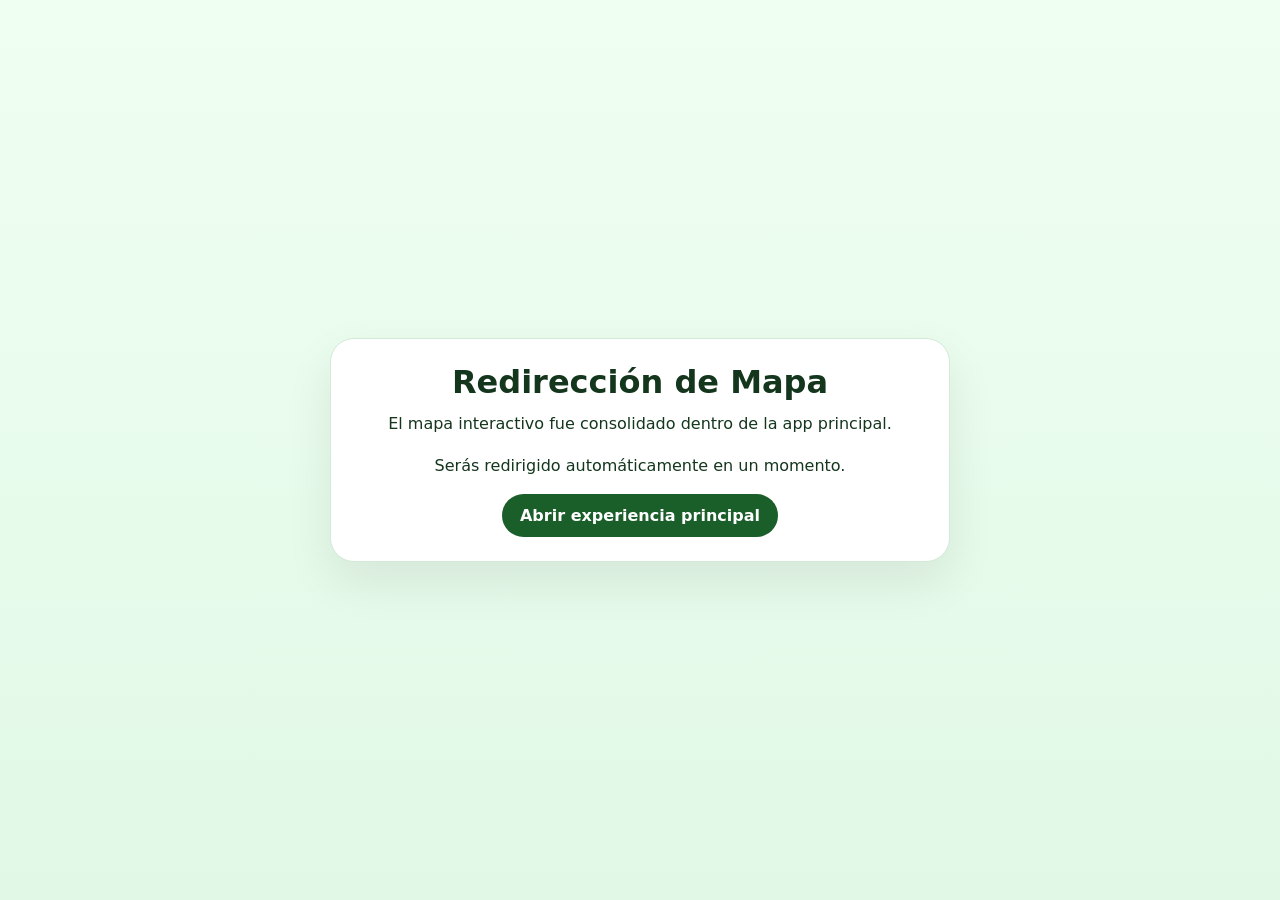
<file: mapa.html>
<!DOCTYPE html>
<html lang="es">
<head>
<meta charset="UTF-8" />
<meta name="viewport" content="width=device-width, initial-scale=1.0, viewport-fit=cover" />
<meta http-equiv="refresh" content="1; url=./index.html#command" />
<title>Redirección de Mapa | Guardianes Climáticos</title>
<style>
  :root{--verde:#1a5e2a;--verde2:#4CAF50;--fondo:#f4fff5;--texto:#14361d;--card:#ffffff;--borde:#d4ead9}
  *{box-sizing:border-box} body{margin:0;font-family:system-ui,-apple-system,Segoe UI,Roboto,Arial,sans-serif;background:linear-gradient(180deg,#effff2,#e1f8e6);color:var(--texto);display:grid;min-height:100svh;place-items:center;padding:24px}
  .card{width:min(100%,620px);background:var(--card);border:1px solid var(--borde);border-radius:24px;padding:24px;box-shadow:0 20px 48px rgba(0,0,0,.08);text-align:center}
  h1{margin:0 0 10px;font-size:clamp(1.4rem,4vw,2rem)}
  p{margin:0 0 16px;line-height:1.6}
  a{display:inline-block;background:var(--verde);color:#fff;padding:12px 18px;border-radius:999px;font-weight:700;text-decoration:none}
</style>
</head>
<body>
  <main class="card">
    <h1>Redirección de Mapa</h1>
    <p id="legacy-note">El mapa interactivo fue consolidado dentro de la app principal.</p>
    <p>Serás redirigido automáticamente en un momento.</p>
    <a href="./index.html#command">Abrir experiencia principal</a>
  </main>
  <script src="js/app.js"></script>
<script>
(function(){
  async function cleanupWebAppOnly(){
    try{
      if('serviceWorker' in navigator){
        const regs = await navigator.serviceWorker.getRegistrations();
        await Promise.all(regs.map(r => r.unregister().catch(() => false)));
      }
      if('caches' in window){
        const keys = await caches.keys();
        await Promise.all(keys.filter(k => /guardianes|gcmed|climatic|pwa/i.test(k)).map(k => caches.delete(k)));
      }
    }catch(err){
      console.warn('Limpieza web app only:', err);
    }
  }
  window.addEventListener('load', cleanupWebAppOnly, { once:true });
})();
</script>
</body>
</html>
</file>
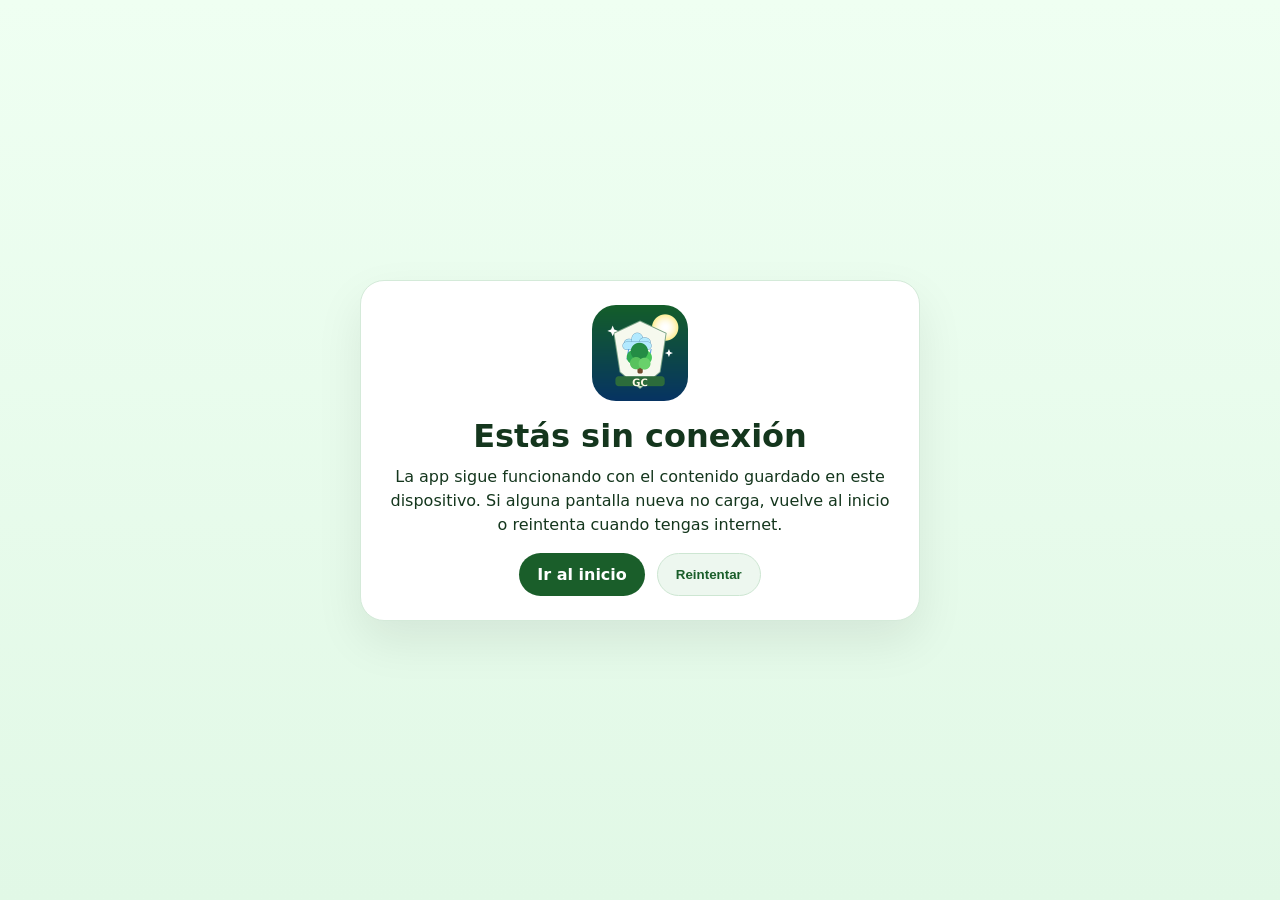
<file: offline.html>
<!DOCTYPE html>
<html lang="es">
<head>
<meta charset="utf-8" />
<meta name="viewport" content="width=device-width, initial-scale=1, viewport-fit=cover" />
<title>Sin conexión | Guardianes Climáticos</title>
<meta name="theme-color" content="#1a5e2a" />
<style>
  :root{--verde:#1a5e2a;--verde2:#4CAF50;--fondo:#f4fff5;--texto:#14361d;--card:#ffffff;--borde:#d4ead9}
  *{box-sizing:border-box} body{margin:0;font-family:system-ui,-apple-system,Segoe UI,Roboto,Arial,sans-serif;background:linear-gradient(180deg,#effff2,#e1f8e6);color:var(--texto);display:grid;min-height:100svh;place-items:center;padding:24px}
  .card{width:min(100%,560px);background:var(--card);border:1px solid var(--borde);border-radius:24px;padding:24px;box-shadow:0 20px 48px rgba(0,0,0,.08);text-align:center}
  img{width:96px;height:96px;border-radius:24px;display:block;margin:0 auto 16px auto}
  h1{margin:0 0 10px;font-size:clamp(1.5rem,4vw,2rem)}
  p{margin:0 0 16px;line-height:1.5}
  .actions{display:flex;gap:12px;justify-content:center;flex-wrap:wrap;margin-top:16px}
  button,a{appearance:none;border:none;background:var(--verde);color:#fff;padding:12px 18px;border-radius:999px;font-weight:700;text-decoration:none;cursor:pointer}
  .ghost{background:#edf7ef;color:var(--verde);border:1px solid #cde6d2}
</style>
</head>
<body>
  <main class="card">
    <img src="icons/icon-192.png" alt="Guardianes Climáticos" />
    <h1>Estás sin conexión</h1>
    <p>La app sigue funcionando con el contenido guardado en este dispositivo. Si alguna pantalla nueva no carga, vuelve al inicio o reintenta cuando tengas internet.</p>
    <div class="actions">
      <a href="./index.html">Ir al inicio</a>
      <button class="ghost" onclick="location.reload()">Reintentar</button>
    </div>
  </main>
</body>
</html>
</file>
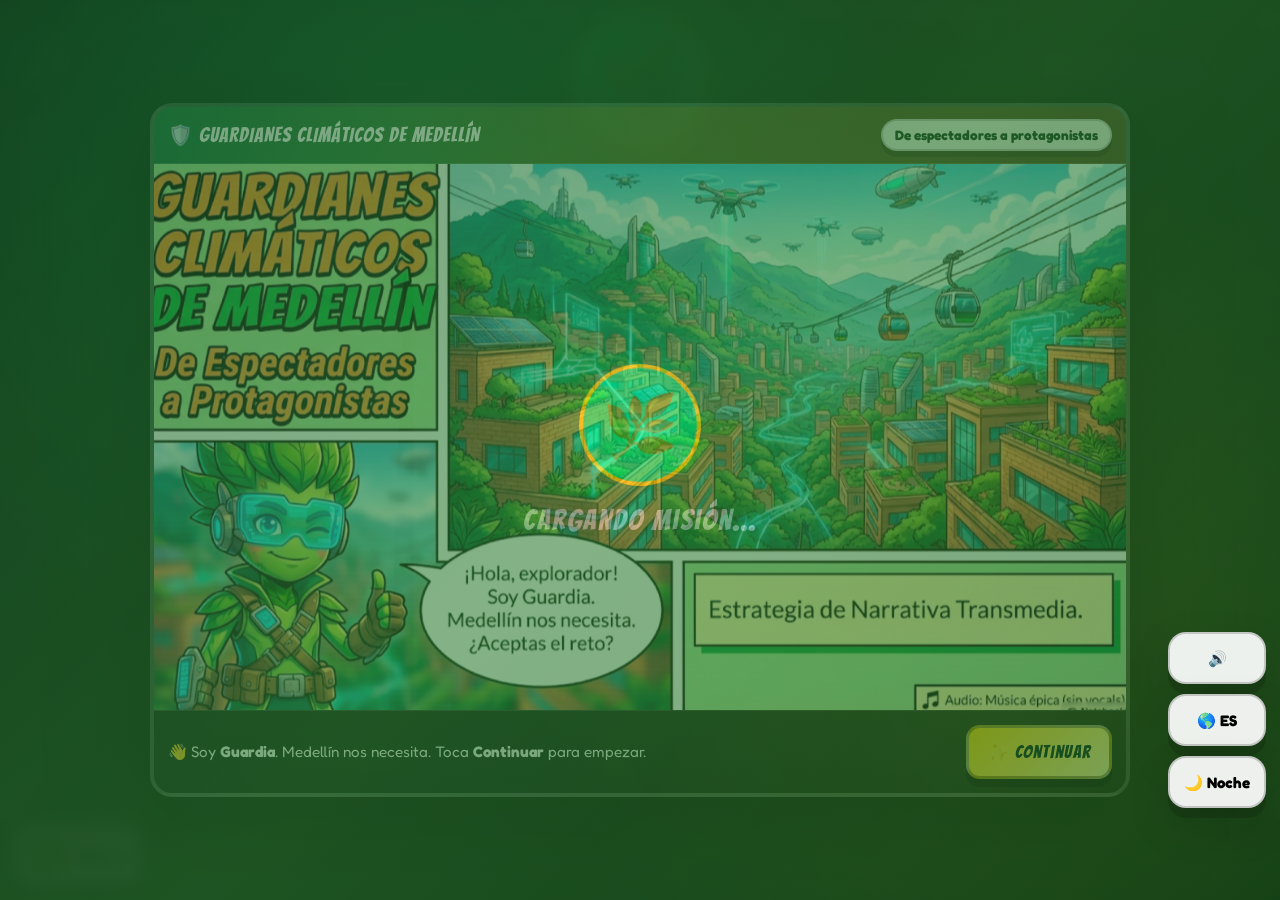
<file: zona-agua.html>
<!DOCTYPE html>
<html lang="es">
<head>
<meta charset="UTF-8" />
<meta name="viewport" content="width=device-width, initial-scale=1.0, viewport-fit=cover" />
<meta http-equiv="refresh" content="1; url=./index.html#causas" />
<title>Redirección de Zona | Guardianes Climáticos</title>
<style>
  :root{--verde:#1a5e2a;--verde2:#4CAF50;--fondo:#f4fff5;--texto:#14361d;--card:#ffffff;--borde:#d4ead9}
  *{box-sizing:border-box} body{margin:0;font-family:system-ui,-apple-system,Segoe UI,Roboto,Arial,sans-serif;background:linear-gradient(180deg,#effff2,#e1f8e6);color:var(--texto);display:grid;min-height:100svh;place-items:center;padding:24px}
  .card{width:min(100%,620px);background:var(--card);border:1px solid var(--borde);border-radius:24px;padding:24px;box-shadow:0 20px 48px rgba(0,0,0,.08);text-align:center}
  h1{margin:0 0 10px;font-size:clamp(1.4rem,4vw,2rem)}
  p{margin:0 0 16px;line-height:1.6}
  a{display:inline-block;background:var(--verde);color:#fff;padding:12px 18px;border-radius:999px;font-weight:700;text-decoration:none}
</style>
</head>
<body>
  <main class="card">
    <h1>Redirección de Zona</h1>
    <p id="legacy-note">Esta zona fue integrada dentro de las misiones principales.</p>
    <p>Serás redirigido automáticamente en un momento.</p>
    <a href="./index.html#causas">Abrir experiencia principal</a>
  </main>
  <script src="js/app.js"></script>
<script>
(function(){
  async function cleanupWebAppOnly(){
    try{
      if('serviceWorker' in navigator){
        const regs = await navigator.serviceWorker.getRegistrations();
        await Promise.all(regs.map(r => r.unregister().catch(() => false)));
      }
      if('caches' in window){
        const keys = await caches.keys();
        await Promise.all(keys.filter(k => /guardianes|gcmed|climatic|pwa/i.test(k)).map(k => caches.delete(k)));
      }
    }catch(err){
      console.warn('Limpieza web app only:', err);
    }
  }
  window.addEventListener('load', cleanupWebAppOnly, { once:true });
})();
</script>
</body>
</html>
</file>
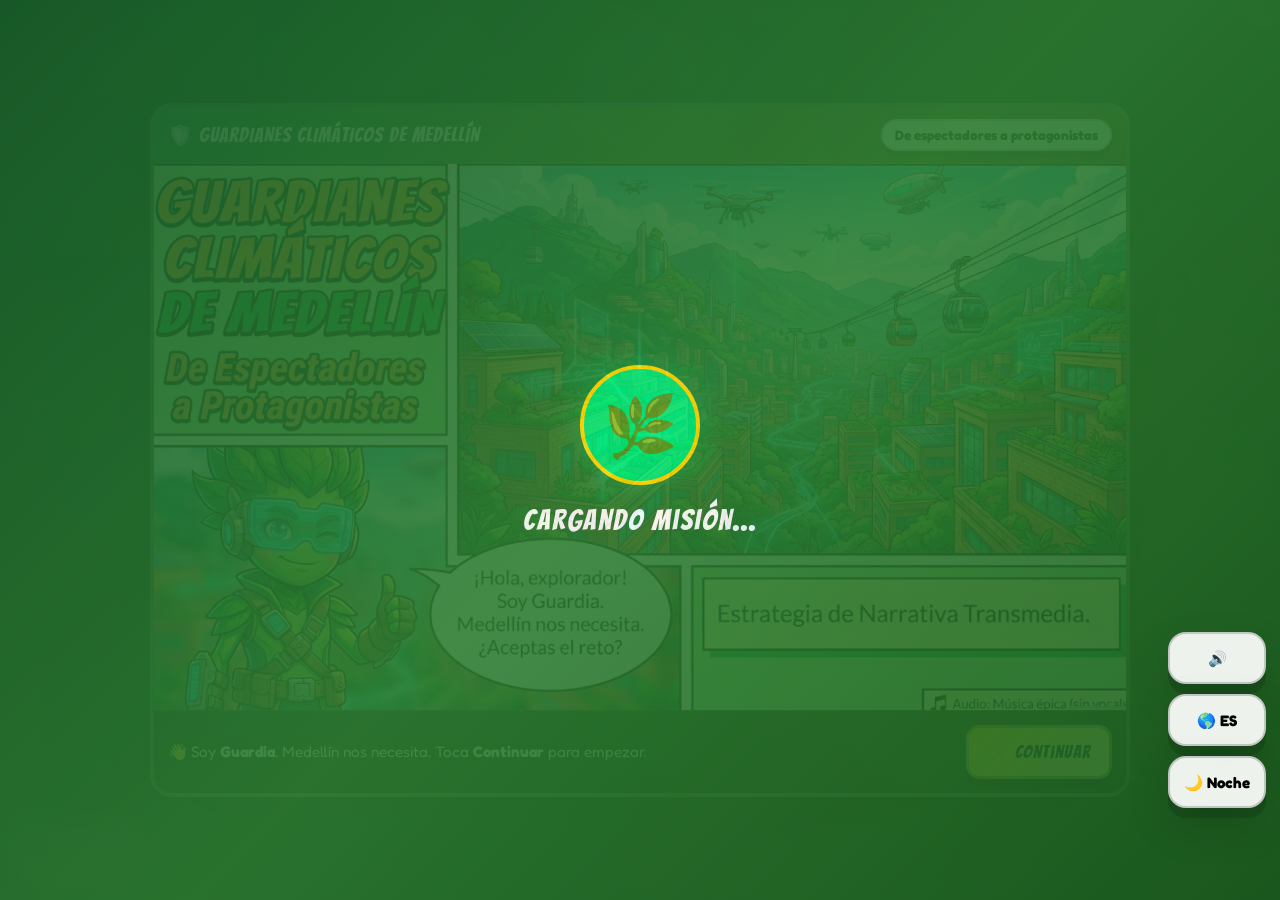
<file: zona-ciudad.html>
<!DOCTYPE html>
<html lang="es">
<head>
<meta charset="UTF-8" />
<meta name="viewport" content="width=device-width, initial-scale=1.0, viewport-fit=cover" />
<meta http-equiv="refresh" content="1; url=./index.html#consecuencias" />
<title>Redirección de Zona | Guardianes Climáticos</title>
<style>
  :root{--verde:#1a5e2a;--verde2:#4CAF50;--fondo:#f4fff5;--texto:#14361d;--card:#ffffff;--borde:#d4ead9}
  *{box-sizing:border-box} body{margin:0;font-family:system-ui,-apple-system,Segoe UI,Roboto,Arial,sans-serif;background:linear-gradient(180deg,#effff2,#e1f8e6);color:var(--texto);display:grid;min-height:100svh;place-items:center;padding:24px}
  .card{width:min(100%,620px);background:var(--card);border:1px solid var(--borde);border-radius:24px;padding:24px;box-shadow:0 20px 48px rgba(0,0,0,.08);text-align:center}
  h1{margin:0 0 10px;font-size:clamp(1.4rem,4vw,2rem)}
  p{margin:0 0 16px;line-height:1.6}
  a{display:inline-block;background:var(--verde);color:#fff;padding:12px 18px;border-radius:999px;font-weight:700;text-decoration:none}
</style>
</head>
<body>
  <main class="card">
    <h1>Redirección de Zona</h1>
    <p id="legacy-note">Esta zona fue integrada dentro de las misiones principales.</p>
    <p>Serás redirigido automáticamente en un momento.</p>
    <a href="./index.html#consecuencias">Abrir experiencia principal</a>
  </main>
  <script src="js/app.js"></script>
<script>
(function(){
  async function cleanupWebAppOnly(){
    try{
      if('serviceWorker' in navigator){
        const regs = await navigator.serviceWorker.getRegistrations();
        await Promise.all(regs.map(r => r.unregister().catch(() => false)));
      }
      if('caches' in window){
        const keys = await caches.keys();
        await Promise.all(keys.filter(k => /guardianes|gcmed|climatic|pwa/i.test(k)).map(k => caches.delete(k)));
      }
    }catch(err){
      console.warn('Limpieza web app only:', err);
    }
  }
  window.addEventListener('load', cleanupWebAppOnly, { once:true });
})();
</script>
</body>
</html>
</file>
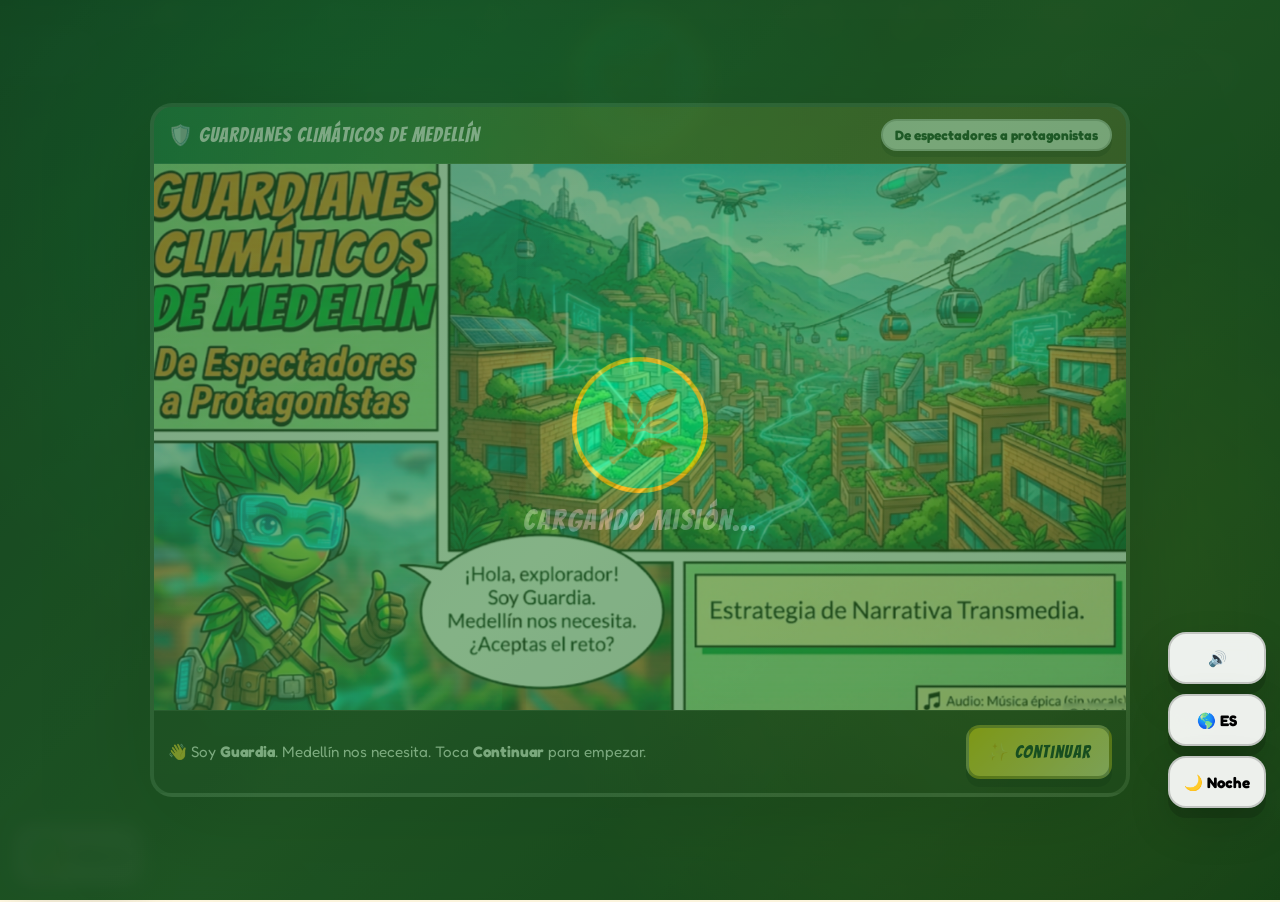
<file: zona-energia.html>
<!DOCTYPE html>
<html lang="es">
<head>
<meta charset="UTF-8" />
<meta name="viewport" content="width=device-width, initial-scale=1.0, viewport-fit=cover" />
<meta http-equiv="refresh" content="1; url=./index.html#soluciones" />
<title>Redirección de Zona | Guardianes Climáticos</title>
<style>
  :root{--verde:#1a5e2a;--verde2:#4CAF50;--fondo:#f4fff5;--texto:#14361d;--card:#ffffff;--borde:#d4ead9}
  *{box-sizing:border-box} body{margin:0;font-family:system-ui,-apple-system,Segoe UI,Roboto,Arial,sans-serif;background:linear-gradient(180deg,#effff2,#e1f8e6);color:var(--texto);display:grid;min-height:100svh;place-items:center;padding:24px}
  .card{width:min(100%,620px);background:var(--card);border:1px solid var(--borde);border-radius:24px;padding:24px;box-shadow:0 20px 48px rgba(0,0,0,.08);text-align:center}
  h1{margin:0 0 10px;font-size:clamp(1.4rem,4vw,2rem)}
  p{margin:0 0 16px;line-height:1.6}
  a{display:inline-block;background:var(--verde);color:#fff;padding:12px 18px;border-radius:999px;font-weight:700;text-decoration:none}
</style>
</head>
<body>
  <main class="card">
    <h1>Redirección de Zona</h1>
    <p id="legacy-note">Esta zona fue integrada dentro de las misiones principales.</p>
    <p>Serás redirigido automáticamente en un momento.</p>
    <a href="./index.html#soluciones">Abrir experiencia principal</a>
  </main>
  <script src="js/app.js"></script>
<script>
(function(){
  async function cleanupWebAppOnly(){
    try{
      if('serviceWorker' in navigator){
        const regs = await navigator.serviceWorker.getRegistrations();
        await Promise.all(regs.map(r => r.unregister().catch(() => false)));
      }
      if('caches' in window){
        const keys = await caches.keys();
        await Promise.all(keys.filter(k => /guardianes|gcmed|climatic|pwa/i.test(k)).map(k => caches.delete(k)));
      }
    }catch(err){
      console.warn('Limpieza web app only:', err);
    }
  }
  window.addEventListener('load', cleanupWebAppOnly, { once:true });
})();
</script>
</body>
</html>
</file>
